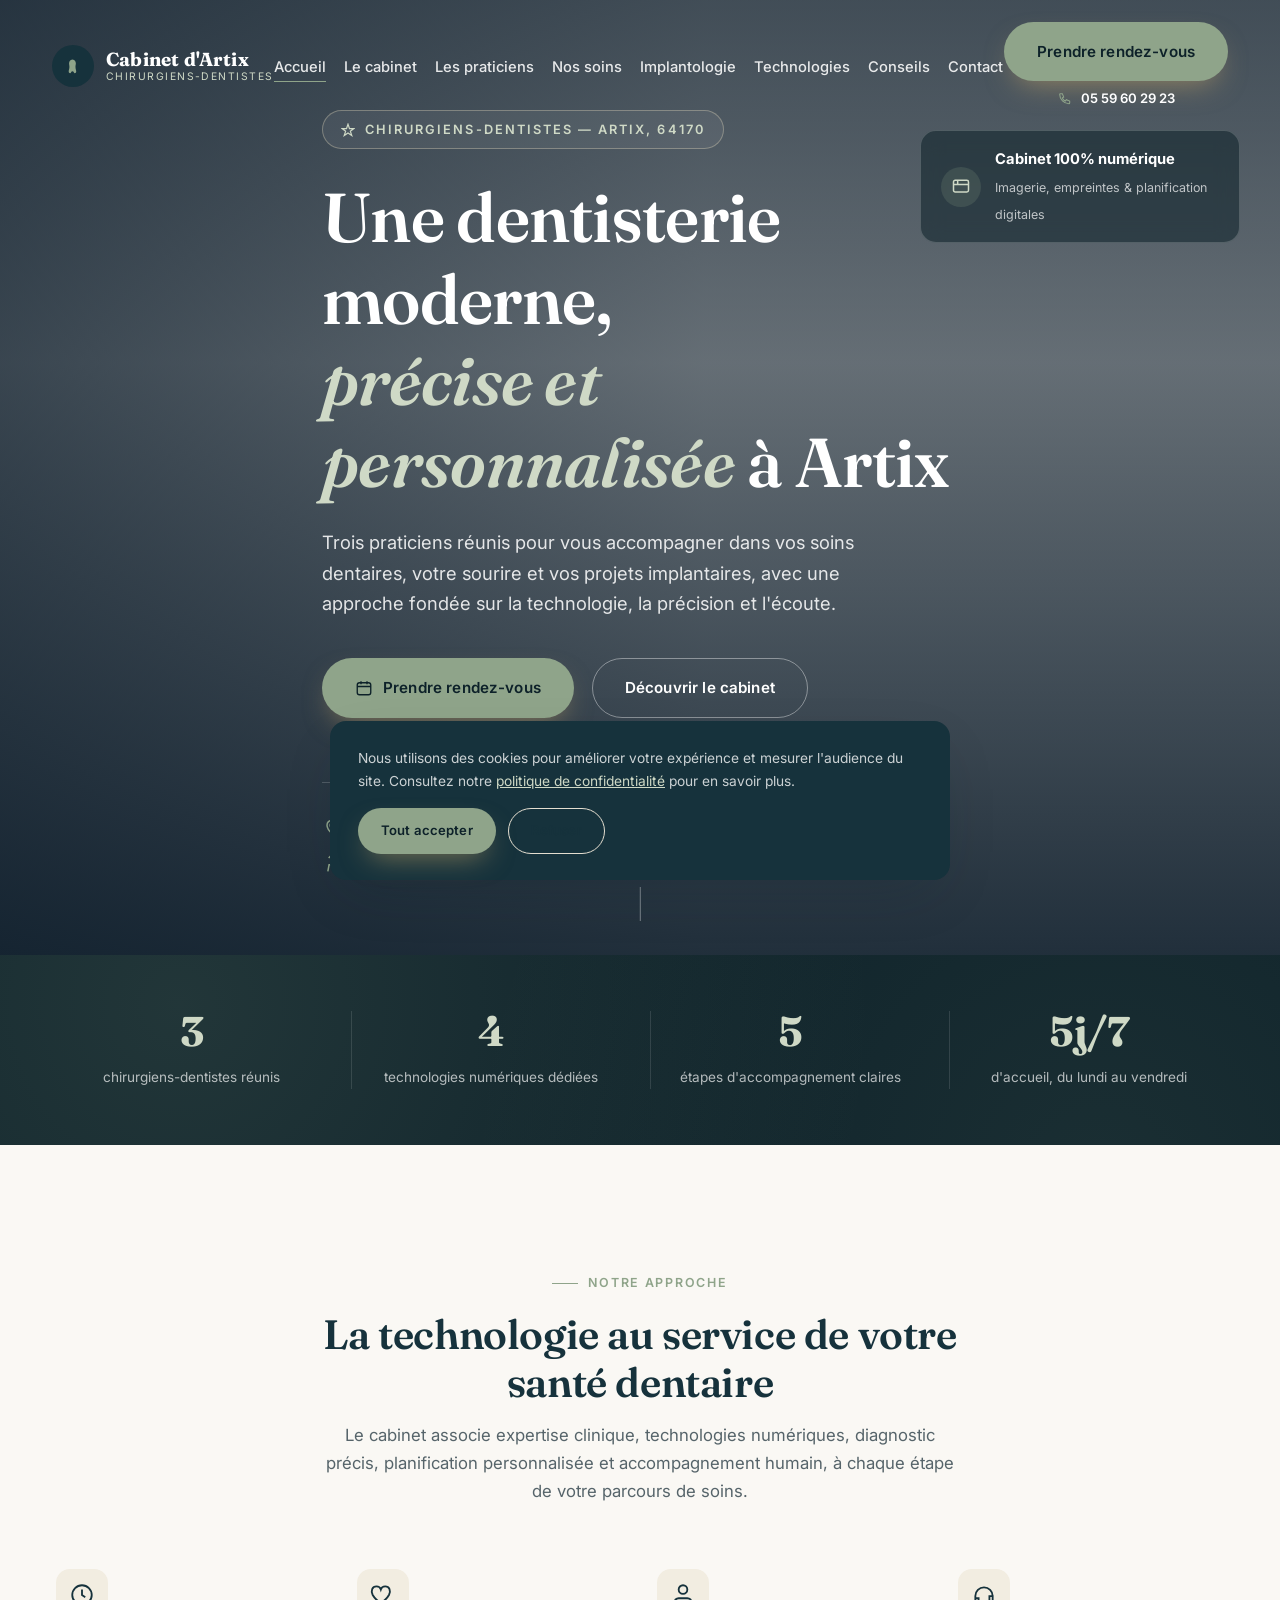
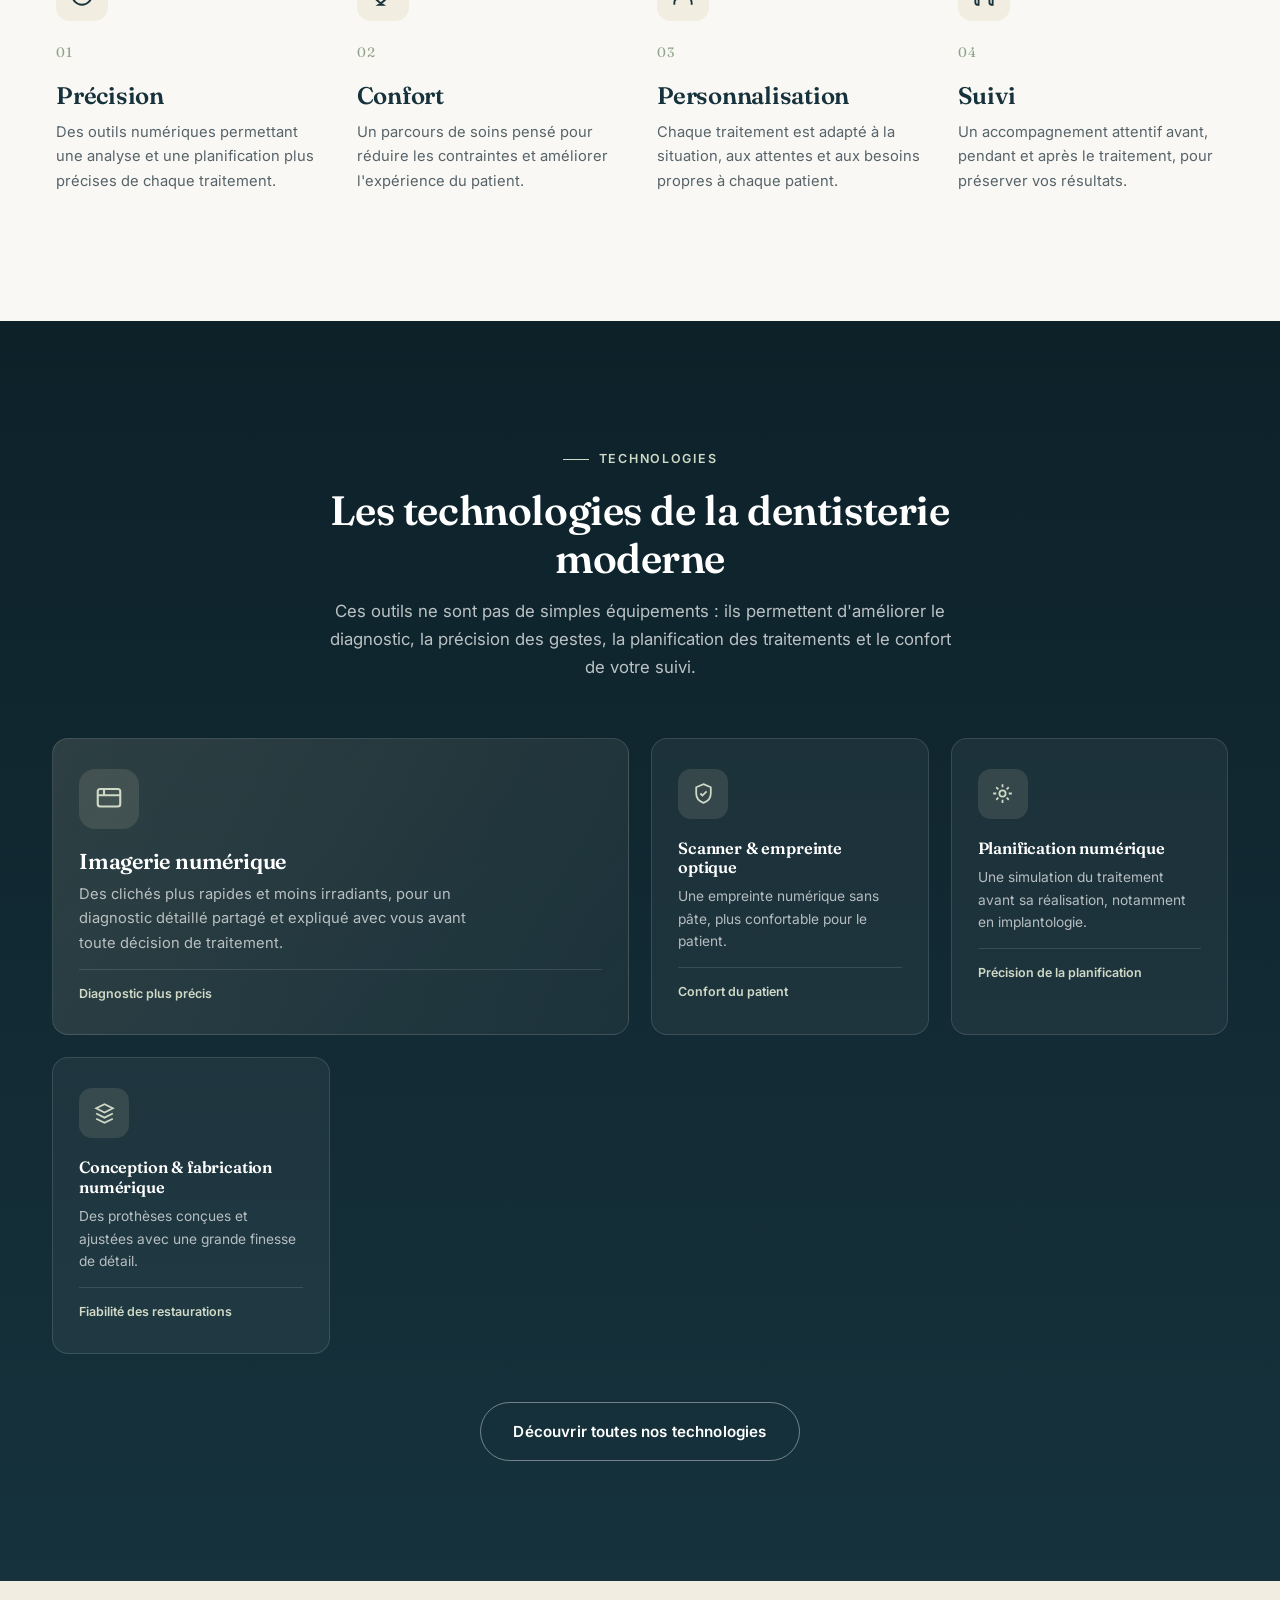
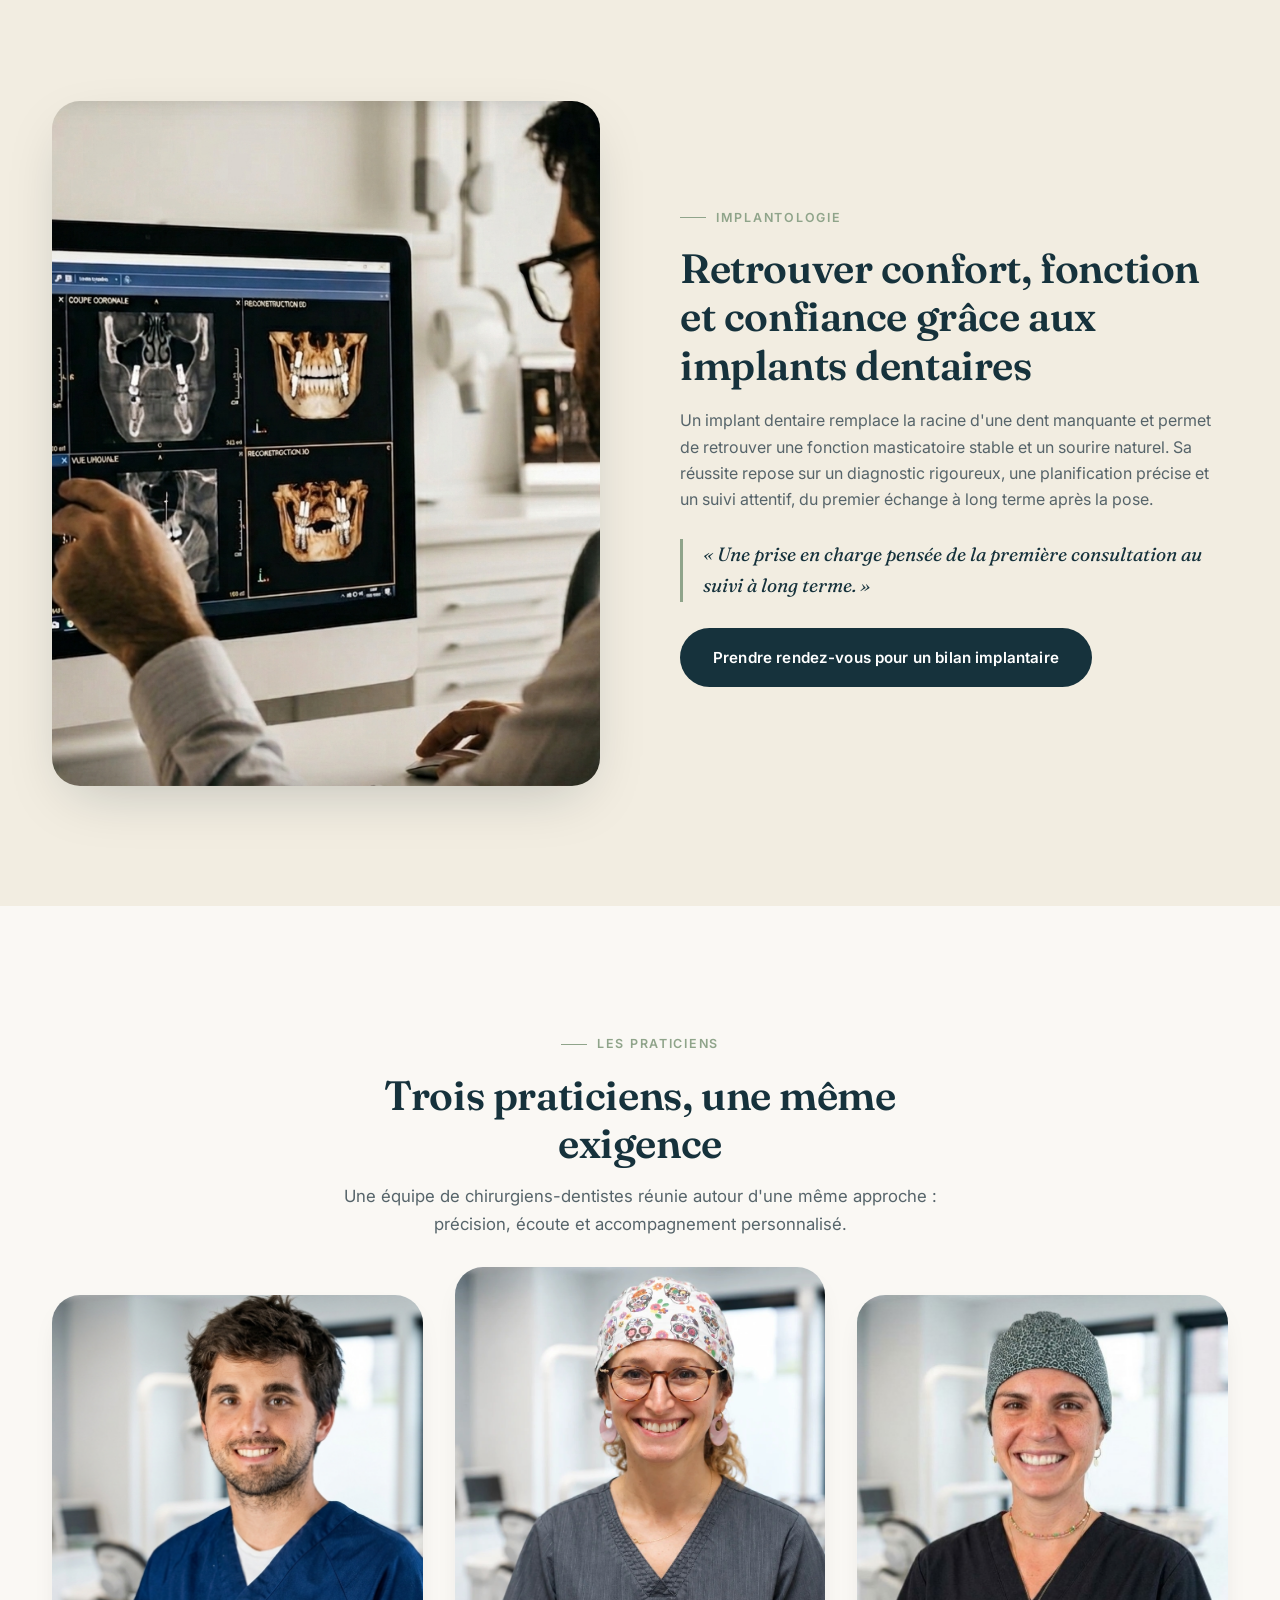
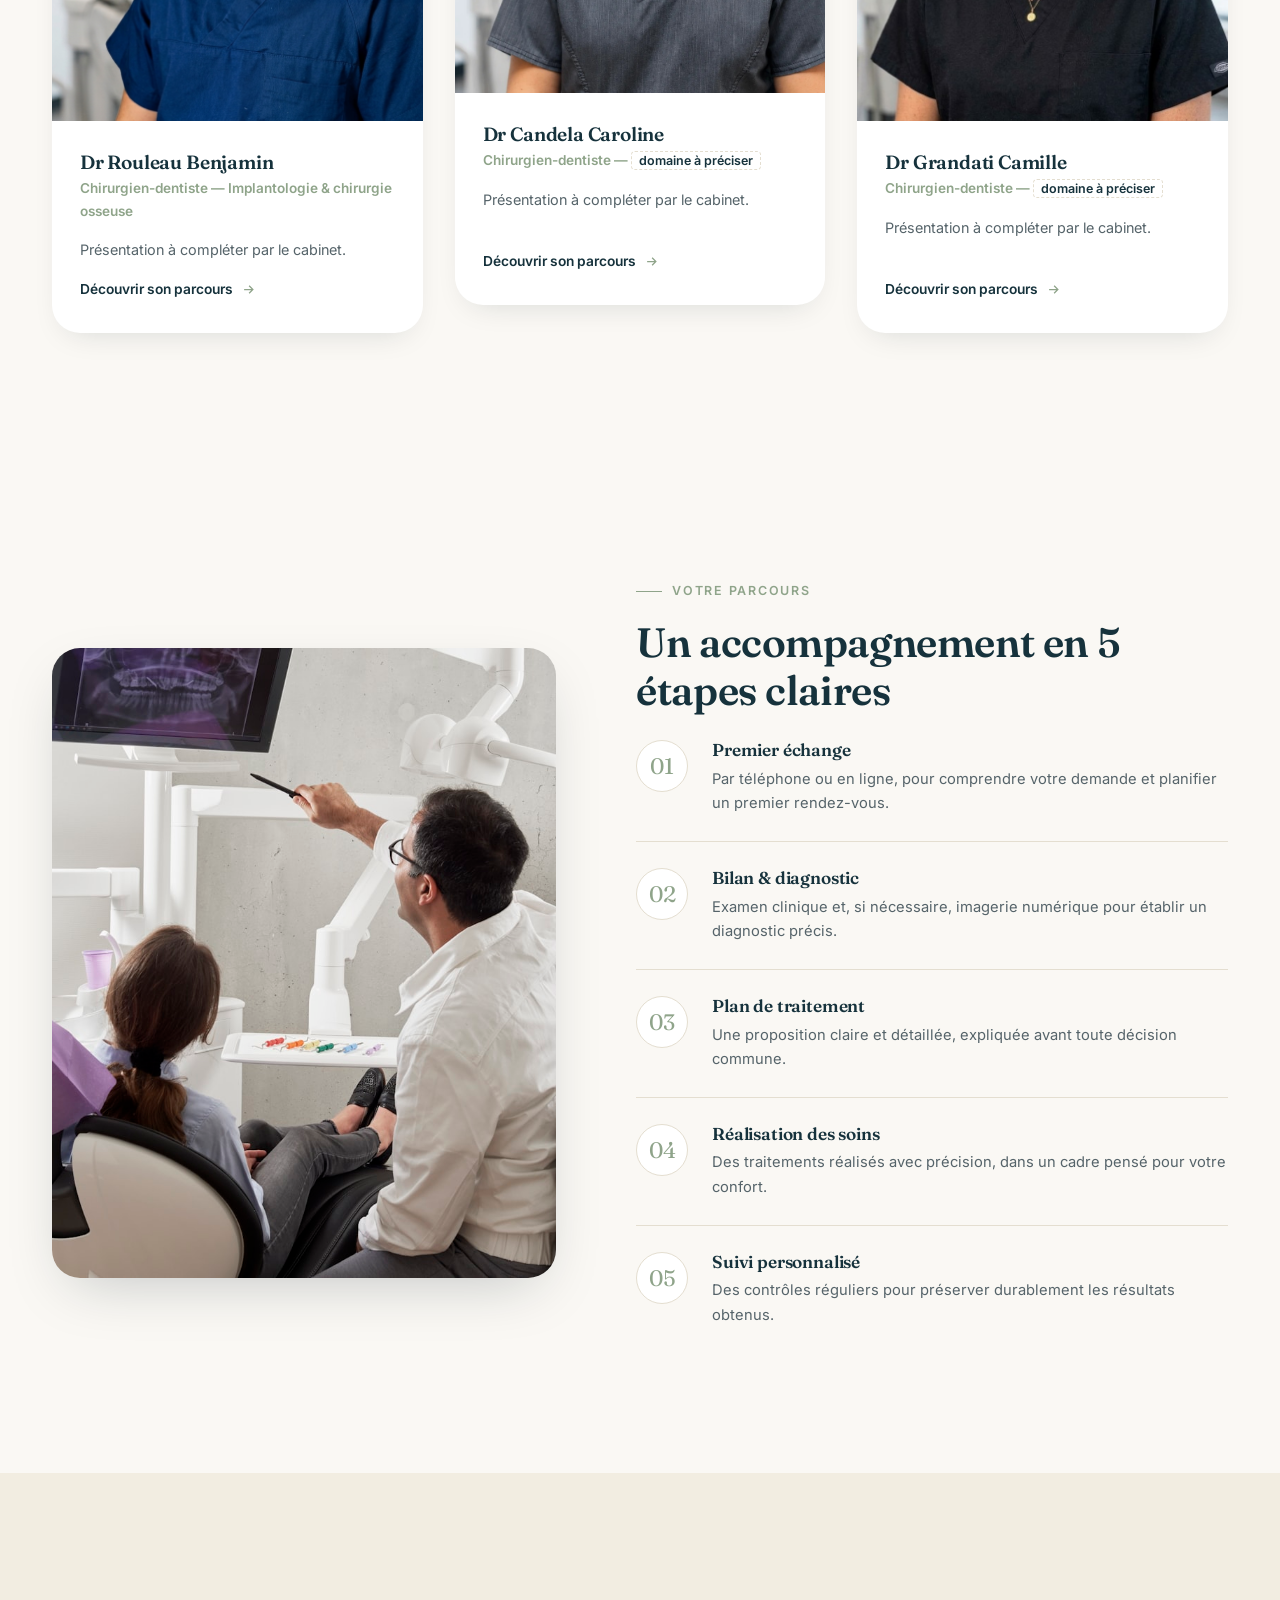
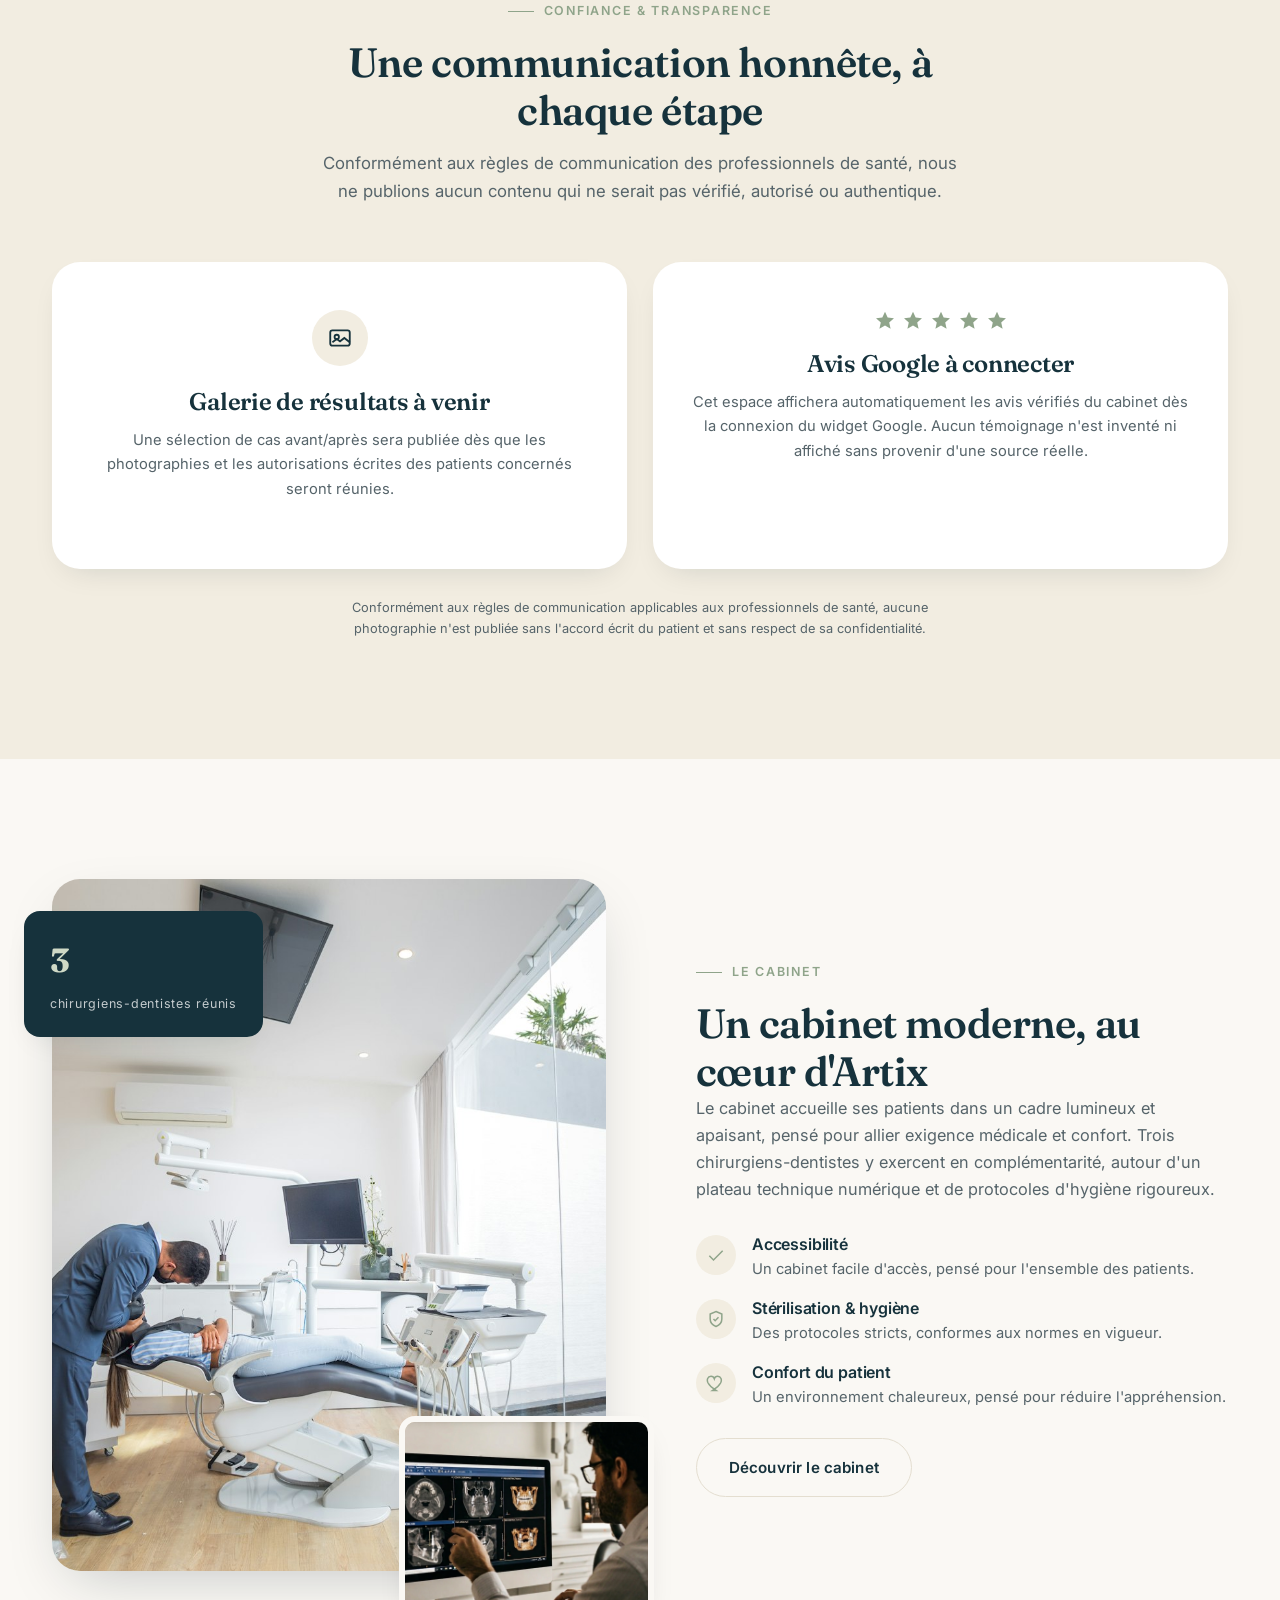
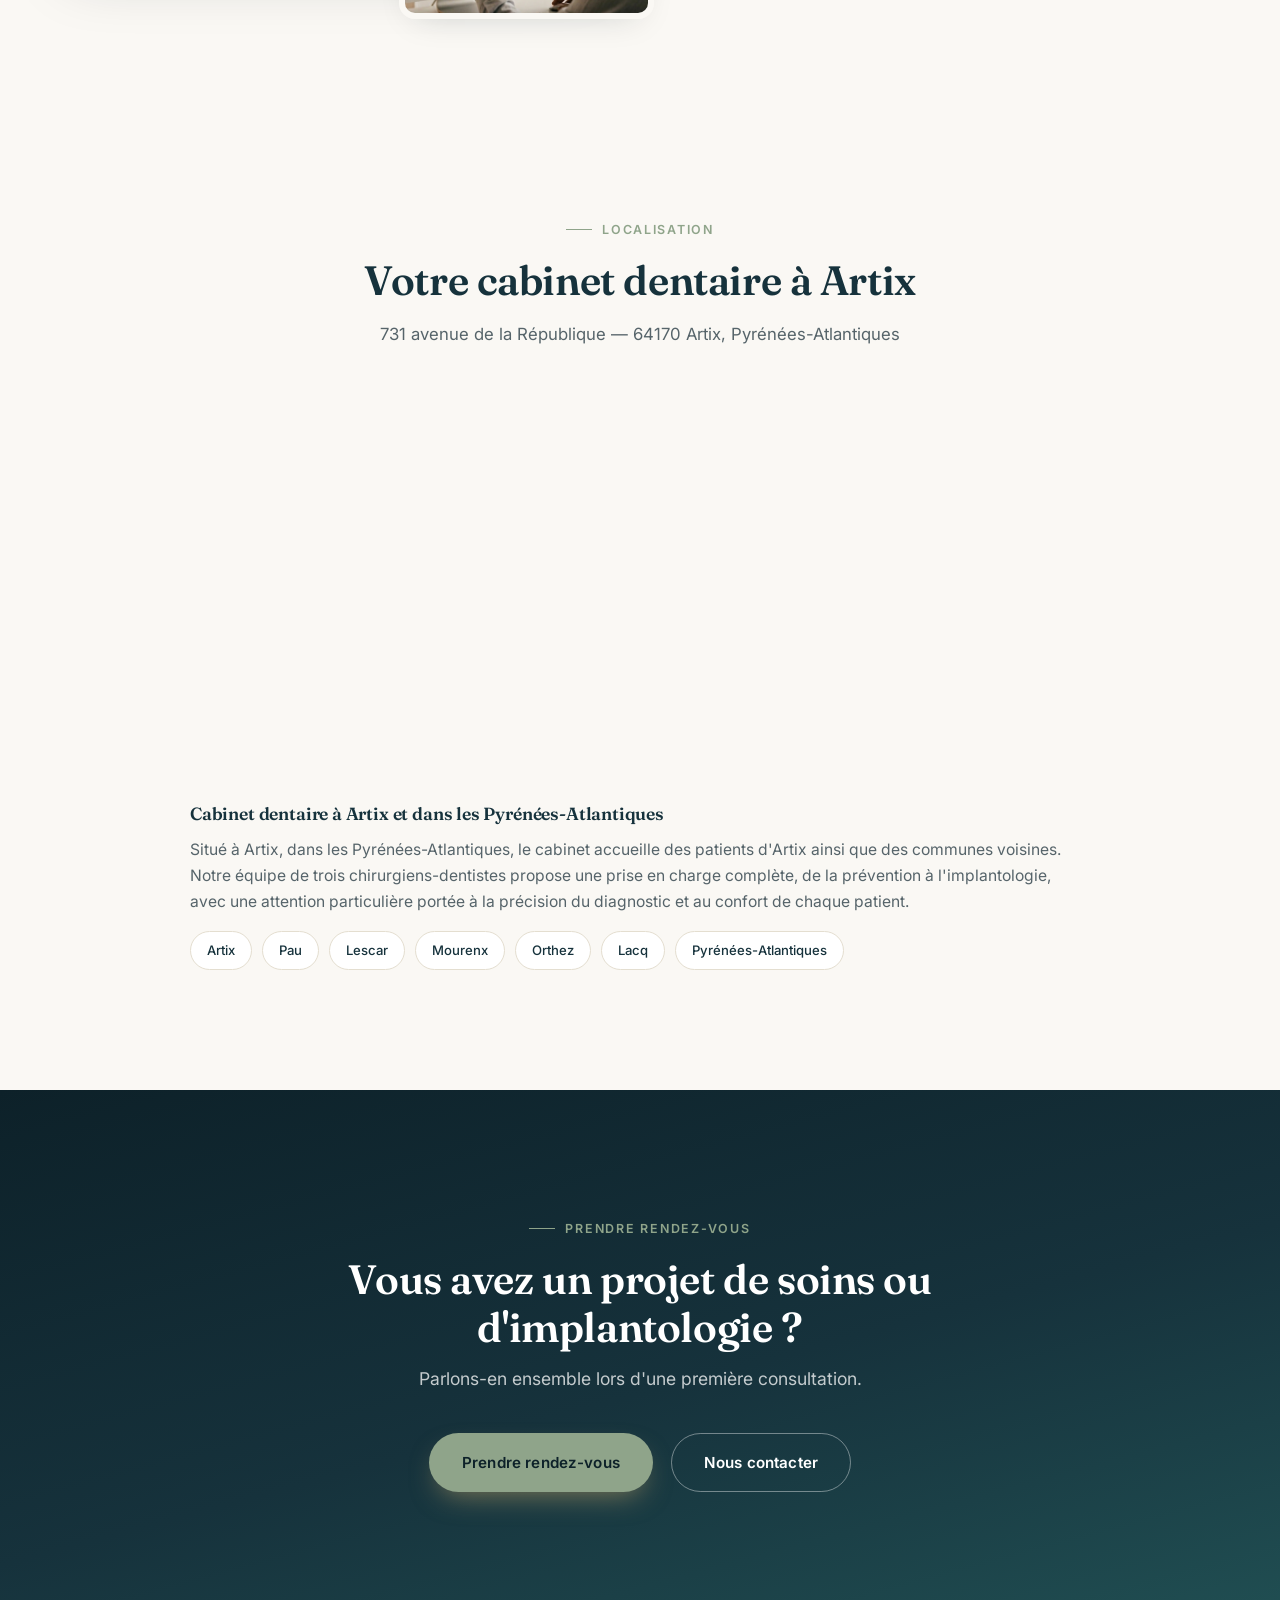
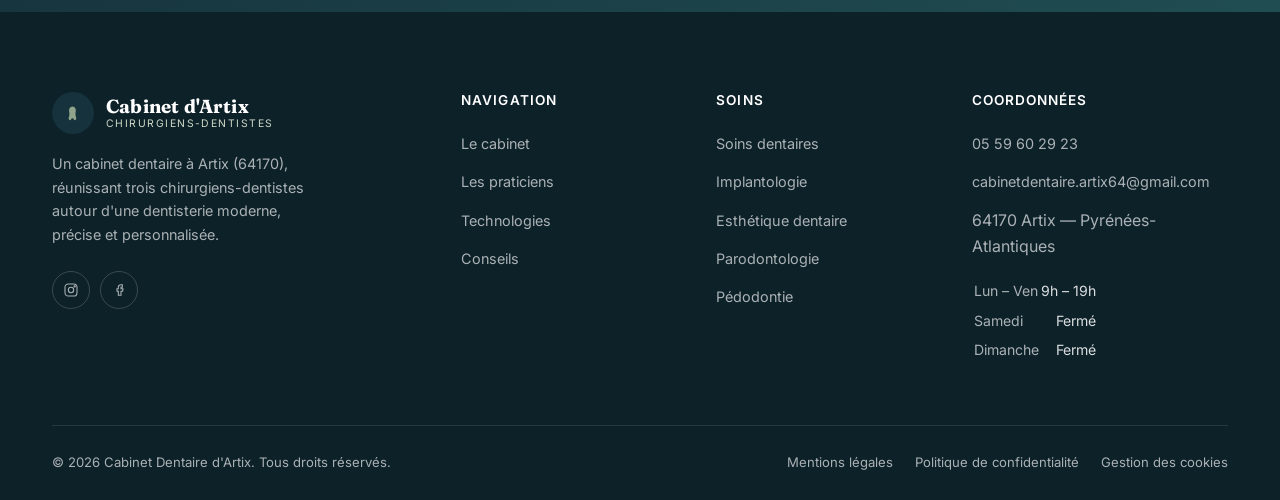
<file: index.html>
<!DOCTYPE html>
<html lang="fr">
<head>
<meta charset="UTF-8">
<meta name="viewport" content="width=device-width, initial-scale=1.0">
<title>Cabinet Dentaire d'Artix — Chirurgiens-dentistes à Artix (64170)</title>
<meta name="description" content="Cabinet dentaire à Artix (64170), Pyrénées-Atlantiques. Trois chirurgiens-dentistes réunis autour de l'implantologie, l'esthétique du sourire et les technologies numériques. Prise en charge personnalisée.">
<meta name="keywords" content="dentiste Artix, cabinet dentaire Artix, chirurgien dentiste Artix 64170, implant dentaire Artix, implantologie Artix, implants dentaires Pyrénées-Atlantiques, dentiste Pyrénées-Atlantiques, cabinet dentaire 64170">
<link rel="canonical" href="https://www.cabinet-dentaire-artix.fr/">
<meta property="og:title" content="Cabinet Dentaire d'Artix — Une dentisterie moderne, précise et personnalisée">
<meta property="og:description" content="Trois chirurgiens-dentistes à Artix (64170), au service de votre sourire, avec une approche fondée sur la technologie, la précision et l'écoute.">
<meta property="og:type" content="website">
<link rel="icon" href="data:image/svg+xml,%3Csvg xmlns='http://www.w3.org/2000/svg' viewBox='0 0 24 24'%3E%3Crect width='24' height='24' rx='6' fill='%2316323c'/%3E%3Cpath fill='%238fa48a' d='M12 5c-2.5 0-4.3 1.7-4.3 4 0 1.6.4 2.4.4 4 0 2.3-.8 3.1-.8 5 0 1.1.7 1.9 1.5 1.9 1.1 0 1.1-2.3 2.6-2.3s1.5 2.3 2.6 2.3c.8 0 1.5-.8 1.5-1.9 0-1.9-.8-2.7-.8-5 0-1.6.4-2.4.4-4 0-2.3-1.8-4-4.3-4z'/%3E%3C/svg%3E">
<link rel="preconnect" href="https://fonts.googleapis.com">
<link rel="preconnect" href="https://fonts.gstatic.com" crossorigin>
<link href="https://fonts.googleapis.com/css2?family=Fraunces:ital,opsz,wght@0,9..144,500;0,9..144,600;1,9..144,500&family=Inter:wght@400;500;600;700&display=swap" rel="stylesheet">
<link rel="stylesheet" href="css/style.css">

<!-- JSON-LD SEO local — coordonnées à confirmer par le cabinet avant mise en ligne -->
<script type="application/ld+json">
{
  "@context": "https://schema.org",
  "@type": "Dentist",
  "name": "Cabinet Dentaire d'Artix",
  "image": "assets/img/cabinet-benjamin.jpg",
  "telephone": "+33559602923",
  "email": "cabinetdentaire.artix64@gmail.com",
  "priceRange": "€€",
  "address": {
    "@type": "PostalAddress",
    "streetAddress": "731 avenue de la République",
    "addressLocality": "Artix",
    "postalCode": "64170",
    "addressRegion": "Pyrénées-Atlantiques",
    "addressCountry": "FR"
  },
  "geo": { "@type": "GeoCoordinates", "latitude": 43.3667, "longitude": -0.3833 },
  "areaServed": ["Artix", "Pau", "Lescar", "Mourenx", "Orthez", "Pyrénées-Atlantiques"],
  "medicalSpecialty": ["Dentistry", "Implantology", "Periodontics"],
  "openingHours": ["Mo-Fr 09:00-19:00"],
  "employee": [
    { "@type": "Dentist", "name": "Dr Rouleau Benjamin" },
    { "@type": "Dentist", "name": "Dr Candela Caroline" },
    { "@type": "Dentist", "name": "Dr Grandati Camille" }
  ]
}
</script>
</head>
<body>

<!-- ============ HEADER ============ -->
<header class="site-header" id="siteHeader">
  <div class="container">
    <a href="index.html" class="logo">
      <span class="logo-mark">
        <svg viewBox="0 0 24 24" fill="none"><path d="M12 5c-2.5 0-4.3 1.7-4.3 4 0 1.6.4 2.4.4 4 0 2.3-.8 3.1-.8 5 0 1.1.7 1.9 1.5 1.9 1.1 0 1.1-2.3 2.6-2.3s1.5 2.3 2.6 2.3c.8 0 1.5-.8 1.5-1.9 0-1.9-.8-2.7-.8-5 0-1.6.4-2.4.4-4 0-2.3-1.8-4-4.3-4z" fill="currentColor"/></svg>
      </span>
      <span class="logo-text">
        <strong>Cabinet d'Artix</strong>
        <span>Chirurgiens-dentistes</span>
      </span>
    </a>

    <nav class="main-nav">
      <ul>
        <li><a href="index.html" class="active">Accueil</a></li>
        <li><a href="le-cabinet.html">Le cabinet</a></li>
        <li><a href="les-praticiens.html">Les praticiens</a></li>
        <li><a href="soins-dentaires.html">Nos soins</a></li>
        <li><a href="implantologie.html">Implantologie</a></li>
        <li><a href="technologies.html">Technologies</a></li>
        <li><a href="conseils.html">Conseils</a></li>
        <li><a href="contact.html">Contact</a></li>
      </ul>
    </nav>

    <div class="header-actions">
      <div class="header-cta">
        <a href="contact.html" class="btn btn-primary">Prendre rendez-vous</a>
        <a href="tel:+33559602923" class="header-call">
          <svg viewBox="0 0 24 24" fill="none" stroke="currentColor" stroke-width="1.6"><path d="M4 5c0-.6.4-1 1-1h3l2 5-2 1.5c.9 2 2.5 3.6 4.5 4.5L14 13l5 2v3c0 .6-.4 1-1 1C10.6 19 4 12.4 4 5z"/></svg>
          <span>05 59 60 29 23</span>
        </a>
      </div>
      <button class="nav-toggle" id="navToggle" aria-label="Ouvrir le menu">
        <span></span><span></span><span></span>
      </button>
    </div>
  </div>
</header>

<div class="mobile-nav-panel" id="mobileNav">
  <ul>
    <li><a href="index.html">Accueil</a></li>
    <li><a href="le-cabinet.html">Le cabinet</a></li>
    <li><a href="les-praticiens.html">Les praticiens</a></li>
    <li><a href="soins-dentaires.html">Nos soins</a></li>
    <li><a href="implantologie.html">Implantologie</a></li>
    <li><a href="technologies.html">Technologies</a></li>
    <li><a href="conseils.html">Conseils</a></li>
    <li><a href="contact.html">Contact</a></li>
  </ul>
  <a href="contact.html" class="btn btn-primary">Prendre rendez-vous</a>
  <a href="tel:+33559602923" class="header-call">
    <svg viewBox="0 0 24 24" fill="none" stroke="currentColor" stroke-width="1.6" style="width:18px;height:18px"><path d="M4 5c0-.6.4-1 1-1h3l2 5-2 1.5c.9 2 2.5 3.6 4.5 4.5L14 13l5 2v3c0 .6-.4 1-1 1C10.6 19 4 12.4 4 5z"/></svg>
    05 59 60 29 23
  </a>
</div>

<main>

<!-- ============ HERO ============ -->
<section class="hero" id="accueil">
  <div class="hero-media">
    <img class="hero-media-img is-a" src="assets/img/cabinet-benjamin.jpg" alt="Salle de soins du Dr Rouleau Benjamin, au Cabinet Dentaire d'Artix" loading="eager">
    <img class="hero-media-img is-b" src="assets/img/cabinet-camille.jpg" alt="Salle de soins du Dr Grandati Camille, au Cabinet Dentaire d'Artix" loading="eager">
  </div>
  <div class="hero-floating-badge">
    <span class="ico"><svg viewBox="0 0 24 24" fill="none" stroke="currentColor" stroke-width="1.8"><rect x="3" y="4" width="18" height="14" rx="2"/><path d="M3 9h18M8 4v5"/></svg></span>
    <div><strong>Cabinet 100% numérique</strong><span>Imagerie, empreintes &amp; planification digitales</span></div>
  </div>
  <div class="container hero-content">
    <div class="hero-eyebrow">
      <svg width="14" height="14" viewBox="0 0 24 24" fill="none" stroke="currentColor" stroke-width="2"><path d="M12 2l2.5 7.5H22l-6 4.5 2.5 7.5L12 17l-6.5 4.5L8 14l-6-4.5h7.5z"/></svg>
      Chirurgiens-dentistes — Artix, 64170
    </div>
    <h1 data-reveal>Une dentisterie moderne,<br><em>précise et personnalisée</em> à Artix</h1>
    <p class="hero-lead" data-reveal>
      Trois praticiens réunis pour vous accompagner dans vos soins dentaires, votre sourire et vos
      projets implantaires, avec une approche fondée sur la technologie, la précision et l'écoute.
    </p>
    <div class="hero-actions" data-reveal>
      <a href="contact.html" class="btn btn-primary">
        <svg viewBox="0 0 24 24" fill="none" stroke="currentColor" stroke-width="1.8"><rect x="3" y="5" width="18" height="16" rx="3"/><path d="M8 3v4M16 3v4M3 10h18"/></svg>
        Prendre rendez-vous
      </a>
      <a href="le-cabinet.html" class="btn btn-ghost-light">Découvrir le cabinet</a>
    </div>
    <div class="hero-badges" data-reveal>
      <div class="hero-badge">
        <svg viewBox="0 0 24 24" fill="none" stroke="currentColor" stroke-width="1.8"><path d="M12 21s-6-5.5-6-10a6 6 0 1112 0c0 4.5-6 10-6 10z"/><circle cx="12" cy="11" r="2.2"/></svg>
        Artix — 64170
      </div>
      <div class="hero-badge">
        <svg viewBox="0 0 24 24" fill="none" stroke="currentColor" stroke-width="1.8"><circle cx="12" cy="8" r="3.4"/><path d="M5 20c0-3.5 3-6 7-6s7 2.5 7 6"/></svg>
        3 chirurgiens-dentistes
      </div>
      <div class="hero-badge">
        <svg viewBox="0 0 24 24" fill="none" stroke="currentColor" stroke-width="1.8"><rect x="4" y="3" width="16" height="18" rx="2"/><path d="M8 8h8M8 12h8M8 16h5"/></svg>
        Technologies numériques
      </div>
      <div class="hero-badge">
        <svg viewBox="0 0 24 24" fill="none" stroke="currentColor" stroke-width="1.8"><path d="M12 2v13M8 6l4-4 4 4"/><path d="M7 22l1.5-8h7L17 22"/></svg>
        Implantologie &amp; esthétique
      </div>
    </div>
  </div>
  <div class="scroll-cue"><span>Défiler</span><span class="line"></span></div>
</section>

<!-- ============ CHIFFRES CLÉS ============ -->
<section class="stats-band">
  <div class="container stats-band-grid" data-reveal-group>
    <div class="stat-item" data-reveal style="--i:0">
      <strong>3</strong>
      <span>chirurgiens-dentistes réunis</span>
    </div>
    <div class="stat-item" data-reveal style="--i:1">
      <strong>4</strong>
      <span>technologies numériques dédiées</span>
    </div>
    <div class="stat-item" data-reveal style="--i:2">
      <strong>5</strong>
      <span>étapes d'accompagnement claires</span>
    </div>
    <div class="stat-item" data-reveal style="--i:3">
      <strong>5j/7</strong>
      <span>d'accueil, du lundi au vendredi</span>
    </div>
  </div>
</section>

<!-- ============ NOTRE APPROCHE ============ -->
<section class="pillars section-pad" id="approche">
  <div class="container">
    <div class="section-head center" data-reveal>
      <div class="eyebrow">Notre approche</div>
      <h2>La technologie au service de votre santé dentaire</h2>
      <p>Le cabinet associe expertise clinique, technologies numériques, diagnostic précis, planification personnalisée et accompagnement humain, à chaque étape de votre parcours de soins.</p>
    </div>

    <div class="pillars-grid" data-reveal-group>
      <div class="pillar-card" data-reveal style="--i:0">
        <div class="ico"><svg viewBox="0 0 24 24" fill="none" stroke="currentColor" stroke-width="1.7"><circle cx="12" cy="12" r="9"/><path d="M12 7v5l3 2"/></svg></div>
        <span class="pillar-num">01</span>
        <h3>Précision</h3>
        <p>Des outils numériques permettant une analyse et une planification plus précises de chaque traitement.</p>
      </div>
      <div class="pillar-card" data-reveal style="--i:1">
        <div class="ico"><svg viewBox="0 0 24 24" fill="none" stroke="currentColor" stroke-width="1.7"><path d="M12 21s-7-4.5-9.5-9C.5 8 2 4 6 4c2 0 3.5 1.2 4 2.8C10.5 5.2 12 4 14 4c4 0 5.5 4 3.5 8-2.5 4.5-9.5 9-9.5 9z"/></svg></div>
        <span class="pillar-num">02</span>
        <h3>Confort</h3>
        <p>Un parcours de soins pensé pour réduire les contraintes et améliorer l'expérience du patient.</p>
      </div>
      <div class="pillar-card" data-reveal style="--i:2">
        <div class="ico"><svg viewBox="0 0 24 24" fill="none" stroke="currentColor" stroke-width="1.7"><path d="M20 21v-2a4 4 0 00-4-4H8a4 4 0 00-4 4v2"/><circle cx="12" cy="7" r="4"/></svg></div>
        <span class="pillar-num">03</span>
        <h3>Personnalisation</h3>
        <p>Chaque traitement est adapté à la situation, aux attentes et aux besoins propres à chaque patient.</p>
      </div>
      <div class="pillar-card" data-reveal style="--i:3">
        <div class="ico"><svg viewBox="0 0 24 24" fill="none" stroke="currentColor" stroke-width="1.7"><path d="M4 13a8 8 0 0116 0M4 13v6a2 2 0 002 2h1v-6H4zm14 0h2v8h-1a2 2 0 01-2-2v-6z"/></svg></div>
        <span class="pillar-num">04</span>
        <h3>Suivi</h3>
        <p>Un accompagnement attentif avant, pendant et après le traitement, pour préserver vos résultats.</p>
      </div>
    </div>
  </div>
</section>

<!-- ============ TECHNOLOGIES (teaser) ============ -->
<section class="tech section-pad" id="technologies">
  <div class="container">
    <div class="section-head center" data-reveal>
      <div class="eyebrow">Technologies</div>
      <h2>Les technologies de la dentisterie moderne</h2>
      <p>Ces outils ne sont pas de simples équipements : ils permettent d'améliorer le diagnostic, la précision des gestes, la planification des traitements et le confort de votre suivi.</p>
    </div>

    <div class="tech-grid tech-grid--bento" data-reveal-group>
      <div class="tech-card" data-reveal style="--i:0">
        <div class="ico"><svg viewBox="0 0 24 24" fill="none" stroke="currentColor" stroke-width="1.7"><rect x="3" y="4" width="18" height="14" rx="2"/><path d="M3 9h18M8 4v5"/></svg></div>
        <h3>Imagerie numérique</h3>
        <p>Des clichés plus rapides et moins irradiants, pour un diagnostic détaillé partagé et expliqué avec vous avant toute décision de traitement.</p>
        <div class="tech-benefit">Diagnostic plus précis</div>
      </div>
      <div class="tech-card" data-reveal style="--i:1">
        <div class="ico"><svg viewBox="0 0 24 24" fill="none" stroke="currentColor" stroke-width="1.7"><path d="M12 3l7 3v6c0 4.5-3 7.5-7 9-4-1.5-7-4.5-7-9V6l7-3z"/><path d="M9 12l2 2 4-4"/></svg></div>
        <h3>Scanner &amp; empreinte optique</h3>
        <p>Une empreinte numérique sans pâte, plus confortable pour le patient.</p>
        <div class="tech-benefit">Confort du patient</div>
      </div>
      <div class="tech-card" data-reveal style="--i:2">
        <div class="ico"><svg viewBox="0 0 24 24" fill="none" stroke="currentColor" stroke-width="1.7"><circle cx="12" cy="12" r="3"/><path d="M3 12h3M18 12h3M12 3v3M12 18v3M6 6l2 2M16 16l2 2M6 18l2-2M16 8l2-2"/></svg></div>
        <h3>Planification numérique</h3>
        <p>Une simulation du traitement avant sa réalisation, notamment en implantologie.</p>
        <div class="tech-benefit">Précision de la planification</div>
      </div>
      <div class="tech-card" data-reveal style="--i:3">
        <div class="ico"><svg viewBox="0 0 24 24" fill="none" stroke="currentColor" stroke-width="1.7"><path d="M4 7l8-4 8 4-8 4-8-4z"/><path d="M4 12l8 4 8-4M4 17l8 4 8-4"/></svg></div>
        <h3>Conception &amp; fabrication numérique</h3>
        <p>Des prothèses conçues et ajustées avec une grande finesse de détail.</p>
        <div class="tech-benefit">Fiabilité des restaurations</div>
      </div>
    </div>

    <div style="text-align:center; margin-top:48px;" data-reveal>
      <a href="technologies.html" class="btn btn-ghost-light">Découvrir toutes nos technologies</a>
    </div>
  </div>
</section>

<!-- ============ IMPLANTOLOGIE ============ -->
<section class="implant-cta section-pad" id="implantologie">
  <div class="container implant-cta-grid">
    <div class="implant-cta-media" data-reveal>
      <img src="assets/img/scanner-intraoral.jpg" alt="Praticien étudiant une planification implantaire numérique" loading="lazy">
    </div>
    <div data-reveal>
      <div class="eyebrow">Implantologie</div>
      <h2>Retrouver confort, fonction et confiance grâce aux implants dentaires</h2>
      <p style="color:var(--ink-soft); margin-top:18px;">
        Un implant dentaire remplace la racine d'une dent manquante et permet de retrouver une fonction
        masticatoire stable et un sourire naturel. Sa réussite repose sur un diagnostic rigoureux, une
        planification précise et un suivi attentif, du premier échange à long terme après la pose.
      </p>
      <blockquote class="implant-tagline">« Une prise en charge pensée de la première consultation au suivi à long terme. »</blockquote>
      <a href="contact.html?tab=rdv&amp;motif=implant" class="btn btn-dark">Prendre rendez-vous pour un bilan implantaire</a>
    </div>
  </div>
</section>

<!-- ============ 3 PRATICIENS ============ -->
<section class="team section-pad" id="praticiens">
  <div class="container">
    <div class="section-head center" data-reveal>
      <div class="eyebrow">Les praticiens</div>
      <h2>Trois praticiens, une même exigence</h2>
      <p>Une équipe de chirurgiens-dentistes réunie autour d'une même approche&nbsp;: précision, écoute et accompagnement personnalisé.</p>
    </div>

    <div class="practitioners-grid" data-reveal-group>
      <div class="practitioner-card" data-reveal style="--i:0">
        <div class="practitioner-photo"><img src="assets/img/team-benjamin.jpg" alt="Portrait du Dr Rouleau Benjamin, chirurgien-dentiste du Cabinet Dentaire d'Artix" loading="lazy"></div>
        <div class="practitioner-body">
          <h3>Dr Rouleau Benjamin</h3>
          <div class="practitioner-role">Chirurgien-dentiste — Implantologie &amp; chirurgie osseuse</div>
          <p>Présentation à compléter par le cabinet.</p>
          <a href="les-praticiens.html" class="practitioner-cta">Découvrir son parcours <svg viewBox="0 0 24 24" fill="none" stroke="currentColor" stroke-width="2"><path d="M5 12h14M13 6l6 6-6 6"/></svg></a>
        </div>
      </div>
      <div class="practitioner-card" data-reveal style="--i:1">
        <div class="practitioner-photo"><img src="assets/img/team-candela.jpg" alt="Portrait du Dr Candela Caroline, chirurgien-dentiste du Cabinet Dentaire d'Artix" loading="lazy"></div>
        <div class="practitioner-body">
          <h3>Dr Candela Caroline</h3>
          <div class="practitioner-role">Chirurgien-dentiste — <span class="placeholder">domaine à préciser</span></div>
          <p>Présentation à compléter par le cabinet.</p>
          <a href="les-praticiens.html" class="practitioner-cta">Découvrir son parcours <svg viewBox="0 0 24 24" fill="none" stroke="currentColor" stroke-width="2"><path d="M5 12h14M13 6l6 6-6 6"/></svg></a>
        </div>
      </div>
      <div class="practitioner-card" data-reveal style="--i:2">
        <div class="practitioner-photo"><img src="assets/img/team-grandati.jpg" alt="Portrait du Dr Grandati Camille, chirurgien-dentiste du Cabinet Dentaire d'Artix" loading="lazy"></div>
        <div class="practitioner-body">
          <h3>Dr Grandati Camille</h3>
          <div class="practitioner-role">Chirurgien-dentiste — <span class="placeholder">domaine à préciser</span></div>
          <p>Présentation à compléter par le cabinet.</p>
          <a href="les-praticiens.html" class="practitioner-cta">Découvrir son parcours <svg viewBox="0 0 24 24" fill="none" stroke="currentColor" stroke-width="2"><path d="M5 12h14M13 6l6 6-6 6"/></svg></a>
        </div>
      </div>
    </div>
  </div>
</section>

<!-- ============ VOTRE PARCOURS ============ -->
<section class="journey section-pad" id="parcours">
  <div class="container journey-grid">
    <div class="journey-media" data-reveal>
      <img src="assets/img/consultation.jpg" alt="Chirurgien-dentiste expliquant un diagnostic à une patiente" loading="lazy">
    </div>
    <div data-reveal>
      <div class="eyebrow">Votre parcours</div>
      <h2>Un accompagnement en 5 étapes claires</h2>
      <div class="steps">
        <div class="step">
          <div class="step-num">01</div>
          <div>
            <h3>Premier échange</h3>
            <p>Par téléphone ou en ligne, pour comprendre votre demande et planifier un premier rendez-vous.</p>
          </div>
        </div>
        <div class="step">
          <div class="step-num">02</div>
          <div>
            <h3>Bilan &amp; diagnostic</h3>
            <p>Examen clinique et, si nécessaire, imagerie numérique pour établir un diagnostic précis.</p>
          </div>
        </div>
        <div class="step">
          <div class="step-num">03</div>
          <div>
            <h3>Plan de traitement</h3>
            <p>Une proposition claire et détaillée, expliquée avant toute décision commune.</p>
          </div>
        </div>
        <div class="step">
          <div class="step-num">04</div>
          <div>
            <h3>Réalisation des soins</h3>
            <p>Des traitements réalisés avec précision, dans un cadre pensé pour votre confort.</p>
          </div>
        </div>
        <div class="step">
          <div class="step-num">05</div>
          <div>
            <h3>Suivi personnalisé</h3>
            <p>Des contrôles réguliers pour préserver durablement les résultats obtenus.</p>
          </div>
        </div>
      </div>
    </div>
  </div>
</section>

<!-- ============ CONFIANCE & TRANSPARENCE (résultats + avis) ============ -->
<section class="section-pad" id="confiance" style="background:var(--beige);">
  <div class="container">
    <div class="section-head center" data-reveal>
      <div class="eyebrow">Confiance &amp; transparence</div>
      <h2>Une communication honnête, à chaque étape</h2>
      <p>Conformément aux règles de communication des professionnels de santé, nous ne publions aucun contenu qui ne serait pas vérifié, autorisé ou authentique.</p>
    </div>

    <div class="trust-split-grid" data-reveal-group>
      <div class="trust-split-card" data-reveal style="--i:0">
        <div class="ico"><svg viewBox="0 0 24 24" fill="none" stroke="currentColor" stroke-width="1.7"><rect x="3" y="5" width="18" height="14" rx="2"/><circle cx="9" cy="11" r="2"/><path d="M21 16l-5-4-4 3-3-2-4 3"/></svg></div>
        <h3>Galerie de résultats à venir</h3>
        <p>Une sélection de cas avant/après sera publiée dès que les photographies et les autorisations écrites des patients concernés seront réunies.</p>
      </div>
      <div class="trust-split-card" data-reveal style="--i:1">
        <div class="stars">
          <svg viewBox="0 0 24 24" fill="currentColor"><path d="M12 2l2.9 6.3 6.9.7-5.2 4.7 1.5 6.8L12 17l-6.1 3.5 1.5-6.8-5.2-4.7 6.9-.7z"/></svg>
          <svg viewBox="0 0 24 24" fill="currentColor"><path d="M12 2l2.9 6.3 6.9.7-5.2 4.7 1.5 6.8L12 17l-6.1 3.5 1.5-6.8-5.2-4.7 6.9-.7z"/></svg>
          <svg viewBox="0 0 24 24" fill="currentColor"><path d="M12 2l2.9 6.3 6.9.7-5.2 4.7 1.5 6.8L12 17l-6.1 3.5 1.5-6.8-5.2-4.7 6.9-.7z"/></svg>
          <svg viewBox="0 0 24 24" fill="currentColor"><path d="M12 2l2.9 6.3 6.9.7-5.2 4.7 1.5 6.8L12 17l-6.1 3.5 1.5-6.8-5.2-4.7 6.9-.7z"/></svg>
          <svg viewBox="0 0 24 24" fill="currentColor"><path d="M12 2l2.9 6.3 6.9.7-5.2 4.7 1.5 6.8L12 17l-6.1 3.5 1.5-6.8-5.2-4.7 6.9-.7z"/></svg>
        </div>
        <h3>Avis Google à connecter</h3>
        <p>Cet espace affichera automatiquement les avis vérifiés du cabinet dès la connexion du widget Google. Aucun témoignage n'est inventé ni affiché sans provenir d'une source réelle.</p>
      </div>
    </div>

    <p class="confidentiality-note">Conformément aux règles de communication applicables aux professionnels de santé, aucune photographie n'est publiée sans l'accord écrit du patient et sans respect de sa confidentialité.</p>
  </div>
</section>

<!-- ============ LE CABINET (teaser) ============ -->
<section class="about section-pad" id="cabinet">
  <div class="container about-grid">
    <div class="about-media" data-reveal>
      <div class="about-stat">
        <strong>3</strong>
        <span>chirurgiens-dentistes réunis</span>
      </div>
      <div class="frame-main">
        <img src="assets/img/cabinet-vue.jpg" alt="Salle de soins du Cabinet Dentaire d'Artix" loading="lazy">
      </div>
      <div class="frame-float">
        <img src="assets/img/scanner-intraoral.jpg" alt="Équipement d'imagerie numérique du cabinet" loading="lazy">
      </div>
    </div>
    <div class="about-body" data-reveal>
      <div class="eyebrow">Le cabinet</div>
      <h2>Un cabinet moderne, au cœur d'Artix</h2>
      <p>
        Le cabinet accueille ses patients dans un cadre lumineux et apaisant, pensé pour allier exigence
        médicale et confort. Trois chirurgiens-dentistes y exercent en complémentarité, autour d'un plateau
        technique numérique et de protocoles d'hygiène rigoureux.
      </p>
      <div class="about-points">
        <div class="about-point">
          <span class="ico"><svg viewBox="0 0 24 24" fill="none" stroke="currentColor" stroke-width="1.8"><path d="M20 7L9 18l-5-5"/></svg></span>
          <div><h4>Accessibilité</h4><p>Un cabinet facile d'accès, pensé pour l'ensemble des patients.</p></div>
        </div>
        <div class="about-point">
          <span class="ico"><svg viewBox="0 0 24 24" fill="none" stroke="currentColor" stroke-width="1.8"><path d="M12 3l7 3v6c0 4.5-3 7.5-7 9-4-1.5-7-4.5-7-9V6l7-3z"/><path d="M9 12l2 2 4-4"/></svg></span>
          <div><h4>Stérilisation &amp; hygiène</h4><p>Des protocoles stricts, conformes aux normes en vigueur.</p></div>
        </div>
        <div class="about-point">
          <span class="ico"><svg viewBox="0 0 24 24" fill="none" stroke="currentColor" stroke-width="1.8"><path d="M12 21s-7-4.5-9.5-9C.5 8 2 4 6 4c2 0 3.5 1.2 4 2.8C10.5 5.2 12 4 14 4c4 0 5.5 4 3.5 8-2.5 4.5-9.5 9-9.5 9z"/></svg></span>
          <div><h4>Confort du patient</h4><p>Un environnement chaleureux, pensé pour réduire l'appréhension.</p></div>
        </div>
      </div>
      <a href="le-cabinet.html" class="btn btn-outline" style="margin-top:28px;">Découvrir le cabinet</a>
    </div>
  </div>
</section>

<!-- ============ LOCALISATION ============ -->
<section class="local-seo section-pad" id="localisation">
  <div class="container">
    <div class="section-head center" data-reveal>
      <div class="eyebrow">Localisation</div>
      <h2>Votre cabinet dentaire à Artix</h2>
      <p>731 avenue de la République — 64170 Artix, Pyrénées-Atlantiques</p>
    </div>

    <div class="map-embed" data-reveal style="max-width:960px; margin:0 auto 60px;">
      <iframe src="https://www.google.com/maps?q=731+avenue+de+la+R%C3%A9publique,64170+Artix&output=embed" loading="lazy" referrerpolicy="no-referrer-when-downgrade" title="Localisation du Cabinet Dentaire d'Artix" style="height:340px;"></iframe>
    </div>

    <div class="local-seo-body" data-reveal>
      <h3>Cabinet dentaire à Artix et dans les Pyrénées-Atlantiques</h3>
      <p>
        Situé à Artix, dans les Pyrénées-Atlantiques, le cabinet accueille des patients d'Artix ainsi que
        des communes voisines. Notre équipe de trois chirurgiens-dentistes propose une prise en charge
        complète, de la prévention à l'implantologie, avec une attention particulière portée à la précision
        du diagnostic et au confort de chaque patient.
      </p>
      <div class="commune-tags">
        <span>Artix</span><span>Pau</span><span>Lescar</span><span>Mourenx</span><span>Orthez</span><span>Lacq</span><span>Pyrénées-Atlantiques</span>
      </div>
    </div>
  </div>
</section>

<!-- ============ CTA FINAL ============ -->
<section class="cta-final section-pad" id="rdv">
  <div class="container">
    <div data-reveal>
      <div class="eyebrow" style="justify-content:center;">Prendre rendez-vous</div>
      <h2>Vous avez un projet de soins ou d'implantologie ?</h2>
      <p class="lead">Parlons-en ensemble lors d'une première consultation.</p>
      <div class="cta-final-actions">
        <a href="contact.html" class="btn btn-primary">Prendre rendez-vous</a>
        <a href="contact.html?tab=msg" class="btn btn-ghost-light">Nous contacter</a>
      </div>
    </div>
  </div>
</section>

</main>

<!-- ============ FOOTER ============ -->
<footer class="site-footer">
  <div class="container">
    <div class="footer-top">
      <div class="footer-brand">
        <a href="index.html" class="logo">
          <span class="logo-mark">
            <svg viewBox="0 0 24 24" fill="none"><path d="M12 5c-2.5 0-4.3 1.7-4.3 4 0 1.6.4 2.4.4 4 0 2.3-.8 3.1-.8 5 0 1.1.7 1.9 1.5 1.9 1.1 0 1.1-2.3 2.6-2.3s1.5 2.3 2.6 2.3c.8 0 1.5-.8 1.5-1.9 0-1.9-.8-2.7-.8-5 0-1.6.4-2.4.4-4 0-2.3-1.8-4-4.3-4z" fill="currentColor"/></svg>
          </span>
          <span class="logo-text"><strong>Cabinet d'Artix</strong><span>Chirurgiens-dentistes</span></span>
        </a>
        <p>Un cabinet dentaire à Artix (64170), réunissant trois chirurgiens-dentistes autour d'une dentisterie moderne, précise et personnalisée.</p>
        <div class="footer-social">
          <a href="#" aria-label="Instagram"><svg viewBox="0 0 24 24" fill="none" stroke="currentColor" stroke-width="1.6"><rect x="3" y="3" width="18" height="18" rx="5"/><circle cx="12" cy="12" r="4"/><circle cx="17.5" cy="6.5" r="1"/></svg></a>
          <a href="#" aria-label="Facebook"><svg viewBox="0 0 24 24" fill="none" stroke="currentColor" stroke-width="1.6"><path d="M15 8h2V4h-2a4 4 0 00-4 4v2H9v4h2v6h4v-6h2.5l.5-4H15V8z"/></svg></a>
        </div>
      </div>

      <div class="footer-col">
        <h4>Navigation</h4>
        <ul>
          <li><a href="le-cabinet.html">Le cabinet</a></li>
          <li><a href="les-praticiens.html">Les praticiens</a></li>
          <li><a href="technologies.html">Technologies</a></li>
          <li><a href="conseils.html">Conseils</a></li>
        </ul>
      </div>

      <div class="footer-col">
        <h4>Soins</h4>
        <ul>
          <li><a href="soins-dentaires.html">Soins dentaires</a></li>
          <li><a href="implantologie.html">Implantologie</a></li>
          <li><a href="esthetique-dentaire.html">Esthétique dentaire</a></li>
          <li><a href="parodontologie.html">Parodontologie</a></li>
          <li><a href="pedodontie.html">Pédodontie</a></li>
        </ul>
      </div>

      <div class="footer-col">
        <h4>Coordonnées</h4>
        <ul>
          <li><a href="tel:+33559602923">05 59 60 29 23</a></li>
          <li><a href="mailto:cabinetdentaire.artix64@gmail.com">cabinetdentaire.artix64@gmail.com</a></li>
          <li><span>64170 Artix — Pyrénées-Atlantiques</span></li>
        </ul>
        <table class="footer-hours" style="margin-top:16px;">
          <tr><td>Lun – Ven</td><td>9h – 19h</td></tr>
          <tr><td>Samedi</td><td>Fermé</td></tr>
          <tr><td>Dimanche</td><td>Fermé</td></tr>
        </table>
      </div>
    </div>

    <div class="footer-bottom">
      <span>© 2026 Cabinet Dentaire d'Artix. Tous droits réservés.</span>
      <div class="footer-legal">
        <a href="mentions-legales.html">Mentions légales</a>
        <a href="politique-confidentialite.html">Politique de confidentialité</a>
        <a href="gestion-cookies.html">Gestion des cookies</a>
      </div>
    </div>
  </div>
</footer>

<!-- Sticky mobile action bar -->
<div class="mobile-bar">
  <a href="tel:+33559602923" class="btn btn-outline">
    <svg viewBox="0 0 24 24" fill="none" stroke="currentColor" stroke-width="1.8" style="width:16px;height:16px"><path d="M4 5c0-.6.4-1 1-1h3l2 5-2 1.5c.9 2 2.5 3.6 4.5 4.5L14 13l5 2v3c0 .6-.4 1-1 1C10.6 19 4 12.4 4 5z"/></svg>
    Appeler
  </a>
  <a href="contact.html" class="btn btn-primary">
    <svg viewBox="0 0 24 24" fill="none" stroke="currentColor" stroke-width="1.8" style="width:16px;height:16px"><rect x="3" y="5" width="18" height="16" rx="3"/><path d="M8 3v4M16 3v4M3 10h18"/></svg>
    Rendez-vous
  </a>
</div>

<button class="to-top" id="toTop" aria-label="Retour en haut">
  <svg viewBox="0 0 24 24" fill="none" stroke="currentColor" stroke-width="2"><path d="M12 19V5M5 12l7-7 7 7"/></svg>
</button>

<div class="cookie-banner" id="cookieBanner">
  <p>Nous utilisons des cookies pour améliorer votre expérience et mesurer l'audience du site. Consultez notre <a href="politique-confidentialite.html">politique de confidentialité</a> pour en savoir plus.</p>
  <div class="cookie-actions">
    <button class="btn btn-primary" id="cookieAccept">Tout accepter</button>
    <button class="btn btn-outline" id="cookieDecline">Refuser</button>
  </div>
</div>

<script src="js/main.js"></script>
</body>
</html>
</file>
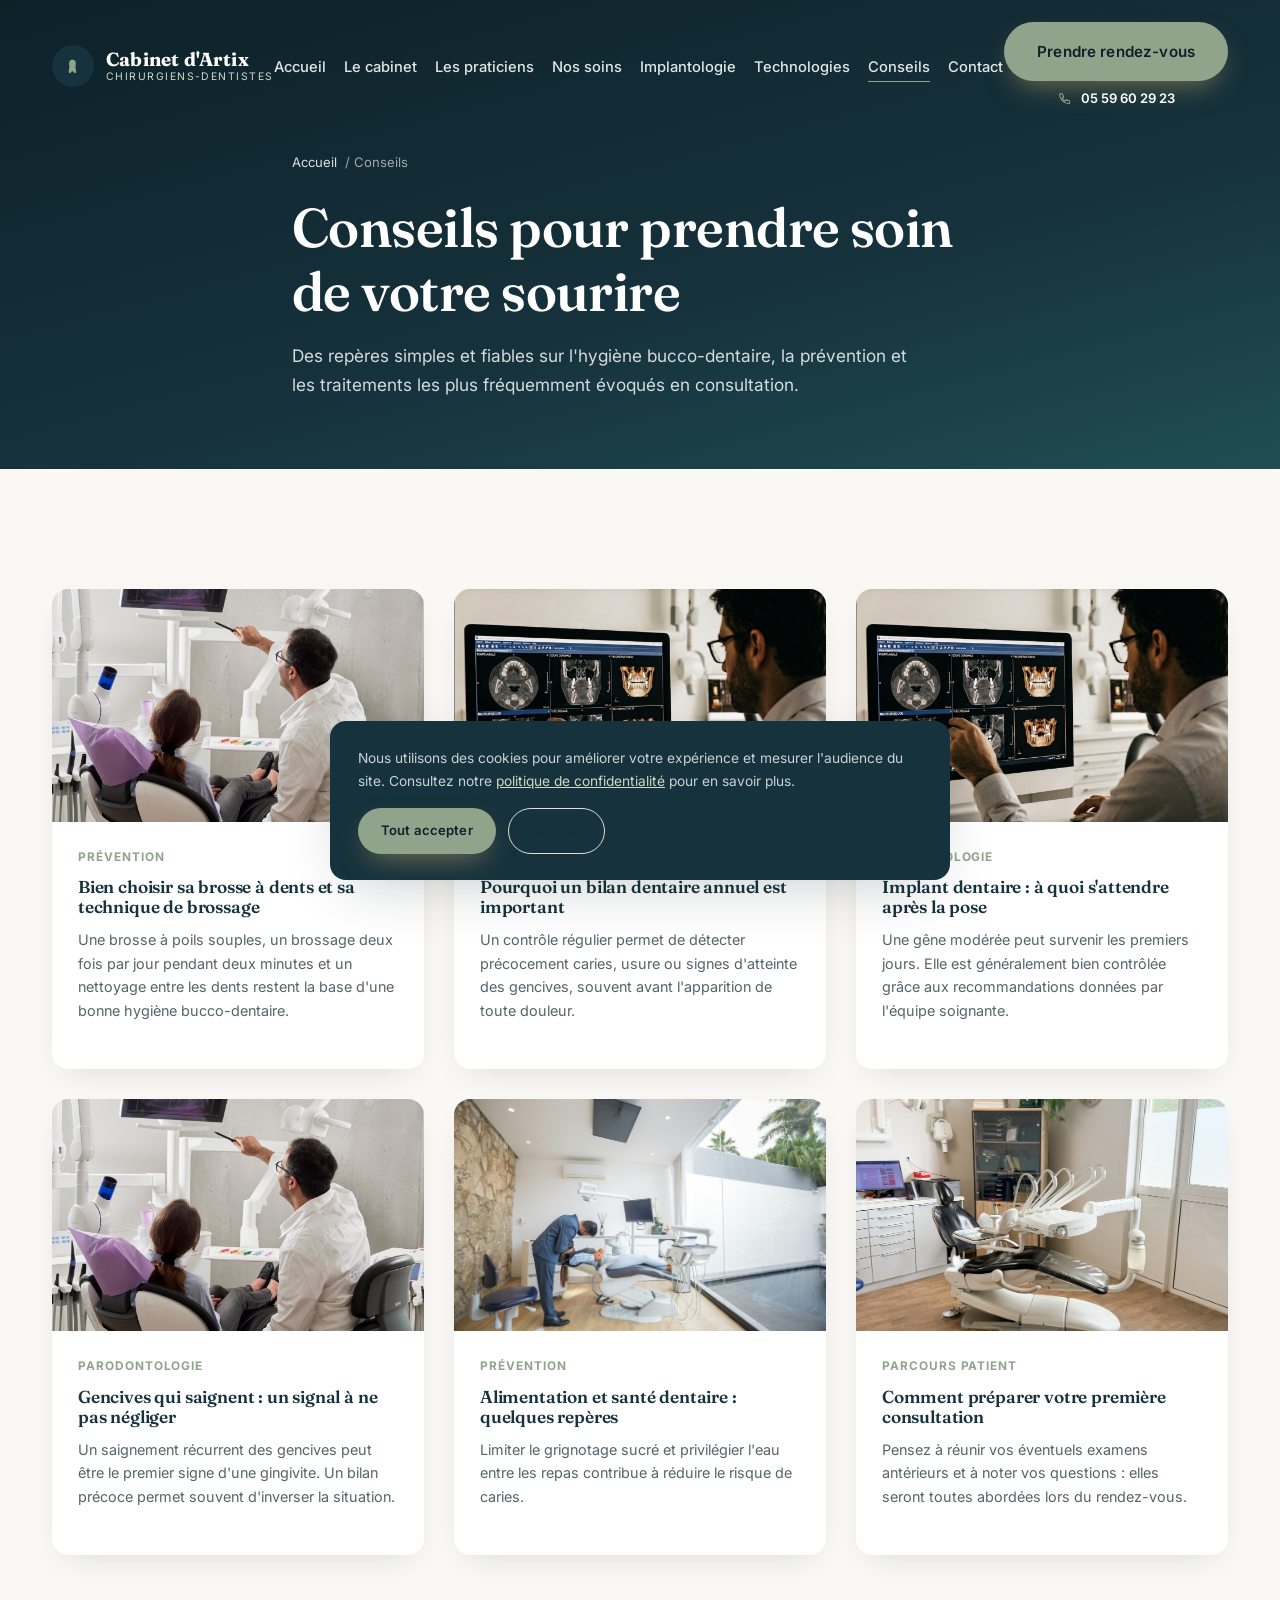
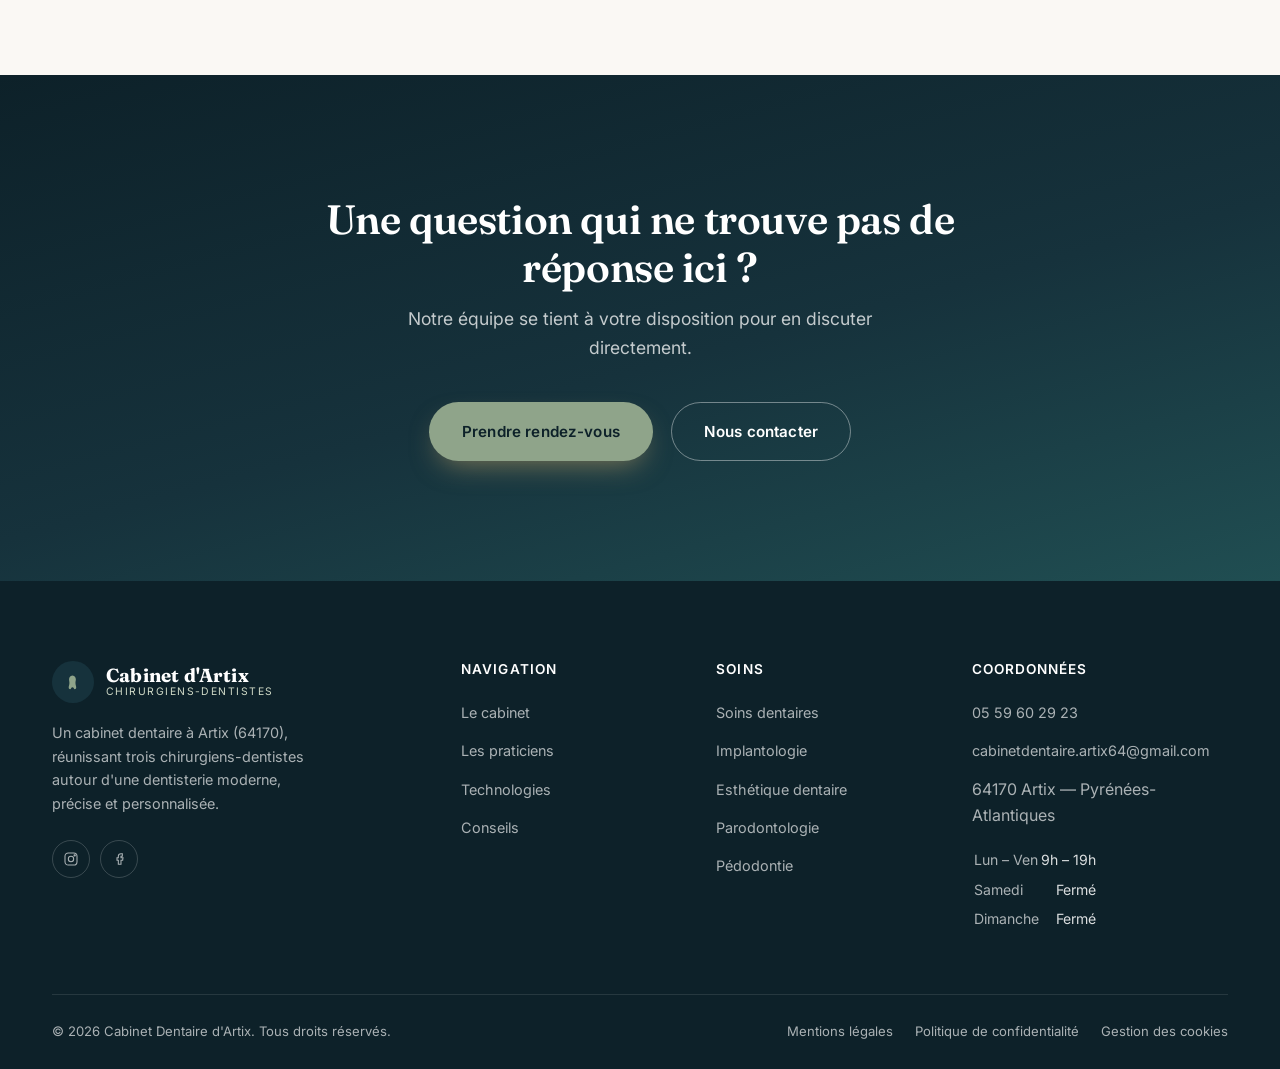
<file: conseils.html>
<!DOCTYPE html>
<html lang="fr">
<head>
<meta charset="UTF-8">
<meta name="viewport" content="width=device-width, initial-scale=1.0">
<title>Conseils dentaires — Cabinet Dentaire d'Artix (64170)</title>
<meta name="description" content="Conseils pratiques sur l'hygiène bucco-dentaire, la prévention et les implants dentaires, par l'équipe du Cabinet Dentaire d'Artix.">
<link rel="canonical" href="https://www.cabinet-dentaire-artix.fr/conseils.html">
<link rel="icon" href="data:image/svg+xml,%3Csvg xmlns='http://www.w3.org/2000/svg' viewBox='0 0 24 24'%3E%3Crect width='24' height='24' rx='6' fill='%2316323c'/%3E%3Cpath fill='%238fa48a' d='M12 5c-2.5 0-4.3 1.7-4.3 4 0 1.6.4 2.4.4 4 0 2.3-.8 3.1-.8 5 0 1.1.7 1.9 1.5 1.9 1.1 0 1.1-2.3 2.6-2.3s1.5 2.3 2.6 2.3c.8 0 1.5-.8 1.5-1.9 0-1.9-.8-2.7-.8-5 0-1.6.4-2.4.4-4 0-2.3-1.8-4-4.3-4z'/%3E%3C/svg%3E">
<link rel="preconnect" href="https://fonts.googleapis.com">
<link rel="preconnect" href="https://fonts.gstatic.com" crossorigin>
<link href="https://fonts.googleapis.com/css2?family=Fraunces:ital,opsz,wght@0,9..144,500;0,9..144,600;1,9..144,500&family=Inter:wght@400;500;600;700&display=swap" rel="stylesheet">
<link rel="stylesheet" href="css/style.css">
</head>
<body>

<header class="site-header" id="siteHeader">
  <div class="container">
    <a href="index.html" class="logo">
      <span class="logo-mark"><svg viewBox="0 0 24 24" fill="none"><path d="M12 5c-2.5 0-4.3 1.7-4.3 4 0 1.6.4 2.4.4 4 0 2.3-.8 3.1-.8 5 0 1.1.7 1.9 1.5 1.9 1.1 0 1.1-2.3 2.6-2.3s1.5 2.3 2.6 2.3c.8 0 1.5-.8 1.5-1.9 0-1.9-.8-2.7-.8-5 0-1.6.4-2.4.4-4 0-2.3-1.8-4-4.3-4z" fill="currentColor"/></svg></span>
      <span class="logo-text"><strong>Cabinet d'Artix</strong><span>Chirurgiens-dentistes</span></span>
    </a>
    <nav class="main-nav">
      <ul>
        <li><a href="index.html">Accueil</a></li>
        <li><a href="le-cabinet.html">Le cabinet</a></li>
        <li><a href="les-praticiens.html">Les praticiens</a></li>
        <li><a href="soins-dentaires.html">Nos soins</a></li>
        <li><a href="implantologie.html">Implantologie</a></li>
        <li><a href="technologies.html">Technologies</a></li>
        <li><a href="conseils.html" class="active">Conseils</a></li>
        <li><a href="contact.html">Contact</a></li>
      </ul>
    </nav>
    <div class="header-actions">
      <div class="header-cta">
        <a href="contact.html" class="btn btn-primary">Prendre rendez-vous</a>
        <a href="tel:+33559602923" class="header-call">
          <svg viewBox="0 0 24 24" fill="none" stroke="currentColor" stroke-width="1.6"><path d="M4 5c0-.6.4-1 1-1h3l2 5-2 1.5c.9 2 2.5 3.6 4.5 4.5L14 13l5 2v3c0 .6-.4 1-1 1C10.6 19 4 12.4 4 5z"/></svg>
          <span>05 59 60 29 23</span>
        </a>
      </div>
      <button class="nav-toggle" id="navToggle" aria-label="Ouvrir le menu"><span></span><span></span><span></span></button>
    </div>
  </div>
</header>

<div class="mobile-nav-panel" id="mobileNav">
  <ul>
    <li><a href="index.html">Accueil</a></li>
    <li><a href="le-cabinet.html">Le cabinet</a></li>
    <li><a href="les-praticiens.html">Les praticiens</a></li>
    <li><a href="soins-dentaires.html">Nos soins</a></li>
    <li><a href="implantologie.html">Implantologie</a></li>
    <li><a href="technologies.html">Technologies</a></li>
    <li><a href="conseils.html">Conseils</a></li>
    <li><a href="contact.html">Contact</a></li>
  </ul>
  <a href="contact.html" class="btn btn-primary">Prendre rendez-vous</a>
  <a href="tel:+33559602923" class="header-call">05 59 60 29 23</a>
</div>

<main>

<section class="page-hero no-media">
  <div class="container page-hero-content">
    <div class="breadcrumb"><a href="index.html">Accueil</a> / Conseils</div>
    <h1>Conseils pour prendre soin de votre sourire</h1>
    <p class="page-hero-lead">Des repères simples et fiables sur l'hygiène bucco-dentaire, la prévention et les traitements les plus fréquemment évoqués en consultation.</p>
  </div>
</section>

<section class="section-pad">
  <div class="container">
    <div class="articles-grid" data-reveal-group>
      <article class="article-card" data-reveal style="--i:0">
        <div class="article-media"><img src="assets/img/consultation.jpg" alt="Bonnes pratiques d'hygiène bucco-dentaire au quotidien" loading="lazy"></div>
        <div class="article-body">
          <div class="article-tag">Prévention</div>
          <h3>Bien choisir sa brosse à dents et sa technique de brossage</h3>
          <p>Une brosse à poils souples, un brossage deux fois par jour pendant deux minutes et un nettoyage entre les dents restent la base d'une bonne hygiène bucco-dentaire.</p>
        </div>
      </article>
      <article class="article-card" data-reveal style="--i:1">
        <div class="article-media"><img src="assets/img/scanner-intraoral.jpg" alt="Fréquence recommandée des bilans dentaires" loading="lazy"></div>
        <div class="article-body">
          <div class="article-tag">Prévention</div>
          <h3>Pourquoi un bilan dentaire annuel est important</h3>
          <p>Un contrôle régulier permet de détecter précocement caries, usure ou signes d'atteinte des gencives, souvent avant l'apparition de toute douleur.</p>
        </div>
      </article>
      <article class="article-card" data-reveal style="--i:2">
        <div class="article-media"><img src="assets/img/scanner-intraoral.jpg" alt="Explication du déroulement d'un traitement implantaire" loading="lazy"></div>
        <div class="article-body">
          <div class="article-tag">Implantologie</div>
          <h3>Implant dentaire&nbsp;: à quoi s'attendre après la pose</h3>
          <p>Une gêne modérée peut survenir les premiers jours. Elle est généralement bien contrôlée grâce aux recommandations données par l'équipe soignante.</p>
        </div>
      </article>
      <article class="article-card" data-reveal style="--i:3">
        <div class="article-media"><img src="assets/img/consultation.jpg" alt="Prévention des maladies des gencives" loading="lazy"></div>
        <div class="article-body">
          <div class="article-tag">Parodontologie</div>
          <h3>Gencives qui saignent&nbsp;: un signal à ne pas négliger</h3>
          <p>Un saignement récurrent des gencives peut être le premier signe d'une gingivite. Un bilan précoce permet souvent d'inverser la situation.</p>
        </div>
      </article>
      <article class="article-card" data-reveal style="--i:4">
        <div class="article-media"><img src="assets/img/cabinet-vue.jpg" alt="Alimentation et santé dentaire" loading="lazy"></div>
        <div class="article-body">
          <div class="article-tag">Prévention</div>
          <h3>Alimentation et santé dentaire&nbsp;: quelques repères</h3>
          <p>Limiter le grignotage sucré et privilégier l'eau entre les repas contribue à réduire le risque de caries.</p>
        </div>
      </article>
      <article class="article-card" data-reveal style="--i:5">
        <div class="article-media"><img src="assets/img/cabinet-benjamin.jpg" alt="Bonne préparation avant un rendez-vous dentaire" loading="lazy"></div>
        <div class="article-body">
          <div class="article-tag">Parcours patient</div>
          <h3>Comment préparer votre première consultation</h3>
          <p>Pensez à réunir vos éventuels examens antérieurs et à noter vos questions&nbsp;: elles seront toutes abordées lors du rendez-vous.</p>
        </div>
      </article>
    </div>
  </div>
</section>

<section class="cta-final section-pad">
  <div class="container">
    <div data-reveal>
      <h2>Une question qui ne trouve pas de réponse ici ?</h2>
      <p class="lead">Notre équipe se tient à votre disposition pour en discuter directement.</p>
      <div class="cta-final-actions">
        <a href="contact.html" class="btn btn-primary">Prendre rendez-vous</a>
        <a href="contact.html?tab=msg" class="btn btn-ghost-light">Nous contacter</a>
      </div>
    </div>
  </div>
</section>

</main>

<footer class="site-footer">
  <div class="container">
    <div class="footer-top">
      <div class="footer-brand">
        <a href="index.html" class="logo">
          <span class="logo-mark"><svg viewBox="0 0 24 24" fill="none"><path d="M12 5c-2.5 0-4.3 1.7-4.3 4 0 1.6.4 2.4.4 4 0 2.3-.8 3.1-.8 5 0 1.1.7 1.9 1.5 1.9 1.1 0 1.1-2.3 2.6-2.3s1.5 2.3 2.6 2.3c.8 0 1.5-.8 1.5-1.9 0-1.9-.8-2.7-.8-5 0-1.6.4-2.4.4-4 0-2.3-1.8-4-4.3-4z" fill="currentColor"/></svg></span>
          <span class="logo-text"><strong>Cabinet d'Artix</strong><span>Chirurgiens-dentistes</span></span>
        </a>
        <p>Un cabinet dentaire à Artix (64170), réunissant trois chirurgiens-dentistes autour d'une dentisterie moderne, précise et personnalisée.</p>
        <div class="footer-social">
          <a href="#" aria-label="Instagram"><svg viewBox="0 0 24 24" fill="none" stroke="currentColor" stroke-width="1.6"><rect x="3" y="3" width="18" height="18" rx="5"/><circle cx="12" cy="12" r="4"/><circle cx="17.5" cy="6.5" r="1"/></svg></a>
          <a href="#" aria-label="Facebook"><svg viewBox="0 0 24 24" fill="none" stroke="currentColor" stroke-width="1.6"><path d="M15 8h2V4h-2a4 4 0 00-4 4v2H9v4h2v6h4v-6h2.5l.5-4H15V8z"/></svg></a>
        </div>
      </div>
      <div class="footer-col">
        <h4>Navigation</h4>
        <ul>
          <li><a href="le-cabinet.html">Le cabinet</a></li>
          <li><a href="les-praticiens.html">Les praticiens</a></li>
          <li><a href="technologies.html">Technologies</a></li>
          <li><a href="conseils.html">Conseils</a></li>
        </ul>
      </div>
      <div class="footer-col">
        <h4>Soins</h4>
        <ul>
          <li><a href="soins-dentaires.html">Soins dentaires</a></li>
          <li><a href="implantologie.html">Implantologie</a></li>
          <li><a href="esthetique-dentaire.html">Esthétique dentaire</a></li>
          <li><a href="parodontologie.html">Parodontologie</a></li>
          <li><a href="pedodontie.html">Pédodontie</a></li>
        </ul>
      </div>
      <div class="footer-col">
        <h4>Coordonnées</h4>
        <ul>
          <li><a href="tel:+33559602923">05 59 60 29 23</a></li>
          <li><a href="mailto:cabinetdentaire.artix64@gmail.com">cabinetdentaire.artix64@gmail.com</a></li>
          <li><span>64170 Artix — Pyrénées-Atlantiques</span></li>
        </ul>
        <table class="footer-hours" style="margin-top:16px;">
          <tr><td>Lun – Ven</td><td>9h – 19h</td></tr>
          <tr><td>Samedi</td><td>Fermé</td></tr>
          <tr><td>Dimanche</td><td>Fermé</td></tr>
        </table>
      </div>
    </div>
    <div class="footer-bottom">
      <span>© 2026 Cabinet Dentaire d'Artix. Tous droits réservés.</span>
      <div class="footer-legal">
        <a href="mentions-legales.html">Mentions légales</a>
        <a href="politique-confidentialite.html">Politique de confidentialité</a>
        <a href="gestion-cookies.html">Gestion des cookies</a>
      </div>
    </div>
  </div>
</footer>

<div class="mobile-bar">
  <a href="tel:+33559602923" class="btn btn-outline">Appeler</a>
  <a href="contact.html" class="btn btn-primary">Rendez-vous</a>
</div>

<button class="to-top" id="toTop" aria-label="Retour en haut"><svg viewBox="0 0 24 24" fill="none" stroke="currentColor" stroke-width="2"><path d="M12 19V5M5 12l7-7 7 7"/></svg></button>

<div class="cookie-banner" id="cookieBanner">
  <p>Nous utilisons des cookies pour améliorer votre expérience et mesurer l'audience du site. Consultez notre <a href="politique-confidentialite.html">politique de confidentialité</a> pour en savoir plus.</p>
  <div class="cookie-actions">
    <button class="btn btn-primary" id="cookieAccept">Tout accepter</button>
    <button class="btn btn-outline" id="cookieDecline">Refuser</button>
  </div>
</div>

<script src="js/main.js"></script>
</body>
</html>
</file>
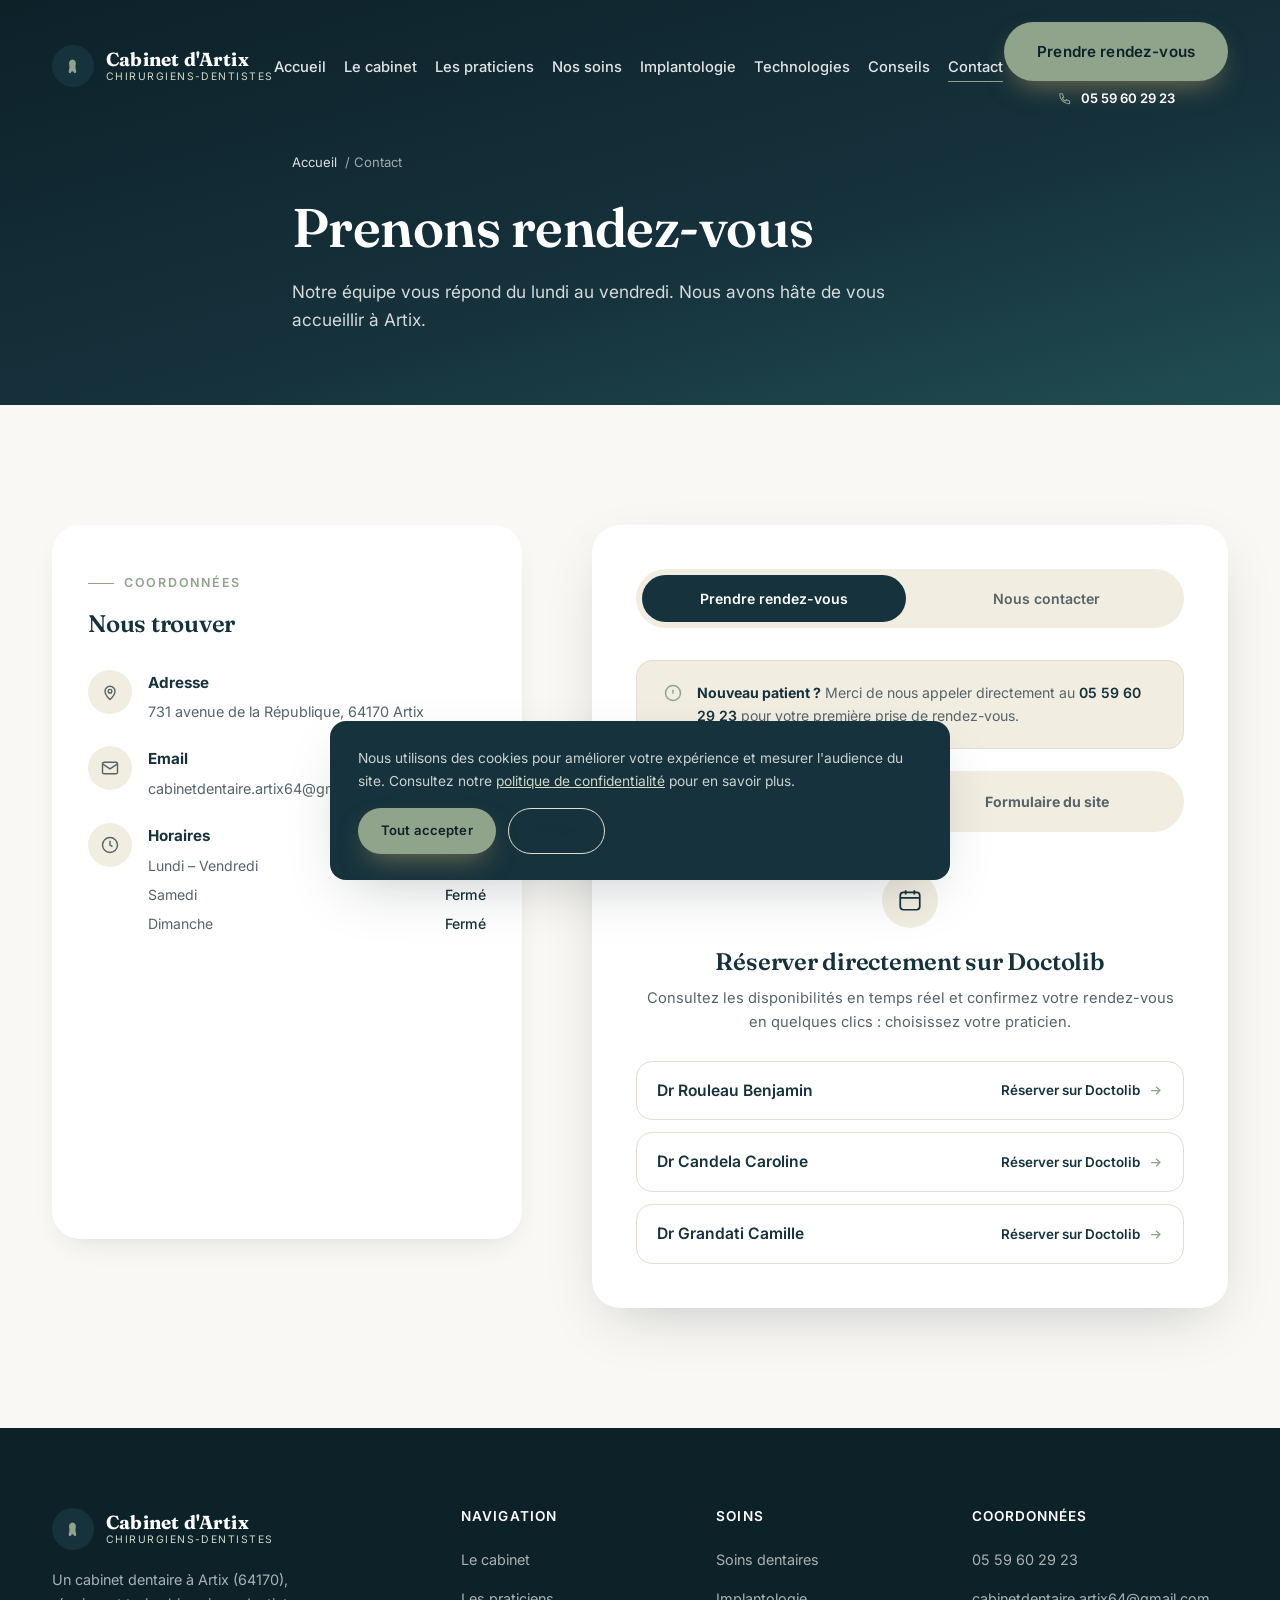
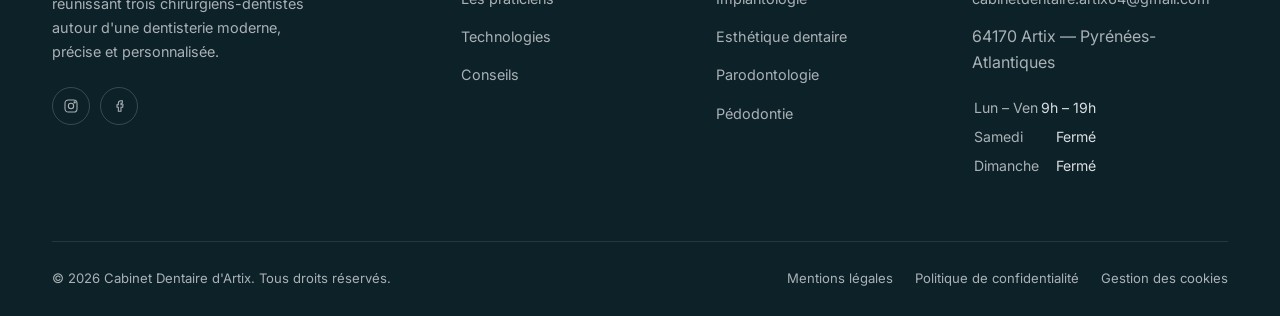
<file: contact.html>
<!DOCTYPE html>
<html lang="fr">
<head>
<meta charset="UTF-8">
<meta name="viewport" content="width=device-width, initial-scale=1.0">
<title>Contact &amp; rendez-vous — Cabinet Dentaire d'Artix (64170)</title>
<meta name="description" content="Prenez rendez-vous ou contactez le Cabinet Dentaire d'Artix, à Artix (64170), Pyrénées-Atlantiques. Formulaire en ligne, téléphone et plan d'accès.">
<link rel="canonical" href="https://www.cabinet-dentaire-artix.fr/contact.html">
<link rel="icon" href="data:image/svg+xml,%3Csvg xmlns='http://www.w3.org/2000/svg' viewBox='0 0 24 24'%3E%3Crect width='24' height='24' rx='6' fill='%2316323c'/%3E%3Cpath fill='%238fa48a' d='M12 5c-2.5 0-4.3 1.7-4.3 4 0 1.6.4 2.4.4 4 0 2.3-.8 3.1-.8 5 0 1.1.7 1.9 1.5 1.9 1.1 0 1.1-2.3 2.6-2.3s1.5 2.3 2.6 2.3c.8 0 1.5-.8 1.5-1.9 0-1.9-.8-2.7-.8-5 0-1.6.4-2.4.4-4 0-2.3-1.8-4-4.3-4z'/%3E%3C/svg%3E">
<link rel="preconnect" href="https://fonts.googleapis.com">
<link rel="preconnect" href="https://fonts.gstatic.com" crossorigin>
<link href="https://fonts.googleapis.com/css2?family=Fraunces:ital,opsz,wght@0,9..144,500;0,9..144,600;1,9..144,500&family=Inter:wght@400;500;600;700&display=swap" rel="stylesheet">
<link rel="stylesheet" href="css/style.css">
</head>
<body>

<header class="site-header" id="siteHeader">
  <div class="container">
    <a href="index.html" class="logo">
      <span class="logo-mark"><svg viewBox="0 0 24 24" fill="none"><path d="M12 5c-2.5 0-4.3 1.7-4.3 4 0 1.6.4 2.4.4 4 0 2.3-.8 3.1-.8 5 0 1.1.7 1.9 1.5 1.9 1.1 0 1.1-2.3 2.6-2.3s1.5 2.3 2.6 2.3c.8 0 1.5-.8 1.5-1.9 0-1.9-.8-2.7-.8-5 0-1.6.4-2.4.4-4 0-2.3-1.8-4-4.3-4z" fill="currentColor"/></svg></span>
      <span class="logo-text"><strong>Cabinet d'Artix</strong><span>Chirurgiens-dentistes</span></span>
    </a>
    <nav class="main-nav">
      <ul>
        <li><a href="index.html">Accueil</a></li>
        <li><a href="le-cabinet.html">Le cabinet</a></li>
        <li><a href="les-praticiens.html">Les praticiens</a></li>
        <li><a href="soins-dentaires.html">Nos soins</a></li>
        <li><a href="implantologie.html">Implantologie</a></li>
        <li><a href="technologies.html">Technologies</a></li>
        <li><a href="conseils.html">Conseils</a></li>
        <li><a href="contact.html" class="active">Contact</a></li>
      </ul>
    </nav>
    <div class="header-actions">
      <div class="header-cta">
        <a href="contact.html" class="btn btn-primary">Prendre rendez-vous</a>
        <a href="tel:+33559602923" class="header-call">
          <svg viewBox="0 0 24 24" fill="none" stroke="currentColor" stroke-width="1.6"><path d="M4 5c0-.6.4-1 1-1h3l2 5-2 1.5c.9 2 2.5 3.6 4.5 4.5L14 13l5 2v3c0 .6-.4 1-1 1C10.6 19 4 12.4 4 5z"/></svg>
          <span>05 59 60 29 23</span>
        </a>
      </div>
      <button class="nav-toggle" id="navToggle" aria-label="Ouvrir le menu"><span></span><span></span><span></span></button>
    </div>
  </div>
</header>

<div class="mobile-nav-panel" id="mobileNav">
  <ul>
    <li><a href="index.html">Accueil</a></li>
    <li><a href="le-cabinet.html">Le cabinet</a></li>
    <li><a href="les-praticiens.html">Les praticiens</a></li>
    <li><a href="soins-dentaires.html">Nos soins</a></li>
    <li><a href="implantologie.html">Implantologie</a></li>
    <li><a href="technologies.html">Technologies</a></li>
    <li><a href="conseils.html">Conseils</a></li>
    <li><a href="contact.html">Contact</a></li>
  </ul>
  <a href="contact.html" class="btn btn-primary">Prendre rendez-vous</a>
  <a href="tel:+33559602923" class="header-call">05 59 60 29 23</a>
</div>

<main>

<section class="page-hero no-media">
  <div class="container page-hero-content">
    <div class="breadcrumb"><a href="index.html">Accueil</a> / Contact</div>
    <h1>Prenons rendez-vous</h1>
    <p class="page-hero-lead">Notre équipe vous répond du lundi au vendredi. Nous avons hâte de vous accueillir à Artix.</p>
  </div>
</section>

<section class="contact-simple section-pad">
  <div class="container contact-simple-grid">
    <div data-reveal>
      <div class="contact-simple-info">
        <div class="eyebrow">Coordonnées</div>
        <h2 style="font-size:1.5rem; margin-bottom:24px;">Nous trouver</h2>
        <div class="contact-info-list">
          <div class="contact-info-item">
            <span class="ico"><svg viewBox="0 0 24 24" fill="none" stroke="currentColor" stroke-width="1.7"><path d="M12 21s-6-5.5-6-10a6 6 0 1112 0c0 4.5-6 10-6 10z"/><circle cx="12" cy="11" r="2.2"/></svg></span>
            <div><strong>Adresse</strong><span>731 avenue de la République, 64170 Artix</span></div>
          </div>
          <div class="contact-info-item">
            <span class="ico"><svg viewBox="0 0 24 24" fill="none" stroke="currentColor" stroke-width="1.7"><rect x="3" y="5" width="18" height="14" rx="2"/><path d="M3 7l9 6 9-6"/></svg></span>
            <div><strong>Email</strong><a href="mailto:cabinetdentaire.artix64@gmail.com">cabinetdentaire.artix64@gmail.com</a></div>
          </div>
          <div class="contact-info-item">
            <span class="ico"><svg viewBox="0 0 24 24" fill="none" stroke="currentColor" stroke-width="1.7"><circle cx="12" cy="12" r="9"/><path d="M12 7v5l3 2"/></svg></span>
            <div style="width:100%">
              <strong>Horaires</strong>
              <table class="hours-table">
                <tr><td>Lundi – Vendredi</td><td>9h – 19h</td></tr>
                <tr><td>Samedi</td><td>Fermé</td></tr>
                <tr><td>Dimanche</td><td>Fermé</td></tr>
              </table>
            </div>
          </div>
        </div>

        <div class="map-embed" style="margin-top:24px;">
          <iframe src="https://www.google.com/maps?q=731+avenue+de+la+R%C3%A9publique,64170+Artix&output=embed" loading="lazy" referrerpolicy="no-referrer-when-downgrade" title="Localisation du Cabinet Dentaire d'Artix"></iframe>
        </div>
      </div>
    </div>

    <div class="contact-panel" data-reveal>
      <div class="tabs">
        <button class="tab-btn active" data-tab="rdv">Prendre rendez-vous</button>
        <button class="tab-btn" data-tab="msg">Nous contacter</button>
      </div>

      <div class="form-panel active" data-panel="rdv">
        <div class="notice-box" style="margin-bottom:22px;">
          <svg viewBox="0 0 24 24" fill="none" stroke="currentColor" stroke-width="1.8"><circle cx="12" cy="12" r="9"/><path d="M12 8v5M12 16h.01"/></svg>
          <div><strong>Nouveau patient&nbsp;?</strong> Merci de nous appeler directement au <a href="tel:+33559602923" style="color:var(--navy); font-weight:600;">05 59 60 29 23</a> pour votre première prise de rendez-vous.</div>
        </div>
        <div class="rdv-mode-switch">
          <button type="button" class="rdv-mode-btn active" data-rdvmode="doctolib">Doctolib</button>
          <button type="button" class="rdv-mode-btn" data-rdvmode="site">Formulaire du site</button>
        </div>

        <div class="rdv-mode-content" data-rdvmode-panel="site">
        <p style="display:flex; align-items:center; gap:10px; margin:0 0 22px; font-size:0.92rem; color:var(--ink-soft);">
          <svg viewBox="0 0 24 24" fill="none" stroke="currentColor" stroke-width="1.7" style="width:18px;height:18px;color:var(--gold);flex-shrink:0;"><path d="M4 5c0-.6.4-1 1-1h3l2 5-2 1.5c.9 2 2.5 3.6 4.5 4.5L14 13l5 2v3c0 .6-.4 1-1 1C10.6 19 4 12.4 4 5z"/></svg>
          Vous préférez nous appeler&nbsp;? <a href="tel:+33559602923" style="color:var(--navy); font-weight:600;">05 59 60 29 23</a>
        </p>
        <form id="rdvForm" novalidate>
          <div class="form-grid">
            <div class="form-field"><label for="rdvNom">Nom complet</label><input type="text" id="rdvNom" name="nom" required placeholder="Jean Dupont"></div>
            <div class="form-field"><label for="rdvTel">Téléphone</label><input type="tel" id="rdvTel" name="tel" required placeholder="06 12 34 56 78"></div>
            <div class="form-field"><label for="rdvEmail">Email</label><input type="email" id="rdvEmail" name="email" required placeholder="vous@email.com"></div>
            <div class="form-field">
              <label for="rdvSoin">Motif de consultation</label>
              <select id="rdvSoin" name="soin">
                <option>Consultation générale</option>
                <option>Détartrage &amp; prévention</option>
                <option>Soins conservateurs</option>
                <option>Bilan implantaire</option>
                <option>Prothèses dentaires</option>
                <option>Esthétique du sourire</option>
                <option>Parodontologie</option>
                <option>Pédodontie</option>
                <option>Urgence dentaire</option>
              </select>
            </div>
            <div class="form-field"><label for="rdvDate">Date souhaitée</label><input type="date" id="rdvDate" name="date"></div>
            <div class="form-field"><label for="rdvHeure">Créneau préféré</label>
              <select id="rdvHeure" name="heure">
                <option>Matin</option>
                <option>Après-midi</option>
                <option>Peu importe</option>
              </select>
            </div>
            <div class="form-field full"><label for="rdvMsg">Message (facultatif)</label><textarea id="rdvMsg" name="message" placeholder="Précisez votre demande si besoin…"></textarea></div>
          </div>
          <label class="form-consent">
            <input type="checkbox" id="rdvConsent" name="consent" required>
            <span>J'accepte que les données de ce formulaire soient utilisées par le cabinet pour traiter ma demande de rendez-vous, conformément à la <a href="politique-confidentialite.html">politique de confidentialité</a>.</span>
          </label>
          <button type="submit" class="btn btn-primary btn-block">Envoyer ma demande de rendez-vous</button>
          <p class="form-note">Votre demande sera confirmée par notre équipe sous 48h ouvrées.</p>
        </form>
        <div class="form-success" id="rdvSuccess">
          <div class="check"><svg viewBox="0 0 24 24" fill="none" stroke="currentColor" stroke-width="2"><path d="M20 7L9 18l-5-5"/></svg></div>
          <h3>Demande envoyée !</h3>
          <p>Merci, votre demande de rendez-vous a bien été transmise. Notre équipe vous recontacte sous 48h ouvrées.</p>
        </div>
        </div>

        <div class="rdv-mode-content active" data-rdvmode-panel="doctolib">
          <div class="doctolib-cta">
            <div class="ico"><svg viewBox="0 0 24 24" fill="none" stroke="currentColor" stroke-width="1.6"><rect x="3" y="5" width="18" height="16" rx="3"/><path d="M8 3v4M16 3v4M3 10h18"/></svg></div>
            <h3>Réserver directement sur Doctolib</h3>
            <p>Consultez les disponibilités en temps réel et confirmez votre rendez-vous en quelques clics&nbsp;: choisissez votre praticien.</p>
          </div>
          <div class="doctolib-practitioners">
            <a href="https://www.doctolib.fr/dentiste/artix/benjamin-rouleau" target="_blank" rel="noopener" class="doctolib-practitioner-card">
              <span class="name">Dr Rouleau Benjamin</span>
              <span class="cta">Réserver sur Doctolib <svg viewBox="0 0 24 24" fill="none" stroke="currentColor" stroke-width="2"><path d="M5 12h14M13 6l6 6-6 6"/></svg></span>
            </a>
            <a href="https://www.doctolib.fr/dentiste/artix/caroline-candela?pid=practice-302631&amp;phs=true&amp;page=1" target="_blank" rel="noopener" class="doctolib-practitioner-card">
              <span class="name">Dr Candela Caroline</span>
              <span class="cta">Réserver sur Doctolib <svg viewBox="0 0 24 24" fill="none" stroke="currentColor" stroke-width="2"><path d="M5 12h14M13 6l6 6-6 6"/></svg></span>
            </a>
            <a href="https://www.doctolib.fr/dentiste/artix/camille-grandati?pid=practice-302631&amp;phs=true&amp;page=1&amp;index=1" target="_blank" rel="noopener" class="doctolib-practitioner-card">
              <span class="name">Dr Grandati Camille</span>
              <span class="cta">Réserver sur Doctolib <svg viewBox="0 0 24 24" fill="none" stroke="currentColor" stroke-width="2"><path d="M5 12h14M13 6l6 6-6 6"/></svg></span>
            </a>
          </div>
        </div>
      </div>

      <div class="form-panel" data-panel="msg">
        <form id="msgForm" novalidate>
          <div class="form-grid">
            <div class="form-field"><label for="msgNom">Nom complet</label><input type="text" id="msgNom" name="nom" required placeholder="Jean Dupont"></div>
            <div class="form-field"><label for="msgEmail">Email</label><input type="email" id="msgEmail" name="email" required placeholder="vous@email.com"></div>
            <div class="form-field full"><label for="msgSujet">Sujet</label><input type="text" id="msgSujet" name="sujet" placeholder="Objet de votre message"></div>
            <div class="form-field full"><label for="msgMsg">Votre message</label><textarea id="msgMsg" name="message" required placeholder="Comment pouvons-nous vous aider ?"></textarea></div>
          </div>
          <label class="form-consent">
            <input type="checkbox" id="msgConsent" name="consent" required>
            <span>J'accepte que les données de ce formulaire soient utilisées par le cabinet pour traiter ma demande, conformément à la <a href="politique-confidentialite.html">politique de confidentialité</a>.</span>
          </label>
          <button type="submit" class="btn btn-primary btn-block">Envoyer le message</button>
          <p class="form-note">Nous vous répondons généralement sous 24h ouvrées.</p>
        </form>
        <div class="form-success" id="msgSuccess">
          <div class="check"><svg viewBox="0 0 24 24" fill="none" stroke="currentColor" stroke-width="2"><path d="M20 7L9 18l-5-5"/></svg></div>
          <h3>Message envoyé !</h3>
          <p>Merci pour votre message, notre équipe vous répond dans les meilleurs délais.</p>
        </div>
      </div>
    </div>
  </div>
</section>

</main>

<footer class="site-footer">
  <div class="container">
    <div class="footer-top">
      <div class="footer-brand">
        <a href="index.html" class="logo">
          <span class="logo-mark"><svg viewBox="0 0 24 24" fill="none"><path d="M12 5c-2.5 0-4.3 1.7-4.3 4 0 1.6.4 2.4.4 4 0 2.3-.8 3.1-.8 5 0 1.1.7 1.9 1.5 1.9 1.1 0 1.1-2.3 2.6-2.3s1.5 2.3 2.6 2.3c.8 0 1.5-.8 1.5-1.9 0-1.9-.8-2.7-.8-5 0-1.6.4-2.4.4-4 0-2.3-1.8-4-4.3-4z" fill="currentColor"/></svg></span>
          <span class="logo-text"><strong>Cabinet d'Artix</strong><span>Chirurgiens-dentistes</span></span>
        </a>
        <p>Un cabinet dentaire à Artix (64170), réunissant trois chirurgiens-dentistes autour d'une dentisterie moderne, précise et personnalisée.</p>
        <div class="footer-social">
          <a href="#" aria-label="Instagram"><svg viewBox="0 0 24 24" fill="none" stroke="currentColor" stroke-width="1.6"><rect x="3" y="3" width="18" height="18" rx="5"/><circle cx="12" cy="12" r="4"/><circle cx="17.5" cy="6.5" r="1"/></svg></a>
          <a href="#" aria-label="Facebook"><svg viewBox="0 0 24 24" fill="none" stroke="currentColor" stroke-width="1.6"><path d="M15 8h2V4h-2a4 4 0 00-4 4v2H9v4h2v6h4v-6h2.5l.5-4H15V8z"/></svg></a>
        </div>
      </div>
      <div class="footer-col">
        <h4>Navigation</h4>
        <ul>
          <li><a href="le-cabinet.html">Le cabinet</a></li>
          <li><a href="les-praticiens.html">Les praticiens</a></li>
          <li><a href="technologies.html">Technologies</a></li>
          <li><a href="conseils.html">Conseils</a></li>
        </ul>
      </div>
      <div class="footer-col">
        <h4>Soins</h4>
        <ul>
          <li><a href="soins-dentaires.html">Soins dentaires</a></li>
          <li><a href="implantologie.html">Implantologie</a></li>
          <li><a href="esthetique-dentaire.html">Esthétique dentaire</a></li>
          <li><a href="parodontologie.html">Parodontologie</a></li>
          <li><a href="pedodontie.html">Pédodontie</a></li>
        </ul>
      </div>
      <div class="footer-col">
        <h4>Coordonnées</h4>
        <ul>
          <li><a href="tel:+33559602923">05 59 60 29 23</a></li>
          <li><a href="mailto:cabinetdentaire.artix64@gmail.com">cabinetdentaire.artix64@gmail.com</a></li>
          <li><span>64170 Artix — Pyrénées-Atlantiques</span></li>
        </ul>
        <table class="footer-hours" style="margin-top:16px;">
          <tr><td>Lun – Ven</td><td>9h – 19h</td></tr>
          <tr><td>Samedi</td><td>Fermé</td></tr>
          <tr><td>Dimanche</td><td>Fermé</td></tr>
        </table>
      </div>
    </div>
    <div class="footer-bottom">
      <span>© 2026 Cabinet Dentaire d'Artix. Tous droits réservés.</span>
      <div class="footer-legal">
        <a href="mentions-legales.html">Mentions légales</a>
        <a href="politique-confidentialite.html">Politique de confidentialité</a>
        <a href="gestion-cookies.html">Gestion des cookies</a>
      </div>
    </div>
  </div>
</footer>

<div class="mobile-bar">
  <a href="tel:+33559602923" class="btn btn-outline">Appeler</a>
  <a href="contact.html" class="btn btn-primary">Rendez-vous</a>
</div>

<button class="to-top" id="toTop" aria-label="Retour en haut"><svg viewBox="0 0 24 24" fill="none" stroke="currentColor" stroke-width="2"><path d="M12 19V5M5 12l7-7 7 7"/></svg></button>

<div class="cookie-banner" id="cookieBanner">
  <p>Nous utilisons des cookies pour améliorer votre expérience et mesurer l'audience du site. Consultez notre <a href="politique-confidentialite.html">politique de confidentialité</a> pour en savoir plus.</p>
  <div class="cookie-actions">
    <button class="btn btn-primary" id="cookieAccept">Tout accepter</button>
    <button class="btn btn-outline" id="cookieDecline">Refuser</button>
  </div>
</div>

<script src="js/main.js"></script>
</body>
</html>
</file>
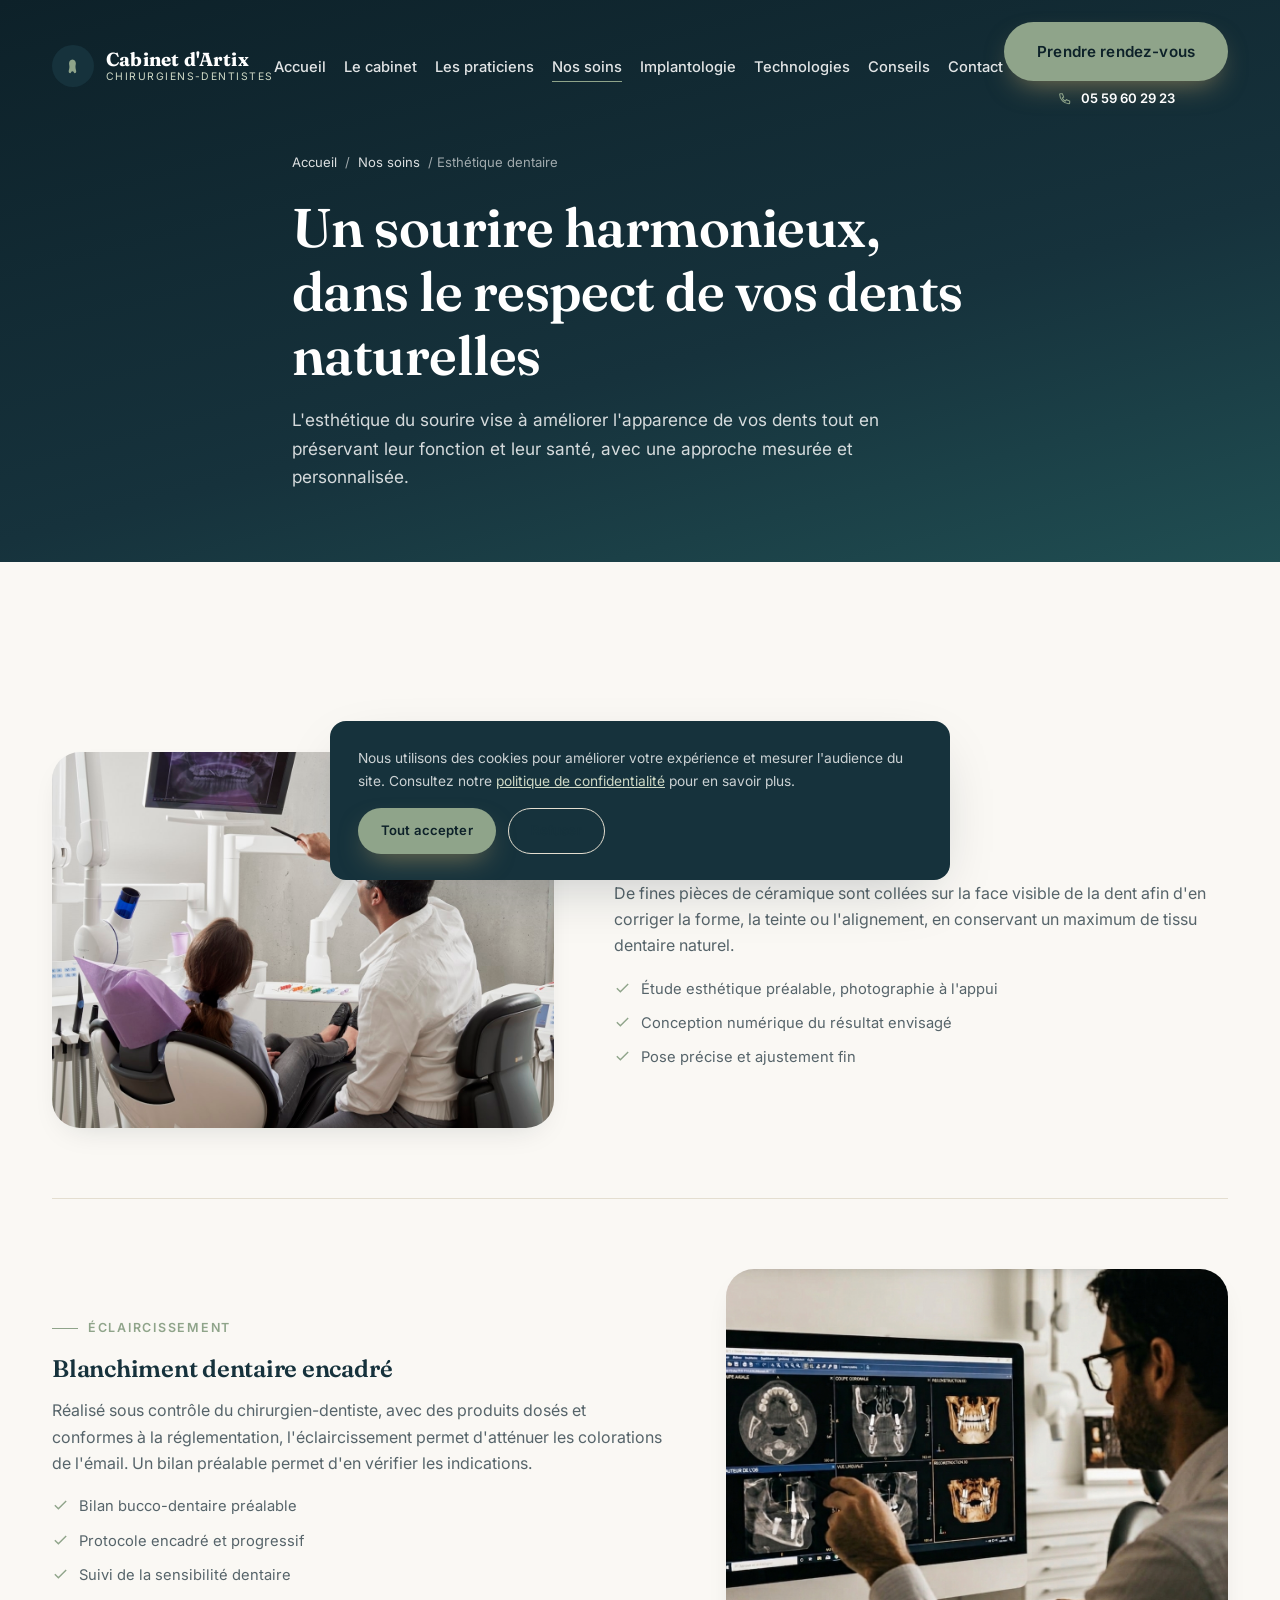
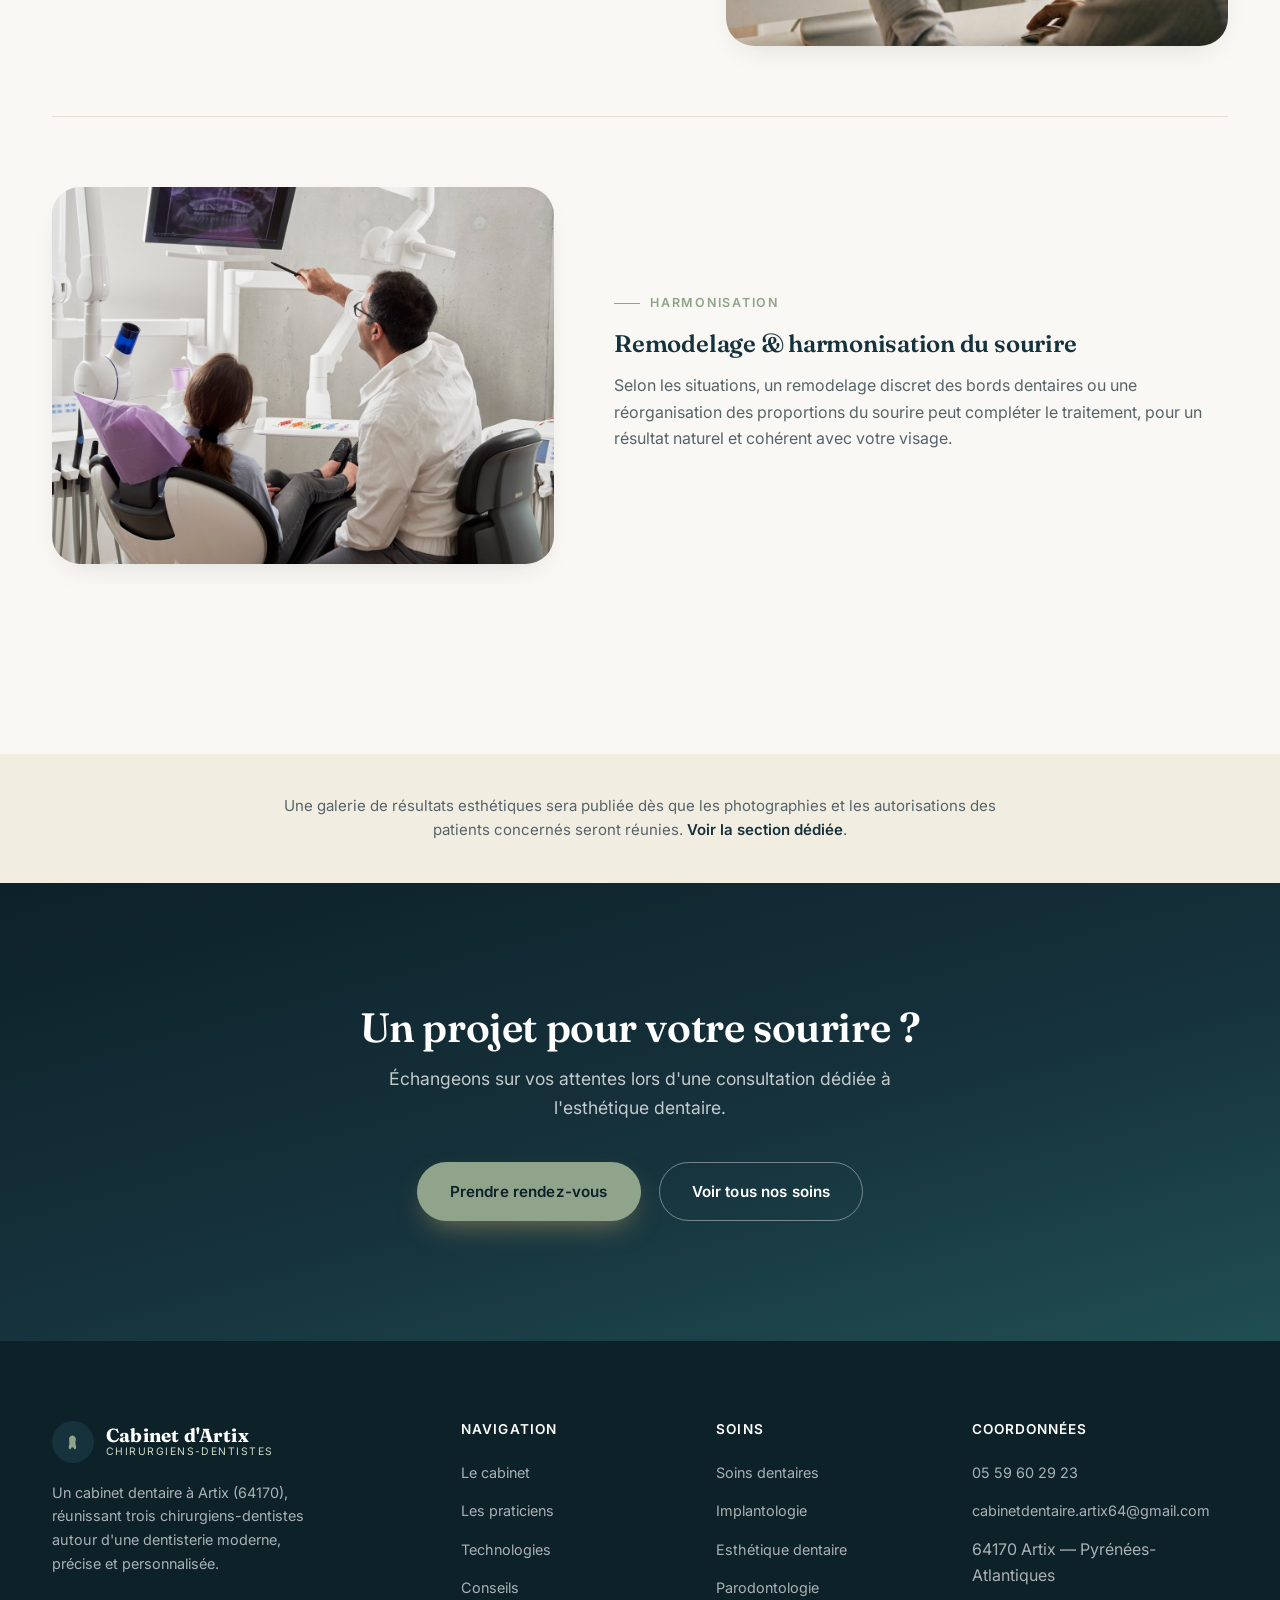
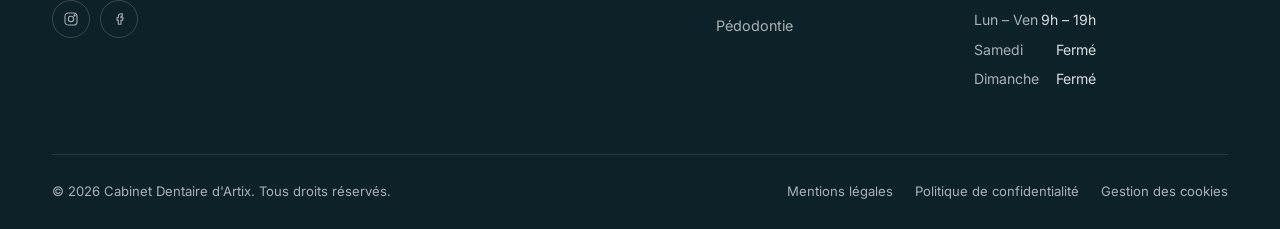
<file: esthetique-dentaire.html>
<!DOCTYPE html>
<html lang="fr">
<head>
<meta charset="UTF-8">
<meta name="viewport" content="width=device-width, initial-scale=1.0">
<title>Esthétique dentaire à Artix — Cabinet Dentaire d'Artix (64170)</title>
<meta name="description" content="Facettes, blanchiment encadré, harmonisation du sourire : découvrez l'esthétique dentaire au Cabinet Dentaire d'Artix, avec une approche naturelle et personnalisée.">
<link rel="canonical" href="https://www.cabinet-dentaire-artix.fr/esthetique-dentaire.html">
<link rel="icon" href="data:image/svg+xml,%3Csvg xmlns='http://www.w3.org/2000/svg' viewBox='0 0 24 24'%3E%3Crect width='24' height='24' rx='6' fill='%2316323c'/%3E%3Cpath fill='%238fa48a' d='M12 5c-2.5 0-4.3 1.7-4.3 4 0 1.6.4 2.4.4 4 0 2.3-.8 3.1-.8 5 0 1.1.7 1.9 1.5 1.9 1.1 0 1.1-2.3 2.6-2.3s1.5 2.3 2.6 2.3c.8 0 1.5-.8 1.5-1.9 0-1.9-.8-2.7-.8-5 0-1.6.4-2.4.4-4 0-2.3-1.8-4-4.3-4z'/%3E%3C/svg%3E">
<link rel="preconnect" href="https://fonts.googleapis.com">
<link rel="preconnect" href="https://fonts.gstatic.com" crossorigin>
<link href="https://fonts.googleapis.com/css2?family=Fraunces:ital,opsz,wght@0,9..144,500;0,9..144,600;1,9..144,500&family=Inter:wght@400;500;600;700&display=swap" rel="stylesheet">
<link rel="stylesheet" href="css/style.css">
</head>
<body>

<header class="site-header" id="siteHeader">
  <div class="container">
    <a href="index.html" class="logo">
      <span class="logo-mark"><svg viewBox="0 0 24 24" fill="none"><path d="M12 5c-2.5 0-4.3 1.7-4.3 4 0 1.6.4 2.4.4 4 0 2.3-.8 3.1-.8 5 0 1.1.7 1.9 1.5 1.9 1.1 0 1.1-2.3 2.6-2.3s1.5 2.3 2.6 2.3c.8 0 1.5-.8 1.5-1.9 0-1.9-.8-2.7-.8-5 0-1.6.4-2.4.4-4 0-2.3-1.8-4-4.3-4z" fill="currentColor"/></svg></span>
      <span class="logo-text"><strong>Cabinet d'Artix</strong><span>Chirurgiens-dentistes</span></span>
    </a>
    <nav class="main-nav">
      <ul>
        <li><a href="index.html">Accueil</a></li>
        <li><a href="le-cabinet.html">Le cabinet</a></li>
        <li><a href="les-praticiens.html">Les praticiens</a></li>
        <li><a href="soins-dentaires.html" class="active">Nos soins</a></li>
        <li><a href="implantologie.html">Implantologie</a></li>
        <li><a href="technologies.html">Technologies</a></li>
        <li><a href="conseils.html">Conseils</a></li>
        <li><a href="contact.html">Contact</a></li>
      </ul>
    </nav>
    <div class="header-actions">
      <div class="header-cta">
        <a href="contact.html" class="btn btn-primary">Prendre rendez-vous</a>
        <a href="tel:+33559602923" class="header-call">
          <svg viewBox="0 0 24 24" fill="none" stroke="currentColor" stroke-width="1.6"><path d="M4 5c0-.6.4-1 1-1h3l2 5-2 1.5c.9 2 2.5 3.6 4.5 4.5L14 13l5 2v3c0 .6-.4 1-1 1C10.6 19 4 12.4 4 5z"/></svg>
          <span>05 59 60 29 23</span>
        </a>
      </div>
      <button class="nav-toggle" id="navToggle" aria-label="Ouvrir le menu"><span></span><span></span><span></span></button>
    </div>
  </div>
</header>

<div class="mobile-nav-panel" id="mobileNav">
  <ul>
    <li><a href="index.html">Accueil</a></li>
    <li><a href="le-cabinet.html">Le cabinet</a></li>
    <li><a href="les-praticiens.html">Les praticiens</a></li>
    <li><a href="soins-dentaires.html">Nos soins</a></li>
    <li><a href="implantologie.html">Implantologie</a></li>
    <li><a href="technologies.html">Technologies</a></li>
    <li><a href="conseils.html">Conseils</a></li>
    <li><a href="contact.html">Contact</a></li>
  </ul>
  <a href="contact.html" class="btn btn-primary">Prendre rendez-vous</a>
  <a href="tel:+33559602923" class="header-call">05 59 60 29 23</a>
</div>

<main>

<section class="page-hero no-media">
  <div class="container page-hero-content">
    <div class="breadcrumb"><a href="index.html">Accueil</a> / <a href="soins-dentaires.html">Nos soins</a> / Esthétique dentaire</div>
    <h1>Un sourire harmonieux, dans le respect de vos dents naturelles</h1>
    <p class="page-hero-lead">L'esthétique du sourire vise à améliorer l'apparence de vos dents tout en préservant leur fonction et leur santé, avec une approche mesurée et personnalisée.</p>
  </div>
</section>

<section class="section-pad">
  <div class="container">
    <div class="soin-block" data-reveal>
      <div class="soin-block-media"><img src="assets/img/consultation.jpg" alt="Consultation dédiée à l'esthétique du sourire" loading="lazy"></div>
      <div>
        <div class="eyebrow">Facettes dentaires</div>
        <h3>Facettes en céramique</h3>
        <p>De fines pièces de céramique sont collées sur la face visible de la dent afin d'en corriger la forme, la teinte ou l'alignement, en conservant un maximum de tissu dentaire naturel.</p>
        <ul>
          <li><svg viewBox="0 0 24 24" fill="none" stroke="currentColor" stroke-width="2"><path d="M20 7L9 18l-5-5"/></svg>Étude esthétique préalable, photographie à l'appui</li>
          <li><svg viewBox="0 0 24 24" fill="none" stroke="currentColor" stroke-width="2"><path d="M20 7L9 18l-5-5"/></svg>Conception numérique du résultat envisagé</li>
          <li><svg viewBox="0 0 24 24" fill="none" stroke="currentColor" stroke-width="2"><path d="M20 7L9 18l-5-5"/></svg>Pose précise et ajustement fin</li>
        </ul>
      </div>
    </div>

    <div class="soin-block" data-reveal>
      <div class="soin-block-media"><img src="assets/img/scanner-intraoral.jpg" alt="Éclaircissement dentaire encadré au cabinet" loading="lazy"></div>
      <div>
        <div class="eyebrow">Éclaircissement</div>
        <h3>Blanchiment dentaire encadré</h3>
        <p>Réalisé sous contrôle du chirurgien-dentiste, avec des produits dosés et conformes à la réglementation, l'éclaircissement permet d'atténuer les colorations de l'émail. Un bilan préalable permet d'en vérifier les indications.</p>
        <ul>
          <li><svg viewBox="0 0 24 24" fill="none" stroke="currentColor" stroke-width="2"><path d="M20 7L9 18l-5-5"/></svg>Bilan bucco-dentaire préalable</li>
          <li><svg viewBox="0 0 24 24" fill="none" stroke="currentColor" stroke-width="2"><path d="M20 7L9 18l-5-5"/></svg>Protocole encadré et progressif</li>
          <li><svg viewBox="0 0 24 24" fill="none" stroke="currentColor" stroke-width="2"><path d="M20 7L9 18l-5-5"/></svg>Suivi de la sensibilité dentaire</li>
        </ul>
      </div>
    </div>

    <div class="soin-block" data-reveal>
      <div class="soin-block-media"><img src="assets/img/consultation.jpg" alt="Remodelage et harmonisation du sourire" loading="lazy"></div>
      <div>
        <div class="eyebrow">Harmonisation</div>
        <h3>Remodelage &amp; harmonisation du sourire</h3>
        <p>Selon les situations, un remodelage discret des bords dentaires ou une réorganisation des proportions du sourire peut compléter le traitement, pour un résultat naturel et cohérent avec votre visage.</p>
      </div>
    </div>
  </div>
</section>

<section class="section-pad" style="background:var(--beige); padding-top:40px; padding-bottom:40px;">
  <div class="container" style="max-width:820px; text-align:center;" data-reveal>
    <p style="color:var(--ink-soft); font-size:0.94rem;">Une galerie de résultats esthétiques sera publiée dès que les photographies et les autorisations des patients concernés seront réunies. <a href="index.html#confiance" style="color:var(--navy); font-weight:600;">Voir la section dédiée</a>.</p>
  </div>
</section>

<section class="cta-final section-pad">
  <div class="container">
    <div data-reveal>
      <h2>Un projet pour votre sourire ?</h2>
      <p class="lead">Échangeons sur vos attentes lors d'une consultation dédiée à l'esthétique dentaire.</p>
      <div class="cta-final-actions">
        <a href="contact.html?tab=rdv&amp;motif=esthetique" class="btn btn-primary">Prendre rendez-vous</a>
        <a href="soins-dentaires.html" class="btn btn-ghost-light">Voir tous nos soins</a>
      </div>
    </div>
  </div>
</section>

</main>

<footer class="site-footer">
  <div class="container">
    <div class="footer-top">
      <div class="footer-brand">
        <a href="index.html" class="logo">
          <span class="logo-mark"><svg viewBox="0 0 24 24" fill="none"><path d="M12 5c-2.5 0-4.3 1.7-4.3 4 0 1.6.4 2.4.4 4 0 2.3-.8 3.1-.8 5 0 1.1.7 1.9 1.5 1.9 1.1 0 1.1-2.3 2.6-2.3s1.5 2.3 2.6 2.3c.8 0 1.5-.8 1.5-1.9 0-1.9-.8-2.7-.8-5 0-1.6.4-2.4.4-4 0-2.3-1.8-4-4.3-4z" fill="currentColor"/></svg></span>
          <span class="logo-text"><strong>Cabinet d'Artix</strong><span>Chirurgiens-dentistes</span></span>
        </a>
        <p>Un cabinet dentaire à Artix (64170), réunissant trois chirurgiens-dentistes autour d'une dentisterie moderne, précise et personnalisée.</p>
        <div class="footer-social">
          <a href="#" aria-label="Instagram"><svg viewBox="0 0 24 24" fill="none" stroke="currentColor" stroke-width="1.6"><rect x="3" y="3" width="18" height="18" rx="5"/><circle cx="12" cy="12" r="4"/><circle cx="17.5" cy="6.5" r="1"/></svg></a>
          <a href="#" aria-label="Facebook"><svg viewBox="0 0 24 24" fill="none" stroke="currentColor" stroke-width="1.6"><path d="M15 8h2V4h-2a4 4 0 00-4 4v2H9v4h2v6h4v-6h2.5l.5-4H15V8z"/></svg></a>
        </div>
      </div>
      <div class="footer-col">
        <h4>Navigation</h4>
        <ul>
          <li><a href="le-cabinet.html">Le cabinet</a></li>
          <li><a href="les-praticiens.html">Les praticiens</a></li>
          <li><a href="technologies.html">Technologies</a></li>
          <li><a href="conseils.html">Conseils</a></li>
        </ul>
      </div>
      <div class="footer-col">
        <h4>Soins</h4>
        <ul>
          <li><a href="soins-dentaires.html">Soins dentaires</a></li>
          <li><a href="implantologie.html">Implantologie</a></li>
          <li><a href="esthetique-dentaire.html">Esthétique dentaire</a></li>
          <li><a href="parodontologie.html">Parodontologie</a></li>
          <li><a href="pedodontie.html">Pédodontie</a></li>
        </ul>
      </div>
      <div class="footer-col">
        <h4>Coordonnées</h4>
        <ul>
          <li><a href="tel:+33559602923">05 59 60 29 23</a></li>
          <li><a href="mailto:cabinetdentaire.artix64@gmail.com">cabinetdentaire.artix64@gmail.com</a></li>
          <li><span>64170 Artix — Pyrénées-Atlantiques</span></li>
        </ul>
        <table class="footer-hours" style="margin-top:16px;">
          <tr><td>Lun – Ven</td><td>9h – 19h</td></tr>
          <tr><td>Samedi</td><td>Fermé</td></tr>
          <tr><td>Dimanche</td><td>Fermé</td></tr>
        </table>
      </div>
    </div>
    <div class="footer-bottom">
      <span>© 2026 Cabinet Dentaire d'Artix. Tous droits réservés.</span>
      <div class="footer-legal">
        <a href="mentions-legales.html">Mentions légales</a>
        <a href="politique-confidentialite.html">Politique de confidentialité</a>
        <a href="gestion-cookies.html">Gestion des cookies</a>
      </div>
    </div>
  </div>
</footer>

<div class="mobile-bar">
  <a href="tel:+33559602923" class="btn btn-outline">Appeler</a>
  <a href="contact.html" class="btn btn-primary">Rendez-vous</a>
</div>

<button class="to-top" id="toTop" aria-label="Retour en haut"><svg viewBox="0 0 24 24" fill="none" stroke="currentColor" stroke-width="2"><path d="M12 19V5M5 12l7-7 7 7"/></svg></button>

<div class="cookie-banner" id="cookieBanner">
  <p>Nous utilisons des cookies pour améliorer votre expérience et mesurer l'audience du site. Consultez notre <a href="politique-confidentialite.html">politique de confidentialité</a> pour en savoir plus.</p>
  <div class="cookie-actions">
    <button class="btn btn-primary" id="cookieAccept">Tout accepter</button>
    <button class="btn btn-outline" id="cookieDecline">Refuser</button>
  </div>
</div>

<script src="js/main.js"></script>
</body>
</html>
</file>
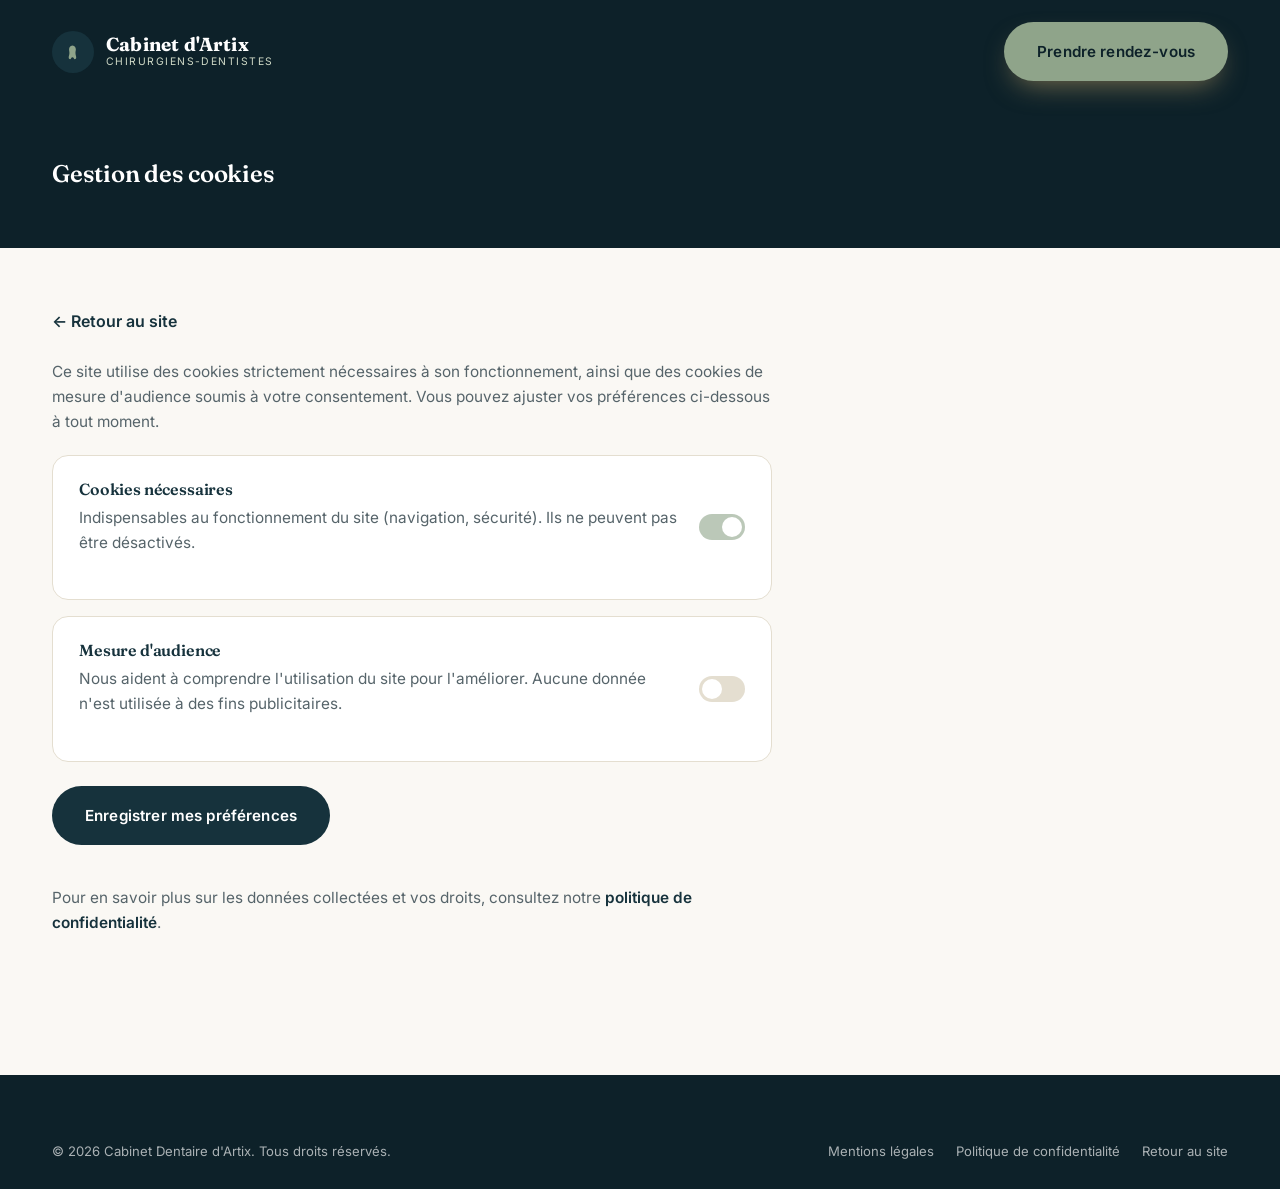
<file: gestion-cookies.html>
<!DOCTYPE html>
<html lang="fr">
<head>
<meta charset="UTF-8">
<meta name="viewport" content="width=device-width, initial-scale=1.0">
<title>Gestion des cookies — Cabinet Dentaire d'Artix</title>
<meta name="robots" content="noindex, follow">
<link rel="preconnect" href="https://fonts.googleapis.com">
<link rel="preconnect" href="https://fonts.gstatic.com" crossorigin>
<link href="https://fonts.googleapis.com/css2?family=Fraunces:ital,opsz,wght@0,9..144,500;0,9..144,600;1,9..144,500&family=Inter:wght@400;500;600;700&display=swap" rel="stylesheet">
<link rel="stylesheet" href="css/style.css">
<style>
  .legal-hero { background: var(--navy-deep); color: var(--white); padding: 160px 0 60px; }
  .legal-hero h1 { color: var(--white); }
  .legal-body { max-width: 720px; }
  .legal-body p { color: var(--ink-soft); font-size: 0.96rem; margin-bottom: 20px; }
  .back-link { display: inline-flex; align-items: center; gap: 8px; margin-bottom: 24px; font-weight: 600; color: var(--navy); }
  .saved-confirm { display:none; background:var(--beige); color:var(--navy); border-radius: var(--radius-sm); padding:14px 18px; margin-top:18px; font-size:0.88rem; font-weight:600; }
  .saved-confirm.show { display:block; }
</style>
</head>
<body>

<header class="site-header scrolled" id="siteHeader">
  <div class="container">
    <a href="index.html" class="logo">
      <span class="logo-mark"><svg viewBox="0 0 24 24" fill="none"><path d="M12 5c-2.5 0-4.3 1.7-4.3 4 0 1.6.4 2.4.4 4 0 2.3-.8 3.1-.8 5 0 1.1.7 1.9 1.5 1.9 1.1 0 1.1-2.3 2.6-2.3s1.5 2.3 2.6 2.3c.8 0 1.5-.8 1.5-1.9 0-1.9-.8-2.7-.8-5 0-1.6.4-2.4.4-4 0-2.3-1.8-4-4.3-4z" fill="currentColor"/></svg></span>
      <span class="logo-text"><strong>Cabinet d'Artix</strong><span>Chirurgiens-dentistes</span></span>
    </a>
    <div class="header-actions">
      <a href="contact.html" class="btn btn-primary">Prendre rendez-vous</a>
    </div>
  </div>
</header>

<main>
<section class="legal-hero">
  <div class="container">
    <h1>Gestion des cookies</h1>
  </div>
</section>

<section class="section-pad" style="padding-top:60px;">
  <div class="container">
    <a href="index.html" class="back-link">← Retour au site</a>

    <div class="legal-body">
      <p>Ce site utilise des cookies strictement nécessaires à son fonctionnement, ainsi que des cookies de mesure d'audience soumis à votre consentement. Vous pouvez ajuster vos préférences ci-dessous à tout moment.</p>

      <div class="cookie-pref-card">
        <div>
          <h4>Cookies nécessaires</h4>
          <p>Indispensables au fonctionnement du site (navigation, sécurité). Ils ne peuvent pas être désactivés.</p>
        </div>
        <label class="switch">
          <input type="checkbox" checked disabled>
          <span class="slider"></span>
        </label>
      </div>

      <div class="cookie-pref-card">
        <div>
          <h4>Mesure d'audience</h4>
          <p>Nous aident à comprendre l'utilisation du site pour l'améliorer. Aucune donnée n'est utilisée à des fins publicitaires.</p>
        </div>
        <label class="switch">
          <input type="checkbox" id="analyticsToggle">
          <span class="slider"></span>
        </label>
      </div>

      <button class="btn btn-dark" id="saveCookiePrefs" style="margin-top:8px;">Enregistrer mes préférences</button>
      <div class="saved-confirm" id="cookiePrefsSaved">Vos préférences ont bien été enregistrées.</div>

      <p style="margin-top:40px;">Pour en savoir plus sur les données collectées et vos droits, consultez notre <a href="politique-confidentialite.html" style="color:var(--navy); font-weight:600;">politique de confidentialité</a>.</p>
    </div>
  </div>
</section>
</main>

<footer class="site-footer" style="padding-top:40px;">
  <div class="container">
    <div class="footer-bottom" style="border-top:none;">
      <span>© 2026 Cabinet Dentaire d'Artix. Tous droits réservés.</span>
      <div class="footer-legal">
        <a href="mentions-legales.html">Mentions légales</a>
        <a href="politique-confidentialite.html">Politique de confidentialité</a>
        <a href="index.html">Retour au site</a>
      </div>
    </div>
  </div>
</footer>

<script src="js/main.js"></script>
</body>
</html>
</file>
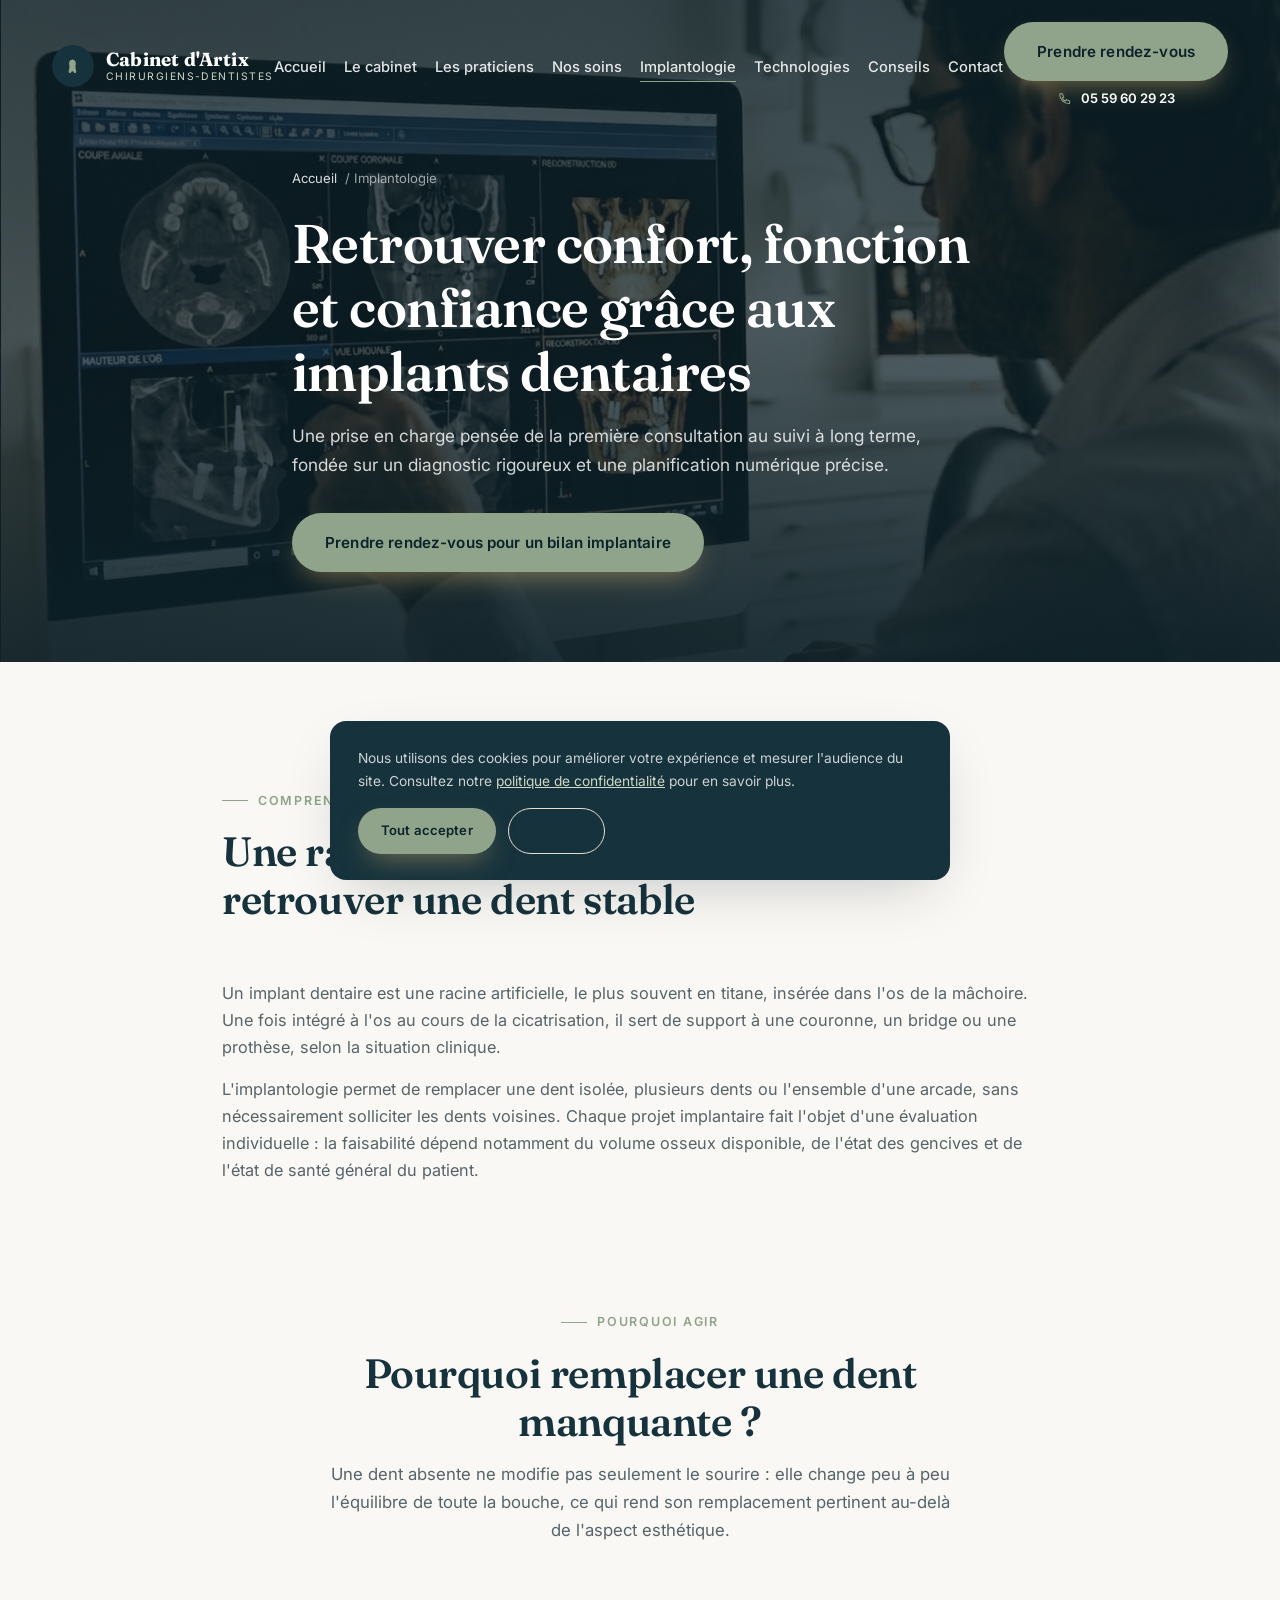
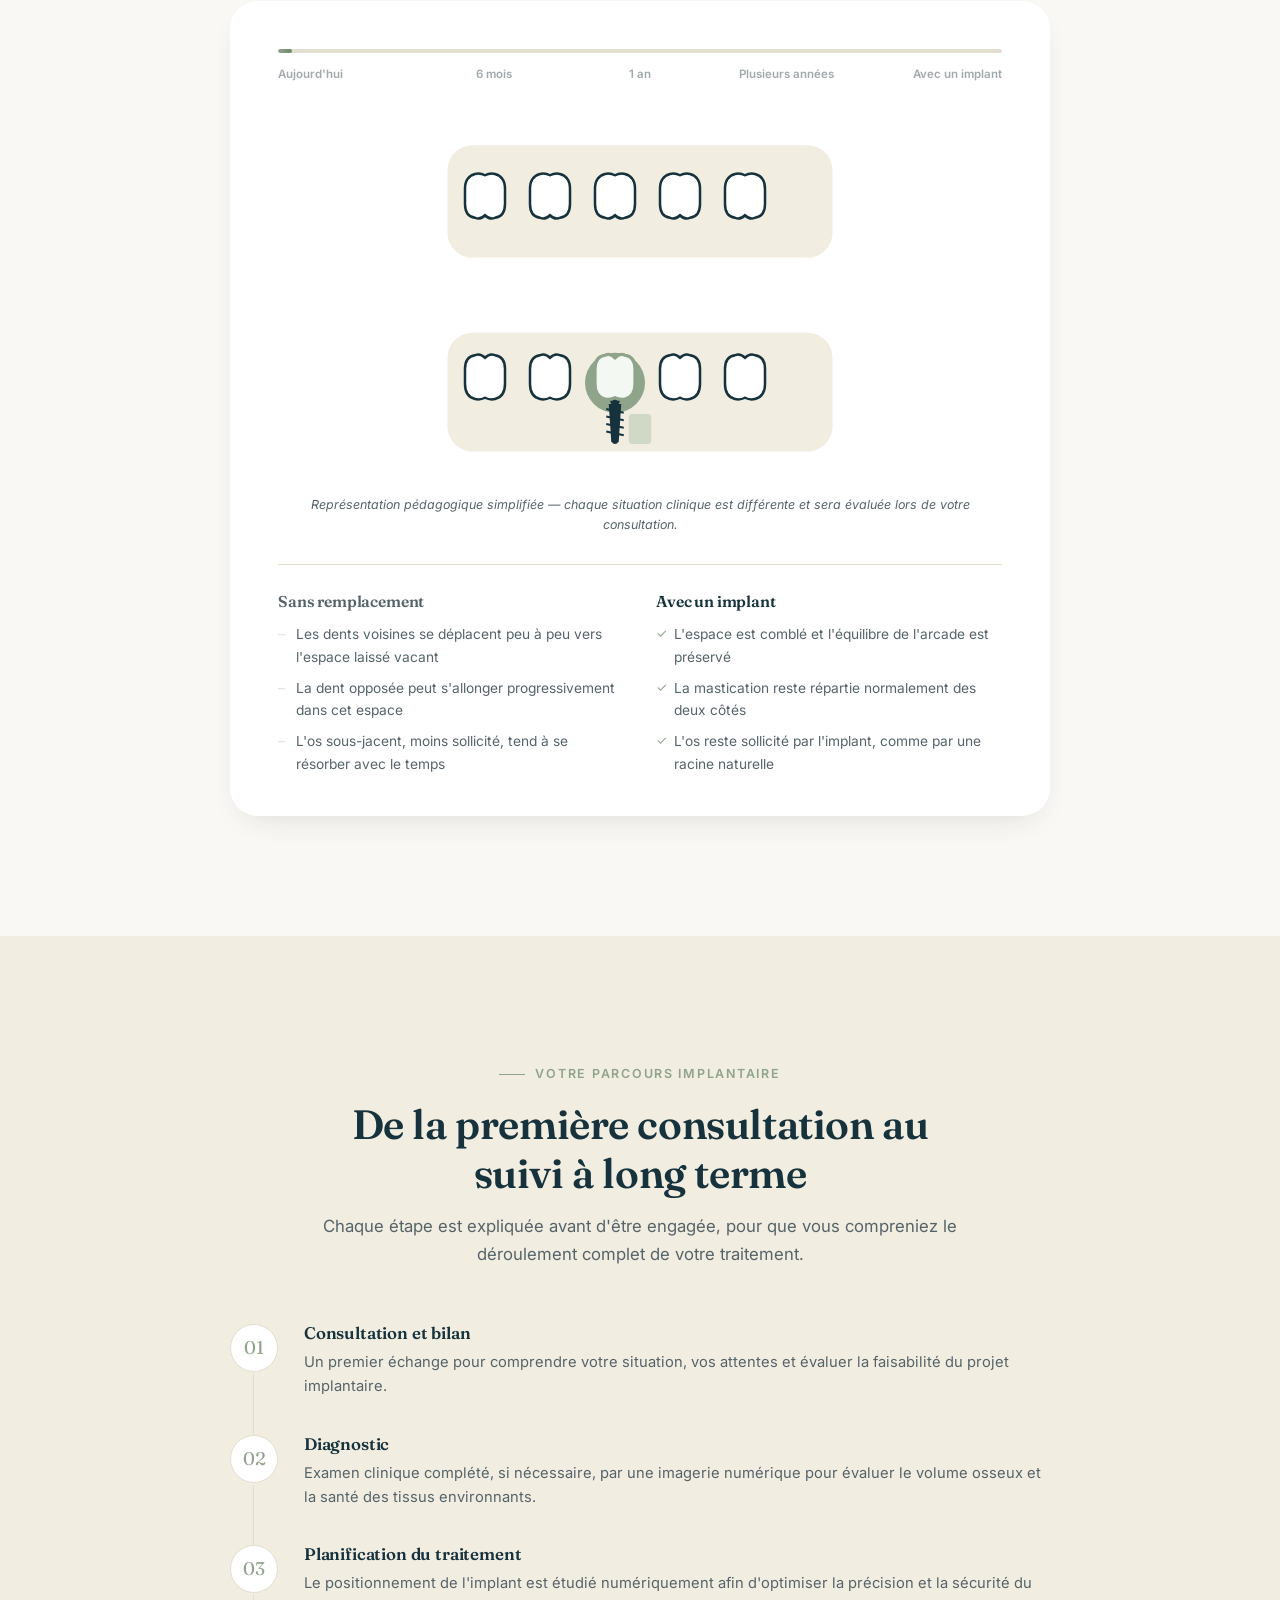
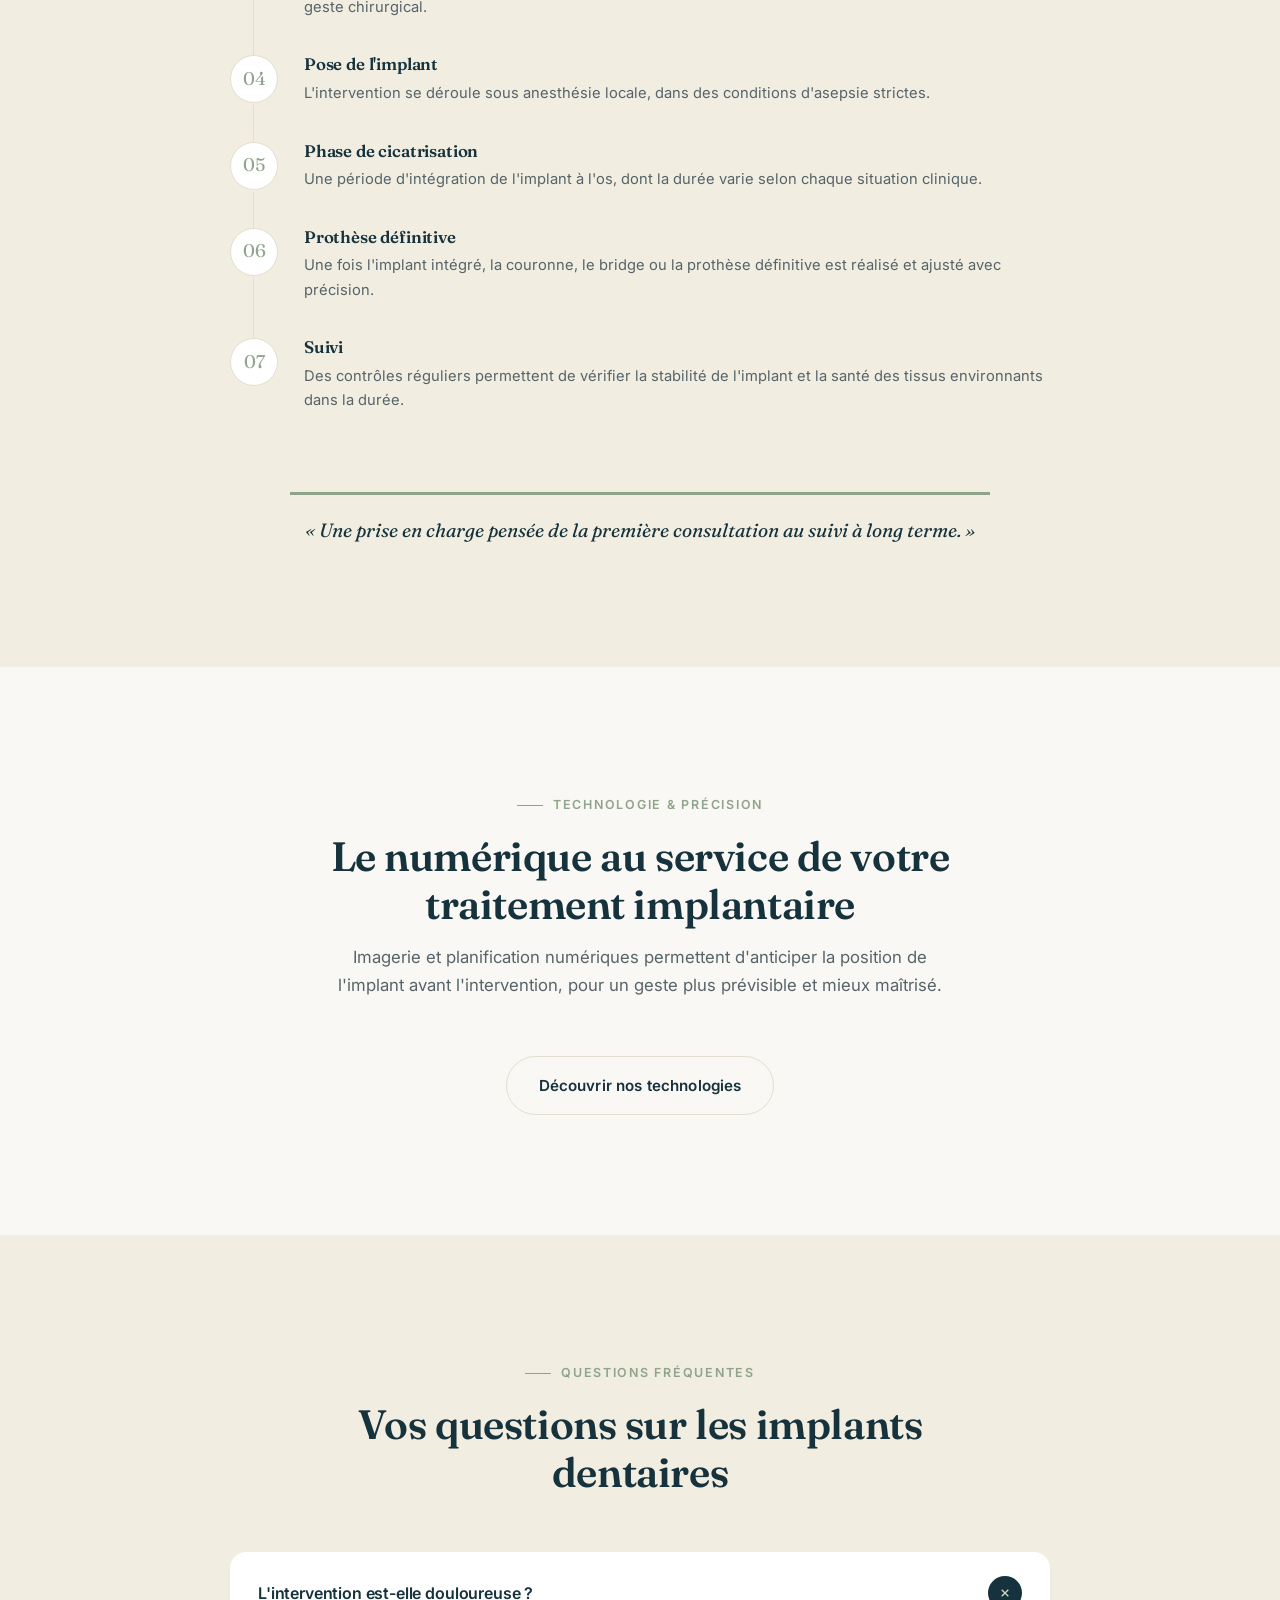
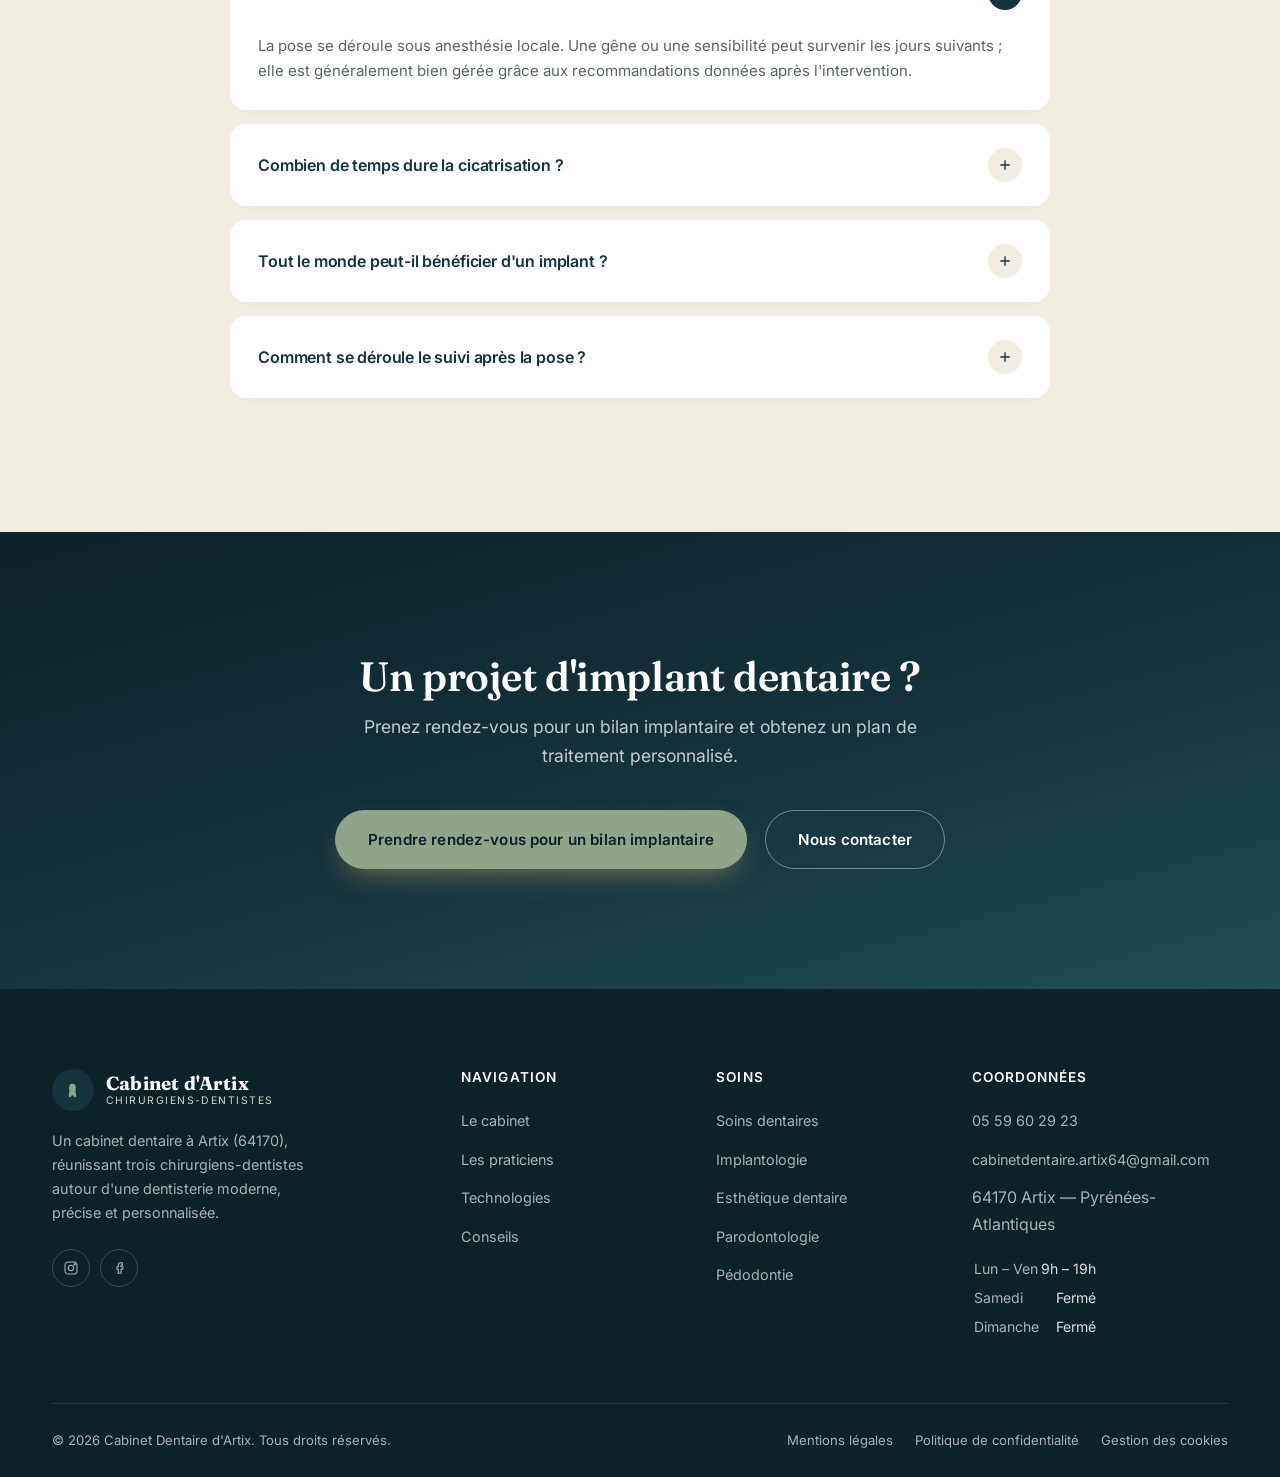
<file: implantologie.html>
<!DOCTYPE html>
<html lang="fr">
<head>
<meta charset="UTF-8">
<meta name="viewport" content="width=device-width, initial-scale=1.0">
<title>Implantologie à Artix — Implants dentaires — Cabinet d'Artix (64170)</title>
<meta name="description" content="Implantologie dentaire à Artix : consultation, diagnostic, planification numérique, pose de l'implant et suivi. Une prise en charge complète pour retrouver confort et confiance.">
<meta name="keywords" content="implant dentaire Artix, implantologie Artix, implants dentaires Pyrénées-Atlantiques, chirurgien dentiste Artix 64170">
<link rel="canonical" href="https://www.cabinet-dentaire-artix.fr/implantologie.html">
<link rel="icon" href="data:image/svg+xml,%3Csvg xmlns='http://www.w3.org/2000/svg' viewBox='0 0 24 24'%3E%3Crect width='24' height='24' rx='6' fill='%2316323c'/%3E%3Cpath fill='%238fa48a' d='M12 5c-2.5 0-4.3 1.7-4.3 4 0 1.6.4 2.4.4 4 0 2.3-.8 3.1-.8 5 0 1.1.7 1.9 1.5 1.9 1.1 0 1.1-2.3 2.6-2.3s1.5 2.3 2.6 2.3c.8 0 1.5-.8 1.5-1.9 0-1.9-.8-2.7-.8-5 0-1.6.4-2.4.4-4 0-2.3-1.8-4-4.3-4z'/%3E%3C/svg%3E">
<link rel="preconnect" href="https://fonts.googleapis.com">
<link rel="preconnect" href="https://fonts.gstatic.com" crossorigin>
<link href="https://fonts.googleapis.com/css2?family=Fraunces:ital,opsz,wght@0,9..144,500;0,9..144,600;1,9..144,500&family=Inter:wght@400;500;600;700&display=swap" rel="stylesheet">
<link rel="stylesheet" href="css/style.css">
<script type="application/ld+json">
{
  "@context": "https://schema.org",
  "@type": "MedicalProcedure",
  "name": "Pose d'implant dentaire",
  "procedureType": "http://schema.org/SurgicalProcedure",
  "bodyLocation": "Mâchoire",
  "provider": { "@type": "Dentist", "name": "Cabinet Dentaire d'Artix", "areaServed": "Artix, Pyrénées-Atlantiques" }
}
</script>
</head>
<body>

<header class="site-header" id="siteHeader">
  <div class="container">
    <a href="index.html" class="logo">
      <span class="logo-mark"><svg viewBox="0 0 24 24" fill="none"><path d="M12 5c-2.5 0-4.3 1.7-4.3 4 0 1.6.4 2.4.4 4 0 2.3-.8 3.1-.8 5 0 1.1.7 1.9 1.5 1.9 1.1 0 1.1-2.3 2.6-2.3s1.5 2.3 2.6 2.3c.8 0 1.5-.8 1.5-1.9 0-1.9-.8-2.7-.8-5 0-1.6.4-2.4.4-4 0-2.3-1.8-4-4.3-4z" fill="currentColor"/></svg></span>
      <span class="logo-text"><strong>Cabinet d'Artix</strong><span>Chirurgiens-dentistes</span></span>
    </a>
    <nav class="main-nav">
      <ul>
        <li><a href="index.html">Accueil</a></li>
        <li><a href="le-cabinet.html">Le cabinet</a></li>
        <li><a href="les-praticiens.html">Les praticiens</a></li>
        <li><a href="soins-dentaires.html">Nos soins</a></li>
        <li><a href="implantologie.html" class="active">Implantologie</a></li>
        <li><a href="technologies.html">Technologies</a></li>
        <li><a href="conseils.html">Conseils</a></li>
        <li><a href="contact.html">Contact</a></li>
      </ul>
    </nav>
    <div class="header-actions">
      <div class="header-cta">
        <a href="contact.html" class="btn btn-primary">Prendre rendez-vous</a>
        <a href="tel:+33559602923" class="header-call">
          <svg viewBox="0 0 24 24" fill="none" stroke="currentColor" stroke-width="1.6"><path d="M4 5c0-.6.4-1 1-1h3l2 5-2 1.5c.9 2 2.5 3.6 4.5 4.5L14 13l5 2v3c0 .6-.4 1-1 1C10.6 19 4 12.4 4 5z"/></svg>
          <span>05 59 60 29 23</span>
        </a>
      </div>
      <button class="nav-toggle" id="navToggle" aria-label="Ouvrir le menu"><span></span><span></span><span></span></button>
    </div>
  </div>
</header>

<div class="mobile-nav-panel" id="mobileNav">
  <ul>
    <li><a href="index.html">Accueil</a></li>
    <li><a href="le-cabinet.html">Le cabinet</a></li>
    <li><a href="les-praticiens.html">Les praticiens</a></li>
    <li><a href="soins-dentaires.html">Nos soins</a></li>
    <li><a href="implantologie.html">Implantologie</a></li>
    <li><a href="technologies.html">Technologies</a></li>
    <li><a href="conseils.html">Conseils</a></li>
    <li><a href="contact.html">Contact</a></li>
  </ul>
  <a href="contact.html" class="btn btn-primary">Prendre rendez-vous</a>
  <a href="tel:+33559602923" class="header-call">05 59 60 29 23</a>
</div>

<main>

<section class="page-hero">
  <div class="page-hero-media"><img src="assets/img/scanner-intraoral.jpg" alt="Planification numérique d'un traitement implantaire" loading="eager"></div>
  <div class="container page-hero-content">
    <div class="breadcrumb"><a href="index.html">Accueil</a> / Implantologie</div>
    <h1>Retrouver confort, fonction et confiance grâce aux implants dentaires</h1>
    <p class="page-hero-lead">Une prise en charge pensée de la première consultation au suivi à long terme, fondée sur un diagnostic rigoureux et une planification numérique précise.</p>
    <div class="page-hero-actions">
      <a href="contact.html?tab=rdv&amp;motif=implant" class="btn btn-primary">Prendre rendez-vous pour un bilan implantaire</a>
    </div>
  </div>
</section>

<section class="section-pad">
  <div class="container" style="max-width:900px;">
    <div class="section-head" data-reveal>
      <div class="eyebrow">Comprendre l'implant dentaire</div>
      <h2>Une racine artificielle pour retrouver une dent stable</h2>
    </div>
    <p style="color:var(--ink-soft); font-size:1.02rem; margin-bottom:16px;" data-reveal>
      Un implant dentaire est une racine artificielle, le plus souvent en titane, insérée dans l'os de la
      mâchoire. Une fois intégré à l'os au cours de la cicatrisation, il sert de support à une couronne,
      un bridge ou une prothèse, selon la situation clinique.
    </p>
    <p style="color:var(--ink-soft); font-size:1.02rem;" data-reveal>
      L'implantologie permet de remplacer une dent isolée, plusieurs dents ou l'ensemble d'une arcade,
      sans nécessairement solliciter les dents voisines. Chaque projet implantaire fait l'objet d'une
      évaluation individuelle&nbsp;: la faisabilité dépend notamment du volume osseux disponible, de l'état
      des gencives et de l'état de santé général du patient.
    </p>
  </div>
</section>

<section class="section-pad" style="background:var(--off-white); padding-top:0;">
  <div class="container">
    <div class="section-head center" data-reveal>
      <div class="eyebrow">Pourquoi agir</div>
      <h2>Pourquoi remplacer une dent manquante ?</h2>
      <p>Une dent absente ne modifie pas seulement le sourire&nbsp;: elle change peu à peu l'équilibre de toute la bouche, ce qui rend son remplacement pertinent au-delà de l'aspect esthétique.</p>
    </div>

    <div class="tooth-loss-diagram" data-reveal>
      <div class="tld-track"><div class="tld-fill"></div></div>
      <div class="tld-ticks">
        <span>Aujourd'hui</span>
        <span>6 mois</span>
        <span>1 an</span>
        <span>Plusieurs années</span>
        <span>Avec un implant</span>
      </div>

      <svg viewBox="0 0 480 300" xmlns="http://www.w3.org/2000/svg" role="img" aria-label="Illustration animée en 5 étapes montrant l'évolution d'une arcade dentaire sans remplacement d'une dent manquante, puis la stabilisation obtenue avec un implant">
        <rect x="86" y="25" width="308" height="90" rx="20" fill="#f2ede1"/>
        <rect x="86" y="175" width="308" height="95" rx="20" fill="#f2ede1"/>

        <rect x="231" y="240" width="18" height="24" rx="3" fill="#cfd9c6" class="tld2-bone"/>

        <!-- Arcade du haut (dents pointées vers le bas) -->
        <g transform="translate(96,47) scale(1,-1) translate(0,-39)"><path d="M4,14 Q4,4 12,3 Q16,1 20,5 Q24,1 28,3 Q36,4 36,14 L36,26 Q36,36 28,38 Q24,39 20,37 Q16,39 12,38 Q4,36 4,26 Z" fill="#ffffff" stroke="#16323c" stroke-width="2"/></g>
        <g transform="translate(148,47) scale(1,-1) translate(0,-39)"><path d="M4,14 Q4,4 12,3 Q16,1 20,5 Q24,1 28,3 Q36,4 36,14 L36,26 Q36,36 28,38 Q24,39 20,37 Q16,39 12,38 Q4,36 4,26 Z" fill="#ffffff" stroke="#16323c" stroke-width="2"/></g>
        <g transform="translate(200,47) scale(1,-1) translate(0,-39)"><path class="tld2-opposing" d="M4,14 Q4,4 12,3 Q16,1 20,5 Q24,1 28,3 Q36,4 36,14 L36,26 Q36,36 28,38 Q24,39 20,37 Q16,39 12,38 Q4,36 4,26 Z" fill="#ffffff" stroke="#16323c" stroke-width="2"/></g>
        <g transform="translate(252,47) scale(1,-1) translate(0,-39)"><path d="M4,14 Q4,4 12,3 Q16,1 20,5 Q24,1 28,3 Q36,4 36,14 L36,26 Q36,36 28,38 Q24,39 20,37 Q16,39 12,38 Q4,36 4,26 Z" fill="#ffffff" stroke="#16323c" stroke-width="2"/></g>
        <g transform="translate(304,47) scale(1,-1) translate(0,-39)"><path d="M4,14 Q4,4 12,3 Q16,1 20,5 Q24,1 28,3 Q36,4 36,14 L36,26 Q36,36 28,38 Q24,39 20,37 Q16,39 12,38 Q4,36 4,26 Z" fill="#ffffff" stroke="#16323c" stroke-width="2"/></g>

        <!-- Arcade du bas (dents pointées vers le haut) -->
        <g transform="translate(96,190)"><path d="M4,14 Q4,4 12,3 Q16,1 20,5 Q24,1 28,3 Q36,4 36,14 L36,26 Q36,36 28,38 Q24,39 20,37 Q16,39 12,38 Q4,36 4,26 Z" fill="#ffffff" stroke="#16323c" stroke-width="2"/></g>
        <g transform="translate(148,190)"><path class="tld2-neighbor-left" d="M4,14 Q4,4 12,3 Q16,1 20,5 Q24,1 28,3 Q36,4 36,14 L36,26 Q36,36 28,38 Q24,39 20,37 Q16,39 12,38 Q4,36 4,26 Z" fill="#ffffff" stroke="#16323c" stroke-width="2"/></g>
        <g transform="translate(252,190)"><path class="tld2-neighbor-right" d="M4,14 Q4,4 12,3 Q16,1 20,5 Q24,1 28,3 Q36,4 36,14 L36,26 Q36,36 28,38 Q24,39 20,37 Q16,39 12,38 Q4,36 4,26 Z" fill="#ffffff" stroke="#16323c" stroke-width="2"/></g>
        <g transform="translate(304,190)"><path d="M4,14 Q4,4 12,3 Q16,1 20,5 Q24,1 28,3 Q36,4 36,14 L36,26 Q36,36 28,38 Q24,39 20,37 Q16,39 12,38 Q4,36 4,26 Z" fill="#ffffff" stroke="#16323c" stroke-width="2"/></g>

        <!-- Dent manquante (étapes 1 à 4) : silhouette en pointillés -->
        <g transform="translate(200,190)"><path class="tld2-socket" d="M4,14 Q4,4 12,3 Q16,1 20,5 Q24,1 28,3 Q36,4 36,14 L36,26 Q36,36 28,38 Q24,39 20,37 Q16,39 12,38 Q4,36 4,26 Z" fill="none" stroke="#16323c" stroke-opacity="0.35" stroke-width="2" stroke-dasharray="4 4"/></g>

        <!-- Implant (étape 5) : vis filetée, pilier et couronne -->
        <g class="tld2-implant" transform="translate(200,190)">
          <circle cx="20" cy="25" r="24" fill="#8fa48a" class="tld2-implant-glow"/>
          <path d="M15,42 L25,42 L23,72 Q20,76 17,72 Z" fill="#16323c"/>
          <line x1="13" y1="46" x2="27" y2="49" stroke="#16323c" stroke-width="1.6"/>
          <line x1="13" y1="52" x2="27" y2="55" stroke="#16323c" stroke-width="1.6"/>
          <line x1="13" y1="58" x2="27" y2="61" stroke="#16323c" stroke-width="1.6"/>
          <line x1="13" y1="64" x2="27" y2="67" stroke="#16323c" stroke-width="1.6"/>
          <path d="M14,34 L26,34 L23,42 L17,42 Z" fill="#16323c"/>
          <path d="M4,14 Q4,4 12,3 Q16,1 20,5 Q24,1 28,3 Q36,4 36,14 L36,26 Q36,36 28,38 Q24,39 20,37 Q16,39 12,38 Q4,36 4,26 Z" fill="#f4f8f2" stroke="#8fa48a" stroke-width="2.6"/>
        </g>
      </svg>
      <p class="tld-caption">Représentation pédagogique simplifiée — chaque situation clinique est différente et sera évaluée lors de votre consultation.</p>

      <div class="tooth-loss-legend">
        <div class="tld-col">
          <h4>Sans remplacement</h4>
          <ul>
            <li>Les dents voisines se déplacent peu à peu vers l'espace laissé vacant</li>
            <li>La dent opposée peut s'allonger progressivement dans cet espace</li>
            <li>L'os sous-jacent, moins sollicité, tend à se résorber avec le temps</li>
          </ul>
        </div>
        <div class="tld-col">
          <h4>Avec un implant</h4>
          <ul>
            <li>L'espace est comblé et l'équilibre de l'arcade est préservé</li>
            <li>La mastication reste répartie normalement des deux côtés</li>
            <li>L'os reste sollicité par l'implant, comme par une racine naturelle</li>
          </ul>
        </div>
      </div>
    </div>
  </div>
</section>

<section class="implant-cta section-pad">
  <div class="container">
    <div class="section-head center" data-reveal>
      <div class="eyebrow">Votre parcours implantaire</div>
      <h2>De la première consultation au suivi à long terme</h2>
      <p>Chaque étape est expliquée avant d'être engagée, pour que vous compreniez le déroulement complet de votre traitement.</p>
    </div>

    <div class="timeline" data-reveal style="max-width:820px; margin:0 auto;">
      <div class="timeline-item">
        <div class="timeline-num">01</div>
        <div><h3>Consultation et bilan</h3><p>Un premier échange pour comprendre votre situation, vos attentes et évaluer la faisabilité du projet implantaire.</p></div>
      </div>
      <div class="timeline-item">
        <div class="timeline-num">02</div>
        <div><h3>Diagnostic</h3><p>Examen clinique complété, si nécessaire, par une imagerie numérique pour évaluer le volume osseux et la santé des tissus environnants.</p></div>
      </div>
      <div class="timeline-item">
        <div class="timeline-num">03</div>
        <div><h3>Planification du traitement</h3><p>Le positionnement de l'implant est étudié numériquement afin d'optimiser la précision et la sécurité du geste chirurgical.</p></div>
      </div>
      <div class="timeline-item">
        <div class="timeline-num">04</div>
        <div><h3>Pose de l'implant</h3><p>L'intervention se déroule sous anesthésie locale, dans des conditions d'asepsie strictes.</p></div>
      </div>
      <div class="timeline-item">
        <div class="timeline-num">05</div>
        <div><h3>Phase de cicatrisation</h3><p>Une période d'intégration de l'implant à l'os, dont la durée varie selon chaque situation clinique.</p></div>
      </div>
      <div class="timeline-item">
        <div class="timeline-num">06</div>
        <div><h3>Prothèse définitive</h3><p>Une fois l'implant intégré, la couronne, le bridge ou la prothèse définitive est réalisé et ajusté avec précision.</p></div>
      </div>
      <div class="timeline-item">
        <div class="timeline-num">07</div>
        <div><h3>Suivi</h3><p>Des contrôles réguliers permettent de vérifier la stabilité de l'implant et la santé des tissus environnants dans la durée.</p></div>
      </div>
    </div>

    <blockquote class="implant-tagline" style="max-width:700px; margin:44px auto 0; text-align:center; border-left:none; border-top:3px solid var(--gold); padding-left:0; padding-top:20px;">
      « Une prise en charge pensée de la première consultation au suivi à long terme. »
    </blockquote>
  </div>
</section>

<section class="section-pad" style="background:var(--off-white);">
  <div class="container">
    <div class="section-head center" data-reveal>
      <div class="eyebrow">Technologie &amp; précision</div>
      <h2>Le numérique au service de votre traitement implantaire</h2>
      <p>Imagerie et planification numériques permettent d'anticiper la position de l'implant avant l'intervention, pour un geste plus prévisible et mieux maîtrisé.</p>
    </div>
    <div style="text-align:center;" data-reveal>
      <a href="technologies.html" class="btn btn-outline">Découvrir nos technologies</a>
    </div>
  </div>
</section>

<section class="faq section-pad">
  <div class="container">
    <div class="section-head center" data-reveal>
      <div class="eyebrow">Questions fréquentes</div>
      <h2>Vos questions sur les implants dentaires</h2>
    </div>
    <div class="faq-wrap" data-reveal>
      <div class="faq-item open">
        <button class="faq-q"><h3>L'intervention est-elle douloureuse ?</h3><span class="plus"><svg viewBox="0 0 24 24" fill="none" stroke="currentColor" stroke-width="2"><path d="M12 5v14M5 12h14"/></svg></span></button>
        <div class="faq-a"><div class="faq-a-inner">La pose se déroule sous anesthésie locale. Une gêne ou une sensibilité peut survenir les jours suivants ; elle est généralement bien gérée grâce aux recommandations données après l'intervention.</div></div>
      </div>
      <div class="faq-item">
        <button class="faq-q"><h3>Combien de temps dure la cicatrisation ?</h3><span class="plus"><svg viewBox="0 0 24 24" fill="none" stroke="currentColor" stroke-width="2"><path d="M12 5v14M5 12h14"/></svg></span></button>
        <div class="faq-a"><div class="faq-a-inner">La durée d'intégration de l'implant à l'os varie selon chaque situation clinique. Elle est précisée lors de la consultation, en fonction de votre diagnostic.</div></div>
      </div>
      <div class="faq-item">
        <button class="faq-q"><h3>Tout le monde peut-il bénéficier d'un implant ?</h3><span class="plus"><svg viewBox="0 0 24 24" fill="none" stroke="currentColor" stroke-width="2"><path d="M12 5v14M5 12h14"/></svg></span></button>
        <div class="faq-a"><div class="faq-a-inner">La faisabilité dépend du volume osseux disponible, de la santé des gencives et de l'état de santé général. Un bilan complet permet de le déterminer avec précision.</div></div>
      </div>
      <div class="faq-item">
        <button class="faq-q"><h3>Comment se déroule le suivi après la pose ?</h3><span class="plus"><svg viewBox="0 0 24 24" fill="none" stroke="currentColor" stroke-width="2"><path d="M12 5v14M5 12h14"/></svg></span></button>
        <div class="faq-a"><div class="faq-a-inner">Des rendez-vous de contrôle sont programmés pour vérifier la cicatrisation, puis la stabilité de l'implant et la santé des tissus environnants sur le long terme.</div></div>
      </div>
    </div>
  </div>
</section>

<section class="cta-final section-pad">
  <div class="container">
    <div data-reveal>
      <h2>Un projet d'implant dentaire ?</h2>
      <p class="lead">Prenez rendez-vous pour un bilan implantaire et obtenez un plan de traitement personnalisé.</p>
      <div class="cta-final-actions">
        <a href="contact.html?tab=rdv&amp;motif=implant" class="btn btn-primary">Prendre rendez-vous pour un bilan implantaire</a>
        <a href="contact.html" class="btn btn-ghost-light">Nous contacter</a>
      </div>
    </div>
  </div>
</section>

</main>

<footer class="site-footer">
  <div class="container">
    <div class="footer-top">
      <div class="footer-brand">
        <a href="index.html" class="logo">
          <span class="logo-mark"><svg viewBox="0 0 24 24" fill="none"><path d="M12 5c-2.5 0-4.3 1.7-4.3 4 0 1.6.4 2.4.4 4 0 2.3-.8 3.1-.8 5 0 1.1.7 1.9 1.5 1.9 1.1 0 1.1-2.3 2.6-2.3s1.5 2.3 2.6 2.3c.8 0 1.5-.8 1.5-1.9 0-1.9-.8-2.7-.8-5 0-1.6.4-2.4.4-4 0-2.3-1.8-4-4.3-4z" fill="currentColor"/></svg></span>
          <span class="logo-text"><strong>Cabinet d'Artix</strong><span>Chirurgiens-dentistes</span></span>
        </a>
        <p>Un cabinet dentaire à Artix (64170), réunissant trois chirurgiens-dentistes autour d'une dentisterie moderne, précise et personnalisée.</p>
        <div class="footer-social">
          <a href="#" aria-label="Instagram"><svg viewBox="0 0 24 24" fill="none" stroke="currentColor" stroke-width="1.6"><rect x="3" y="3" width="18" height="18" rx="5"/><circle cx="12" cy="12" r="4"/><circle cx="17.5" cy="6.5" r="1"/></svg></a>
          <a href="#" aria-label="Facebook"><svg viewBox="0 0 24 24" fill="none" stroke="currentColor" stroke-width="1.6"><path d="M15 8h2V4h-2a4 4 0 00-4 4v2H9v4h2v6h4v-6h2.5l.5-4H15V8z"/></svg></a>
        </div>
      </div>
      <div class="footer-col">
        <h4>Navigation</h4>
        <ul>
          <li><a href="le-cabinet.html">Le cabinet</a></li>
          <li><a href="les-praticiens.html">Les praticiens</a></li>
          <li><a href="technologies.html">Technologies</a></li>
          <li><a href="conseils.html">Conseils</a></li>
        </ul>
      </div>
      <div class="footer-col">
        <h4>Soins</h4>
        <ul>
          <li><a href="soins-dentaires.html">Soins dentaires</a></li>
          <li><a href="implantologie.html">Implantologie</a></li>
          <li><a href="esthetique-dentaire.html">Esthétique dentaire</a></li>
          <li><a href="parodontologie.html">Parodontologie</a></li>
          <li><a href="pedodontie.html">Pédodontie</a></li>
        </ul>
      </div>
      <div class="footer-col">
        <h4>Coordonnées</h4>
        <ul>
          <li><a href="tel:+33559602923">05 59 60 29 23</a></li>
          <li><a href="mailto:cabinetdentaire.artix64@gmail.com">cabinetdentaire.artix64@gmail.com</a></li>
          <li><span>64170 Artix — Pyrénées-Atlantiques</span></li>
        </ul>
        <table class="footer-hours" style="margin-top:16px;">
          <tr><td>Lun – Ven</td><td>9h – 19h</td></tr>
          <tr><td>Samedi</td><td>Fermé</td></tr>
          <tr><td>Dimanche</td><td>Fermé</td></tr>
        </table>
      </div>
    </div>
    <div class="footer-bottom">
      <span>© 2026 Cabinet Dentaire d'Artix. Tous droits réservés.</span>
      <div class="footer-legal">
        <a href="mentions-legales.html">Mentions légales</a>
        <a href="politique-confidentialite.html">Politique de confidentialité</a>
        <a href="gestion-cookies.html">Gestion des cookies</a>
      </div>
    </div>
  </div>
</footer>

<div class="mobile-bar">
  <a href="tel:+33559602923" class="btn btn-outline">Appeler</a>
  <a href="contact.html" class="btn btn-primary">Rendez-vous</a>
</div>

<button class="to-top" id="toTop" aria-label="Retour en haut"><svg viewBox="0 0 24 24" fill="none" stroke="currentColor" stroke-width="2"><path d="M12 19V5M5 12l7-7 7 7"/></svg></button>

<div class="cookie-banner" id="cookieBanner">
  <p>Nous utilisons des cookies pour améliorer votre expérience et mesurer l'audience du site. Consultez notre <a href="politique-confidentialite.html">politique de confidentialité</a> pour en savoir plus.</p>
  <div class="cookie-actions">
    <button class="btn btn-primary" id="cookieAccept">Tout accepter</button>
    <button class="btn btn-outline" id="cookieDecline">Refuser</button>
  </div>
</div>

<script src="js/main.js"></script>
</body>
</html>
</file>
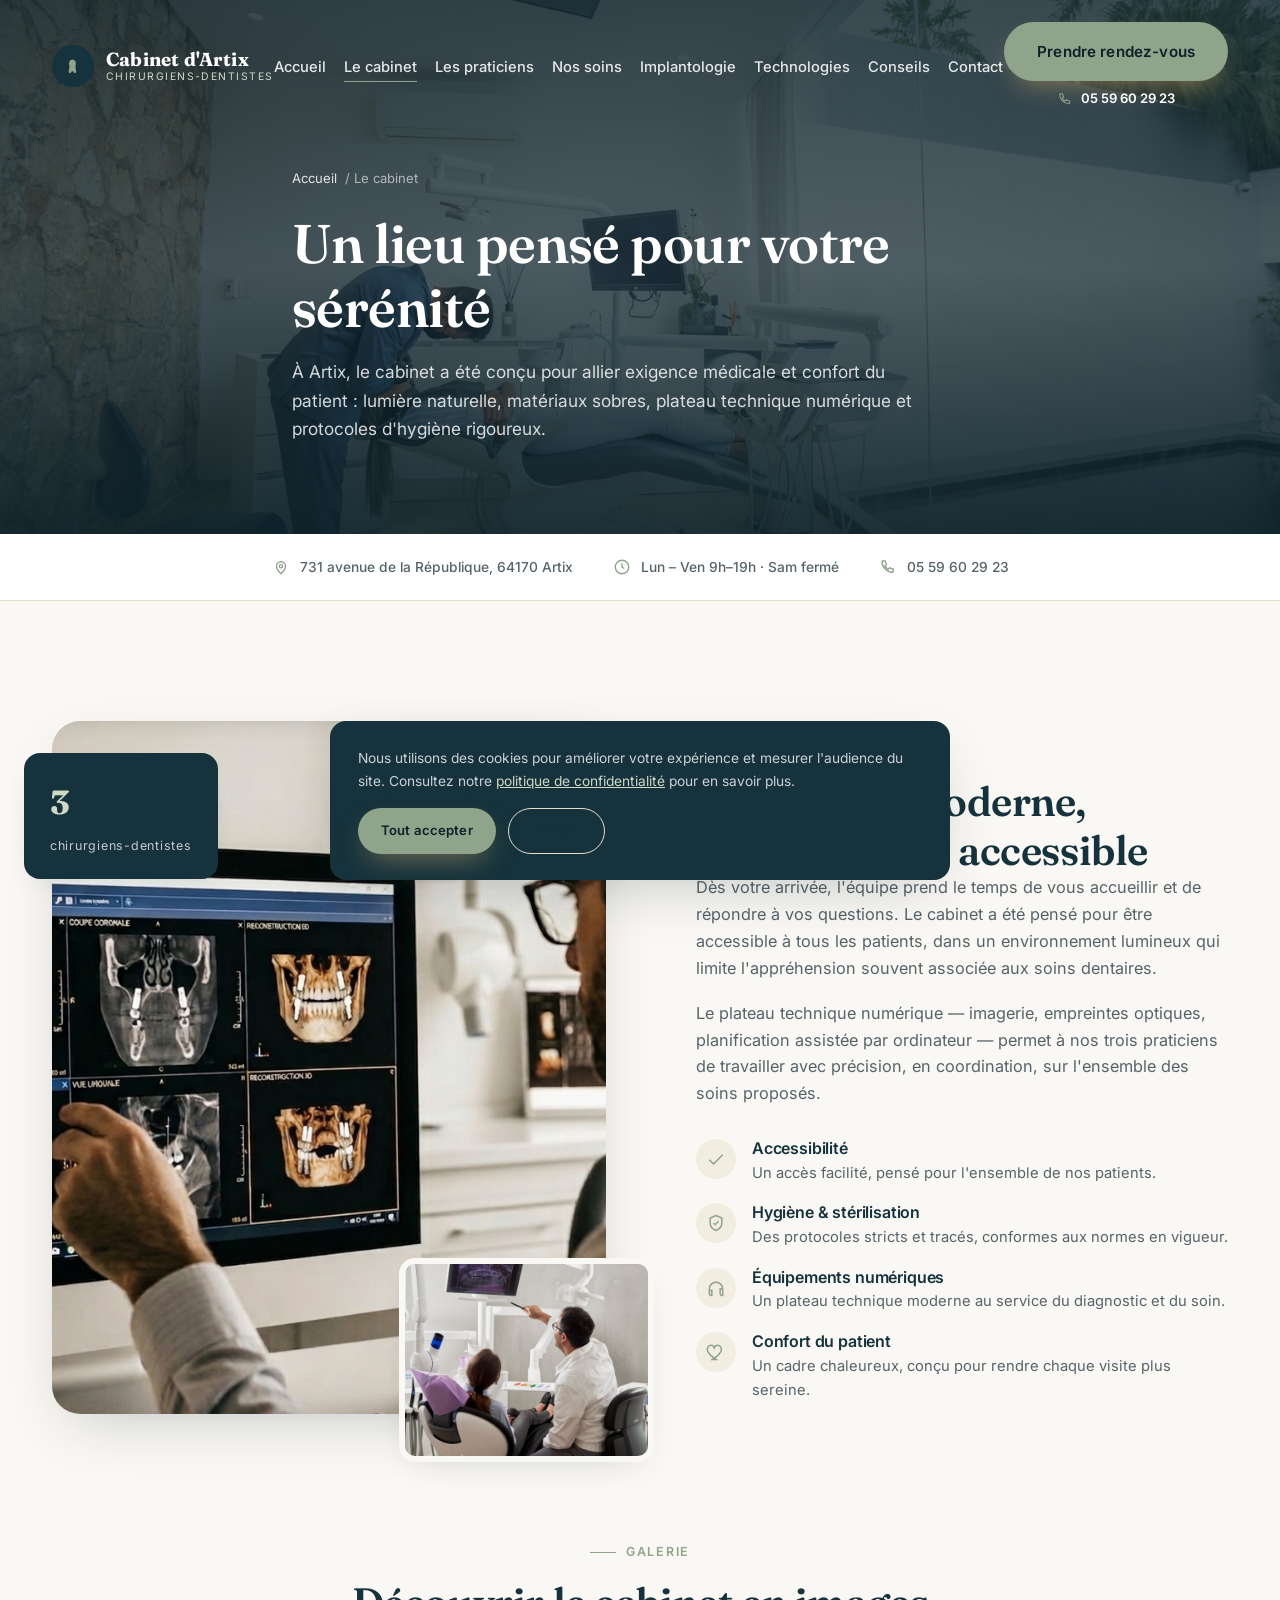
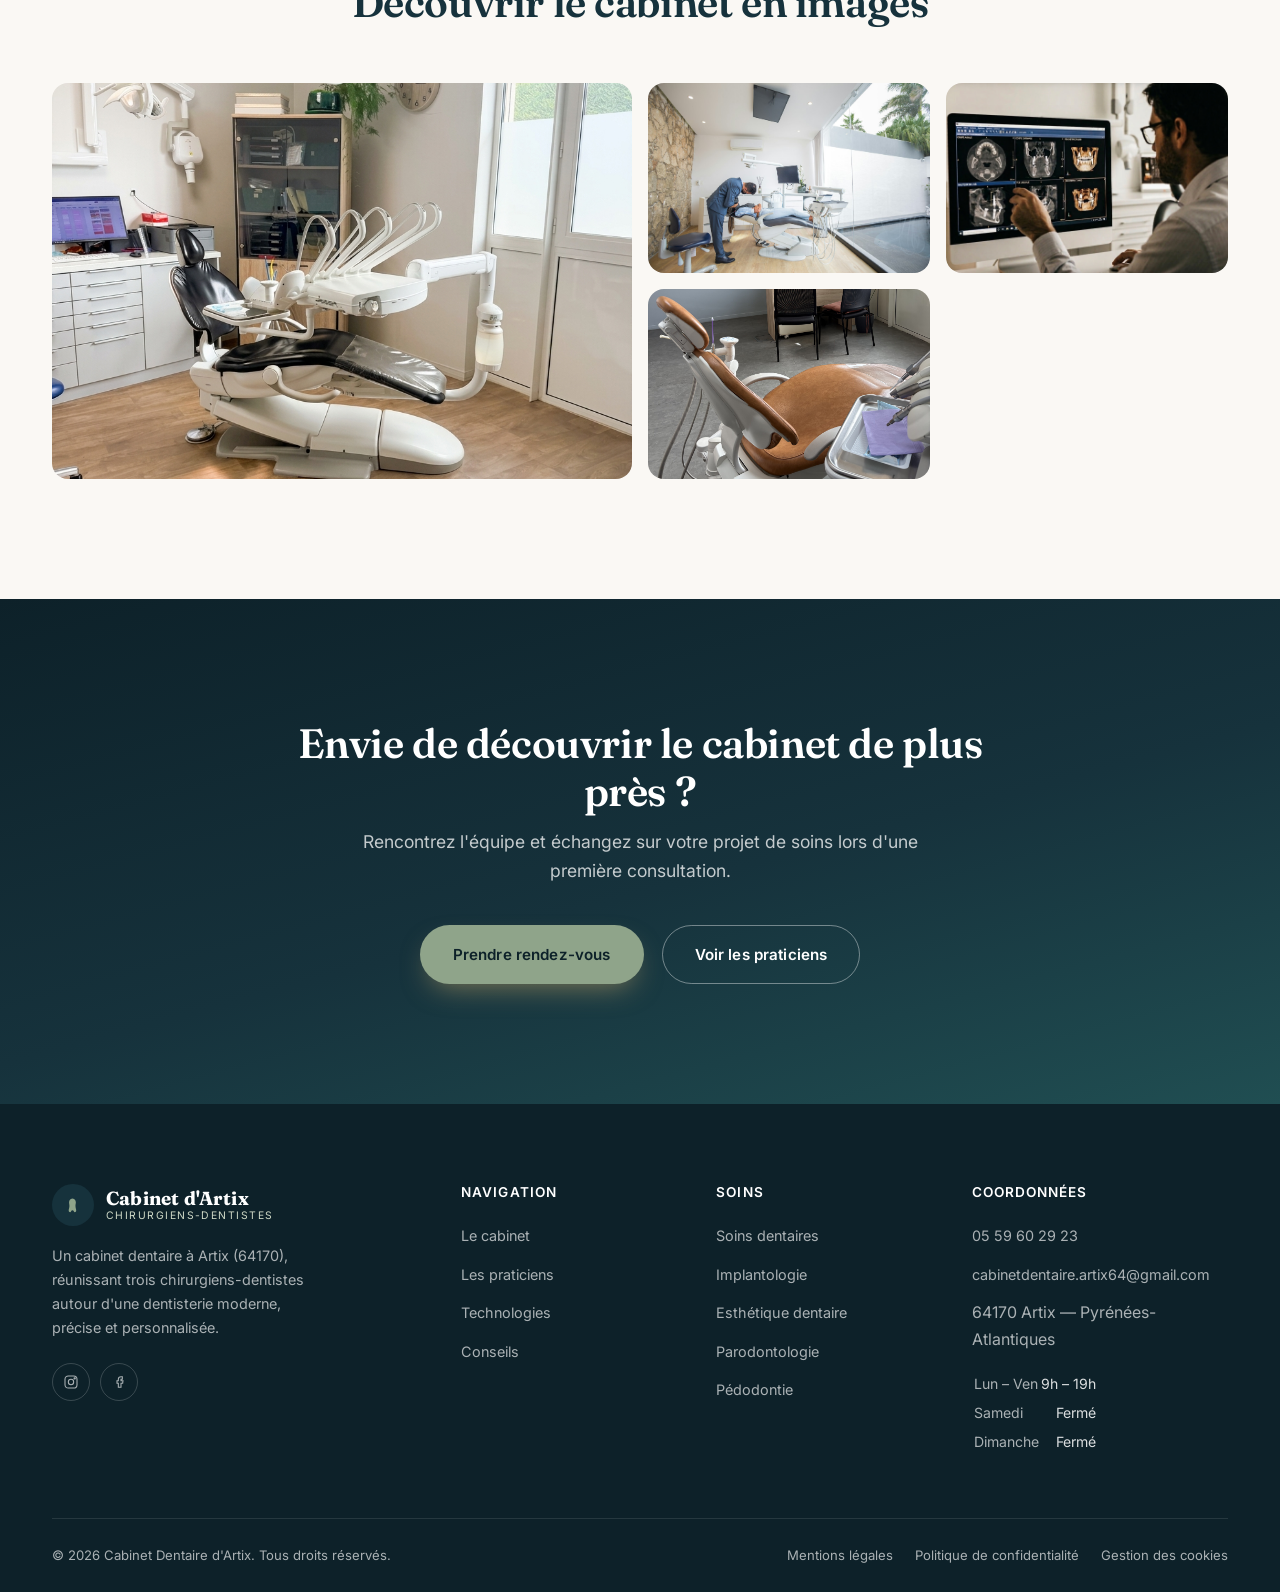
<file: le-cabinet.html>
<!DOCTYPE html>
<html lang="fr">
<head>
<meta charset="UTF-8">
<meta name="viewport" content="width=device-width, initial-scale=1.0">
<title>Le cabinet — Cabinet Dentaire d'Artix (64170)</title>
<meta name="description" content="Découvrez le Cabinet Dentaire d'Artix : un cabinet moderne et lumineux, accessible, équipé de technologies numériques, avec des protocoles d'hygiène et de stérilisation rigoureux.">
<link rel="canonical" href="https://www.cabinet-dentaire-artix.fr/le-cabinet.html">
<link rel="icon" href="data:image/svg+xml,%3Csvg xmlns='http://www.w3.org/2000/svg' viewBox='0 0 24 24'%3E%3Crect width='24' height='24' rx='6' fill='%2316323c'/%3E%3Cpath fill='%238fa48a' d='M12 5c-2.5 0-4.3 1.7-4.3 4 0 1.6.4 2.4.4 4 0 2.3-.8 3.1-.8 5 0 1.1.7 1.9 1.5 1.9 1.1 0 1.1-2.3 2.6-2.3s1.5 2.3 2.6 2.3c.8 0 1.5-.8 1.5-1.9 0-1.9-.8-2.7-.8-5 0-1.6.4-2.4.4-4 0-2.3-1.8-4-4.3-4z'/%3E%3C/svg%3E">
<link rel="preconnect" href="https://fonts.googleapis.com">
<link rel="preconnect" href="https://fonts.gstatic.com" crossorigin>
<link href="https://fonts.googleapis.com/css2?family=Fraunces:ital,opsz,wght@0,9..144,500;0,9..144,600;1,9..144,500&family=Inter:wght@400;500;600;700&display=swap" rel="stylesheet">
<link rel="stylesheet" href="css/style.css">
</head>
<body>

<header class="site-header" id="siteHeader">
  <div class="container">
    <a href="index.html" class="logo">
      <span class="logo-mark"><svg viewBox="0 0 24 24" fill="none"><path d="M12 5c-2.5 0-4.3 1.7-4.3 4 0 1.6.4 2.4.4 4 0 2.3-.8 3.1-.8 5 0 1.1.7 1.9 1.5 1.9 1.1 0 1.1-2.3 2.6-2.3s1.5 2.3 2.6 2.3c.8 0 1.5-.8 1.5-1.9 0-1.9-.8-2.7-.8-5 0-1.6.4-2.4.4-4 0-2.3-1.8-4-4.3-4z" fill="currentColor"/></svg></span>
      <span class="logo-text"><strong>Cabinet d'Artix</strong><span>Chirurgiens-dentistes</span></span>
    </a>
    <nav class="main-nav">
      <ul>
        <li><a href="index.html">Accueil</a></li>
        <li><a href="le-cabinet.html" class="active">Le cabinet</a></li>
        <li><a href="les-praticiens.html">Les praticiens</a></li>
        <li><a href="soins-dentaires.html">Nos soins</a></li>
        <li><a href="implantologie.html">Implantologie</a></li>
        <li><a href="technologies.html">Technologies</a></li>
        <li><a href="conseils.html">Conseils</a></li>
        <li><a href="contact.html">Contact</a></li>
      </ul>
    </nav>
    <div class="header-actions">
      <div class="header-cta">
        <a href="contact.html" class="btn btn-primary">Prendre rendez-vous</a>
        <a href="tel:+33559602923" class="header-call">
          <svg viewBox="0 0 24 24" fill="none" stroke="currentColor" stroke-width="1.6"><path d="M4 5c0-.6.4-1 1-1h3l2 5-2 1.5c.9 2 2.5 3.6 4.5 4.5L14 13l5 2v3c0 .6-.4 1-1 1C10.6 19 4 12.4 4 5z"/></svg>
          <span>05 59 60 29 23</span>
        </a>
      </div>
      <button class="nav-toggle" id="navToggle" aria-label="Ouvrir le menu"><span></span><span></span><span></span></button>
    </div>
  </div>
</header>

<div class="mobile-nav-panel" id="mobileNav">
  <ul>
    <li><a href="index.html">Accueil</a></li>
    <li><a href="le-cabinet.html">Le cabinet</a></li>
    <li><a href="les-praticiens.html">Les praticiens</a></li>
    <li><a href="soins-dentaires.html">Nos soins</a></li>
    <li><a href="implantologie.html">Implantologie</a></li>
    <li><a href="technologies.html">Technologies</a></li>
    <li><a href="conseils.html">Conseils</a></li>
    <li><a href="contact.html">Contact</a></li>
  </ul>
  <a href="contact.html" class="btn btn-primary">Prendre rendez-vous</a>
  <a href="tel:+33559602923" class="header-call">05 59 60 29 23</a>
</div>

<main>

<section class="page-hero">
  <div class="page-hero-media"><img src="assets/img/cabinet-vue.jpg" alt="Salle de soins du Cabinet Dentaire d'Artix, lumineuse et moderne" loading="eager"></div>
  <div class="container page-hero-content">
    <div class="breadcrumb"><a href="index.html">Accueil</a> / Le cabinet</div>
    <h1>Un lieu pensé pour votre sérénité</h1>
    <p class="page-hero-lead">À Artix, le cabinet a été conçu pour allier exigence médicale et confort du patient : lumière naturelle, matériaux sobres, plateau technique numérique et protocoles d'hygiène rigoureux.</p>
  </div>
</section>

<div class="quick-facts">
  <div class="container">
    <div class="quick-fact"><svg viewBox="0 0 24 24" fill="none" stroke="currentColor" stroke-width="1.8"><path d="M12 21s-6-5.5-6-10a6 6 0 1112 0c0 4.5-6 10-6 10z"/><circle cx="12" cy="11" r="2.2"/></svg>731 avenue de la République, 64170 Artix</div>
    <div class="quick-fact"><svg viewBox="0 0 24 24" fill="none" stroke="currentColor" stroke-width="1.8"><circle cx="12" cy="12" r="9"/><path d="M12 7v5l3 2"/></svg>Lun – Ven 9h–19h · Sam fermé</div>
    <div class="quick-fact"><svg viewBox="0 0 24 24" fill="none" stroke="currentColor" stroke-width="1.8"><path d="M4 5c0-.6.4-1 1-1h3l2 5-2 1.5c.9 2 2.5 3.6 4.5 4.5L14 13l5 2v3c0 .6-.4 1-1 1C10.6 19 4 12.4 4 5z"/></svg>05 59 60 29 23</div>
  </div>
</div>

<section class="about section-pad">
  <div class="container about-grid">
    <div class="about-media" data-reveal>
      <div class="about-stat"><strong>3</strong><span>chirurgiens-dentistes</span></div>
      <div class="frame-main"><img src="assets/img/scanner-intraoral.jpg" alt="Équipement d'imagerie numérique au cabinet" loading="lazy"></div>
      <div class="frame-float"><img src="assets/img/consultation.jpg" alt="Praticien en consultation avec un patient" loading="lazy"></div>
    </div>
    <div class="about-body" data-reveal>
      <div class="eyebrow">Notre lieu d'accueil</div>
      <h2>Un cabinet moderne, chaleureux et accessible</h2>
      <p>Dès votre arrivée, l'équipe prend le temps de vous accueillir et de répondre à vos questions. Le cabinet a été pensé pour être accessible à tous les patients, dans un environnement lumineux qui limite l'appréhension souvent associée aux soins dentaires.</p>
      <p>Le plateau technique numérique — imagerie, empreintes optiques, planification assistée par ordinateur — permet à nos trois praticiens de travailler avec précision, en coordination, sur l'ensemble des soins proposés.</p>
      <div class="about-points">
        <div class="about-point">
          <span class="ico"><svg viewBox="0 0 24 24" fill="none" stroke="currentColor" stroke-width="1.8"><path d="M20 7L9 18l-5-5"/></svg></span>
          <div><h4>Accessibilité</h4><p>Un accès facilité, pensé pour l'ensemble de nos patients.</p></div>
        </div>
        <div class="about-point">
          <span class="ico"><svg viewBox="0 0 24 24" fill="none" stroke="currentColor" stroke-width="1.8"><path d="M12 3l7 3v6c0 4.5-3 7.5-7 9-4-1.5-7-4.5-7-9V6l7-3z"/><path d="M9 12l2 2 4-4"/></svg></span>
          <div><h4>Hygiène &amp; stérilisation</h4><p>Des protocoles stricts et tracés, conformes aux normes en vigueur.</p></div>
        </div>
        <div class="about-point">
          <span class="ico"><svg viewBox="0 0 24 24" fill="none" stroke="currentColor" stroke-width="1.8"><path d="M4 13a8 8 0 0116 0M4 13v6a2 2 0 002 2h1v-6H4zm14 0h2v8h-1a2 2 0 01-2-2v-6z"/></svg></span>
          <div><h4>Équipements numériques</h4><p>Un plateau technique moderne au service du diagnostic et du soin.</p></div>
        </div>
        <div class="about-point">
          <span class="ico"><svg viewBox="0 0 24 24" fill="none" stroke="currentColor" stroke-width="1.8"><path d="M12 21s-7-4.5-9.5-9C.5 8 2 4 6 4c2 0 3.5 1.2 4 2.8C10.5 5.2 12 4 14 4c4 0 5.5 4 3.5 8-2.5 4.5-9.5 9-9.5 9z"/></svg></span>
          <div><h4>Confort du patient</h4><p>Un cadre chaleureux, conçu pour rendre chaque visite plus sereine.</p></div>
        </div>
      </div>
    </div>
  </div>
</section>

<section class="section-pad" style="background:var(--off-white); padding-top:0;">
  <div class="container">
    <div class="section-head center" data-reveal>
      <div class="eyebrow">Galerie</div>
      <h2>Découvrir le cabinet en images</h2>
    </div>
    <div class="gallery-grid" data-reveal>
      <div class="g-item g-wide g-tall"><img src="assets/img/cabinet-benjamin.jpg" alt="Vue d'ensemble d'une salle de soins" loading="lazy"></div>
      <div class="g-item"><img src="assets/img/cabinet-vue.jpg" alt="Salle de soins avec lumière naturelle" loading="lazy"></div>
      <div class="g-item"><img src="assets/img/scanner-intraoral.jpg" alt="Poste d'imagerie numérique" loading="lazy"></div>
      <div class="g-item"><img src="assets/img/cabinet-camille.jpg" alt="Salle de soins du Dr Grandati Camille" loading="lazy"></div>
    </div>
  </div>
</section>

<section class="cta-final section-pad">
  <div class="container">
    <div data-reveal>
      <h2>Envie de découvrir le cabinet de plus près ?</h2>
      <p class="lead">Rencontrez l'équipe et échangez sur votre projet de soins lors d'une première consultation.</p>
      <div class="cta-final-actions">
        <a href="contact.html" class="btn btn-primary">Prendre rendez-vous</a>
        <a href="les-praticiens.html" class="btn btn-ghost-light">Voir les praticiens</a>
      </div>
    </div>
  </div>
</section>

</main>

<footer class="site-footer">
  <div class="container">
    <div class="footer-top">
      <div class="footer-brand">
        <a href="index.html" class="logo">
          <span class="logo-mark"><svg viewBox="0 0 24 24" fill="none"><path d="M12 5c-2.5 0-4.3 1.7-4.3 4 0 1.6.4 2.4.4 4 0 2.3-.8 3.1-.8 5 0 1.1.7 1.9 1.5 1.9 1.1 0 1.1-2.3 2.6-2.3s1.5 2.3 2.6 2.3c.8 0 1.5-.8 1.5-1.9 0-1.9-.8-2.7-.8-5 0-1.6.4-2.4.4-4 0-2.3-1.8-4-4.3-4z" fill="currentColor"/></svg></span>
          <span class="logo-text"><strong>Cabinet d'Artix</strong><span>Chirurgiens-dentistes</span></span>
        </a>
        <p>Un cabinet dentaire à Artix (64170), réunissant trois chirurgiens-dentistes autour d'une dentisterie moderne, précise et personnalisée.</p>
        <div class="footer-social">
          <a href="#" aria-label="Instagram"><svg viewBox="0 0 24 24" fill="none" stroke="currentColor" stroke-width="1.6"><rect x="3" y="3" width="18" height="18" rx="5"/><circle cx="12" cy="12" r="4"/><circle cx="17.5" cy="6.5" r="1"/></svg></a>
          <a href="#" aria-label="Facebook"><svg viewBox="0 0 24 24" fill="none" stroke="currentColor" stroke-width="1.6"><path d="M15 8h2V4h-2a4 4 0 00-4 4v2H9v4h2v6h4v-6h2.5l.5-4H15V8z"/></svg></a>
        </div>
      </div>
      <div class="footer-col">
        <h4>Navigation</h4>
        <ul>
          <li><a href="le-cabinet.html">Le cabinet</a></li>
          <li><a href="les-praticiens.html">Les praticiens</a></li>
          <li><a href="technologies.html">Technologies</a></li>
          <li><a href="conseils.html">Conseils</a></li>
        </ul>
      </div>
      <div class="footer-col">
        <h4>Soins</h4>
        <ul>
          <li><a href="soins-dentaires.html">Soins dentaires</a></li>
          <li><a href="implantologie.html">Implantologie</a></li>
          <li><a href="esthetique-dentaire.html">Esthétique dentaire</a></li>
          <li><a href="parodontologie.html">Parodontologie</a></li>
          <li><a href="pedodontie.html">Pédodontie</a></li>
        </ul>
      </div>
      <div class="footer-col">
        <h4>Coordonnées</h4>
        <ul>
          <li><a href="tel:+33559602923">05 59 60 29 23</a></li>
          <li><a href="mailto:cabinetdentaire.artix64@gmail.com">cabinetdentaire.artix64@gmail.com</a></li>
          <li><span>64170 Artix — Pyrénées-Atlantiques</span></li>
        </ul>
        <table class="footer-hours" style="margin-top:16px;">
          <tr><td>Lun – Ven</td><td>9h – 19h</td></tr>
          <tr><td>Samedi</td><td>Fermé</td></tr>
          <tr><td>Dimanche</td><td>Fermé</td></tr>
        </table>
      </div>
    </div>
    <div class="footer-bottom">
      <span>© 2026 Cabinet Dentaire d'Artix. Tous droits réservés.</span>
      <div class="footer-legal">
        <a href="mentions-legales.html">Mentions légales</a>
        <a href="politique-confidentialite.html">Politique de confidentialité</a>
        <a href="gestion-cookies.html">Gestion des cookies</a>
      </div>
    </div>
  </div>
</footer>

<div class="mobile-bar">
  <a href="tel:+33559602923" class="btn btn-outline">Appeler</a>
  <a href="contact.html" class="btn btn-primary">Rendez-vous</a>
</div>

<button class="to-top" id="toTop" aria-label="Retour en haut"><svg viewBox="0 0 24 24" fill="none" stroke="currentColor" stroke-width="2"><path d="M12 19V5M5 12l7-7 7 7"/></svg></button>

<div class="cookie-banner" id="cookieBanner">
  <p>Nous utilisons des cookies pour améliorer votre expérience et mesurer l'audience du site. Consultez notre <a href="politique-confidentialite.html">politique de confidentialité</a> pour en savoir plus.</p>
  <div class="cookie-actions">
    <button class="btn btn-primary" id="cookieAccept">Tout accepter</button>
    <button class="btn btn-outline" id="cookieDecline">Refuser</button>
  </div>
</div>

<script src="js/main.js"></script>
</body>
</html>
</file>
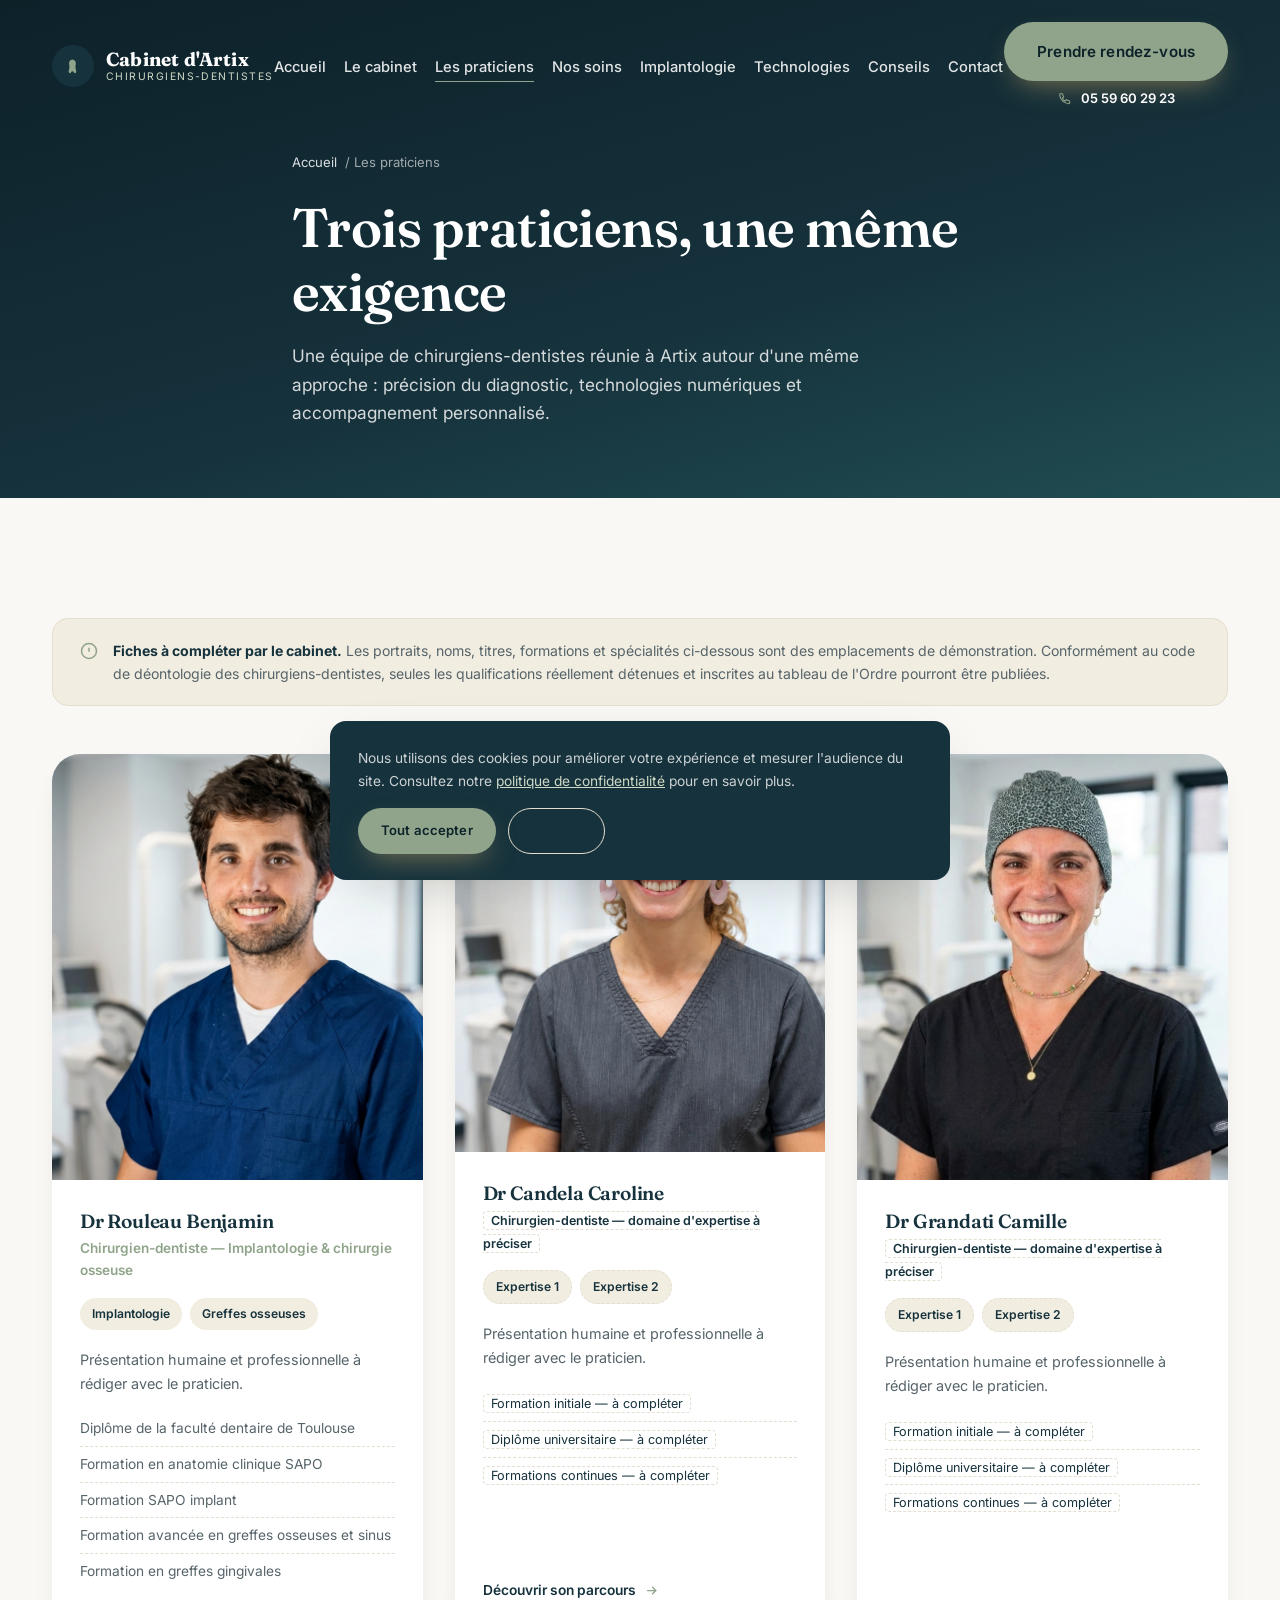
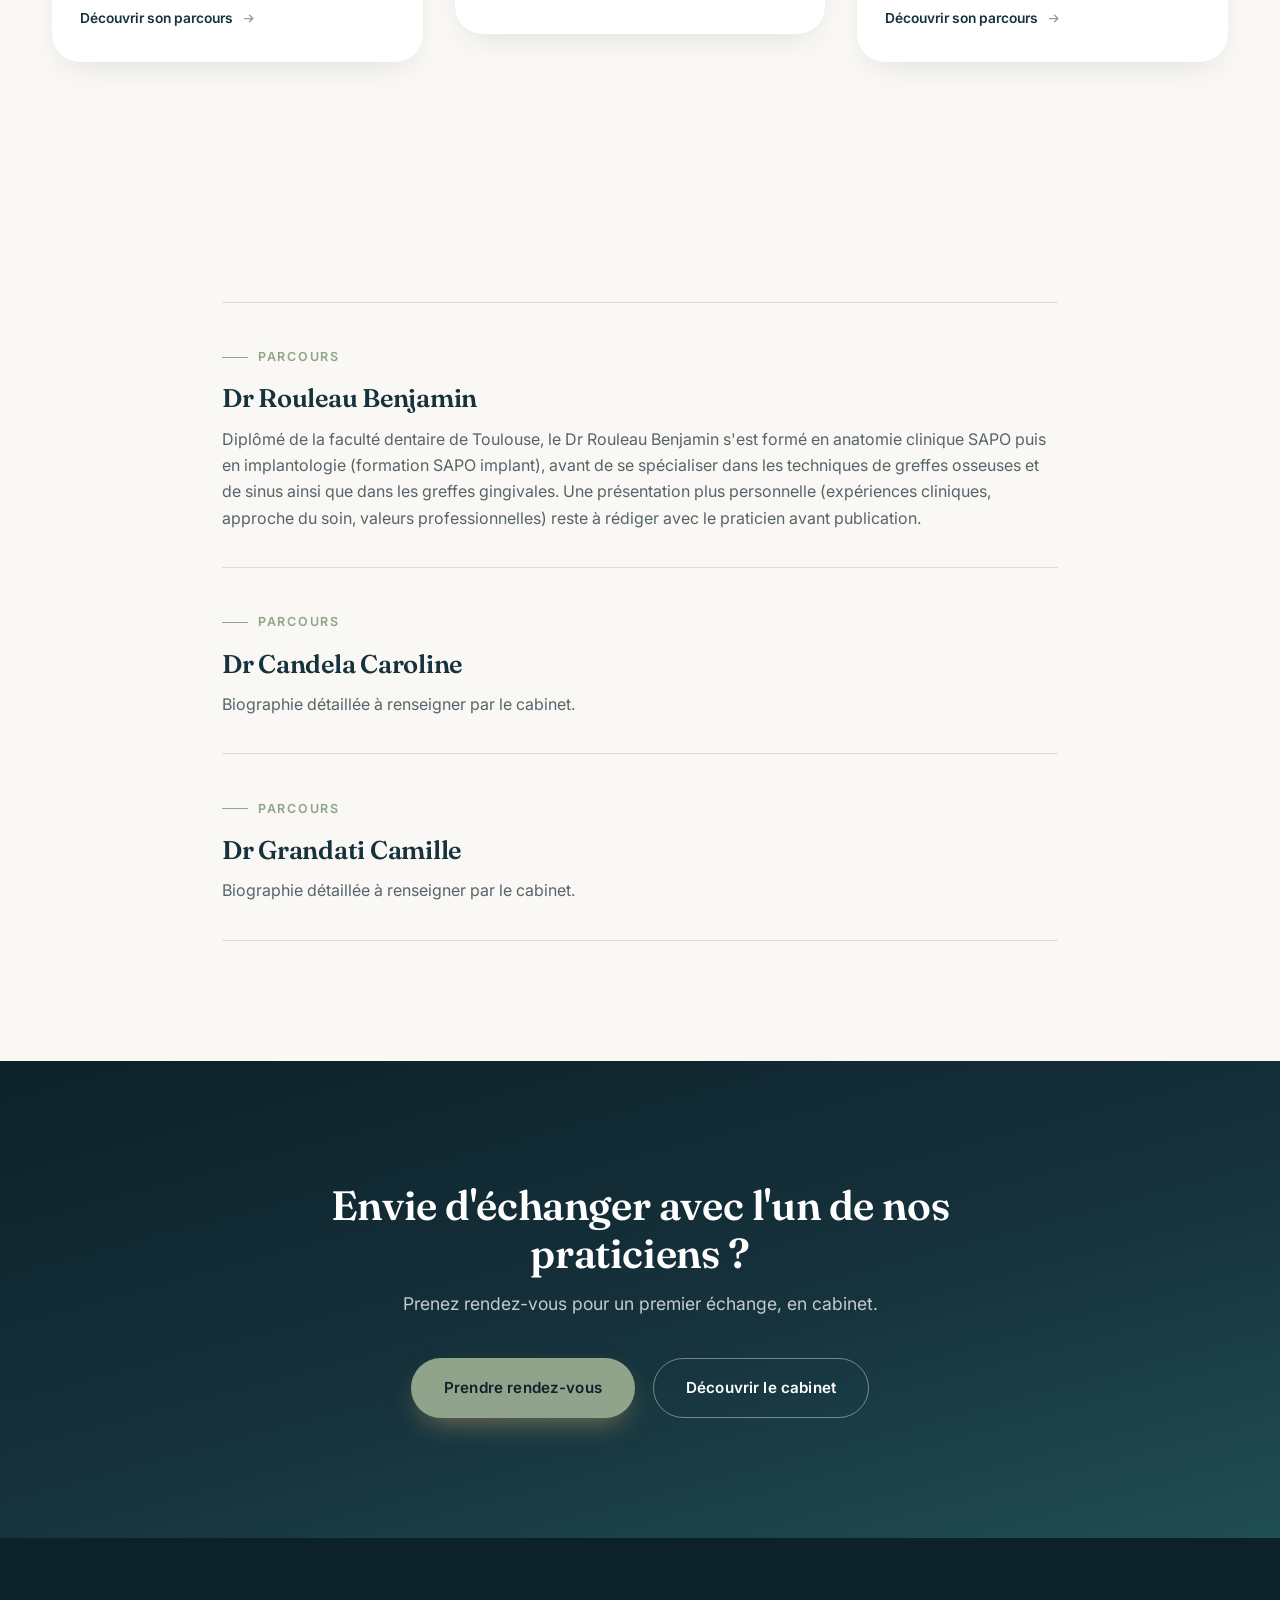
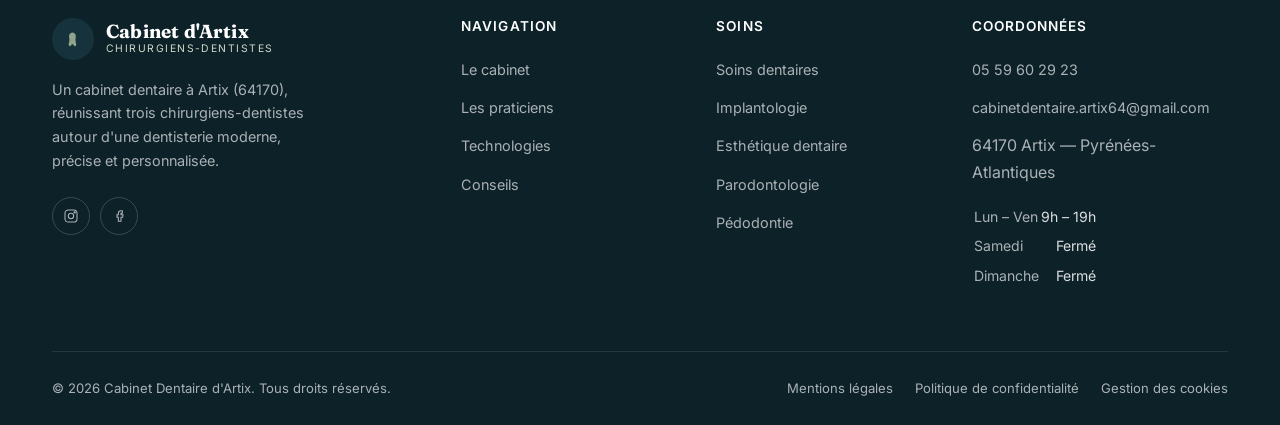
<file: les-praticiens.html>
<!DOCTYPE html>
<html lang="fr">
<head>
<meta charset="UTF-8">
<meta name="viewport" content="width=device-width, initial-scale=1.0">
<title>Les praticiens — Cabinet Dentaire d'Artix (64170)</title>
<meta name="description" content="Trois chirurgiens-dentistes exercent au Cabinet Dentaire d'Artix. Découvrez leur parcours, leurs domaines d'expertise et leur approche du soin.">
<link rel="canonical" href="https://www.cabinet-dentaire-artix.fr/les-praticiens.html">
<link rel="icon" href="data:image/svg+xml,%3Csvg xmlns='http://www.w3.org/2000/svg' viewBox='0 0 24 24'%3E%3Crect width='24' height='24' rx='6' fill='%2316323c'/%3E%3Cpath fill='%238fa48a' d='M12 5c-2.5 0-4.3 1.7-4.3 4 0 1.6.4 2.4.4 4 0 2.3-.8 3.1-.8 5 0 1.1.7 1.9 1.5 1.9 1.1 0 1.1-2.3 2.6-2.3s1.5 2.3 2.6 2.3c.8 0 1.5-.8 1.5-1.9 0-1.9-.8-2.7-.8-5 0-1.6.4-2.4.4-4 0-2.3-1.8-4-4.3-4z'/%3E%3C/svg%3E">
<link rel="preconnect" href="https://fonts.googleapis.com">
<link rel="preconnect" href="https://fonts.gstatic.com" crossorigin>
<link href="https://fonts.googleapis.com/css2?family=Fraunces:ital,opsz,wght@0,9..144,500;0,9..144,600;1,9..144,500&family=Inter:wght@400;500;600;700&display=swap" rel="stylesheet">
<link rel="stylesheet" href="css/style.css">
<script type="application/ld+json">
{
  "@context": "https://schema.org",
  "@type": "BreadcrumbList",
  "itemListElement": [
    {"@type":"ListItem","position":1,"name":"Accueil","item":"https://www.cabinet-dentaire-artix.fr/index.html"},
    {"@type":"ListItem","position":2,"name":"Les praticiens","item":"https://www.cabinet-dentaire-artix.fr/les-praticiens.html"}
  ]
}
</script>
</head>
<body>

<header class="site-header" id="siteHeader">
  <div class="container">
    <a href="index.html" class="logo">
      <span class="logo-mark"><svg viewBox="0 0 24 24" fill="none"><path d="M12 5c-2.5 0-4.3 1.7-4.3 4 0 1.6.4 2.4.4 4 0 2.3-.8 3.1-.8 5 0 1.1.7 1.9 1.5 1.9 1.1 0 1.1-2.3 2.6-2.3s1.5 2.3 2.6 2.3c.8 0 1.5-.8 1.5-1.9 0-1.9-.8-2.7-.8-5 0-1.6.4-2.4.4-4 0-2.3-1.8-4-4.3-4z" fill="currentColor"/></svg></span>
      <span class="logo-text"><strong>Cabinet d'Artix</strong><span>Chirurgiens-dentistes</span></span>
    </a>
    <nav class="main-nav">
      <ul>
        <li><a href="index.html">Accueil</a></li>
        <li><a href="le-cabinet.html">Le cabinet</a></li>
        <li><a href="les-praticiens.html" class="active">Les praticiens</a></li>
        <li><a href="soins-dentaires.html">Nos soins</a></li>
        <li><a href="implantologie.html">Implantologie</a></li>
        <li><a href="technologies.html">Technologies</a></li>
        <li><a href="conseils.html">Conseils</a></li>
        <li><a href="contact.html">Contact</a></li>
      </ul>
    </nav>
    <div class="header-actions">
      <div class="header-cta">
        <a href="contact.html" class="btn btn-primary">Prendre rendez-vous</a>
        <a href="tel:+33559602923" class="header-call">
          <svg viewBox="0 0 24 24" fill="none" stroke="currentColor" stroke-width="1.6"><path d="M4 5c0-.6.4-1 1-1h3l2 5-2 1.5c.9 2 2.5 3.6 4.5 4.5L14 13l5 2v3c0 .6-.4 1-1 1C10.6 19 4 12.4 4 5z"/></svg>
          <span>05 59 60 29 23</span>
        </a>
      </div>
      <button class="nav-toggle" id="navToggle" aria-label="Ouvrir le menu"><span></span><span></span><span></span></button>
    </div>
  </div>
</header>

<div class="mobile-nav-panel" id="mobileNav">
  <ul>
    <li><a href="index.html">Accueil</a></li>
    <li><a href="le-cabinet.html">Le cabinet</a></li>
    <li><a href="les-praticiens.html">Les praticiens</a></li>
    <li><a href="soins-dentaires.html">Nos soins</a></li>
    <li><a href="implantologie.html">Implantologie</a></li>
    <li><a href="technologies.html">Technologies</a></li>
    <li><a href="conseils.html">Conseils</a></li>
    <li><a href="contact.html">Contact</a></li>
  </ul>
  <a href="contact.html" class="btn btn-primary">Prendre rendez-vous</a>
  <a href="tel:+33559602923" class="header-call">05 59 60 29 23</a>
</div>

<main>

<section class="page-hero no-media">
  <div class="container page-hero-content">
    <div class="breadcrumb"><a href="index.html">Accueil</a> / Les praticiens</div>
    <h1>Trois praticiens, une même exigence</h1>
    <p class="page-hero-lead">Une équipe de chirurgiens-dentistes réunie à Artix autour d'une même approche : précision du diagnostic, technologies numériques et accompagnement personnalisé.</p>
  </div>
</section>

<section class="section-pad">
  <div class="container">
    <div class="notice-box" data-reveal>
      <svg viewBox="0 0 24 24" fill="none" stroke="currentColor" stroke-width="1.8"><circle cx="12" cy="12" r="9"/><path d="M12 8v5M12 16h.01"/></svg>
      <div><strong>Fiches à compléter par le cabinet.</strong> Les portraits, noms, titres, formations et spécialités ci-dessous sont des emplacements de démonstration. Conformément au code de déontologie des chirurgiens-dentistes, seules les qualifications réellement détenues et inscrites au tableau de l'Ordre pourront être publiées.</div>
    </div>

    <div class="practitioners-grid" data-reveal-group>
      <div class="practitioner-card" data-reveal style="--i:0">
        <div class="practitioner-photo"><img src="assets/img/team-benjamin.jpg" alt="Portrait du Dr Rouleau Benjamin" loading="lazy"></div>
        <div class="practitioner-body">
          <h3>Dr Rouleau Benjamin</h3>
          <div class="practitioner-role">Chirurgien-dentiste — Implantologie &amp; chirurgie osseuse</div>
          <div class="practitioner-tags"><span>Implantologie</span><span>Greffes osseuses</span></div>
          <p>Présentation humaine et professionnelle à rédiger avec le praticien.</p>
          <ul class="practitioner-list">
            <li>Diplôme de la faculté dentaire de Toulouse</li>
            <li>Formation en anatomie clinique SAPO</li>
            <li>Formation SAPO implant</li>
            <li>Formation avancée en greffes osseuses et sinus</li>
            <li>Formation en greffes gingivales</li>
          </ul>
          <a href="#praticien-1" class="practitioner-cta">Découvrir son parcours <svg viewBox="0 0 24 24" fill="none" stroke="currentColor" stroke-width="2"><path d="M5 12h14M13 6l6 6-6 6"/></svg></a>
        </div>
      </div>

      <div class="practitioner-card" data-reveal style="--i:1">
        <div class="practitioner-photo"><img src="assets/img/team-candela.jpg" alt="Portrait du Dr Candela Caroline" loading="lazy"></div>
        <div class="practitioner-body">
          <h3>Dr Candela Caroline</h3>
          <div class="practitioner-role"><span class="placeholder">Chirurgien-dentiste — domaine d'expertise à préciser</span></div>
          <div class="practitioner-tags"><span class="placeholder">Expertise 1</span><span class="placeholder">Expertise 2</span></div>
          <p>Présentation humaine et professionnelle à rédiger avec le praticien.</p>
          <ul class="practitioner-list">
            <li><span class="placeholder">Formation initiale — à compléter</span></li>
            <li><span class="placeholder">Diplôme universitaire — à compléter</span></li>
            <li><span class="placeholder">Formations continues — à compléter</span></li>
          </ul>
          <a href="#praticien-2" class="practitioner-cta">Découvrir son parcours <svg viewBox="0 0 24 24" fill="none" stroke="currentColor" stroke-width="2"><path d="M5 12h14M13 6l6 6-6 6"/></svg></a>
        </div>
      </div>

      <div class="practitioner-card" data-reveal style="--i:2">
        <div class="practitioner-photo"><img src="assets/img/team-grandati.jpg" alt="Portrait du Dr Grandati Camille" loading="lazy"></div>
        <div class="practitioner-body">
          <h3>Dr Grandati Camille</h3>
          <div class="practitioner-role"><span class="placeholder">Chirurgien-dentiste — domaine d'expertise à préciser</span></div>
          <div class="practitioner-tags"><span class="placeholder">Expertise 1</span><span class="placeholder">Expertise 2</span></div>
          <p>Présentation humaine et professionnelle à rédiger avec le praticien.</p>
          <ul class="practitioner-list">
            <li><span class="placeholder">Formation initiale — à compléter</span></li>
            <li><span class="placeholder">Diplôme universitaire — à compléter</span></li>
            <li><span class="placeholder">Formations continues — à compléter</span></li>
          </ul>
          <a href="#praticien-3" class="practitioner-cta">Découvrir son parcours <svg viewBox="0 0 24 24" fill="none" stroke="currentColor" stroke-width="2"><path d="M5 12h14M13 6l6 6-6 6"/></svg></a>
        </div>
      </div>
    </div>
  </div>
</section>

<section class="section-pad" style="background:var(--off-white);">
  <div class="container" style="max-width:900px;">
    <div id="praticien-1" data-reveal style="padding:36px 0; border-top:1px solid var(--line);">
      <div class="eyebrow">Parcours</div>
      <h2 style="font-size:1.6rem;">Dr Rouleau Benjamin</h2>
      <p style="color:var(--ink-soft); margin-top:12px;">Diplômé de la faculté dentaire de Toulouse, le Dr Rouleau Benjamin s'est formé en anatomie clinique SAPO puis en implantologie (formation SAPO implant), avant de se spécialiser dans les techniques de greffes osseuses et de sinus ainsi que dans les greffes gingivales. Une présentation plus personnelle (expériences cliniques, approche du soin, valeurs professionnelles) reste à rédiger avec le praticien avant publication.</p>
    </div>
    <div id="praticien-2" data-reveal style="padding:36px 0; border-top:1px solid var(--line);">
      <div class="eyebrow">Parcours</div>
      <h2 style="font-size:1.6rem;">Dr Candela Caroline</h2>
      <p style="color:var(--ink-soft); margin-top:12px;">Biographie détaillée à renseigner par le cabinet.</p>
    </div>
    <div id="praticien-3" data-reveal style="padding:36px 0; border-top:1px solid var(--line); border-bottom:1px solid var(--line);">
      <div class="eyebrow">Parcours</div>
      <h2 style="font-size:1.6rem;">Dr Grandati Camille</h2>
      <p style="color:var(--ink-soft); margin-top:12px;">Biographie détaillée à renseigner par le cabinet.</p>
    </div>
  </div>
</section>

<section class="cta-final section-pad">
  <div class="container">
    <div data-reveal>
      <h2>Envie d'échanger avec l'un de nos praticiens ?</h2>
      <p class="lead">Prenez rendez-vous pour un premier échange, en cabinet.</p>
      <div class="cta-final-actions">
        <a href="contact.html" class="btn btn-primary">Prendre rendez-vous</a>
        <a href="le-cabinet.html" class="btn btn-ghost-light">Découvrir le cabinet</a>
      </div>
    </div>
  </div>
</section>

</main>

<footer class="site-footer">
  <div class="container">
    <div class="footer-top">
      <div class="footer-brand">
        <a href="index.html" class="logo">
          <span class="logo-mark"><svg viewBox="0 0 24 24" fill="none"><path d="M12 5c-2.5 0-4.3 1.7-4.3 4 0 1.6.4 2.4.4 4 0 2.3-.8 3.1-.8 5 0 1.1.7 1.9 1.5 1.9 1.1 0 1.1-2.3 2.6-2.3s1.5 2.3 2.6 2.3c.8 0 1.5-.8 1.5-1.9 0-1.9-.8-2.7-.8-5 0-1.6.4-2.4.4-4 0-2.3-1.8-4-4.3-4z" fill="currentColor"/></svg></span>
          <span class="logo-text"><strong>Cabinet d'Artix</strong><span>Chirurgiens-dentistes</span></span>
        </a>
        <p>Un cabinet dentaire à Artix (64170), réunissant trois chirurgiens-dentistes autour d'une dentisterie moderne, précise et personnalisée.</p>
        <div class="footer-social">
          <a href="#" aria-label="Instagram"><svg viewBox="0 0 24 24" fill="none" stroke="currentColor" stroke-width="1.6"><rect x="3" y="3" width="18" height="18" rx="5"/><circle cx="12" cy="12" r="4"/><circle cx="17.5" cy="6.5" r="1"/></svg></a>
          <a href="#" aria-label="Facebook"><svg viewBox="0 0 24 24" fill="none" stroke="currentColor" stroke-width="1.6"><path d="M15 8h2V4h-2a4 4 0 00-4 4v2H9v4h2v6h4v-6h2.5l.5-4H15V8z"/></svg></a>
        </div>
      </div>
      <div class="footer-col">
        <h4>Navigation</h4>
        <ul>
          <li><a href="le-cabinet.html">Le cabinet</a></li>
          <li><a href="les-praticiens.html">Les praticiens</a></li>
          <li><a href="technologies.html">Technologies</a></li>
          <li><a href="conseils.html">Conseils</a></li>
        </ul>
      </div>
      <div class="footer-col">
        <h4>Soins</h4>
        <ul>
          <li><a href="soins-dentaires.html">Soins dentaires</a></li>
          <li><a href="implantologie.html">Implantologie</a></li>
          <li><a href="esthetique-dentaire.html">Esthétique dentaire</a></li>
          <li><a href="parodontologie.html">Parodontologie</a></li>
          <li><a href="pedodontie.html">Pédodontie</a></li>
        </ul>
      </div>
      <div class="footer-col">
        <h4>Coordonnées</h4>
        <ul>
          <li><a href="tel:+33559602923">05 59 60 29 23</a></li>
          <li><a href="mailto:cabinetdentaire.artix64@gmail.com">cabinetdentaire.artix64@gmail.com</a></li>
          <li><span>64170 Artix — Pyrénées-Atlantiques</span></li>
        </ul>
        <table class="footer-hours" style="margin-top:16px;">
          <tr><td>Lun – Ven</td><td>9h – 19h</td></tr>
          <tr><td>Samedi</td><td>Fermé</td></tr>
          <tr><td>Dimanche</td><td>Fermé</td></tr>
        </table>
      </div>
    </div>
    <div class="footer-bottom">
      <span>© 2026 Cabinet Dentaire d'Artix. Tous droits réservés.</span>
      <div class="footer-legal">
        <a href="mentions-legales.html">Mentions légales</a>
        <a href="politique-confidentialite.html">Politique de confidentialité</a>
        <a href="gestion-cookies.html">Gestion des cookies</a>
      </div>
    </div>
  </div>
</footer>

<div class="mobile-bar">
  <a href="tel:+33559602923" class="btn btn-outline">Appeler</a>
  <a href="contact.html" class="btn btn-primary">Rendez-vous</a>
</div>

<button class="to-top" id="toTop" aria-label="Retour en haut"><svg viewBox="0 0 24 24" fill="none" stroke="currentColor" stroke-width="2"><path d="M12 19V5M5 12l7-7 7 7"/></svg></button>

<div class="cookie-banner" id="cookieBanner">
  <p>Nous utilisons des cookies pour améliorer votre expérience et mesurer l'audience du site. Consultez notre <a href="politique-confidentialite.html">politique de confidentialité</a> pour en savoir plus.</p>
  <div class="cookie-actions">
    <button class="btn btn-primary" id="cookieAccept">Tout accepter</button>
    <button class="btn btn-outline" id="cookieDecline">Refuser</button>
  </div>
</div>

<script src="js/main.js"></script>
</body>
</html>
</file>
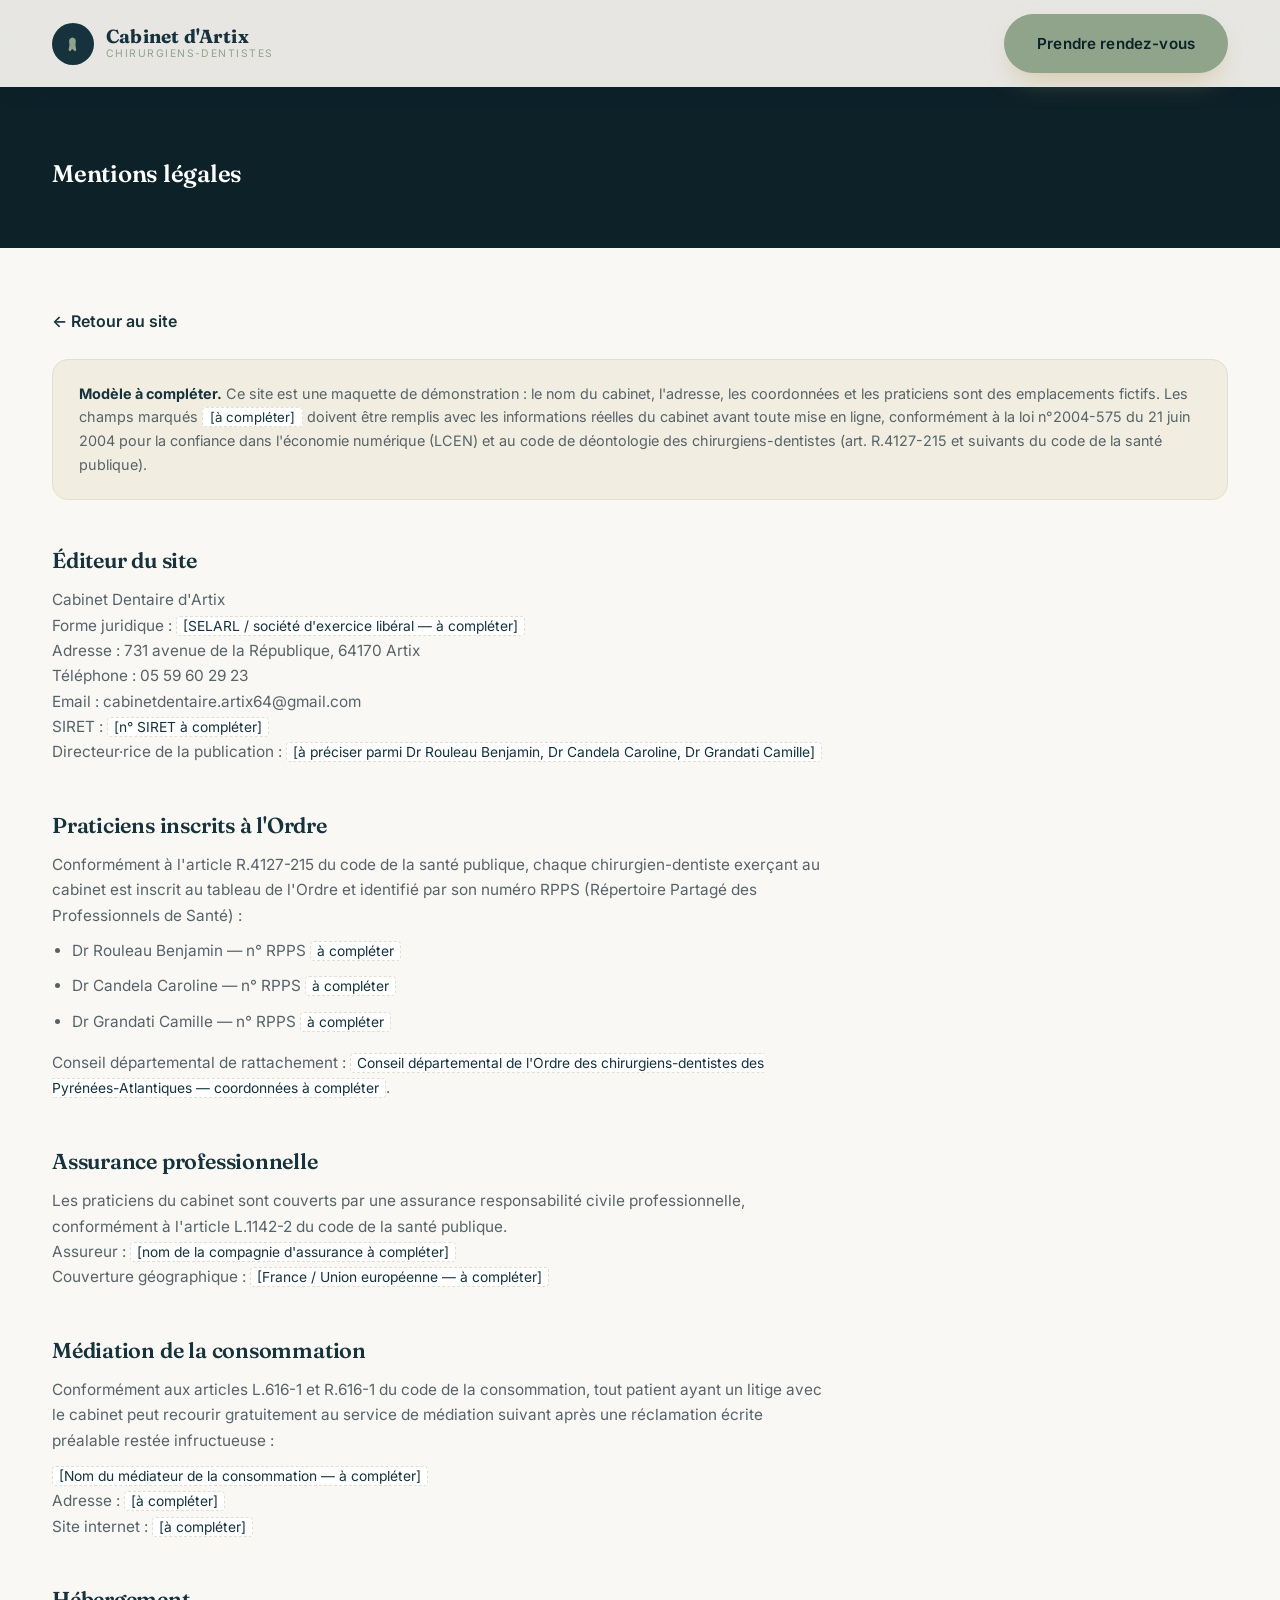
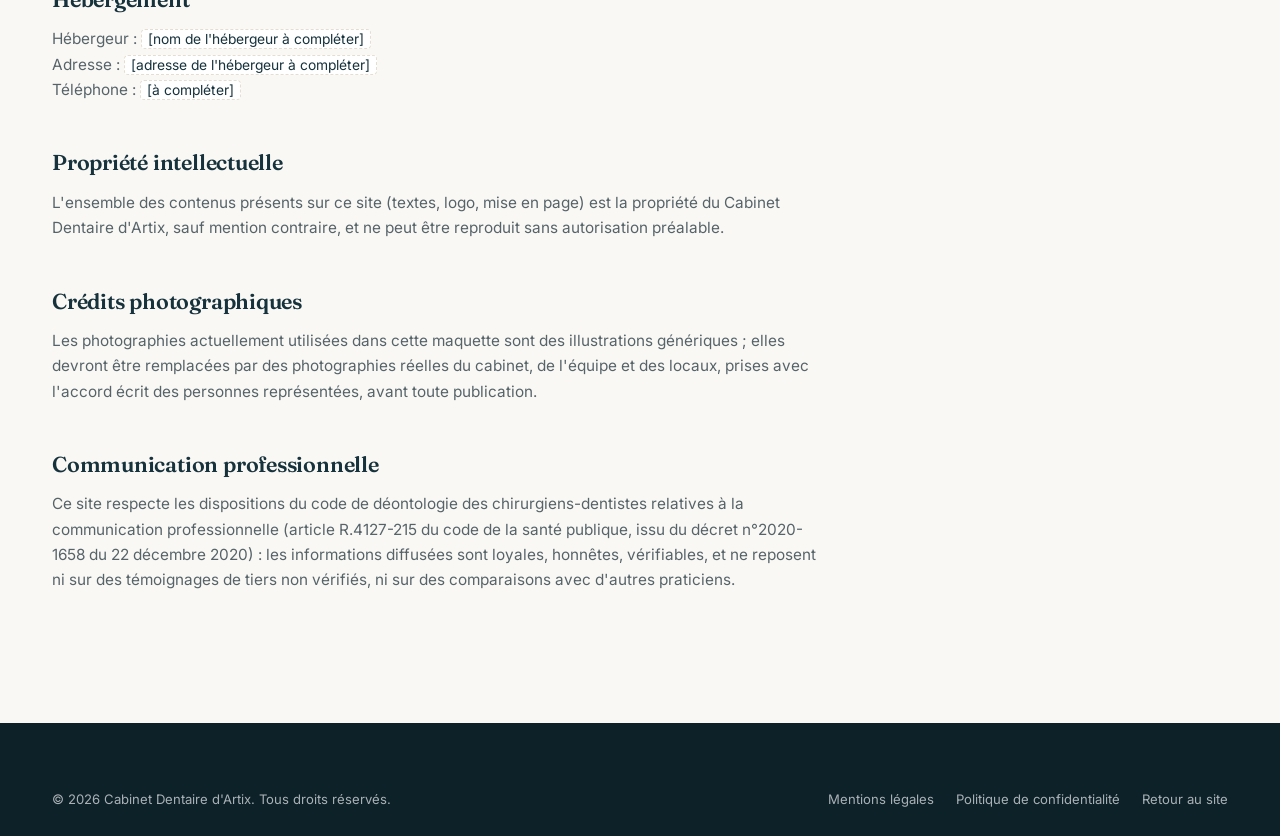
<file: mentions-legales.html>
<!DOCTYPE html>
<html lang="fr">
<head>
<meta charset="UTF-8">
<meta name="viewport" content="width=device-width, initial-scale=1.0">
<title>Mentions légales — Cabinet Dentaire d'Artix</title>
<meta name="robots" content="noindex, follow">
<link rel="preconnect" href="https://fonts.googleapis.com">
<link rel="preconnect" href="https://fonts.gstatic.com" crossorigin>
<link href="https://fonts.googleapis.com/css2?family=Fraunces:ital,opsz,wght@0,9..144,500;0,9..144,600;1,9..144,500&family=Inter:wght@400;500;600;700&display=swap" rel="stylesheet">
<link rel="stylesheet" href="css/style.css">
<style>
  .legal-hero { background: var(--navy-deep); color: var(--white); padding: 160px 0 60px; }
  .legal-hero h1 { color: var(--white); }
  .legal-notice {
    background: var(--beige); border: 1px solid var(--line); border-radius: var(--radius-md);
    padding: 22px 26px; margin: 0 0 48px; font-size: 0.9rem; color: var(--ink-soft);
  }
  .legal-notice strong { color: var(--navy); }
  .legal-body { max-width: 780px; }
  .legal-body h2 { margin-top: 48px; margin-bottom: 14px; font-size: 1.35rem; }
  .legal-body h2:first-child { margin-top: 0; }
  .legal-body p, .legal-body li { color: var(--ink-soft); font-size: 0.96rem; margin-bottom: 10px; }
  .legal-body ul { padding-left: 20px; list-style: disc; margin-bottom: 16px; }
  .legal-body .placeholder { color: var(--navy); background: var(--white); border: 1px dashed var(--line); padding: 1px 6px; border-radius: 4px; font-size: 0.9em; }
  .back-link { display: inline-flex; align-items: center; gap: 8px; margin-bottom: 24px; font-weight: 600; color: var(--navy); }
</style>
</head>
<body>

<header class="site-header scrolled" id="siteHeader">
  <div class="container">
    <a href="index.html" class="logo">
      <span class="logo-mark"><svg viewBox="0 0 24 24" fill="none"><path d="M12 5c-2.5 0-4.3 1.7-4.3 4 0 1.6.4 2.4.4 4 0 2.3-.8 3.1-.8 5 0 1.1.7 1.9 1.5 1.9 1.1 0 1.1-2.3 2.6-2.3s1.5 2.3 2.6 2.3c.8 0 1.5-.8 1.5-1.9 0-1.9-.8-2.7-.8-5 0-1.6.4-2.4.4-4 0-2.3-1.8-4-4.3-4z" fill="currentColor"/></svg></span>
      <span class="logo-text"><strong>Cabinet d'Artix</strong><span>Chirurgiens-dentistes</span></span>
    </a>
    <div class="header-actions">
      <a href="contact.html" class="btn btn-primary">Prendre rendez-vous</a>
    </div>
  </div>
</header>

<main>
<section class="legal-hero">
  <div class="container">
    <h1>Mentions légales</h1>
  </div>
</section>

<section class="section-pad" style="padding-top:60px;">
  <div class="container">
    <a href="index.html" class="back-link">← Retour au site</a>

    <div class="legal-notice">
      <strong>Modèle à compléter.</strong> Ce site est une maquette de démonstration&nbsp;: le nom du cabinet, l'adresse, les coordonnées et les praticiens sont des emplacements fictifs. Les champs marqués <span class="placeholder">[à compléter]</span> doivent être remplis avec les informations réelles du cabinet avant toute mise en ligne, conformément à la loi n°2004-575 du 21 juin 2004 pour la confiance dans l'économie numérique (LCEN) et au code de déontologie des chirurgiens-dentistes (art. R.4127-215 et suivants du code de la santé publique).
    </div>

    <div class="legal-body">
      <h2>Éditeur du site</h2>
      <p>
        Cabinet Dentaire d'Artix<br>
        Forme juridique&nbsp;: <span class="placeholder">[SELARL / société d'exercice libéral — à compléter]</span><br>
        Adresse&nbsp;: 731 avenue de la République, 64170 Artix<br>
        Téléphone&nbsp;: 05 59 60 29 23<br>
        Email&nbsp;: cabinetdentaire.artix64@gmail.com<br>
        SIRET&nbsp;: <span class="placeholder">[n° SIRET à compléter]</span><br>
        Directeur·rice de la publication&nbsp;: <span class="placeholder">[à préciser parmi Dr Rouleau Benjamin, Dr Candela Caroline, Dr Grandati Camille]</span>
      </p>

      <h2>Praticiens inscrits à l'Ordre</h2>
      <p>Conformément à l'article R.4127-215 du code de la santé publique, chaque chirurgien-dentiste exerçant au cabinet est inscrit au tableau de l'Ordre et identifié par son numéro RPPS (Répertoire Partagé des Professionnels de Santé)&nbsp;:</p>
      <ul>
        <li>Dr Rouleau Benjamin — n° RPPS <span class="placeholder">à compléter</span></li>
        <li>Dr Candela Caroline — n° RPPS <span class="placeholder">à compléter</span></li>
        <li>Dr Grandati Camille — n° RPPS <span class="placeholder">à compléter</span></li>
      </ul>
      <p>Conseil départemental de rattachement&nbsp;: <span class="placeholder">Conseil départemental de l'Ordre des chirurgiens-dentistes des Pyrénées-Atlantiques — coordonnées à compléter</span>.</p>

      <h2>Assurance professionnelle</h2>
      <p>Les praticiens du cabinet sont couverts par une assurance responsabilité civile professionnelle, conformément à l'article L.1142-2 du code de la santé publique.<br>
      Assureur&nbsp;: <span class="placeholder">[nom de la compagnie d'assurance à compléter]</span><br>
      Couverture géographique&nbsp;: <span class="placeholder">[France / Union européenne — à compléter]</span></p>

      <h2>Médiation de la consommation</h2>
      <p>Conformément aux articles L.616-1 et R.616-1 du code de la consommation, tout patient ayant un litige avec le cabinet peut recourir gratuitement au service de médiation suivant après une réclamation écrite préalable restée infructueuse&nbsp;:</p>
      <p><span class="placeholder">[Nom du médiateur de la consommation — à compléter]</span><br>
      Adresse&nbsp;: <span class="placeholder">[à compléter]</span><br>
      Site internet&nbsp;: <span class="placeholder">[à compléter]</span></p>

      <h2>Hébergement</h2>
      <p>
        Hébergeur&nbsp;: <span class="placeholder">[nom de l'hébergeur à compléter]</span><br>
        Adresse&nbsp;: <span class="placeholder">[adresse de l'hébergeur à compléter]</span><br>
        Téléphone&nbsp;: <span class="placeholder">[à compléter]</span>
      </p>

      <h2>Propriété intellectuelle</h2>
      <p>L'ensemble des contenus présents sur ce site (textes, logo, mise en page) est la propriété du Cabinet Dentaire d'Artix, sauf mention contraire, et ne peut être reproduit sans autorisation préalable.</p>

      <h2>Crédits photographiques</h2>
      <p>Les photographies actuellement utilisées dans cette maquette sont des illustrations génériques ; elles devront être remplacées par des photographies réelles du cabinet, de l'équipe et des locaux, prises avec l'accord écrit des personnes représentées, avant toute publication.</p>

      <h2>Communication professionnelle</h2>
      <p>Ce site respecte les dispositions du code de déontologie des chirurgiens-dentistes relatives à la communication professionnelle (article R.4127-215 du code de la santé publique, issu du décret n°2020-1658 du 22 décembre 2020)&nbsp;: les informations diffusées sont loyales, honnêtes, vérifiables, et ne reposent ni sur des témoignages de tiers non vérifiés, ni sur des comparaisons avec d'autres praticiens.</p>
    </div>
  </div>
</section>
</main>

<footer class="site-footer" style="padding-top:40px;">
  <div class="container">
    <div class="footer-bottom" style="border-top:none;">
      <span>© 2026 Cabinet Dentaire d'Artix. Tous droits réservés.</span>
      <div class="footer-legal">
        <a href="mentions-legales.html">Mentions légales</a>
        <a href="politique-confidentialite.html">Politique de confidentialité</a>
        <a href="index.html">Retour au site</a>
      </div>
    </div>
  </div>
</footer>

</body>
</html>
</file>
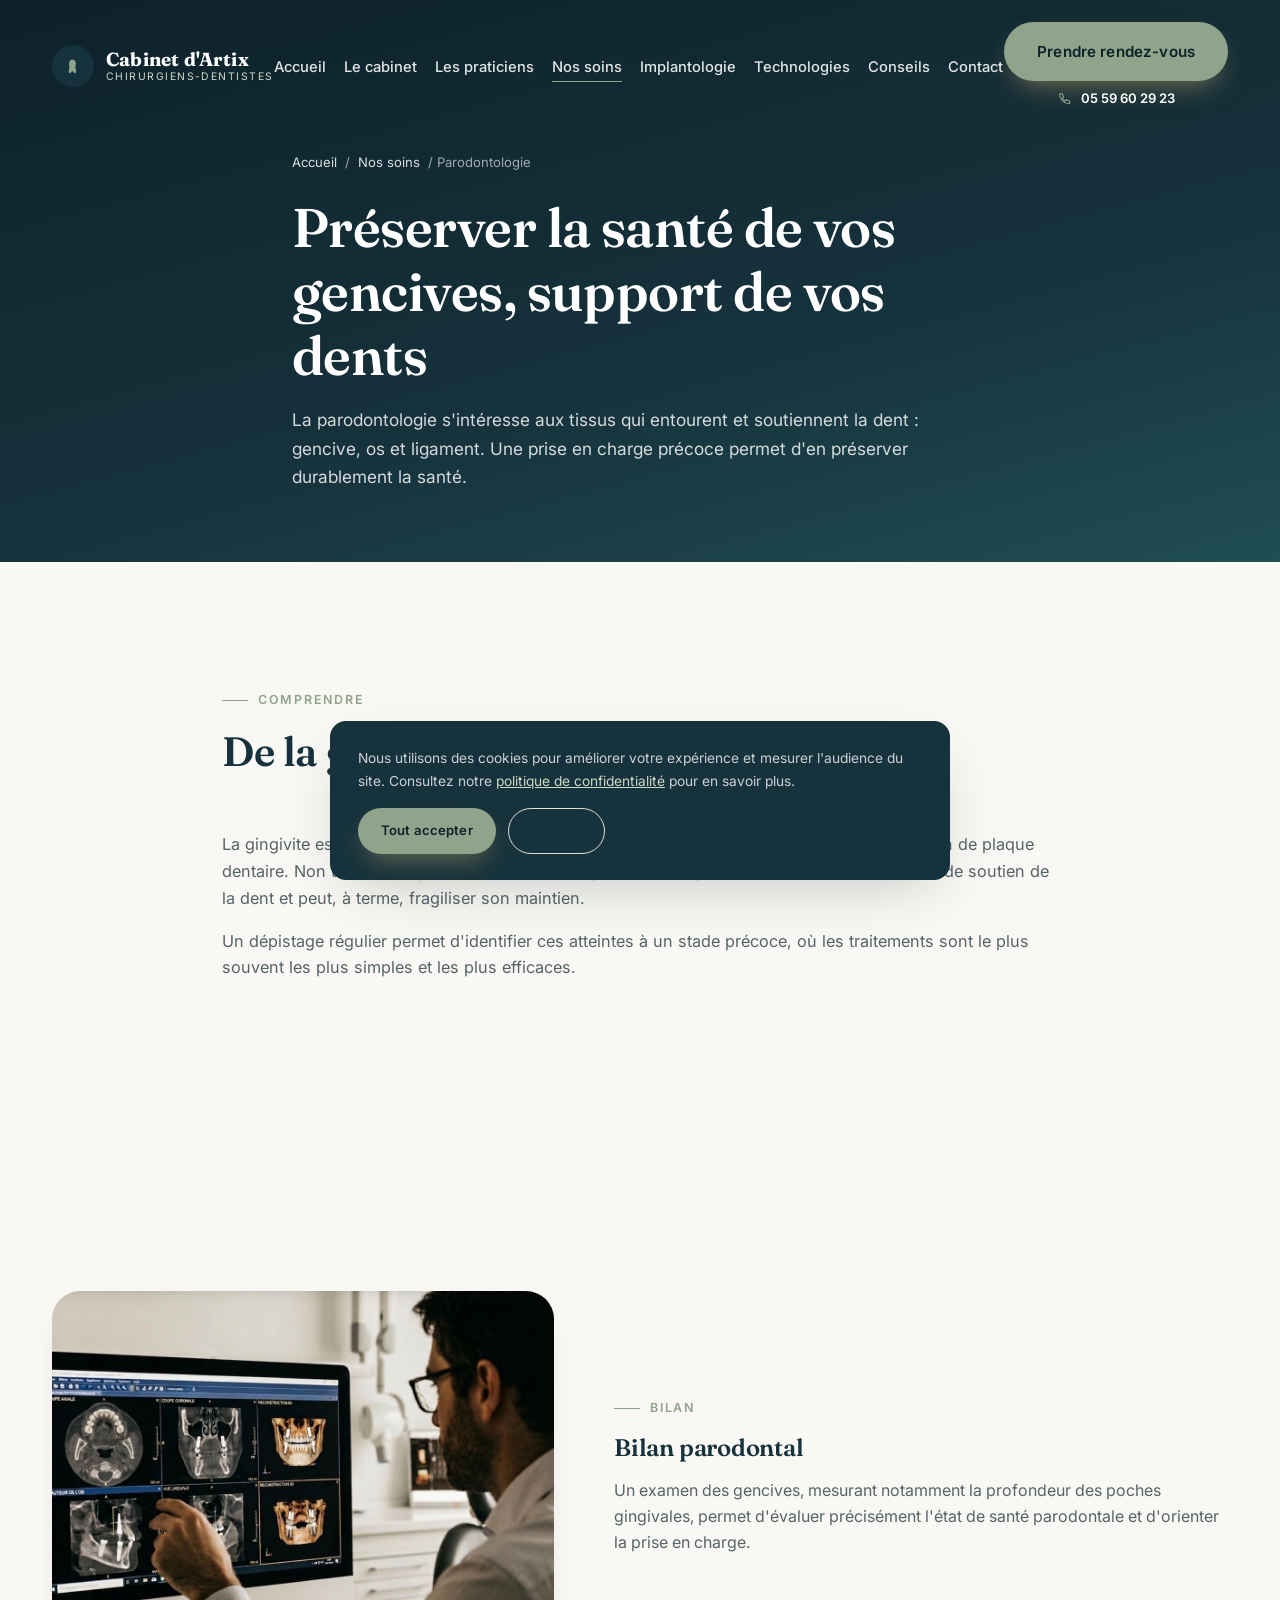
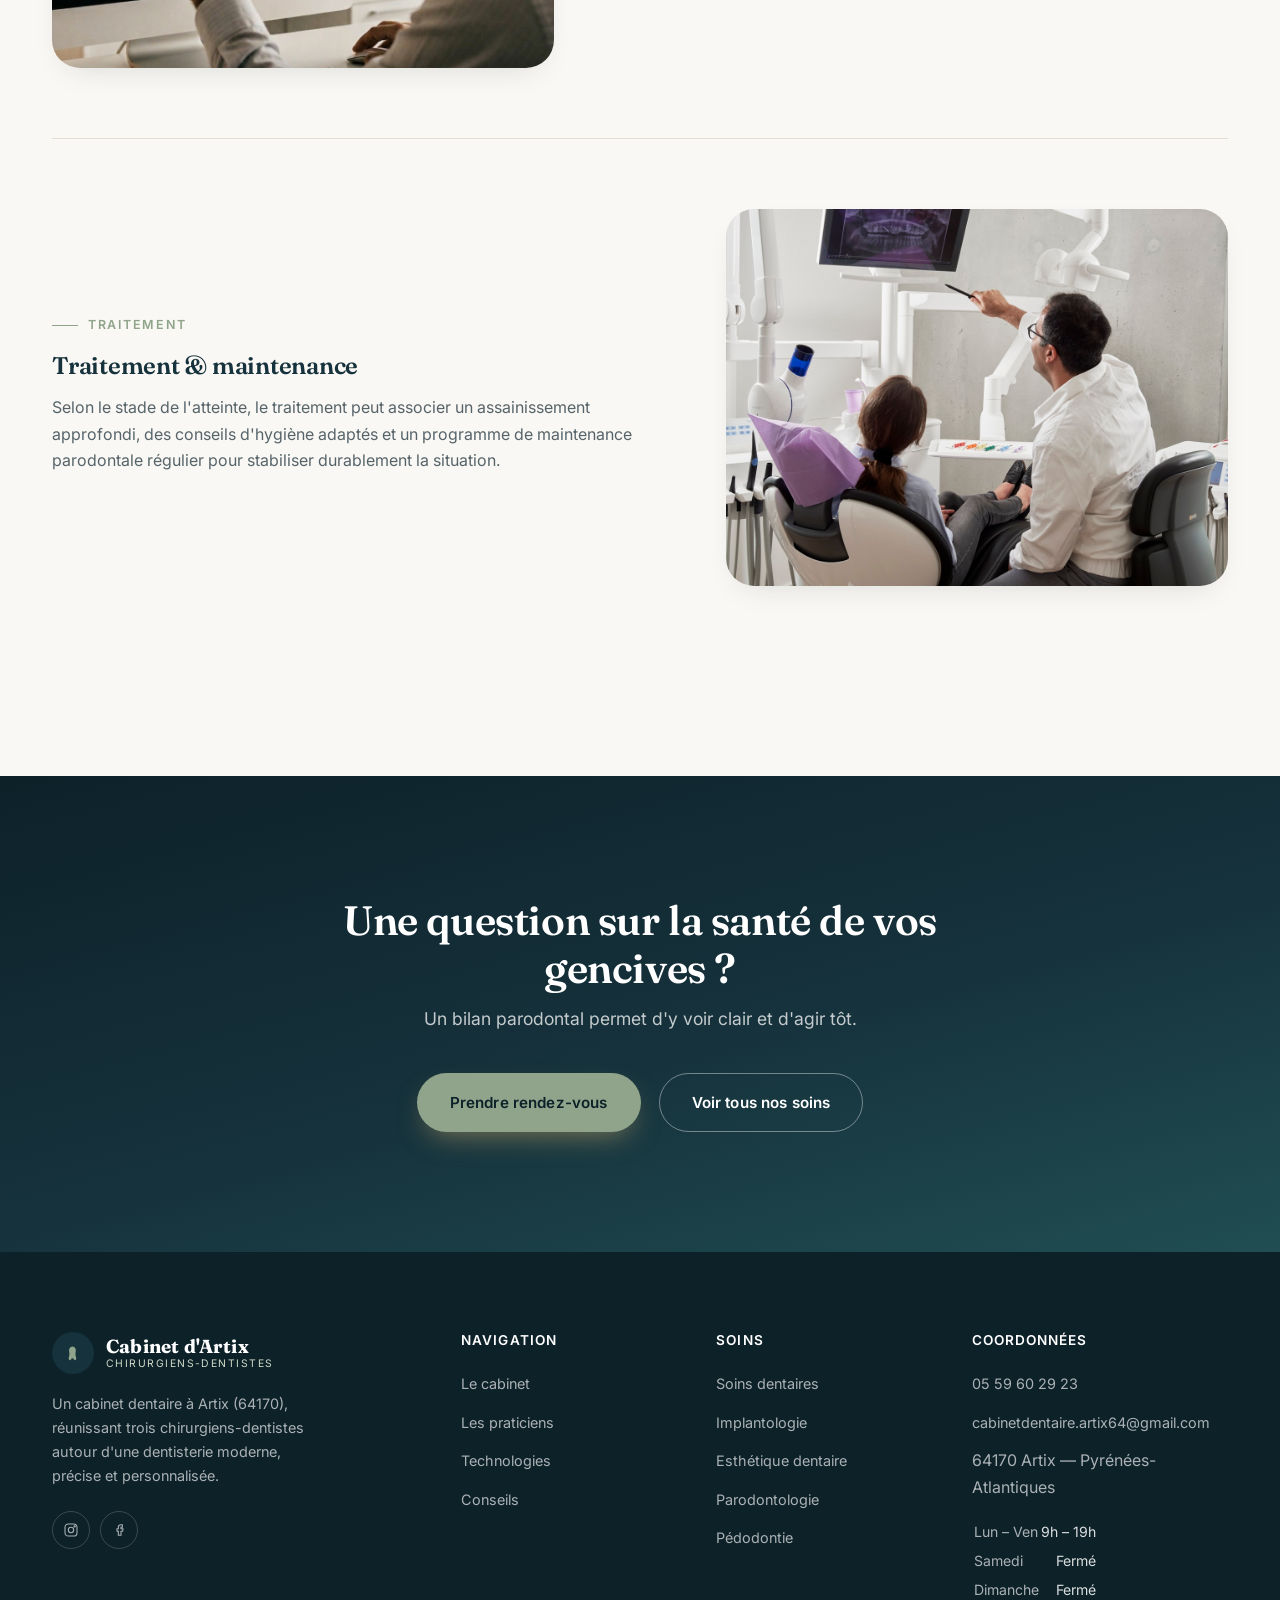
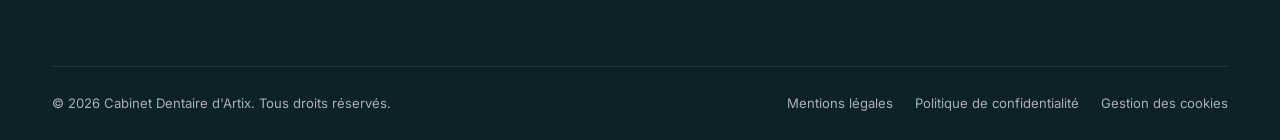
<file: parodontologie.html>
<!DOCTYPE html>
<html lang="fr">
<head>
<meta charset="UTF-8">
<meta name="viewport" content="width=device-width, initial-scale=1.0">
<title>Parodontologie à Artix — Santé des gencives — Cabinet d'Artix</title>
<meta name="description" content="Prévention et traitement des maladies des gencives (gingivite, parodontite) au Cabinet Dentaire d'Artix. Une prise en charge précoce pour préserver le support de vos dents.">
<link rel="canonical" href="https://www.cabinet-dentaire-artix.fr/parodontologie.html">
<link rel="icon" href="data:image/svg+xml,%3Csvg xmlns='http://www.w3.org/2000/svg' viewBox='0 0 24 24'%3E%3Crect width='24' height='24' rx='6' fill='%2316323c'/%3E%3Cpath fill='%238fa48a' d='M12 5c-2.5 0-4.3 1.7-4.3 4 0 1.6.4 2.4.4 4 0 2.3-.8 3.1-.8 5 0 1.1.7 1.9 1.5 1.9 1.1 0 1.1-2.3 2.6-2.3s1.5 2.3 2.6 2.3c.8 0 1.5-.8 1.5-1.9 0-1.9-.8-2.7-.8-5 0-1.6.4-2.4.4-4 0-2.3-1.8-4-4.3-4z'/%3E%3C/svg%3E">
<link rel="preconnect" href="https://fonts.googleapis.com">
<link rel="preconnect" href="https://fonts.gstatic.com" crossorigin>
<link href="https://fonts.googleapis.com/css2?family=Fraunces:ital,opsz,wght@0,9..144,500;0,9..144,600;1,9..144,500&family=Inter:wght@400;500;600;700&display=swap" rel="stylesheet">
<link rel="stylesheet" href="css/style.css">
</head>
<body>

<header class="site-header" id="siteHeader">
  <div class="container">
    <a href="index.html" class="logo">
      <span class="logo-mark"><svg viewBox="0 0 24 24" fill="none"><path d="M12 5c-2.5 0-4.3 1.7-4.3 4 0 1.6.4 2.4.4 4 0 2.3-.8 3.1-.8 5 0 1.1.7 1.9 1.5 1.9 1.1 0 1.1-2.3 2.6-2.3s1.5 2.3 2.6 2.3c.8 0 1.5-.8 1.5-1.9 0-1.9-.8-2.7-.8-5 0-1.6.4-2.4.4-4 0-2.3-1.8-4-4.3-4z" fill="currentColor"/></svg></span>
      <span class="logo-text"><strong>Cabinet d'Artix</strong><span>Chirurgiens-dentistes</span></span>
    </a>
    <nav class="main-nav">
      <ul>
        <li><a href="index.html">Accueil</a></li>
        <li><a href="le-cabinet.html">Le cabinet</a></li>
        <li><a href="les-praticiens.html">Les praticiens</a></li>
        <li><a href="soins-dentaires.html" class="active">Nos soins</a></li>
        <li><a href="implantologie.html">Implantologie</a></li>
        <li><a href="technologies.html">Technologies</a></li>
        <li><a href="conseils.html">Conseils</a></li>
        <li><a href="contact.html">Contact</a></li>
      </ul>
    </nav>
    <div class="header-actions">
      <div class="header-cta">
        <a href="contact.html" class="btn btn-primary">Prendre rendez-vous</a>
        <a href="tel:+33559602923" class="header-call">
          <svg viewBox="0 0 24 24" fill="none" stroke="currentColor" stroke-width="1.6"><path d="M4 5c0-.6.4-1 1-1h3l2 5-2 1.5c.9 2 2.5 3.6 4.5 4.5L14 13l5 2v3c0 .6-.4 1-1 1C10.6 19 4 12.4 4 5z"/></svg>
          <span>05 59 60 29 23</span>
        </a>
      </div>
      <button class="nav-toggle" id="navToggle" aria-label="Ouvrir le menu"><span></span><span></span><span></span></button>
    </div>
  </div>
</header>

<div class="mobile-nav-panel" id="mobileNav">
  <ul>
    <li><a href="index.html">Accueil</a></li>
    <li><a href="le-cabinet.html">Le cabinet</a></li>
    <li><a href="les-praticiens.html">Les praticiens</a></li>
    <li><a href="soins-dentaires.html">Nos soins</a></li>
    <li><a href="implantologie.html">Implantologie</a></li>
    <li><a href="technologies.html">Technologies</a></li>
    <li><a href="conseils.html">Conseils</a></li>
    <li><a href="contact.html">Contact</a></li>
  </ul>
  <a href="contact.html" class="btn btn-primary">Prendre rendez-vous</a>
  <a href="tel:+33559602923" class="header-call">05 59 60 29 23</a>
</div>

<main>

<section class="page-hero no-media">
  <div class="container page-hero-content">
    <div class="breadcrumb"><a href="index.html">Accueil</a> / <a href="soins-dentaires.html">Nos soins</a> / Parodontologie</div>
    <h1>Préserver la santé de vos gencives, support de vos dents</h1>
    <p class="page-hero-lead">La parodontologie s'intéresse aux tissus qui entourent et soutiennent la dent : gencive, os et ligament. Une prise en charge précoce permet d'en préserver durablement la santé.</p>
  </div>
</section>

<section class="section-pad">
  <div class="container" style="max-width:900px;">
    <div class="section-head" data-reveal>
      <div class="eyebrow">Comprendre</div>
      <h2>De la gingivite à la parodontite</h2>
    </div>
    <p style="color:var(--ink-soft); font-size:1.02rem; margin-bottom:16px;" data-reveal>
      La gingivite est une inflammation réversible de la gencive, le plus souvent liée à l'accumulation de
      plaque dentaire. Non traitée, elle peut évoluer vers une parodontite, qui atteint alors l'os et les
      tissus de soutien de la dent et peut, à terme, fragiliser son maintien.
    </p>
    <p style="color:var(--ink-soft); font-size:1.02rem;" data-reveal>
      Un dépistage régulier permet d'identifier ces atteintes à un stade précoce, où les traitements sont
      le plus souvent les plus simples et les plus efficaces.
    </p>
  </div>
</section>

<section class="section-pad" style="background:var(--off-white);">
  <div class="container">
    <div class="soin-block" data-reveal>
      <div class="soin-block-media"><img src="assets/img/scanner-intraoral.jpg" alt="Bilan parodontal au cabinet" loading="lazy"></div>
      <div>
        <div class="eyebrow">Bilan</div>
        <h3>Bilan parodontal</h3>
        <p>Un examen des gencives, mesurant notamment la profondeur des poches gingivales, permet d'évaluer précisément l'état de santé parodontale et d'orienter la prise en charge.</p>
      </div>
    </div>
    <div class="soin-block" data-reveal>
      <div class="soin-block-media"><img src="assets/img/consultation.jpg" alt="Traitement parodontal non chirurgical" loading="lazy"></div>
      <div>
        <div class="eyebrow">Traitement</div>
        <h3>Traitement &amp; maintenance</h3>
        <p>Selon le stade de l'atteinte, le traitement peut associer un assainissement approfondi, des conseils d'hygiène adaptés et un programme de maintenance parodontale régulier pour stabiliser durablement la situation.</p>
      </div>
    </div>
  </div>
</section>

<section class="cta-final section-pad">
  <div class="container">
    <div data-reveal>
      <h2>Une question sur la santé de vos gencives ?</h2>
      <p class="lead">Un bilan parodontal permet d'y voir clair et d'agir tôt.</p>
      <div class="cta-final-actions">
        <a href="contact.html?tab=rdv&amp;motif=parodontologie" class="btn btn-primary">Prendre rendez-vous</a>
        <a href="soins-dentaires.html" class="btn btn-ghost-light">Voir tous nos soins</a>
      </div>
    </div>
  </div>
</section>

</main>

<footer class="site-footer">
  <div class="container">
    <div class="footer-top">
      <div class="footer-brand">
        <a href="index.html" class="logo">
          <span class="logo-mark"><svg viewBox="0 0 24 24" fill="none"><path d="M12 5c-2.5 0-4.3 1.7-4.3 4 0 1.6.4 2.4.4 4 0 2.3-.8 3.1-.8 5 0 1.1.7 1.9 1.5 1.9 1.1 0 1.1-2.3 2.6-2.3s1.5 2.3 2.6 2.3c.8 0 1.5-.8 1.5-1.9 0-1.9-.8-2.7-.8-5 0-1.6.4-2.4.4-4 0-2.3-1.8-4-4.3-4z" fill="currentColor"/></svg></span>
          <span class="logo-text"><strong>Cabinet d'Artix</strong><span>Chirurgiens-dentistes</span></span>
        </a>
        <p>Un cabinet dentaire à Artix (64170), réunissant trois chirurgiens-dentistes autour d'une dentisterie moderne, précise et personnalisée.</p>
        <div class="footer-social">
          <a href="#" aria-label="Instagram"><svg viewBox="0 0 24 24" fill="none" stroke="currentColor" stroke-width="1.6"><rect x="3" y="3" width="18" height="18" rx="5"/><circle cx="12" cy="12" r="4"/><circle cx="17.5" cy="6.5" r="1"/></svg></a>
          <a href="#" aria-label="Facebook"><svg viewBox="0 0 24 24" fill="none" stroke="currentColor" stroke-width="1.6"><path d="M15 8h2V4h-2a4 4 0 00-4 4v2H9v4h2v6h4v-6h2.5l.5-4H15V8z"/></svg></a>
        </div>
      </div>
      <div class="footer-col">
        <h4>Navigation</h4>
        <ul>
          <li><a href="le-cabinet.html">Le cabinet</a></li>
          <li><a href="les-praticiens.html">Les praticiens</a></li>
          <li><a href="technologies.html">Technologies</a></li>
          <li><a href="conseils.html">Conseils</a></li>
        </ul>
      </div>
      <div class="footer-col">
        <h4>Soins</h4>
        <ul>
          <li><a href="soins-dentaires.html">Soins dentaires</a></li>
          <li><a href="implantologie.html">Implantologie</a></li>
          <li><a href="esthetique-dentaire.html">Esthétique dentaire</a></li>
          <li><a href="parodontologie.html">Parodontologie</a></li>
          <li><a href="pedodontie.html">Pédodontie</a></li>
        </ul>
      </div>
      <div class="footer-col">
        <h4>Coordonnées</h4>
        <ul>
          <li><a href="tel:+33559602923">05 59 60 29 23</a></li>
          <li><a href="mailto:cabinetdentaire.artix64@gmail.com">cabinetdentaire.artix64@gmail.com</a></li>
          <li><span>64170 Artix — Pyrénées-Atlantiques</span></li>
        </ul>
        <table class="footer-hours" style="margin-top:16px;">
          <tr><td>Lun – Ven</td><td>9h – 19h</td></tr>
          <tr><td>Samedi</td><td>Fermé</td></tr>
          <tr><td>Dimanche</td><td>Fermé</td></tr>
        </table>
      </div>
    </div>
    <div class="footer-bottom">
      <span>© 2026 Cabinet Dentaire d'Artix. Tous droits réservés.</span>
      <div class="footer-legal">
        <a href="mentions-legales.html">Mentions légales</a>
        <a href="politique-confidentialite.html">Politique de confidentialité</a>
        <a href="gestion-cookies.html">Gestion des cookies</a>
      </div>
    </div>
  </div>
</footer>

<div class="mobile-bar">
  <a href="tel:+33559602923" class="btn btn-outline">Appeler</a>
  <a href="contact.html" class="btn btn-primary">Rendez-vous</a>
</div>

<button class="to-top" id="toTop" aria-label="Retour en haut"><svg viewBox="0 0 24 24" fill="none" stroke="currentColor" stroke-width="2"><path d="M12 19V5M5 12l7-7 7 7"/></svg></button>

<div class="cookie-banner" id="cookieBanner">
  <p>Nous utilisons des cookies pour améliorer votre expérience et mesurer l'audience du site. Consultez notre <a href="politique-confidentialite.html">politique de confidentialité</a> pour en savoir plus.</p>
  <div class="cookie-actions">
    <button class="btn btn-primary" id="cookieAccept">Tout accepter</button>
    <button class="btn btn-outline" id="cookieDecline">Refuser</button>
  </div>
</div>

<script src="js/main.js"></script>
</body>
</html>
</file>
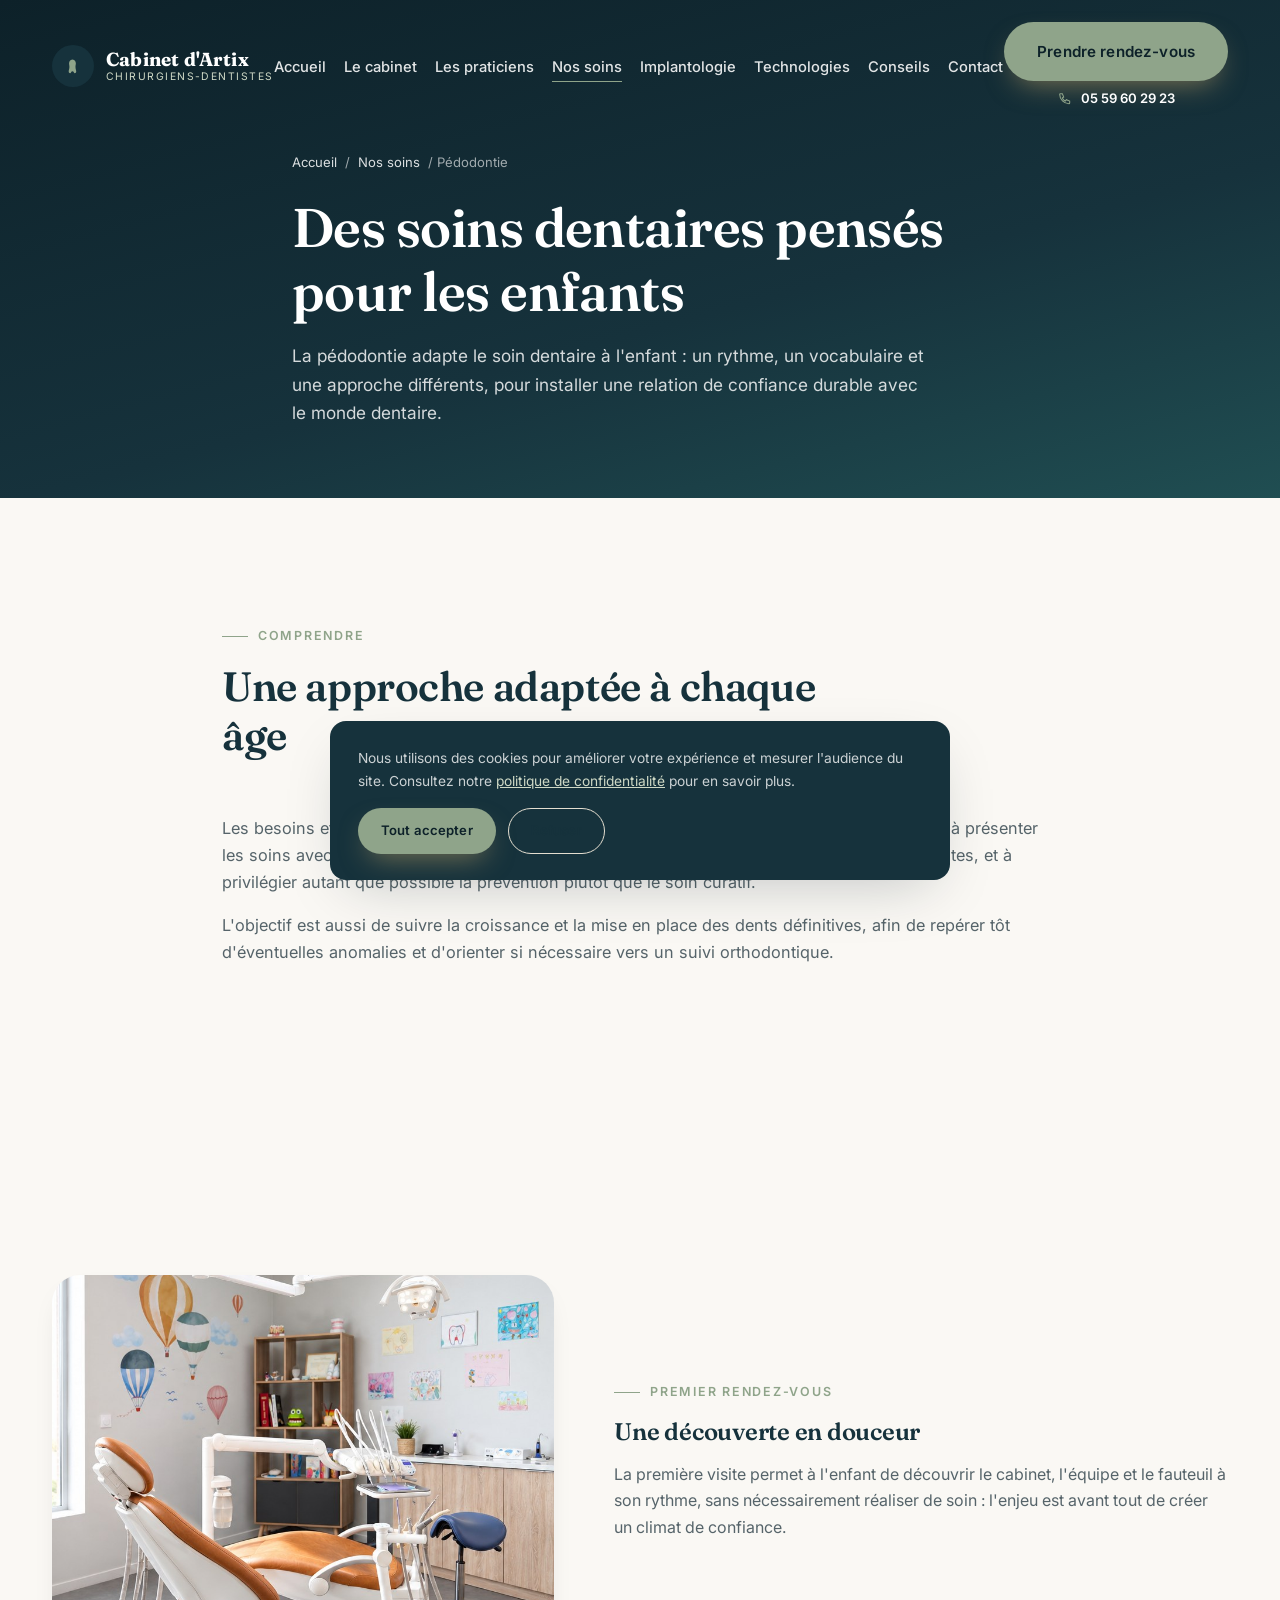
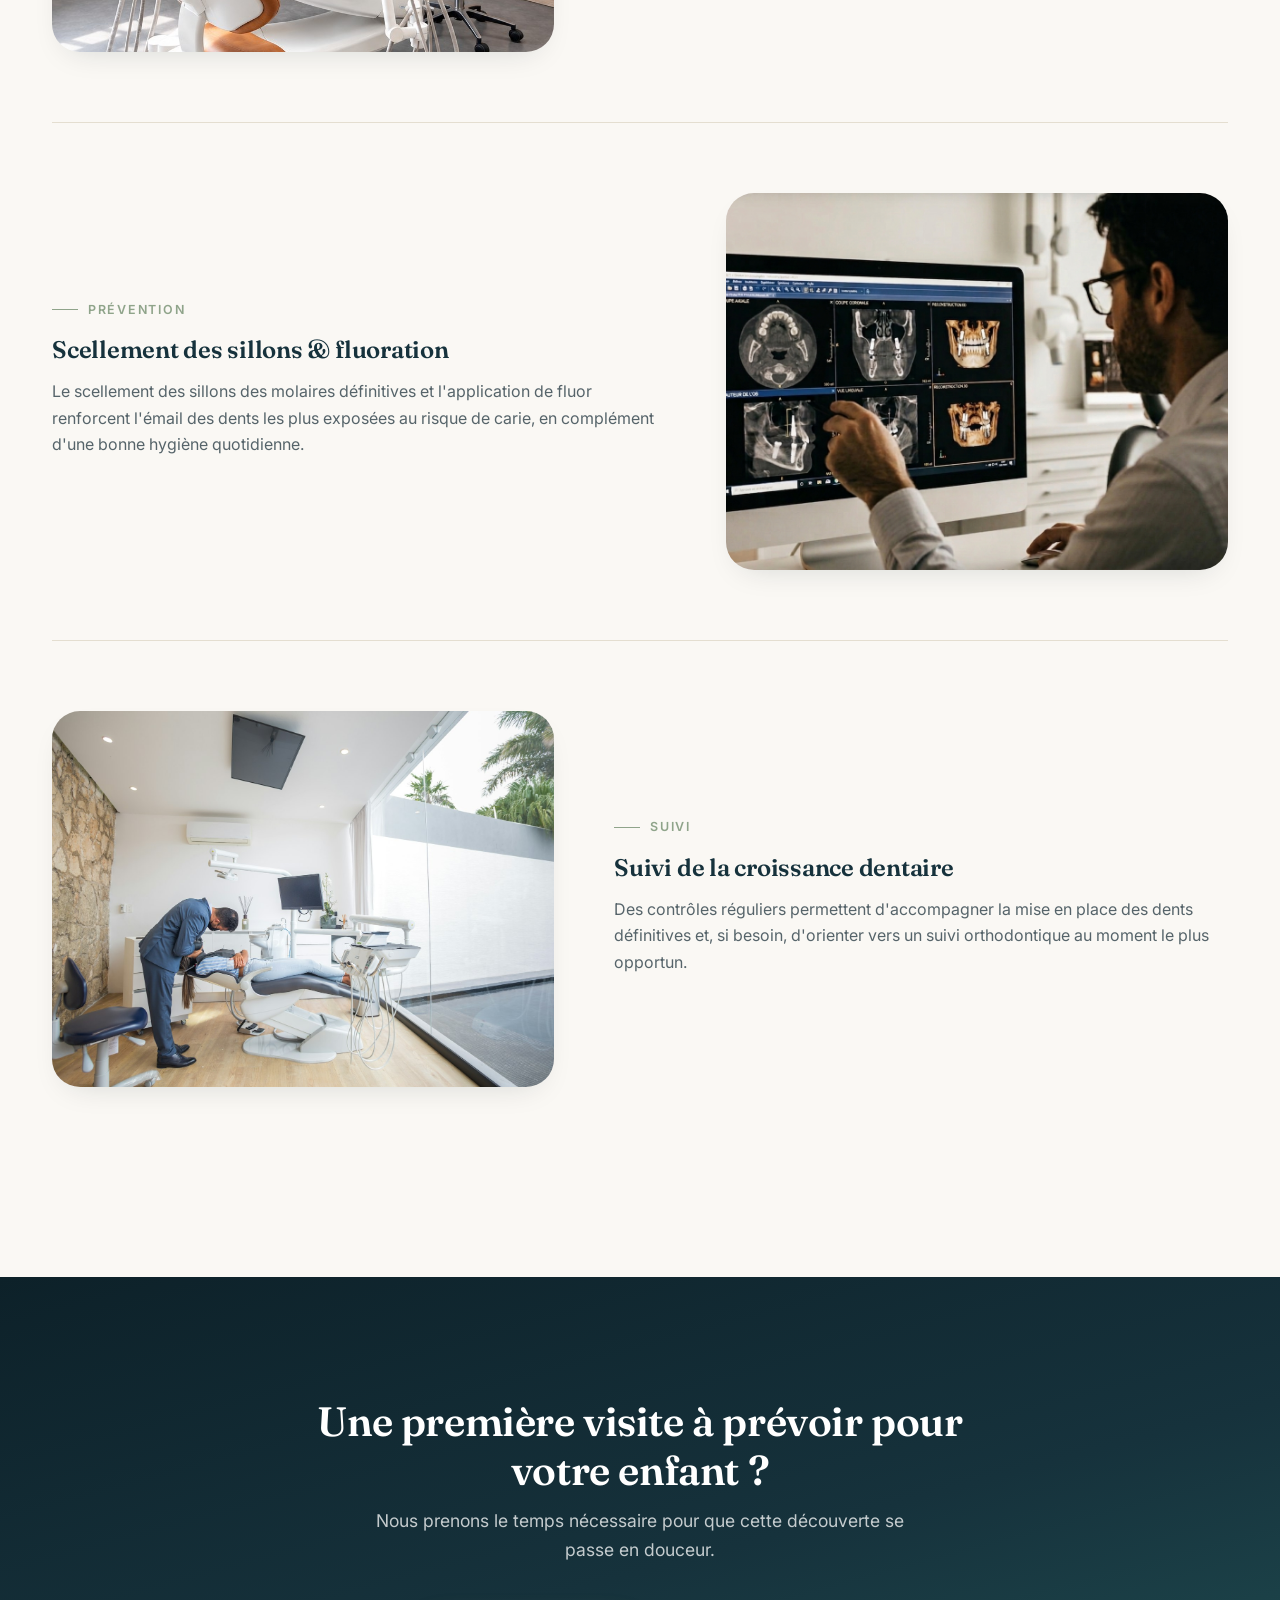
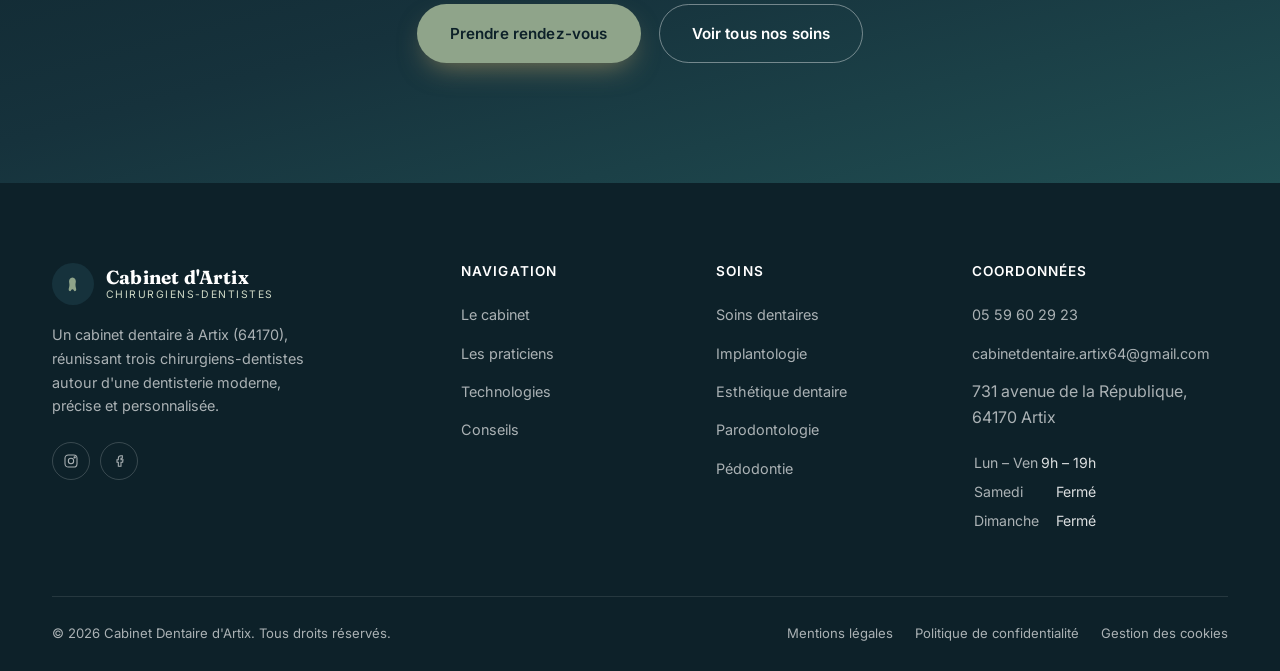
<file: pedodontie.html>
<!DOCTYPE html>
<html lang="fr">
<head>
<meta charset="UTF-8">
<meta name="viewport" content="width=device-width, initial-scale=1.0">
<title>Pédodontie à Artix — Dentisterie pour enfants — Cabinet d'Artix</title>
<meta name="description" content="Soins dentaires adaptés aux enfants au Cabinet Dentaire d'Artix : prévention, scellement des sillons, suivi de la croissance dentaire, dans un climat de confiance.">
<link rel="canonical" href="https://www.cabinet-dentaire-artix.fr/pedodontie.html">
<link rel="icon" href="data:image/svg+xml,%3Csvg xmlns='http://www.w3.org/2000/svg' viewBox='0 0 24 24'%3E%3Crect width='24' height='24' rx='6' fill='%2316323c'/%3E%3Cpath fill='%238fa48a' d='M12 5c-2.5 0-4.3 1.7-4.3 4 0 1.6.4 2.4.4 4 0 2.3-.8 3.1-.8 5 0 1.1.7 1.9 1.5 1.9 1.1 0 1.1-2.3 2.6-2.3s1.5 2.3 2.6 2.3c.8 0 1.5-.8 1.5-1.9 0-1.9-.8-2.7-.8-5 0-1.6.4-2.4.4-4 0-2.3-1.8-4-4.3-4z'/%3E%3C/svg%3E">
<link rel="preconnect" href="https://fonts.googleapis.com">
<link rel="preconnect" href="https://fonts.gstatic.com" crossorigin>
<link href="https://fonts.googleapis.com/css2?family=Fraunces:ital,opsz,wght@0,9..144,500;0,9..144,600;1,9..144,500&family=Inter:wght@400;500;600;700&display=swap" rel="stylesheet">
<link rel="stylesheet" href="css/style.css">
</head>
<body>

<header class="site-header" id="siteHeader">
  <div class="container">
    <a href="index.html" class="logo">
      <span class="logo-mark"><svg viewBox="0 0 24 24" fill="none"><path d="M12 5c-2.5 0-4.3 1.7-4.3 4 0 1.6.4 2.4.4 4 0 2.3-.8 3.1-.8 5 0 1.1.7 1.9 1.5 1.9 1.1 0 1.1-2.3 2.6-2.3s1.5 2.3 2.6 2.3c.8 0 1.5-.8 1.5-1.9 0-1.9-.8-2.7-.8-5 0-1.6.4-2.4.4-4 0-2.3-1.8-4-4.3-4z" fill="currentColor"/></svg></span>
      <span class="logo-text"><strong>Cabinet d'Artix</strong><span>Chirurgiens-dentistes</span></span>
    </a>
    <nav class="main-nav">
      <ul>
        <li><a href="index.html">Accueil</a></li>
        <li><a href="le-cabinet.html">Le cabinet</a></li>
        <li><a href="les-praticiens.html">Les praticiens</a></li>
        <li><a href="soins-dentaires.html" class="active">Nos soins</a></li>
        <li><a href="implantologie.html">Implantologie</a></li>
        <li><a href="technologies.html">Technologies</a></li>
        <li><a href="conseils.html">Conseils</a></li>
        <li><a href="contact.html">Contact</a></li>
      </ul>
    </nav>
    <div class="header-actions">
      <div class="header-cta">
        <a href="contact.html" class="btn btn-primary">Prendre rendez-vous</a>
        <a href="tel:+33559602923" class="header-call">
          <svg viewBox="0 0 24 24" fill="none" stroke="currentColor" stroke-width="1.6"><path d="M4 5c0-.6.4-1 1-1h3l2 5-2 1.5c.9 2 2.5 3.6 4.5 4.5L14 13l5 2v3c0 .6-.4 1-1 1C10.6 19 4 12.4 4 5z"/></svg>
          <span>05 59 60 29 23</span>
        </a>
      </div>
      <button class="nav-toggle" id="navToggle" aria-label="Ouvrir le menu"><span></span><span></span><span></span></button>
    </div>
  </div>
</header>

<div class="mobile-nav-panel" id="mobileNav">
  <ul>
    <li><a href="index.html">Accueil</a></li>
    <li><a href="le-cabinet.html">Le cabinet</a></li>
    <li><a href="les-praticiens.html">Les praticiens</a></li>
    <li><a href="soins-dentaires.html">Nos soins</a></li>
    <li><a href="implantologie.html">Implantologie</a></li>
    <li><a href="technologies.html">Technologies</a></li>
    <li><a href="conseils.html">Conseils</a></li>
    <li><a href="contact.html">Contact</a></li>
  </ul>
  <a href="contact.html" class="btn btn-primary">Prendre rendez-vous</a>
  <a href="tel:+33559602923" class="header-call">05 59 60 29 23</a>
</div>

<main>

<section class="page-hero no-media">
  <div class="container page-hero-content">
    <div class="breadcrumb"><a href="index.html">Accueil</a> / <a href="soins-dentaires.html">Nos soins</a> / Pédodontie</div>
    <h1>Des soins dentaires pensés pour les enfants</h1>
    <p class="page-hero-lead">La pédodontie adapte le soin dentaire à l'enfant&nbsp;: un rythme, un vocabulaire et une approche différents, pour installer une relation de confiance durable avec le monde dentaire.</p>
  </div>
</section>

<section class="section-pad">
  <div class="container" style="max-width:900px;">
    <div class="section-head" data-reveal>
      <div class="eyebrow">Comprendre</div>
      <h2>Une approche adaptée à chaque âge</h2>
    </div>
    <p style="color:var(--ink-soft); font-size:1.02rem; margin-bottom:16px;" data-reveal>
      Les besoins et les craintes d'un enfant ne sont pas ceux d'un adulte. La pédodontie s'attache à
      présenter les soins avec des mots simples, à laisser le temps de l'apprivoisement lors des premières
      visites, et à privilégier autant que possible la prévention plutôt que le soin curatif.
    </p>
    <p style="color:var(--ink-soft); font-size:1.02rem;" data-reveal>
      L'objectif est aussi de suivre la croissance et la mise en place des dents définitives, afin de
      repérer tôt d'éventuelles anomalies et d'orienter si nécessaire vers un suivi orthodontique.
    </p>
  </div>
</section>

<section class="section-pad" style="background:var(--off-white);">
  <div class="container">
    <div class="soin-block" data-reveal>
      <div class="soin-block-media"><img src="assets/img/salle-pedodontie.jpg" alt="Salle de soins pédiatrique du cabinet, décorée pour les enfants" loading="lazy"></div>
      <div>
        <div class="eyebrow">Premier rendez-vous</div>
        <h3>Une découverte en douceur</h3>
        <p>La première visite permet à l'enfant de découvrir le cabinet, l'équipe et le fauteuil à son rythme, sans nécessairement réaliser de soin&nbsp;: l'enjeu est avant tout de créer un climat de confiance.</p>
      </div>
    </div>
    <div class="soin-block" data-reveal>
      <div class="soin-block-media"><img src="assets/img/scanner-intraoral.jpg" alt="Prévention et scellement des sillons chez l'enfant" loading="lazy"></div>
      <div>
        <div class="eyebrow">Prévention</div>
        <h3>Scellement des sillons &amp; fluoration</h3>
        <p>Le scellement des sillons des molaires définitives et l'application de fluor renforcent l'émail des dents les plus exposées au risque de carie, en complément d'une bonne hygiène quotidienne.</p>
      </div>
    </div>
    <div class="soin-block" data-reveal>
      <div class="soin-block-media"><img src="assets/img/cabinet-vue.jpg" alt="Suivi de la croissance dentaire de l'enfant" loading="lazy"></div>
      <div>
        <div class="eyebrow">Suivi</div>
        <h3>Suivi de la croissance dentaire</h3>
        <p>Des contrôles réguliers permettent d'accompagner la mise en place des dents définitives et, si besoin, d'orienter vers un suivi orthodontique au moment le plus opportun.</p>
      </div>
    </div>
  </div>
</section>

<section class="cta-final section-pad">
  <div class="container">
    <div data-reveal>
      <h2>Une première visite à prévoir pour votre enfant ?</h2>
      <p class="lead">Nous prenons le temps nécessaire pour que cette découverte se passe en douceur.</p>
      <div class="cta-final-actions">
        <a href="contact.html?tab=rdv&amp;motif=pedodontie" class="btn btn-primary">Prendre rendez-vous</a>
        <a href="soins-dentaires.html" class="btn btn-ghost-light">Voir tous nos soins</a>
      </div>
    </div>
  </div>
</section>

</main>

<footer class="site-footer">
  <div class="container">
    <div class="footer-top">
      <div class="footer-brand">
        <a href="index.html" class="logo">
          <span class="logo-mark"><svg viewBox="0 0 24 24" fill="none"><path d="M12 5c-2.5 0-4.3 1.7-4.3 4 0 1.6.4 2.4.4 4 0 2.3-.8 3.1-.8 5 0 1.1.7 1.9 1.5 1.9 1.1 0 1.1-2.3 2.6-2.3s1.5 2.3 2.6 2.3c.8 0 1.5-.8 1.5-1.9 0-1.9-.8-2.7-.8-5 0-1.6.4-2.4.4-4 0-2.3-1.8-4-4.3-4z" fill="currentColor"/></svg></span>
          <span class="logo-text"><strong>Cabinet d'Artix</strong><span>Chirurgiens-dentistes</span></span>
        </a>
        <p>Un cabinet dentaire à Artix (64170), réunissant trois chirurgiens-dentistes autour d'une dentisterie moderne, précise et personnalisée.</p>
        <div class="footer-social">
          <a href="#" aria-label="Instagram"><svg viewBox="0 0 24 24" fill="none" stroke="currentColor" stroke-width="1.6"><rect x="3" y="3" width="18" height="18" rx="5"/><circle cx="12" cy="12" r="4"/><circle cx="17.5" cy="6.5" r="1"/></svg></a>
          <a href="#" aria-label="Facebook"><svg viewBox="0 0 24 24" fill="none" stroke="currentColor" stroke-width="1.6"><path d="M15 8h2V4h-2a4 4 0 00-4 4v2H9v4h2v6h4v-6h2.5l.5-4H15V8z"/></svg></a>
        </div>
      </div>
      <div class="footer-col">
        <h4>Navigation</h4>
        <ul>
          <li><a href="le-cabinet.html">Le cabinet</a></li>
          <li><a href="les-praticiens.html">Les praticiens</a></li>
          <li><a href="technologies.html">Technologies</a></li>
          <li><a href="conseils.html">Conseils</a></li>
        </ul>
      </div>
      <div class="footer-col">
        <h4>Soins</h4>
        <ul>
          <li><a href="soins-dentaires.html">Soins dentaires</a></li>
          <li><a href="implantologie.html">Implantologie</a></li>
          <li><a href="esthetique-dentaire.html">Esthétique dentaire</a></li>
          <li><a href="parodontologie.html">Parodontologie</a></li>
          <li><a href="pedodontie.html">Pédodontie</a></li>
        </ul>
      </div>
      <div class="footer-col">
        <h4>Coordonnées</h4>
        <ul>
          <li><a href="tel:+33559602923">05 59 60 29 23</a></li>
          <li><a href="mailto:cabinetdentaire.artix64@gmail.com">cabinetdentaire.artix64@gmail.com</a></li>
          <li><span>731 avenue de la République, 64170 Artix</span></li>
        </ul>
        <table class="footer-hours" style="margin-top:16px;">
          <tr><td>Lun – Ven</td><td>9h – 19h</td></tr>
          <tr><td>Samedi</td><td>Fermé</td></tr>
          <tr><td>Dimanche</td><td>Fermé</td></tr>
        </table>
      </div>
    </div>
    <div class="footer-bottom">
      <span>© 2026 Cabinet Dentaire d'Artix. Tous droits réservés.</span>
      <div class="footer-legal">
        <a href="mentions-legales.html">Mentions légales</a>
        <a href="politique-confidentialite.html">Politique de confidentialité</a>
        <a href="gestion-cookies.html">Gestion des cookies</a>
      </div>
    </div>
  </div>
</footer>

<div class="mobile-bar">
  <a href="tel:+33559602923" class="btn btn-outline">Appeler</a>
  <a href="contact.html" class="btn btn-primary">Rendez-vous</a>
</div>

<button class="to-top" id="toTop" aria-label="Retour en haut"><svg viewBox="0 0 24 24" fill="none" stroke="currentColor" stroke-width="2"><path d="M12 19V5M5 12l7-7 7 7"/></svg></button>

<div class="cookie-banner" id="cookieBanner">
  <p>Nous utilisons des cookies pour améliorer votre expérience et mesurer l'audience du site. Consultez notre <a href="politique-confidentialite.html">politique de confidentialité</a> pour en savoir plus.</p>
  <div class="cookie-actions">
    <button class="btn btn-primary" id="cookieAccept">Tout accepter</button>
    <button class="btn btn-outline" id="cookieDecline">Refuser</button>
  </div>
</div>

<script src="js/main.js"></script>
</body>
</html>
</file>
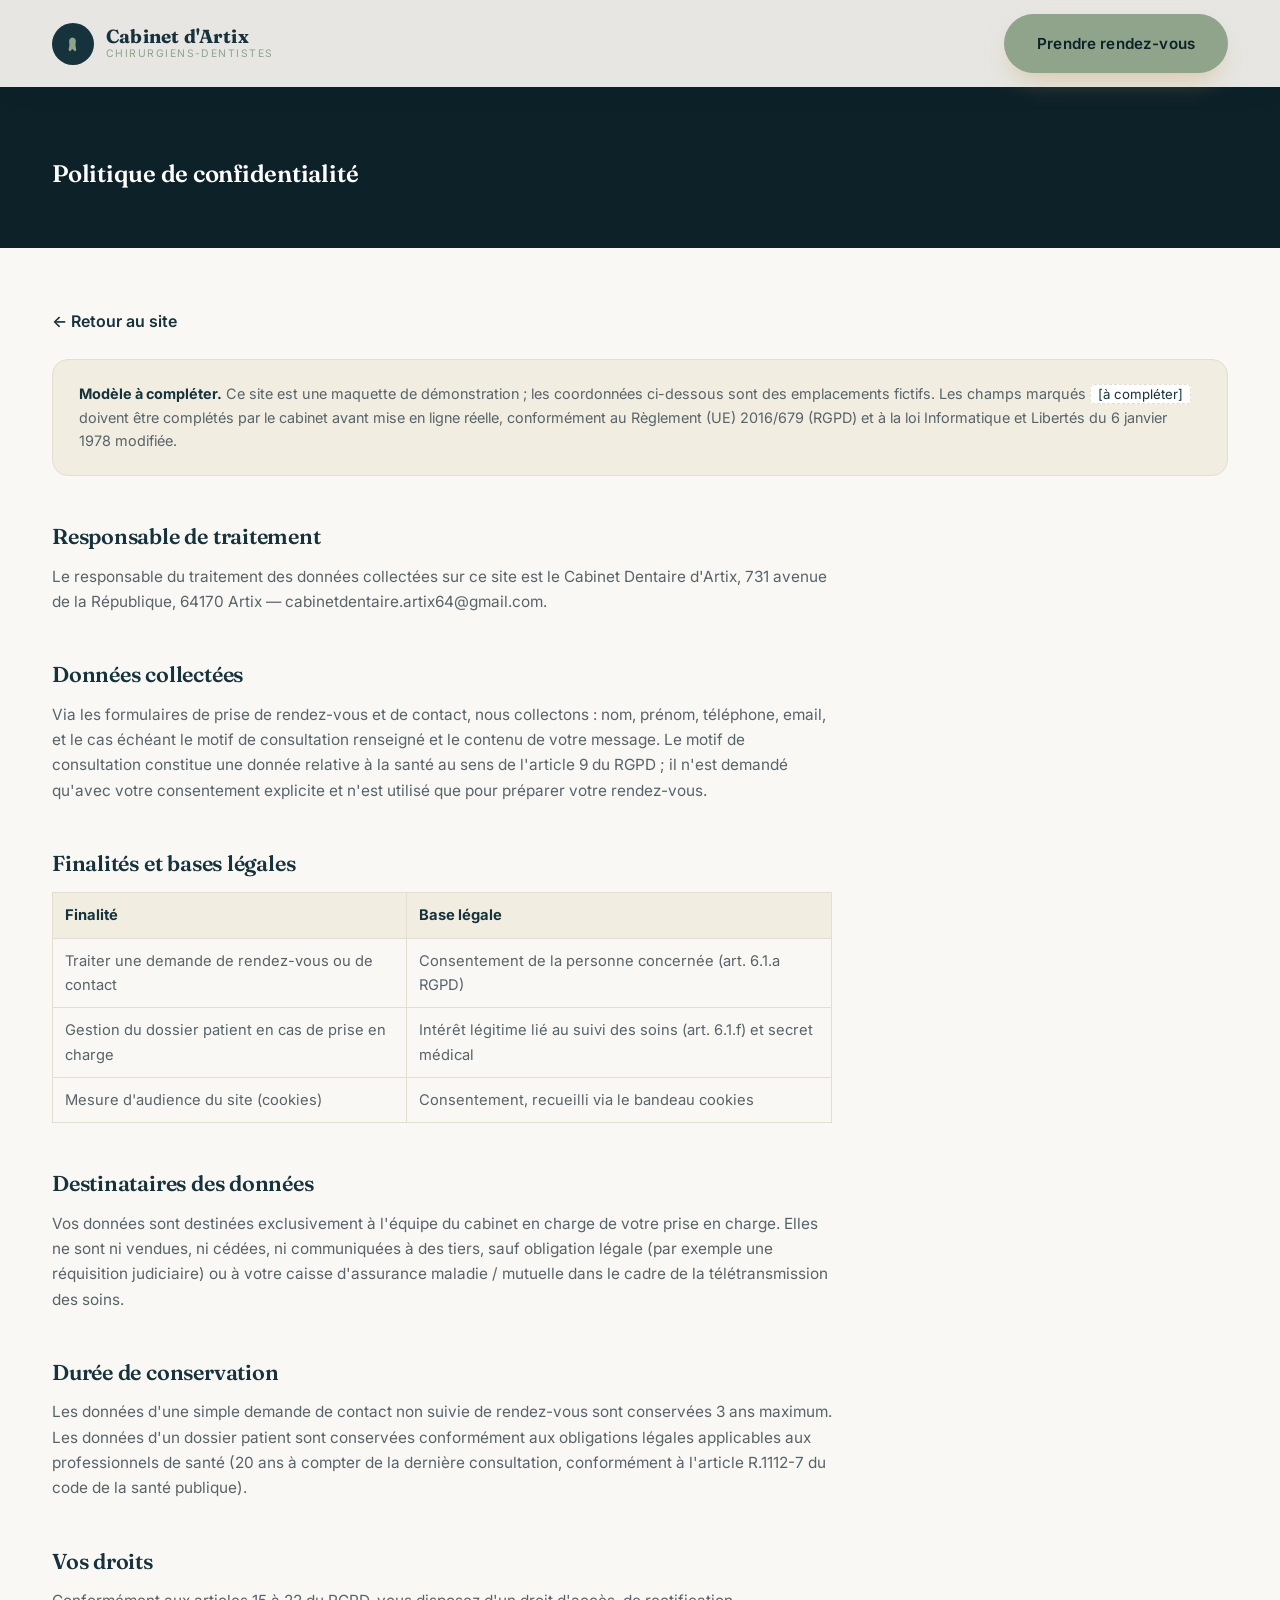
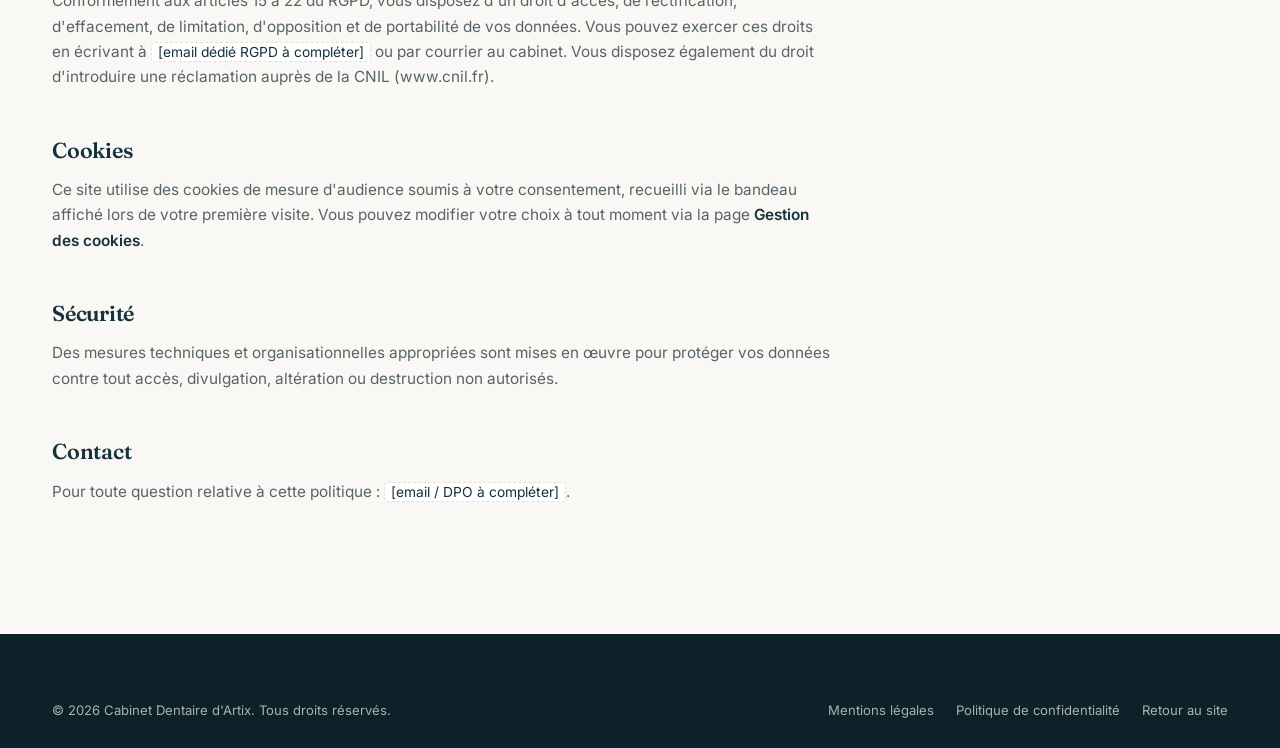
<file: politique-confidentialite.html>
<!DOCTYPE html>
<html lang="fr">
<head>
<meta charset="UTF-8">
<meta name="viewport" content="width=device-width, initial-scale=1.0">
<title>Politique de confidentialité — Cabinet Dentaire d'Artix</title>
<meta name="robots" content="noindex, follow">
<link rel="preconnect" href="https://fonts.googleapis.com">
<link rel="preconnect" href="https://fonts.gstatic.com" crossorigin>
<link href="https://fonts.googleapis.com/css2?family=Fraunces:ital,opsz,wght@0,9..144,500;0,9..144,600;1,9..144,500&family=Inter:wght@400;500;600;700&display=swap" rel="stylesheet">
<link rel="stylesheet" href="css/style.css">
<style>
  .legal-hero { background: var(--navy-deep); color: var(--white); padding: 160px 0 60px; }
  .legal-hero h1 { color: var(--white); }
  .legal-notice {
    background: var(--beige); border: 1px solid var(--line); border-radius: var(--radius-md);
    padding: 22px 26px; margin: 0 0 48px; font-size: 0.9rem; color: var(--ink-soft);
  }
  .legal-notice strong { color: var(--navy); }
  .legal-body { max-width: 780px; }
  .legal-body h2 { margin-top: 48px; margin-bottom: 14px; font-size: 1.35rem; }
  .legal-body h2:first-child { margin-top: 0; }
  .legal-body p, .legal-body li { color: var(--ink-soft); font-size: 0.96rem; margin-bottom: 10px; }
  .legal-body ul { padding-left: 20px; list-style: disc; margin-bottom: 16px; }
  .legal-body table { width: 100%; border-collapse: collapse; margin: 16px 0 24px; font-size: 0.92rem; }
  .legal-body th, .legal-body td { text-align: left; padding: 10px 12px; border: 1px solid var(--line); color: var(--ink-soft); }
  .legal-body th { color: var(--navy); background: var(--beige); }
  .legal-body .placeholder { color: var(--navy); background: var(--white); border: 1px dashed var(--line); padding: 1px 6px; border-radius: 4px; font-size: 0.9em; }
  .back-link { display: inline-flex; align-items: center; gap: 8px; margin-bottom: 24px; font-weight: 600; color: var(--navy); }
</style>
</head>
<body>

<header class="site-header scrolled" id="siteHeader">
  <div class="container">
    <a href="index.html" class="logo">
      <span class="logo-mark"><svg viewBox="0 0 24 24" fill="none"><path d="M12 5c-2.5 0-4.3 1.7-4.3 4 0 1.6.4 2.4.4 4 0 2.3-.8 3.1-.8 5 0 1.1.7 1.9 1.5 1.9 1.1 0 1.1-2.3 2.6-2.3s1.5 2.3 2.6 2.3c.8 0 1.5-.8 1.5-1.9 0-1.9-.8-2.7-.8-5 0-1.6.4-2.4.4-4 0-2.3-1.8-4-4.3-4z" fill="currentColor"/></svg></span>
      <span class="logo-text"><strong>Cabinet d'Artix</strong><span>Chirurgiens-dentistes</span></span>
    </a>
    <div class="header-actions">
      <a href="contact.html" class="btn btn-primary">Prendre rendez-vous</a>
    </div>
  </div>
</header>

<main>
<section class="legal-hero">
  <div class="container">
    <h1>Politique de confidentialité</h1>
  </div>
</section>

<section class="section-pad" style="padding-top:60px;">
  <div class="container">
    <a href="index.html" class="back-link">← Retour au site</a>

    <div class="legal-notice">
      <strong>Modèle à compléter.</strong> Ce site est une maquette de démonstration ; les coordonnées ci-dessous sont des emplacements fictifs. Les champs marqués <span class="placeholder">[à compléter]</span> doivent être complétés par le cabinet avant mise en ligne réelle, conformément au Règlement (UE) 2016/679 (RGPD) et à la loi Informatique et Libertés du 6 janvier 1978 modifiée.
    </div>

    <div class="legal-body">
      <h2>Responsable de traitement</h2>
      <p>Le responsable du traitement des données collectées sur ce site est le Cabinet Dentaire d'Artix, 731 avenue de la République, 64170 Artix — cabinetdentaire.artix64@gmail.com.</p>

      <h2>Données collectées</h2>
      <p>Via les formulaires de prise de rendez-vous et de contact, nous collectons&nbsp;: nom, prénom, téléphone, email, et le cas échéant le motif de consultation renseigné et le contenu de votre message. Le motif de consultation constitue une donnée relative à la santé au sens de l'article 9 du RGPD ; il n'est demandé qu'avec votre consentement explicite et n'est utilisé que pour préparer votre rendez-vous.</p>

      <h2>Finalités et bases légales</h2>
      <table>
        <tr><th>Finalité</th><th>Base légale</th></tr>
        <tr><td>Traiter une demande de rendez-vous ou de contact</td><td>Consentement de la personne concernée (art. 6.1.a RGPD)</td></tr>
        <tr><td>Gestion du dossier patient en cas de prise en charge</td><td>Intérêt légitime lié au suivi des soins (art. 6.1.f) et secret médical</td></tr>
        <tr><td>Mesure d'audience du site (cookies)</td><td>Consentement, recueilli via le bandeau cookies</td></tr>
      </table>

      <h2>Destinataires des données</h2>
      <p>Vos données sont destinées exclusivement à l'équipe du cabinet en charge de votre prise en charge. Elles ne sont ni vendues, ni cédées, ni communiquées à des tiers, sauf obligation légale (par exemple une réquisition judiciaire) ou à votre caisse d'assurance maladie / mutuelle dans le cadre de la télétransmission des soins.</p>

      <h2>Durée de conservation</h2>
      <p>Les données d'une simple demande de contact non suivie de rendez-vous sont conservées 3 ans maximum. Les données d'un dossier patient sont conservées conformément aux obligations légales applicables aux professionnels de santé (20 ans à compter de la dernière consultation, conformément à l'article R.1112-7 du code de la santé publique).</p>

      <h2>Vos droits</h2>
      <p>Conformément aux articles 15 à 22 du RGPD, vous disposez d'un droit d'accès, de rectification, d'effacement, de limitation, d'opposition et de portabilité de vos données. Vous pouvez exercer ces droits en écrivant à <span class="placeholder">[email dédié RGPD à compléter]</span> ou par courrier au cabinet. Vous disposez également du droit d'introduire une réclamation auprès de la CNIL (www.cnil.fr).</p>

      <h2>Cookies</h2>
      <p>Ce site utilise des cookies de mesure d'audience soumis à votre consentement, recueilli via le bandeau affiché lors de votre première visite. Vous pouvez modifier votre choix à tout moment via la page <a href="gestion-cookies.html" style="color:var(--navy); font-weight:600;">Gestion des cookies</a>.</p>

      <h2>Sécurité</h2>
      <p>Des mesures techniques et organisationnelles appropriées sont mises en œuvre pour protéger vos données contre tout accès, divulgation, altération ou destruction non autorisés.</p>

      <h2>Contact</h2>
      <p>Pour toute question relative à cette politique&nbsp;: <span class="placeholder">[email / DPO à compléter]</span>.</p>
    </div>
  </div>
</section>
</main>

<footer class="site-footer" style="padding-top:40px;">
  <div class="container">
    <div class="footer-bottom" style="border-top:none;">
      <span>© 2026 Cabinet Dentaire d'Artix. Tous droits réservés.</span>
      <div class="footer-legal">
        <a href="mentions-legales.html">Mentions légales</a>
        <a href="politique-confidentialite.html">Politique de confidentialité</a>
        <a href="index.html">Retour au site</a>
      </div>
    </div>
  </div>
</footer>

</body>
</html>
</file>
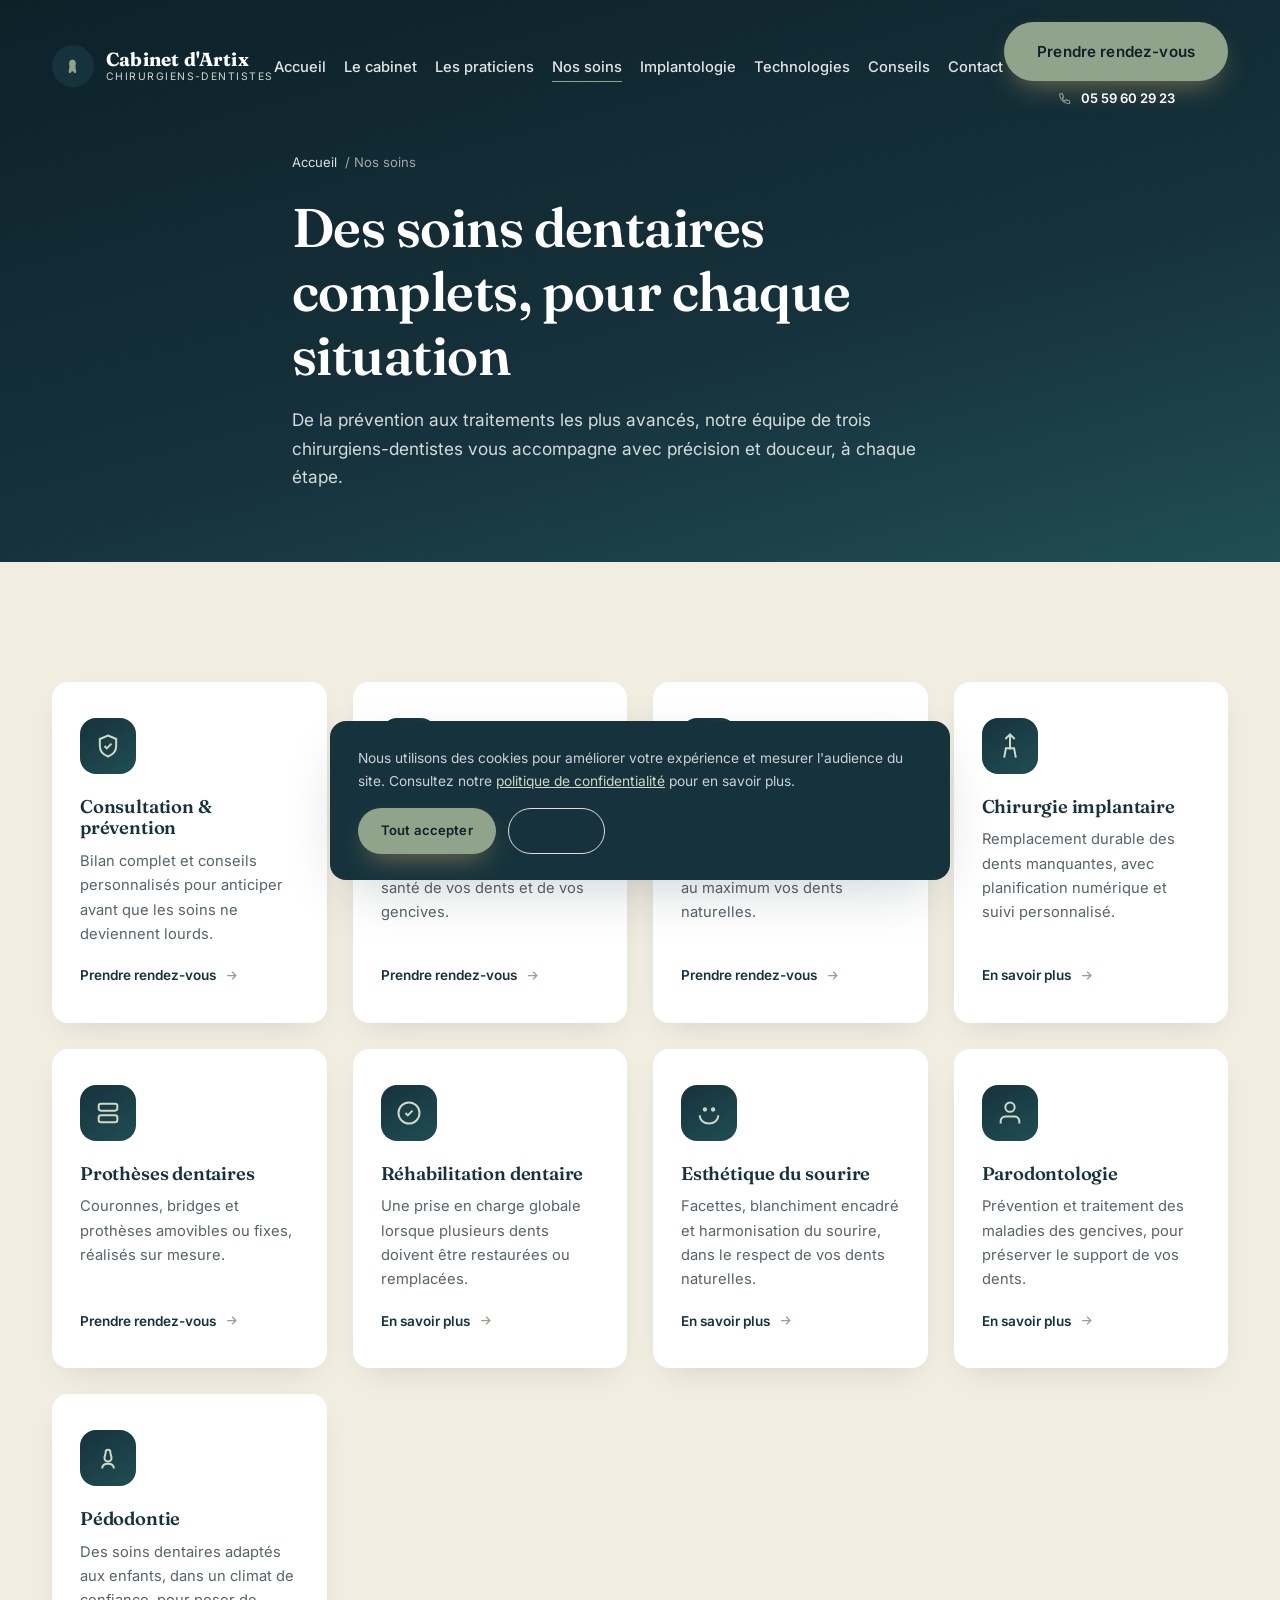
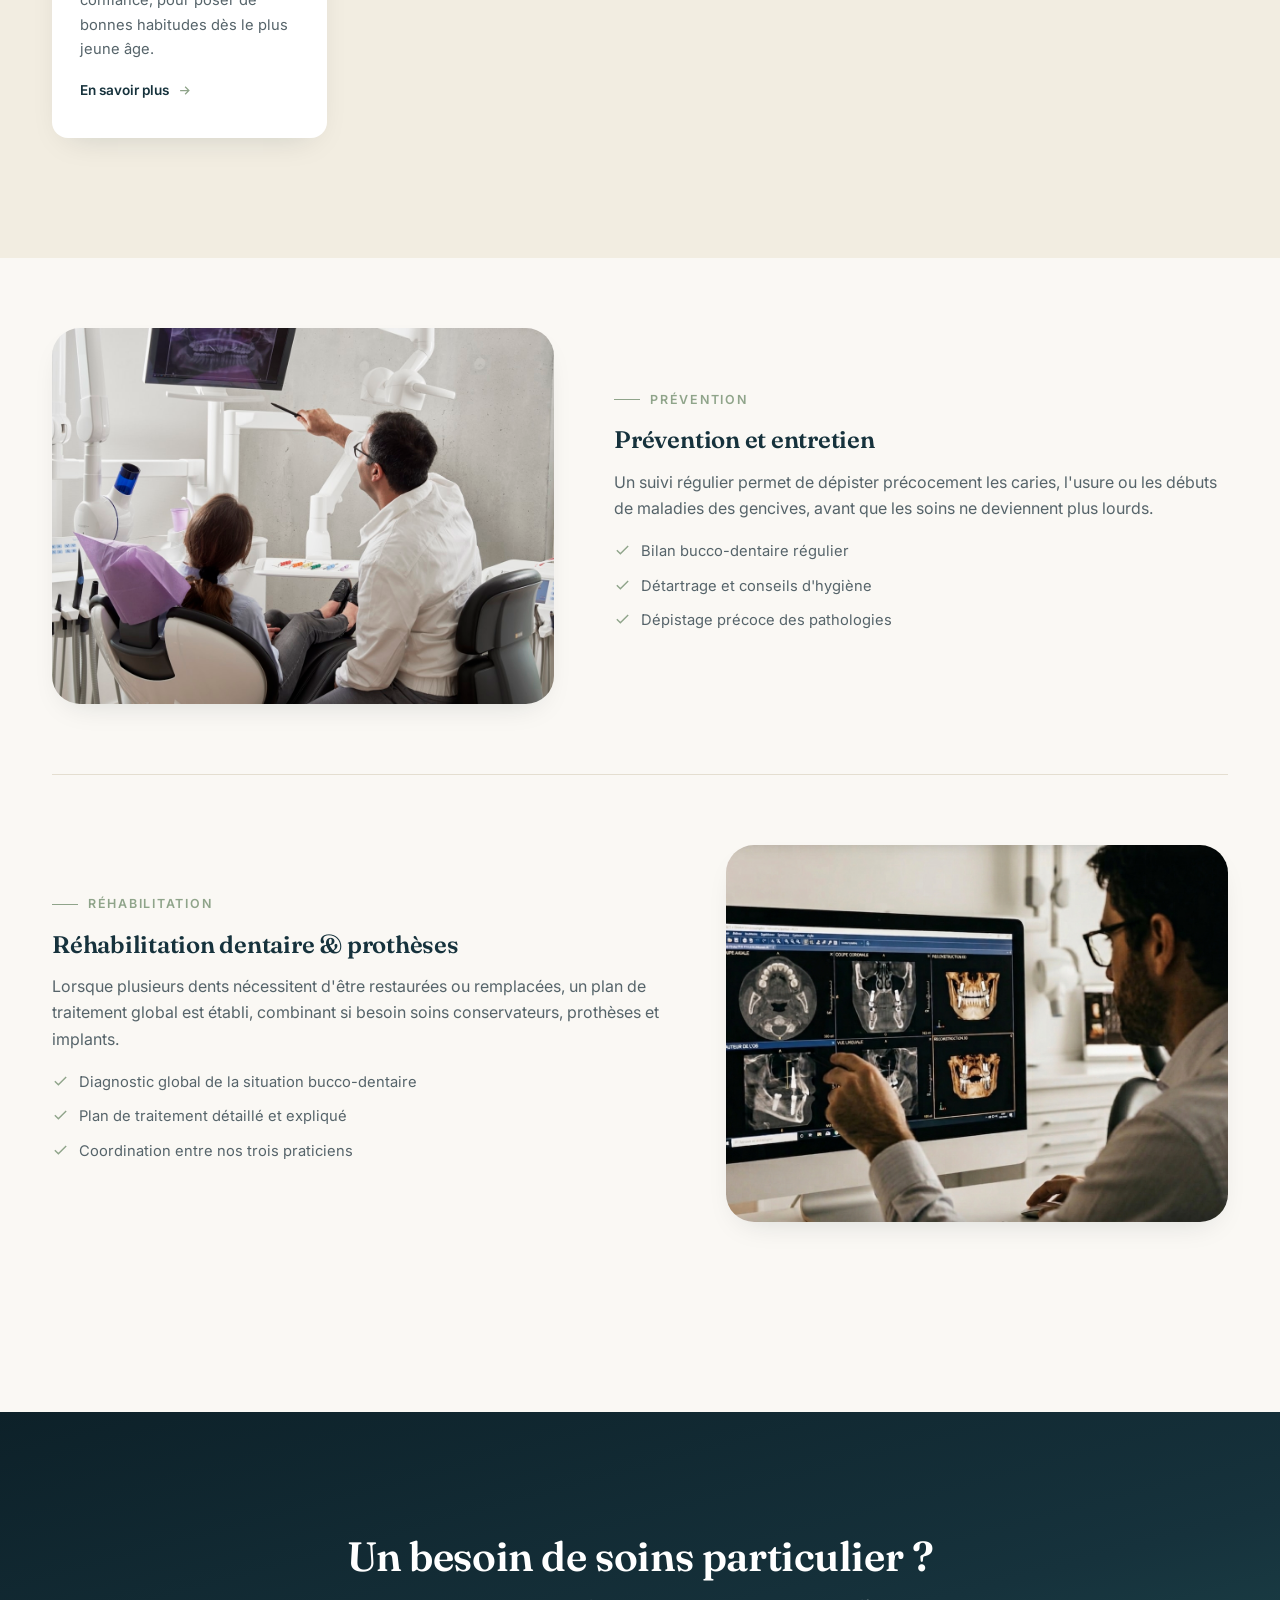
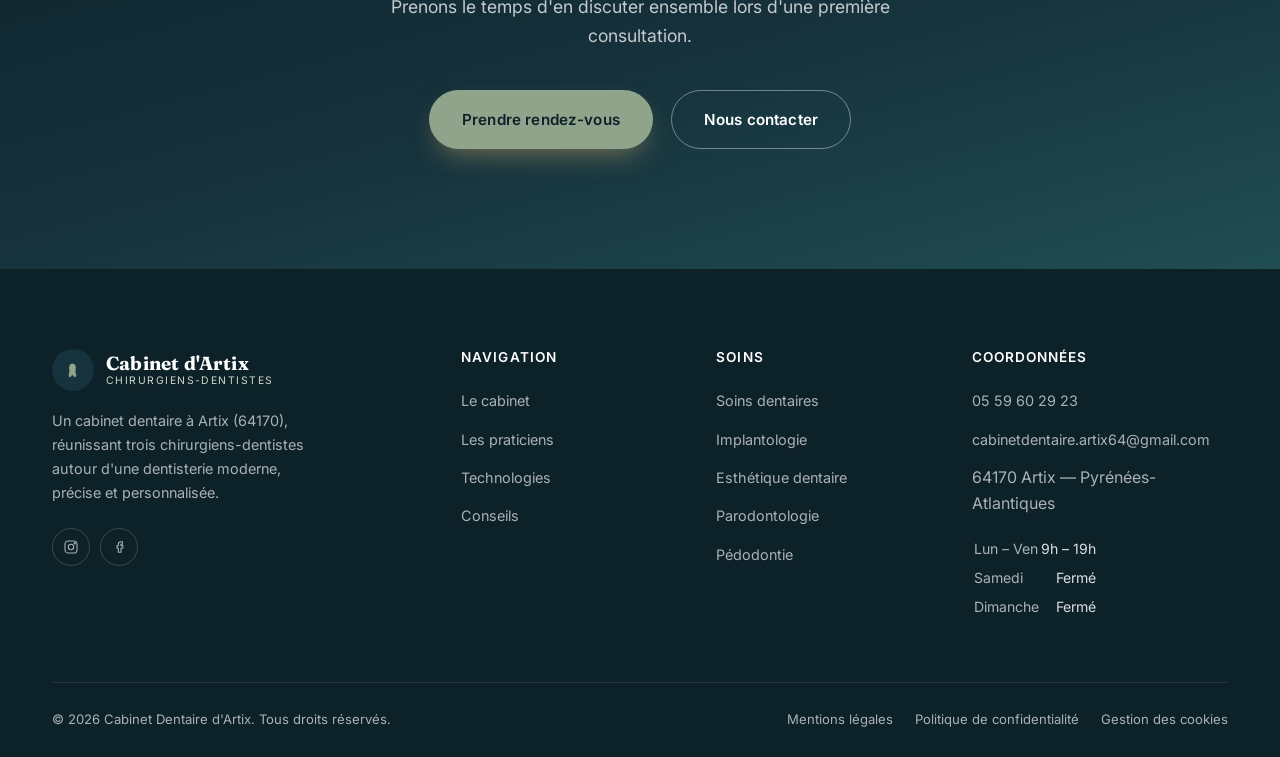
<file: soins-dentaires.html>
<!DOCTYPE html>
<html lang="fr">
<head>
<meta charset="UTF-8">
<meta name="viewport" content="width=device-width, initial-scale=1.0">
<title>Soins dentaires à Artix — Cabinet Dentaire d'Artix (64170)</title>
<meta name="description" content="Prévention, soins conservateurs, prothèses dentaires, réhabilitation : découvrez l'ensemble des soins dentaires proposés au Cabinet Dentaire d'Artix, dans les Pyrénées-Atlantiques.">
<link rel="canonical" href="https://www.cabinet-dentaire-artix.fr/soins-dentaires.html">
<link rel="icon" href="data:image/svg+xml,%3Csvg xmlns='http://www.w3.org/2000/svg' viewBox='0 0 24 24'%3E%3Crect width='24' height='24' rx='6' fill='%2316323c'/%3E%3Cpath fill='%238fa48a' d='M12 5c-2.5 0-4.3 1.7-4.3 4 0 1.6.4 2.4.4 4 0 2.3-.8 3.1-.8 5 0 1.1.7 1.9 1.5 1.9 1.1 0 1.1-2.3 2.6-2.3s1.5 2.3 2.6 2.3c.8 0 1.5-.8 1.5-1.9 0-1.9-.8-2.7-.8-5 0-1.6.4-2.4.4-4 0-2.3-1.8-4-4.3-4z'/%3E%3C/svg%3E">
<link rel="preconnect" href="https://fonts.googleapis.com">
<link rel="preconnect" href="https://fonts.gstatic.com" crossorigin>
<link href="https://fonts.googleapis.com/css2?family=Fraunces:ital,opsz,wght@0,9..144,500;0,9..144,600;1,9..144,500&family=Inter:wght@400;500;600;700&display=swap" rel="stylesheet">
<link rel="stylesheet" href="css/style.css">
</head>
<body>

<header class="site-header" id="siteHeader">
  <div class="container">
    <a href="index.html" class="logo">
      <span class="logo-mark"><svg viewBox="0 0 24 24" fill="none"><path d="M12 5c-2.5 0-4.3 1.7-4.3 4 0 1.6.4 2.4.4 4 0 2.3-.8 3.1-.8 5 0 1.1.7 1.9 1.5 1.9 1.1 0 1.1-2.3 2.6-2.3s1.5 2.3 2.6 2.3c.8 0 1.5-.8 1.5-1.9 0-1.9-.8-2.7-.8-5 0-1.6.4-2.4.4-4 0-2.3-1.8-4-4.3-4z" fill="currentColor"/></svg></span>
      <span class="logo-text"><strong>Cabinet d'Artix</strong><span>Chirurgiens-dentistes</span></span>
    </a>
    <nav class="main-nav">
      <ul>
        <li><a href="index.html">Accueil</a></li>
        <li><a href="le-cabinet.html">Le cabinet</a></li>
        <li><a href="les-praticiens.html">Les praticiens</a></li>
        <li><a href="soins-dentaires.html" class="active">Nos soins</a></li>
        <li><a href="implantologie.html">Implantologie</a></li>
        <li><a href="technologies.html">Technologies</a></li>
        <li><a href="conseils.html">Conseils</a></li>
        <li><a href="contact.html">Contact</a></li>
      </ul>
    </nav>
    <div class="header-actions">
      <div class="header-cta">
        <a href="contact.html" class="btn btn-primary">Prendre rendez-vous</a>
        <a href="tel:+33559602923" class="header-call">
          <svg viewBox="0 0 24 24" fill="none" stroke="currentColor" stroke-width="1.6"><path d="M4 5c0-.6.4-1 1-1h3l2 5-2 1.5c.9 2 2.5 3.6 4.5 4.5L14 13l5 2v3c0 .6-.4 1-1 1C10.6 19 4 12.4 4 5z"/></svg>
          <span>05 59 60 29 23</span>
        </a>
      </div>
      <button class="nav-toggle" id="navToggle" aria-label="Ouvrir le menu"><span></span><span></span><span></span></button>
    </div>
  </div>
</header>

<div class="mobile-nav-panel" id="mobileNav">
  <ul>
    <li><a href="index.html">Accueil</a></li>
    <li><a href="le-cabinet.html">Le cabinet</a></li>
    <li><a href="les-praticiens.html">Les praticiens</a></li>
    <li><a href="soins-dentaires.html">Nos soins</a></li>
    <li><a href="implantologie.html">Implantologie</a></li>
    <li><a href="technologies.html">Technologies</a></li>
    <li><a href="conseils.html">Conseils</a></li>
    <li><a href="contact.html">Contact</a></li>
  </ul>
  <a href="contact.html" class="btn btn-primary">Prendre rendez-vous</a>
  <a href="tel:+33559602923" class="header-call">05 59 60 29 23</a>
</div>

<main>

<section class="page-hero no-media">
  <div class="container page-hero-content">
    <div class="breadcrumb"><a href="index.html">Accueil</a> / Nos soins</div>
    <h1>Des soins dentaires complets, pour chaque situation</h1>
    <p class="page-hero-lead">De la prévention aux traitements les plus avancés, notre équipe de trois chirurgiens-dentistes vous accompagne avec précision et douceur, à chaque étape.</p>
  </div>
</section>

<section class="soins section-pad">
  <div class="container">
    <div class="soins-grid" data-reveal-group>
      <div class="soin-card" data-reveal style="--i:0">
        <div class="soin-ico"><svg viewBox="0 0 24 24" fill="none" stroke="currentColor" stroke-width="1.7"><path d="M12 3l7 3v6c0 4.5-3 7.5-7 9-4-1.5-7-4.5-7-9V6l7-3z"/><path d="M9 12l2 2 4-4"/></svg></div>
        <h3>Consultation &amp; prévention</h3>
        <p>Bilan complet et conseils personnalisés pour anticiper avant que les soins ne deviennent lourds.</p>
        <a href="contact.html" class="soin-link">Prendre rendez-vous <svg viewBox="0 0 24 24" fill="none" stroke="currentColor" stroke-width="2"><path d="M5 12h14M13 6l6 6-6 6"/></svg></a>
      </div>
      <div class="soin-card" data-reveal style="--i:1">
        <div class="soin-ico"><svg viewBox="0 0 24 24" fill="none" stroke="currentColor" stroke-width="1.7"><circle cx="12" cy="12" r="3"/><path d="M12 2v4M12 18v4M4.9 4.9l2.8 2.8M16.3 16.3l2.8 2.8M2 12h4M18 12h4M4.9 19.1l2.8-2.8M16.3 7.7l2.8-2.8"/></svg></div>
        <h3>Détartrage &amp; hygiène</h3>
        <p>Un nettoyage professionnel régulier pour préserver la santé de vos dents et de vos gencives.</p>
        <a href="contact.html" class="soin-link">Prendre rendez-vous <svg viewBox="0 0 24 24" fill="none" stroke="currentColor" stroke-width="2"><path d="M5 12h14M13 6l6 6-6 6"/></svg></a>
      </div>
      <div class="soin-card" data-reveal style="--i:2">
        <div class="soin-ico"><svg viewBox="0 0 24 24" fill="none" stroke="currentColor" stroke-width="1.7"><path d="M12 21s-7-4.5-9.5-9C.5 8 2 4 6 4c2 0 3.5 1.2 4 2.8C10.5 5.2 12 4 14 4c4 0 5.5 4 3.5 8-2.5 4.5-9.5 9-9.5 9z"/></svg></div>
        <h3>Soins conservateurs</h3>
        <p>Traitement des caries et restaurations pour préserver au maximum vos dents naturelles.</p>
        <a href="contact.html" class="soin-link">Prendre rendez-vous <svg viewBox="0 0 24 24" fill="none" stroke="currentColor" stroke-width="2"><path d="M5 12h14M13 6l6 6-6 6"/></svg></a>
      </div>
      <div class="soin-card" data-reveal style="--i:3">
        <div class="soin-ico"><svg viewBox="0 0 24 24" fill="none" stroke="currentColor" stroke-width="1.7"><path d="M12 2v13M8 6l4-4 4 4"/><path d="M7 22l1.5-8h7L17 22"/></svg></div>
        <h3>Chirurgie implantaire</h3>
        <p>Remplacement durable des dents manquantes, avec planification numérique et suivi personnalisé.</p>
        <a href="implantologie.html" class="soin-link">En savoir plus <svg viewBox="0 0 24 24" fill="none" stroke="currentColor" stroke-width="2"><path d="M5 12h14M13 6l6 6-6 6"/></svg></a>
      </div>
      <div class="soin-card" data-reveal style="--i:4">
        <div class="soin-ico"><svg viewBox="0 0 24 24" fill="none" stroke="currentColor" stroke-width="1.7"><rect x="4" y="4" width="16" height="6" rx="2"/><rect x="4" y="14" width="16" height="6" rx="2"/></svg></div>
        <h3>Prothèses dentaires</h3>
        <p>Couronnes, bridges et prothèses amovibles ou fixes, réalisés sur mesure.</p>
        <a href="contact.html" class="soin-link">Prendre rendez-vous <svg viewBox="0 0 24 24" fill="none" stroke="currentColor" stroke-width="2"><path d="M5 12h14M13 6l6 6-6 6"/></svg></a>
      </div>
      <div class="soin-card" data-reveal style="--i:5">
        <div class="soin-ico"><svg viewBox="0 0 24 24" fill="none" stroke="currentColor" stroke-width="1.7"><circle cx="12" cy="12" r="9"/><path d="M9 12l2 2 4-4"/></svg></div>
        <h3>Réhabilitation dentaire</h3>
        <p>Une prise en charge globale lorsque plusieurs dents doivent être restaurées ou remplacées.</p>
        <a href="implantologie.html" class="soin-link">En savoir plus <svg viewBox="0 0 24 24" fill="none" stroke="currentColor" stroke-width="2"><path d="M5 12h14M13 6l6 6-6 6"/></svg></a>
      </div>
      <div class="soin-card" data-reveal style="--i:6">
        <div class="soin-ico"><svg viewBox="0 0 24 24" fill="none" stroke="currentColor" stroke-width="1.7"><path d="M4 14c0 4 3.5 7 8 7s8-3 8-7"/><circle cx="8.5" cy="9" r="1"/><circle cx="15.5" cy="9" r="1"/></svg></div>
        <h3>Esthétique du sourire</h3>
        <p>Facettes, blanchiment encadré et harmonisation du sourire, dans le respect de vos dents naturelles.</p>
        <a href="esthetique-dentaire.html" class="soin-link">En savoir plus <svg viewBox="0 0 24 24" fill="none" stroke="currentColor" stroke-width="2"><path d="M5 12h14M13 6l6 6-6 6"/></svg></a>
      </div>
      <div class="soin-card" data-reveal style="--i:7">
        <div class="soin-ico"><svg viewBox="0 0 24 24" fill="none" stroke="currentColor" stroke-width="1.7"><path d="M20 21v-2a4 4 0 00-4-4H8a4 4 0 00-4 4v2"/><circle cx="12" cy="7" r="4"/></svg></div>
        <h3>Parodontologie</h3>
        <p>Prévention et traitement des maladies des gencives, pour préserver le support de vos dents.</p>
        <a href="parodontologie.html" class="soin-link">En savoir plus <svg viewBox="0 0 24 24" fill="none" stroke="currentColor" stroke-width="2"><path d="M5 12h14M13 6l6 6-6 6"/></svg></a>
      </div>
      <div class="soin-card" data-reveal style="--i:8">
        <div class="soin-ico"><svg viewBox="0 0 24 24" fill="none" stroke="currentColor" stroke-width="1.7"><path d="M9 12a3 3 0 106 0c0-2-1-3-1-5a2 2 0 10-4 0c0 2-1 3-1 5z"/><path d="M7 21c0-3 2-4 5-4s5 1 5 4"/></svg></div>
        <h3>Pédodontie</h3>
        <p>Des soins dentaires adaptés aux enfants, dans un climat de confiance, pour poser de bonnes habitudes dès le plus jeune âge.</p>
        <a href="pedodontie.html" class="soin-link">En savoir plus <svg viewBox="0 0 24 24" fill="none" stroke="currentColor" stroke-width="2"><path d="M5 12h14M13 6l6 6-6 6"/></svg></a>
      </div>
    </div>
  </div>
</section>

<section class="section-pad" style="background:var(--off-white); padding-top:0;">
  <div class="container">
    <div class="soin-block" data-reveal>
      <div class="soin-block-media"><img src="assets/img/consultation.jpg" alt="Consultation de prévention dentaire" loading="lazy"></div>
      <div>
        <div class="eyebrow">Prévention</div>
        <h3>Prévention et entretien</h3>
        <p>Un suivi régulier permet de dépister précocement les caries, l'usure ou les débuts de maladies des gencives, avant que les soins ne deviennent plus lourds.</p>
        <ul>
          <li><svg viewBox="0 0 24 24" fill="none" stroke="currentColor" stroke-width="2"><path d="M20 7L9 18l-5-5"/></svg>Bilan bucco-dentaire régulier</li>
          <li><svg viewBox="0 0 24 24" fill="none" stroke="currentColor" stroke-width="2"><path d="M20 7L9 18l-5-5"/></svg>Détartrage et conseils d'hygiène</li>
          <li><svg viewBox="0 0 24 24" fill="none" stroke="currentColor" stroke-width="2"><path d="M20 7L9 18l-5-5"/></svg>Dépistage précoce des pathologies</li>
        </ul>
      </div>
    </div>

    <div class="soin-block" data-reveal>
      <div class="soin-block-media"><img src="assets/img/scanner-intraoral.jpg" alt="Diagnostic numérique préalable à une réhabilitation dentaire" loading="lazy"></div>
      <div>
        <div class="eyebrow">Réhabilitation</div>
        <h3>Réhabilitation dentaire &amp; prothèses</h3>
        <p>Lorsque plusieurs dents nécessitent d'être restaurées ou remplacées, un plan de traitement global est établi, combinant si besoin soins conservateurs, prothèses et implants.</p>
        <ul>
          <li><svg viewBox="0 0 24 24" fill="none" stroke="currentColor" stroke-width="2"><path d="M20 7L9 18l-5-5"/></svg>Diagnostic global de la situation bucco-dentaire</li>
          <li><svg viewBox="0 0 24 24" fill="none" stroke="currentColor" stroke-width="2"><path d="M20 7L9 18l-5-5"/></svg>Plan de traitement détaillé et expliqué</li>
          <li><svg viewBox="0 0 24 24" fill="none" stroke="currentColor" stroke-width="2"><path d="M20 7L9 18l-5-5"/></svg>Coordination entre nos trois praticiens</li>
        </ul>
      </div>
    </div>
  </div>
</section>

<section class="cta-final section-pad">
  <div class="container">
    <div data-reveal>
      <h2>Un besoin de soins particulier ?</h2>
      <p class="lead">Prenons le temps d'en discuter ensemble lors d'une première consultation.</p>
      <div class="cta-final-actions">
        <a href="contact.html" class="btn btn-primary">Prendre rendez-vous</a>
        <a href="contact.html?tab=msg" class="btn btn-ghost-light">Nous contacter</a>
      </div>
    </div>
  </div>
</section>

</main>

<footer class="site-footer">
  <div class="container">
    <div class="footer-top">
      <div class="footer-brand">
        <a href="index.html" class="logo">
          <span class="logo-mark"><svg viewBox="0 0 24 24" fill="none"><path d="M12 5c-2.5 0-4.3 1.7-4.3 4 0 1.6.4 2.4.4 4 0 2.3-.8 3.1-.8 5 0 1.1.7 1.9 1.5 1.9 1.1 0 1.1-2.3 2.6-2.3s1.5 2.3 2.6 2.3c.8 0 1.5-.8 1.5-1.9 0-1.9-.8-2.7-.8-5 0-1.6.4-2.4.4-4 0-2.3-1.8-4-4.3-4z" fill="currentColor"/></svg></span>
          <span class="logo-text"><strong>Cabinet d'Artix</strong><span>Chirurgiens-dentistes</span></span>
        </a>
        <p>Un cabinet dentaire à Artix (64170), réunissant trois chirurgiens-dentistes autour d'une dentisterie moderne, précise et personnalisée.</p>
        <div class="footer-social">
          <a href="#" aria-label="Instagram"><svg viewBox="0 0 24 24" fill="none" stroke="currentColor" stroke-width="1.6"><rect x="3" y="3" width="18" height="18" rx="5"/><circle cx="12" cy="12" r="4"/><circle cx="17.5" cy="6.5" r="1"/></svg></a>
          <a href="#" aria-label="Facebook"><svg viewBox="0 0 24 24" fill="none" stroke="currentColor" stroke-width="1.6"><path d="M15 8h2V4h-2a4 4 0 00-4 4v2H9v4h2v6h4v-6h2.5l.5-4H15V8z"/></svg></a>
        </div>
      </div>
      <div class="footer-col">
        <h4>Navigation</h4>
        <ul>
          <li><a href="le-cabinet.html">Le cabinet</a></li>
          <li><a href="les-praticiens.html">Les praticiens</a></li>
          <li><a href="technologies.html">Technologies</a></li>
          <li><a href="conseils.html">Conseils</a></li>
        </ul>
      </div>
      <div class="footer-col">
        <h4>Soins</h4>
        <ul>
          <li><a href="soins-dentaires.html">Soins dentaires</a></li>
          <li><a href="implantologie.html">Implantologie</a></li>
          <li><a href="esthetique-dentaire.html">Esthétique dentaire</a></li>
          <li><a href="parodontologie.html">Parodontologie</a></li>
          <li><a href="pedodontie.html">Pédodontie</a></li>
        </ul>
      </div>
      <div class="footer-col">
        <h4>Coordonnées</h4>
        <ul>
          <li><a href="tel:+33559602923">05 59 60 29 23</a></li>
          <li><a href="mailto:cabinetdentaire.artix64@gmail.com">cabinetdentaire.artix64@gmail.com</a></li>
          <li><span>64170 Artix — Pyrénées-Atlantiques</span></li>
        </ul>
        <table class="footer-hours" style="margin-top:16px;">
          <tr><td>Lun – Ven</td><td>9h – 19h</td></tr>
          <tr><td>Samedi</td><td>Fermé</td></tr>
          <tr><td>Dimanche</td><td>Fermé</td></tr>
        </table>
      </div>
    </div>
    <div class="footer-bottom">
      <span>© 2026 Cabinet Dentaire d'Artix. Tous droits réservés.</span>
      <div class="footer-legal">
        <a href="mentions-legales.html">Mentions légales</a>
        <a href="politique-confidentialite.html">Politique de confidentialité</a>
        <a href="gestion-cookies.html">Gestion des cookies</a>
      </div>
    </div>
  </div>
</footer>

<div class="mobile-bar">
  <a href="tel:+33559602923" class="btn btn-outline">Appeler</a>
  <a href="contact.html" class="btn btn-primary">Rendez-vous</a>
</div>

<button class="to-top" id="toTop" aria-label="Retour en haut"><svg viewBox="0 0 24 24" fill="none" stroke="currentColor" stroke-width="2"><path d="M12 19V5M5 12l7-7 7 7"/></svg></button>

<div class="cookie-banner" id="cookieBanner">
  <p>Nous utilisons des cookies pour améliorer votre expérience et mesurer l'audience du site. Consultez notre <a href="politique-confidentialite.html">politique de confidentialité</a> pour en savoir plus.</p>
  <div class="cookie-actions">
    <button class="btn btn-primary" id="cookieAccept">Tout accepter</button>
    <button class="btn btn-outline" id="cookieDecline">Refuser</button>
  </div>
</div>

<script src="js/main.js"></script>
</body>
</html>
</file>
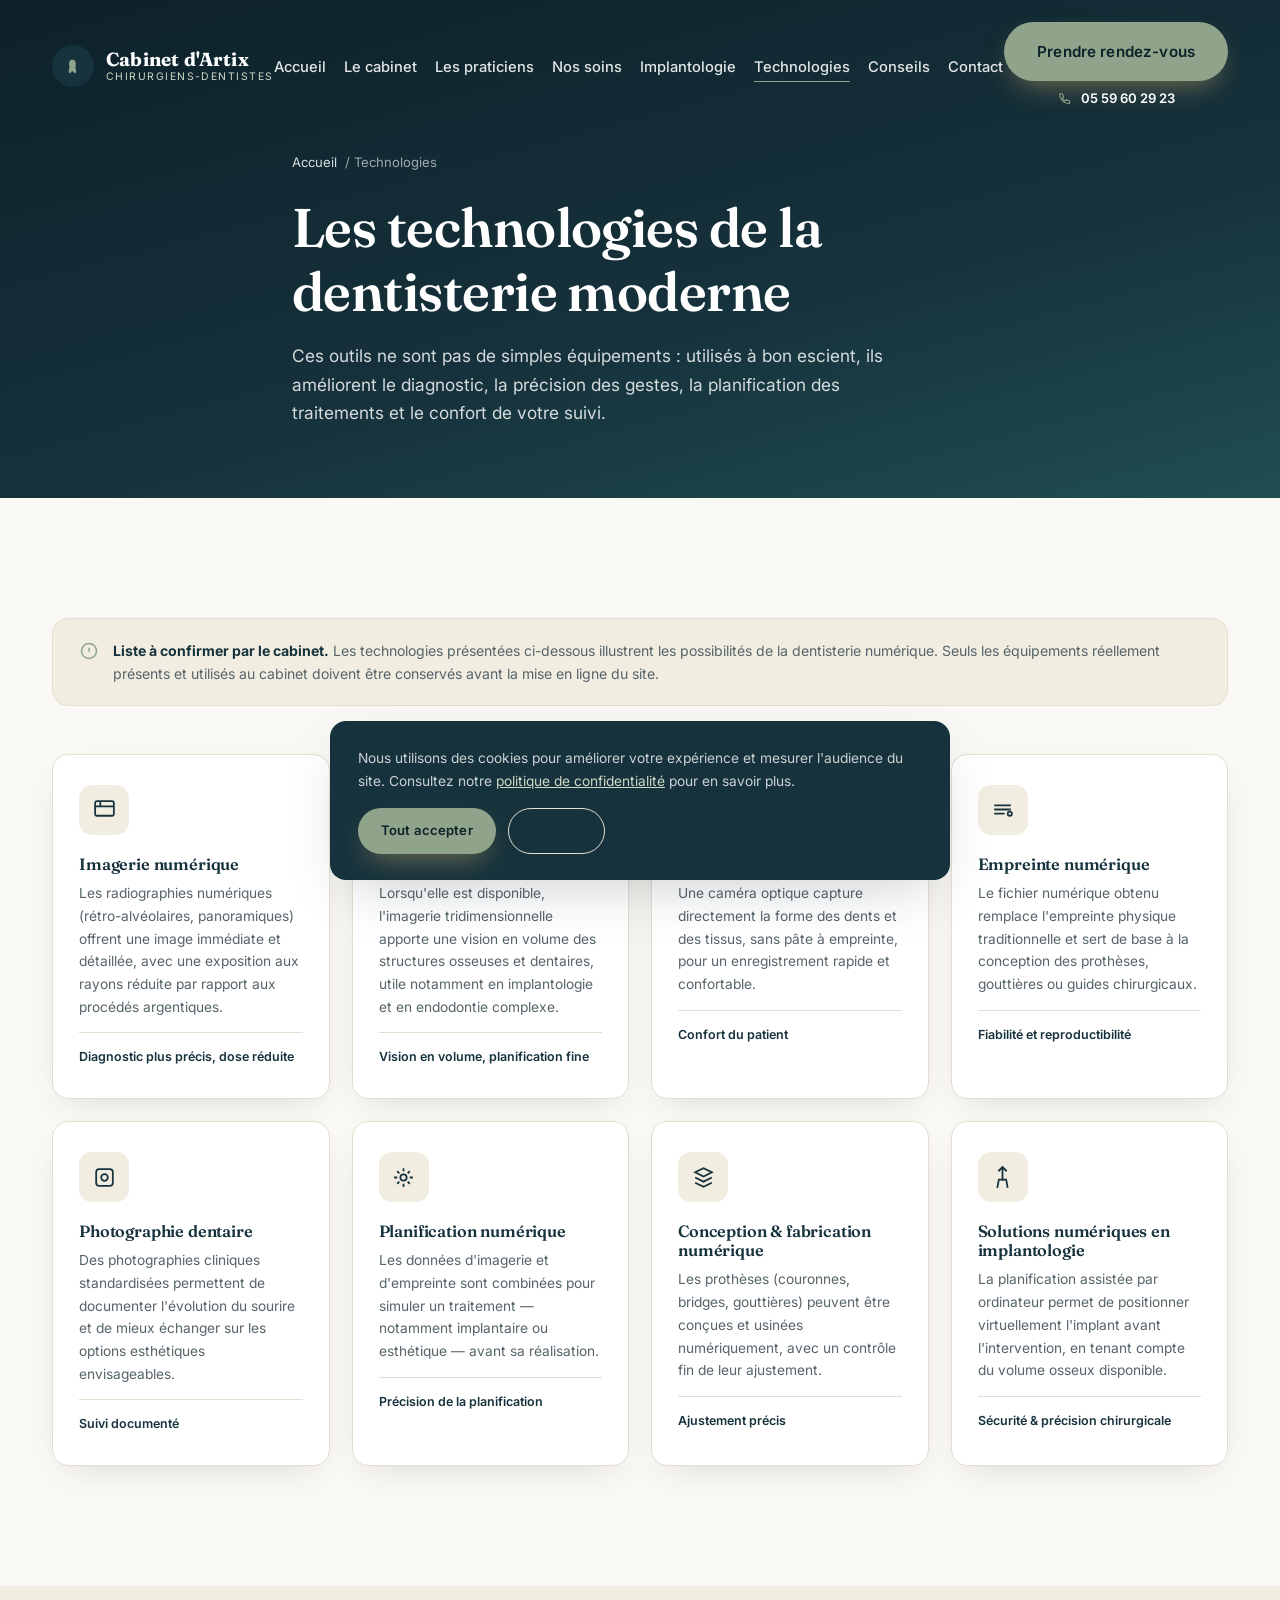
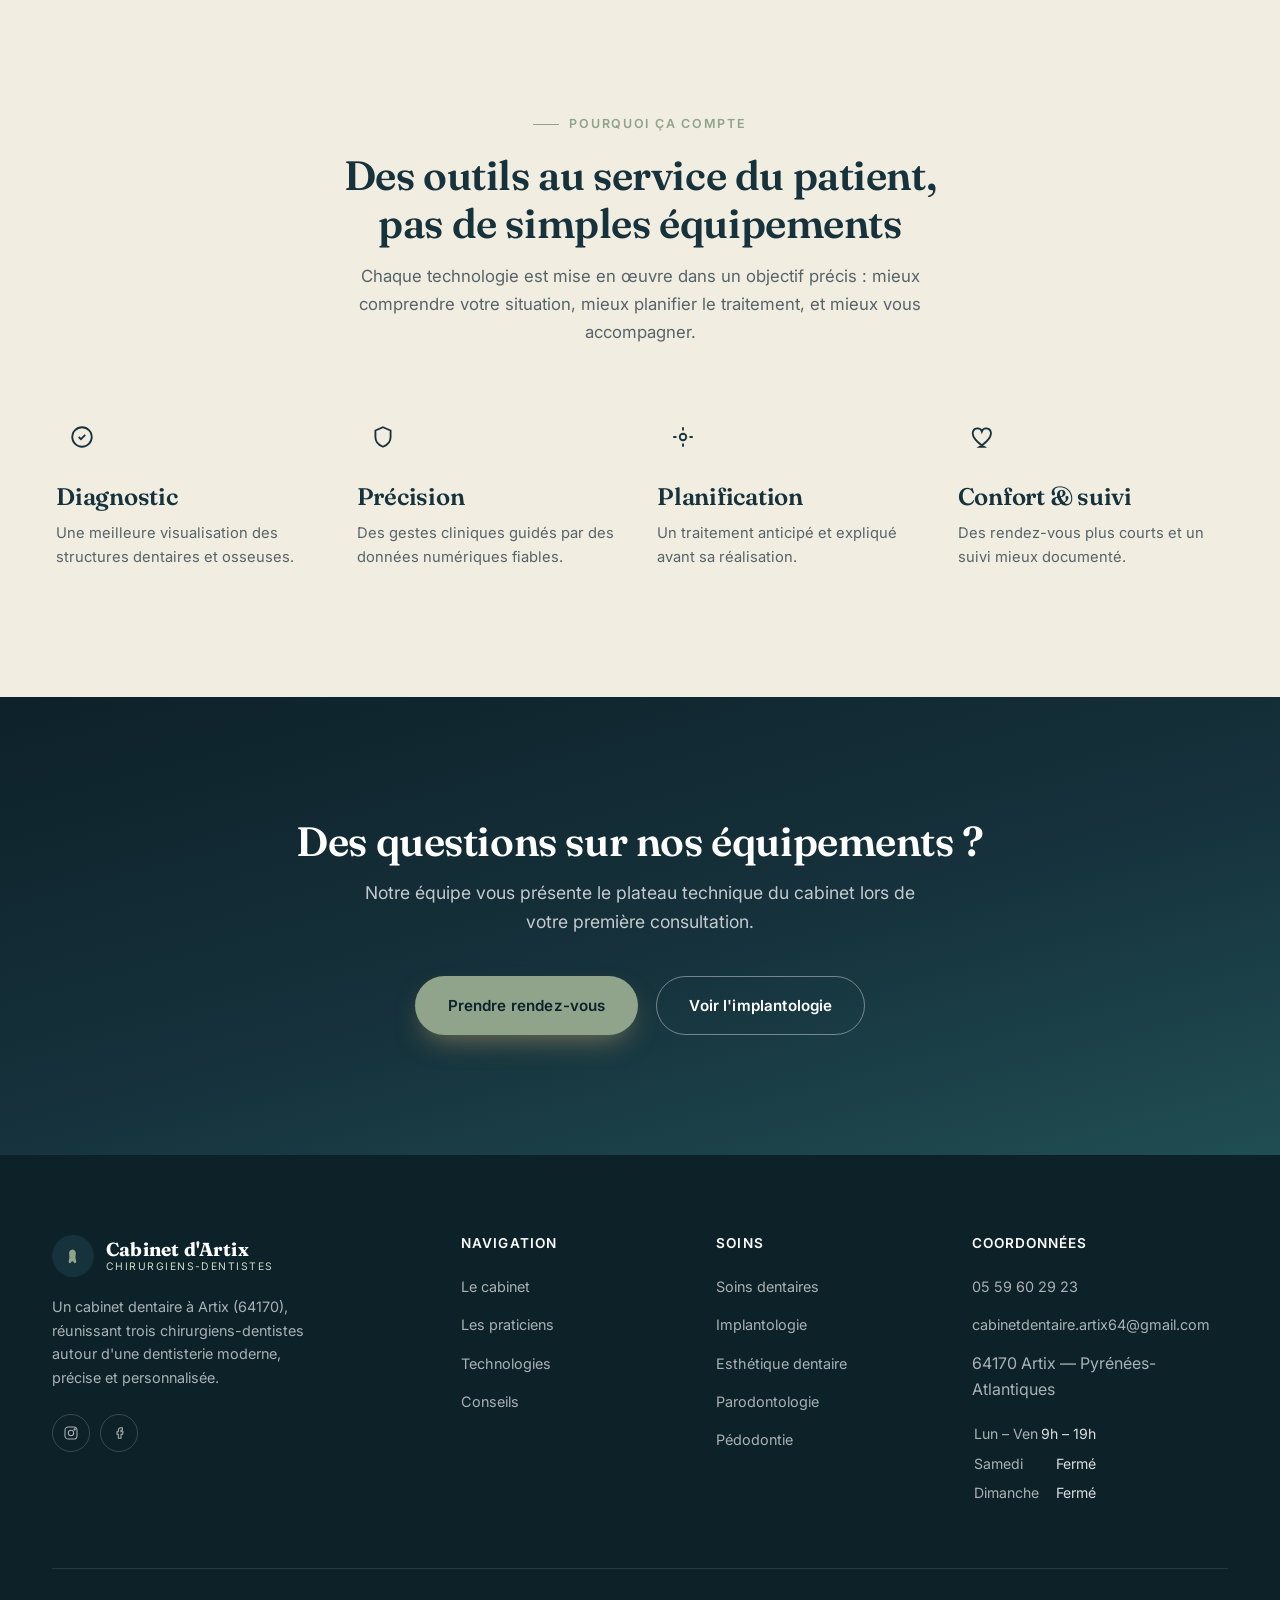
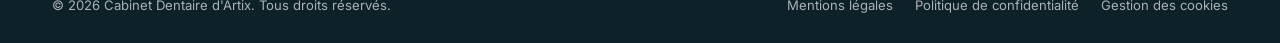
<file: technologies.html>
<!DOCTYPE html>
<html lang="fr">
<head>
<meta charset="UTF-8">
<meta name="viewport" content="width=device-width, initial-scale=1.0">
<title>Technologies — Imagerie, planification numérique — Cabinet d'Artix</title>
<meta name="description" content="Imagerie numérique, scanner intra-oral, empreinte optique, planification numérique : découvrez les technologies au service du diagnostic, de la précision et du confort au Cabinet Dentaire d'Artix.">
<link rel="canonical" href="https://www.cabinet-dentaire-artix.fr/technologies.html">
<link rel="icon" href="data:image/svg+xml,%3Csvg xmlns='http://www.w3.org/2000/svg' viewBox='0 0 24 24'%3E%3Crect width='24' height='24' rx='6' fill='%2316323c'/%3E%3Cpath fill='%238fa48a' d='M12 5c-2.5 0-4.3 1.7-4.3 4 0 1.6.4 2.4.4 4 0 2.3-.8 3.1-.8 5 0 1.1.7 1.9 1.5 1.9 1.1 0 1.1-2.3 2.6-2.3s1.5 2.3 2.6 2.3c.8 0 1.5-.8 1.5-1.9 0-1.9-.8-2.7-.8-5 0-1.6.4-2.4.4-4 0-2.3-1.8-4-4.3-4z'/%3E%3C/svg%3E">
<link rel="preconnect" href="https://fonts.googleapis.com">
<link rel="preconnect" href="https://fonts.gstatic.com" crossorigin>
<link href="https://fonts.googleapis.com/css2?family=Fraunces:ital,opsz,wght@0,9..144,500;0,9..144,600;1,9..144,500&family=Inter:wght@400;500;600;700&display=swap" rel="stylesheet">
<link rel="stylesheet" href="css/style.css">
</head>
<body>

<header class="site-header" id="siteHeader">
  <div class="container">
    <a href="index.html" class="logo">
      <span class="logo-mark"><svg viewBox="0 0 24 24" fill="none"><path d="M12 5c-2.5 0-4.3 1.7-4.3 4 0 1.6.4 2.4.4 4 0 2.3-.8 3.1-.8 5 0 1.1.7 1.9 1.5 1.9 1.1 0 1.1-2.3 2.6-2.3s1.5 2.3 2.6 2.3c.8 0 1.5-.8 1.5-1.9 0-1.9-.8-2.7-.8-5 0-1.6.4-2.4.4-4 0-2.3-1.8-4-4.3-4z" fill="currentColor"/></svg></span>
      <span class="logo-text"><strong>Cabinet d'Artix</strong><span>Chirurgiens-dentistes</span></span>
    </a>
    <nav class="main-nav">
      <ul>
        <li><a href="index.html">Accueil</a></li>
        <li><a href="le-cabinet.html">Le cabinet</a></li>
        <li><a href="les-praticiens.html">Les praticiens</a></li>
        <li><a href="soins-dentaires.html">Nos soins</a></li>
        <li><a href="implantologie.html">Implantologie</a></li>
        <li><a href="technologies.html" class="active">Technologies</a></li>
        <li><a href="conseils.html">Conseils</a></li>
        <li><a href="contact.html">Contact</a></li>
      </ul>
    </nav>
    <div class="header-actions">
      <div class="header-cta">
        <a href="contact.html" class="btn btn-primary">Prendre rendez-vous</a>
        <a href="tel:+33559602923" class="header-call">
          <svg viewBox="0 0 24 24" fill="none" stroke="currentColor" stroke-width="1.6"><path d="M4 5c0-.6.4-1 1-1h3l2 5-2 1.5c.9 2 2.5 3.6 4.5 4.5L14 13l5 2v3c0 .6-.4 1-1 1C10.6 19 4 12.4 4 5z"/></svg>
          <span>05 59 60 29 23</span>
        </a>
      </div>
      <button class="nav-toggle" id="navToggle" aria-label="Ouvrir le menu"><span></span><span></span><span></span></button>
    </div>
  </div>
</header>

<div class="mobile-nav-panel" id="mobileNav">
  <ul>
    <li><a href="index.html">Accueil</a></li>
    <li><a href="le-cabinet.html">Le cabinet</a></li>
    <li><a href="les-praticiens.html">Les praticiens</a></li>
    <li><a href="soins-dentaires.html">Nos soins</a></li>
    <li><a href="implantologie.html">Implantologie</a></li>
    <li><a href="technologies.html">Technologies</a></li>
    <li><a href="conseils.html">Conseils</a></li>
    <li><a href="contact.html">Contact</a></li>
  </ul>
  <a href="contact.html" class="btn btn-primary">Prendre rendez-vous</a>
  <a href="tel:+33559602923" class="header-call">05 59 60 29 23</a>
</div>

<main>

<section class="page-hero no-media">
  <div class="container page-hero-content">
    <div class="breadcrumb"><a href="index.html">Accueil</a> / Technologies</div>
    <h1>Les technologies de la dentisterie moderne</h1>
    <p class="page-hero-lead">Ces outils ne sont pas de simples équipements : utilisés à bon escient, ils améliorent le diagnostic, la précision des gestes, la planification des traitements et le confort de votre suivi.</p>
  </div>
</section>

<section class="section-pad">
  <div class="container">
    <div class="notice-box" data-reveal>
      <svg viewBox="0 0 24 24" fill="none" stroke="currentColor" stroke-width="1.8"><circle cx="12" cy="12" r="9"/><path d="M12 8v5M12 16h.01"/></svg>
      <div><strong>Liste à confirmer par le cabinet.</strong> Les technologies présentées ci-dessous illustrent les possibilités de la dentisterie numérique. Seuls les équipements réellement présents et utilisés au cabinet doivent être conservés avant la mise en ligne du site.</div>
    </div>

    <div class="tech-grid" data-reveal-group style="background:transparent;">
      <div class="tech-card" data-reveal style="--i:0; background:var(--white); border:1px solid var(--line); box-shadow:var(--shadow-card);">
        <div class="ico" style="background:var(--beige); color:var(--navy);"><svg viewBox="0 0 24 24" fill="none" stroke="currentColor" stroke-width="1.7"><rect x="3" y="4" width="18" height="14" rx="2"/><path d="M3 9h18M8 4v5"/></svg></div>
        <h3 style="color:var(--navy);">Imagerie numérique</h3>
        <p style="color:var(--ink-soft);">Les radiographies numériques (rétro-alvéolaires, panoramiques) offrent une image immédiate et détaillée, avec une exposition aux rayons réduite par rapport aux procédés argentiques.</p>
        <div class="tech-benefit" style="color:var(--navy); border-top-color:var(--line);">Diagnostic plus précis, dose réduite</div>
      </div>
      <div class="tech-card" data-reveal style="--i:1; background:var(--white); border:1px solid var(--line); box-shadow:var(--shadow-card);">
        <div class="ico" style="background:var(--beige); color:var(--navy);"><svg viewBox="0 0 24 24" fill="none" stroke="currentColor" stroke-width="1.7"><circle cx="12" cy="12" r="9"/><circle cx="12" cy="12" r="3"/><path d="M12 3v2M12 19v2M3 12h2M19 12h2"/></svg></div>
        <h3 style="color:var(--navy);">Imagerie 3D (Cone Beam)</h3>
        <p style="color:var(--ink-soft);">Lorsqu'elle est disponible, l'imagerie tridimensionnelle apporte une vision en volume des structures osseuses et dentaires, utile notamment en implantologie et en endodontie complexe.</p>
        <div class="tech-benefit" style="color:var(--navy); border-top-color:var(--line);">Vision en volume, planification fine</div>
      </div>
      <div class="tech-card" data-reveal style="--i:2; background:var(--white); border:1px solid var(--line); box-shadow:var(--shadow-card);">
        <div class="ico" style="background:var(--beige); color:var(--navy);"><svg viewBox="0 0 24 24" fill="none" stroke="currentColor" stroke-width="1.7"><path d="M12 3l7 3v6c0 4.5-3 7.5-7 9-4-1.5-7-4.5-7-9V6l7-3z"/><path d="M9 12l2 2 4-4"/></svg></div>
        <h3 style="color:var(--navy);">Scanner intra-oral</h3>
        <p style="color:var(--ink-soft);">Une caméra optique capture directement la forme des dents et des tissus, sans pâte à empreinte, pour un enregistrement rapide et confortable.</p>
        <div class="tech-benefit" style="color:var(--navy); border-top-color:var(--line);">Confort du patient</div>
      </div>
      <div class="tech-card" data-reveal style="--i:3; background:var(--white); border:1px solid var(--line); box-shadow:var(--shadow-card);">
        <div class="ico" style="background:var(--beige); color:var(--navy);"><svg viewBox="0 0 24 24" fill="none" stroke="currentColor" stroke-width="1.7"><path d="M4 8h16M4 12h16M4 16h10"/><circle cx="19" cy="16" r="2"/></svg></div>
        <h3 style="color:var(--navy);">Empreinte numérique</h3>
        <p style="color:var(--ink-soft);">Le fichier numérique obtenu remplace l'empreinte physique traditionnelle et sert de base à la conception des prothèses, gouttières ou guides chirurgicaux.</p>
        <div class="tech-benefit" style="color:var(--navy); border-top-color:var(--line);">Fiabilité et reproductibilité</div>
      </div>
      <div class="tech-card" data-reveal style="--i:4; background:var(--white); border:1px solid var(--line); box-shadow:var(--shadow-card);">
        <div class="ico" style="background:var(--beige); color:var(--navy);"><svg viewBox="0 0 24 24" fill="none" stroke="currentColor" stroke-width="1.7"><rect x="4" y="4" width="16" height="16" rx="3"/><circle cx="12" cy="12" r="3.2"/></svg></div>
        <h3 style="color:var(--navy);">Photographie dentaire</h3>
        <p style="color:var(--ink-soft);">Des photographies cliniques standardisées permettent de documenter l'évolution du sourire et de mieux échanger sur les options esthétiques envisageables.</p>
        <div class="tech-benefit" style="color:var(--navy); border-top-color:var(--line);">Suivi documenté</div>
      </div>
      <div class="tech-card" data-reveal style="--i:5; background:var(--white); border:1px solid var(--line); box-shadow:var(--shadow-card);">
        <div class="ico" style="background:var(--beige); color:var(--navy);"><svg viewBox="0 0 24 24" fill="none" stroke="currentColor" stroke-width="1.7"><circle cx="12" cy="12" r="3"/><path d="M3 12h3M18 12h3M12 3v3M12 18v3M6 6l2 2M16 16l2 2M6 18l2-2M16 8l2-2"/></svg></div>
        <h3 style="color:var(--navy);">Planification numérique</h3>
        <p style="color:var(--ink-soft);">Les données d'imagerie et d'empreinte sont combinées pour simuler un traitement — notamment implantaire ou esthétique — avant sa réalisation.</p>
        <div class="tech-benefit" style="color:var(--navy); border-top-color:var(--line);">Précision de la planification</div>
      </div>
      <div class="tech-card" data-reveal style="--i:6; background:var(--white); border:1px solid var(--line); box-shadow:var(--shadow-card);">
        <div class="ico" style="background:var(--beige); color:var(--navy);"><svg viewBox="0 0 24 24" fill="none" stroke="currentColor" stroke-width="1.7"><path d="M4 7l8-4 8 4-8 4-8-4z"/><path d="M4 12l8 4 8-4M4 17l8 4 8-4"/></svg></div>
        <h3 style="color:var(--navy);">Conception &amp; fabrication numérique</h3>
        <p style="color:var(--ink-soft);">Les prothèses (couronnes, bridges, gouttières) peuvent être conçues et usinées numériquement, avec un contrôle fin de leur ajustement.</p>
        <div class="tech-benefit" style="color:var(--navy); border-top-color:var(--line);">Ajustement précis</div>
      </div>
      <div class="tech-card" data-reveal style="--i:7; background:var(--white); border:1px solid var(--line); box-shadow:var(--shadow-card);">
        <div class="ico" style="background:var(--beige); color:var(--navy);"><svg viewBox="0 0 24 24" fill="none" stroke="currentColor" stroke-width="1.7"><path d="M12 2v13M8 6l4-4 4 4"/><path d="M7 22l1.5-8h7L17 22"/></svg></div>
        <h3 style="color:var(--navy);">Solutions numériques en implantologie</h3>
        <p style="color:var(--ink-soft);">La planification assistée par ordinateur permet de positionner virtuellement l'implant avant l'intervention, en tenant compte du volume osseux disponible.</p>
        <div class="tech-benefit" style="color:var(--navy); border-top-color:var(--line);">Sécurité &amp; précision chirurgicale</div>
      </div>
    </div>
  </div>
</section>

<section class="pillars section-pad" style="background:var(--beige);">
  <div class="container">
    <div class="section-head center" data-reveal>
      <div class="eyebrow">Pourquoi ça compte</div>
      <h2>Des outils au service du patient, pas de simples équipements</h2>
      <p>Chaque technologie est mise en œuvre dans un objectif précis&nbsp;: mieux comprendre votre situation, mieux planifier le traitement, et mieux vous accompagner.</p>
    </div>
    <div class="pillars-grid" data-reveal-group>
      <div class="pillar-card" data-reveal style="--i:0">
        <div class="ico"><svg viewBox="0 0 24 24" fill="none" stroke="currentColor" stroke-width="1.7"><circle cx="12" cy="12" r="9"/><path d="M9 12l2 2 4-4"/></svg></div>
        <h3>Diagnostic</h3>
        <p>Une meilleure visualisation des structures dentaires et osseuses.</p>
      </div>
      <div class="pillar-card" data-reveal style="--i:1">
        <div class="ico"><svg viewBox="0 0 24 24" fill="none" stroke="currentColor" stroke-width="1.7"><path d="M12 3l7 3v6c0 4.5-3 7.5-7 9-4-1.5-7-4.5-7-9V6l7-3z"/></svg></div>
        <h3>Précision</h3>
        <p>Des gestes cliniques guidés par des données numériques fiables.</p>
      </div>
      <div class="pillar-card" data-reveal style="--i:2">
        <div class="ico"><svg viewBox="0 0 24 24" fill="none" stroke="currentColor" stroke-width="1.7"><circle cx="12" cy="12" r="3"/><path d="M3 12h3M18 12h3M12 3v3M12 18v3"/></svg></div>
        <h3>Planification</h3>
        <p>Un traitement anticipé et expliqué avant sa réalisation.</p>
      </div>
      <div class="pillar-card" data-reveal style="--i:3">
        <div class="ico"><svg viewBox="0 0 24 24" fill="none" stroke="currentColor" stroke-width="1.7"><path d="M12 21s-7-4.5-9.5-9C.5 8 2 4 6 4c2 0 3.5 1.2 4 2.8C10.5 5.2 12 4 14 4c4 0 5.5 4 3.5 8-2.5 4.5-9.5 9-9.5 9z"/></svg></div>
        <h3>Confort &amp; suivi</h3>
        <p>Des rendez-vous plus courts et un suivi mieux documenté.</p>
      </div>
    </div>
  </div>
</section>

<section class="cta-final section-pad">
  <div class="container">
    <div data-reveal>
      <h2>Des questions sur nos équipements ?</h2>
      <p class="lead">Notre équipe vous présente le plateau technique du cabinet lors de votre première consultation.</p>
      <div class="cta-final-actions">
        <a href="contact.html" class="btn btn-primary">Prendre rendez-vous</a>
        <a href="implantologie.html" class="btn btn-ghost-light">Voir l'implantologie</a>
      </div>
    </div>
  </div>
</section>

</main>

<footer class="site-footer">
  <div class="container">
    <div class="footer-top">
      <div class="footer-brand">
        <a href="index.html" class="logo">
          <span class="logo-mark"><svg viewBox="0 0 24 24" fill="none"><path d="M12 5c-2.5 0-4.3 1.7-4.3 4 0 1.6.4 2.4.4 4 0 2.3-.8 3.1-.8 5 0 1.1.7 1.9 1.5 1.9 1.1 0 1.1-2.3 2.6-2.3s1.5 2.3 2.6 2.3c.8 0 1.5-.8 1.5-1.9 0-1.9-.8-2.7-.8-5 0-1.6.4-2.4.4-4 0-2.3-1.8-4-4.3-4z" fill="currentColor"/></svg></span>
          <span class="logo-text"><strong>Cabinet d'Artix</strong><span>Chirurgiens-dentistes</span></span>
        </a>
        <p>Un cabinet dentaire à Artix (64170), réunissant trois chirurgiens-dentistes autour d'une dentisterie moderne, précise et personnalisée.</p>
        <div class="footer-social">
          <a href="#" aria-label="Instagram"><svg viewBox="0 0 24 24" fill="none" stroke="currentColor" stroke-width="1.6"><rect x="3" y="3" width="18" height="18" rx="5"/><circle cx="12" cy="12" r="4"/><circle cx="17.5" cy="6.5" r="1"/></svg></a>
          <a href="#" aria-label="Facebook"><svg viewBox="0 0 24 24" fill="none" stroke="currentColor" stroke-width="1.6"><path d="M15 8h2V4h-2a4 4 0 00-4 4v2H9v4h2v6h4v-6h2.5l.5-4H15V8z"/></svg></a>
        </div>
      </div>
      <div class="footer-col">
        <h4>Navigation</h4>
        <ul>
          <li><a href="le-cabinet.html">Le cabinet</a></li>
          <li><a href="les-praticiens.html">Les praticiens</a></li>
          <li><a href="technologies.html">Technologies</a></li>
          <li><a href="conseils.html">Conseils</a></li>
        </ul>
      </div>
      <div class="footer-col">
        <h4>Soins</h4>
        <ul>
          <li><a href="soins-dentaires.html">Soins dentaires</a></li>
          <li><a href="implantologie.html">Implantologie</a></li>
          <li><a href="esthetique-dentaire.html">Esthétique dentaire</a></li>
          <li><a href="parodontologie.html">Parodontologie</a></li>
          <li><a href="pedodontie.html">Pédodontie</a></li>
        </ul>
      </div>
      <div class="footer-col">
        <h4>Coordonnées</h4>
        <ul>
          <li><a href="tel:+33559602923">05 59 60 29 23</a></li>
          <li><a href="mailto:cabinetdentaire.artix64@gmail.com">cabinetdentaire.artix64@gmail.com</a></li>
          <li><span>64170 Artix — Pyrénées-Atlantiques</span></li>
        </ul>
        <table class="footer-hours" style="margin-top:16px;">
          <tr><td>Lun – Ven</td><td>9h – 19h</td></tr>
          <tr><td>Samedi</td><td>Fermé</td></tr>
          <tr><td>Dimanche</td><td>Fermé</td></tr>
        </table>
      </div>
    </div>
    <div class="footer-bottom">
      <span>© 2026 Cabinet Dentaire d'Artix. Tous droits réservés.</span>
      <div class="footer-legal">
        <a href="mentions-legales.html">Mentions légales</a>
        <a href="politique-confidentialite.html">Politique de confidentialité</a>
        <a href="gestion-cookies.html">Gestion des cookies</a>
      </div>
    </div>
  </div>
</footer>

<div class="mobile-bar">
  <a href="tel:+33559602923" class="btn btn-outline">Appeler</a>
  <a href="contact.html" class="btn btn-primary">Rendez-vous</a>
</div>

<button class="to-top" id="toTop" aria-label="Retour en haut"><svg viewBox="0 0 24 24" fill="none" stroke="currentColor" stroke-width="2"><path d="M12 19V5M5 12l7-7 7 7"/></svg></button>

<div class="cookie-banner" id="cookieBanner">
  <p>Nous utilisons des cookies pour améliorer votre expérience et mesurer l'audience du site. Consultez notre <a href="politique-confidentialite.html">politique de confidentialité</a> pour en savoir plus.</p>
  <div class="cookie-actions">
    <button class="btn btn-primary" id="cookieAccept">Tout accepter</button>
    <button class="btn btn-outline" id="cookieDecline">Refuser</button>
  </div>
</div>

<script src="js/main.js"></script>
</body>
</html>
</file>
<file: css/style.css>
/* ==========================================================================
   Cabinet Dentaire d'Artix — Feuille de styles principale
   ========================================================================== */

:root {
  /* Couleurs — bleu nuit / pétrole, vert sauge, beige naturel, blanc cassé */
  --navy: #16323c;
  --navy-deep: #0d2129;
  --petrol: #204e52;
  --gold: #8fa48a;        /* vert sauge — accent (nom de variable conservé) */
  --gold-soft: #cfd9c6;   /* vert sauge clair */
  --beige: #f2ede1;       /* beige naturel */
  --off-white: #faf8f4;   /* blanc cassé */
  --white: #ffffff;
  --ink: #1f2b2c;
  --ink-soft: #56646a;
  --line: #e4ded0;
  --success: #4a7c63;

  /* Typographie */
  --font-display: "Fraunces", "Playfair Display", Georgia, serif;
  --font-body: "Inter", -apple-system, BlinkMacSystemFont, "Segoe UI", sans-serif;

  /* Rythme */
  --container: 1240px;
  --radius-sm: 8px;
  --radius-md: 16px;
  --radius-lg: 28px;
  --shadow-soft: 0 20px 60px -20px rgba(13, 33, 41, 0.25);
  --shadow-card: 0 12px 32px -16px rgba(13, 33, 41, 0.18);
  --ease: cubic-bezier(0.22, 1, 0.36, 1);
}

/* ---------- Reset ---------- */
*, *::before, *::after { box-sizing: border-box; }
html { scroll-behavior: smooth; }
body, h1, h2, h3, h4, p, figure, blockquote { margin: 0; }
ul, ol { margin: 0; padding: 0; list-style: none; }
img { max-width: 100%; display: block; }
a { color: inherit; text-decoration: none; }
button { font: inherit; cursor: pointer; }
input, textarea, select { font: inherit; }
svg { display: block; }

body {
  font-family: var(--font-body);
  color: var(--ink);
  background: var(--off-white);
  line-height: 1.65;
  -webkit-font-smoothing: antialiased;
  overflow-x: hidden;
}

.container {
  width: 100%;
  max-width: var(--container);
  margin: 0 auto;
  padding-left: 32px;
  padding-right: 32px;
}

section { position: relative; }

h1, h2, h3, h4 {
  font-family: var(--font-display);
  font-weight: 600;
  color: var(--navy);
  line-height: 1.18;
  letter-spacing: -0.01em;
}

h2 { font-size: clamp(2rem, 3.2vw, 2.85rem); }
h3 { font-size: clamp(1.25rem, 2vw, 1.5rem); }

.eyebrow {
  display: inline-flex;
  align-items: center;
  gap: 10px;
  font-family: var(--font-body);
  font-size: 0.78rem;
  font-weight: 600;
  letter-spacing: 0.14em;
  text-transform: uppercase;
  color: var(--gold);
  margin-bottom: 16px;
}
.eyebrow::before {
  content: "";
  width: 26px;
  height: 1px;
  background: var(--gold);
}

.section-head {
  max-width: 640px;
  margin-bottom: 56px;
}
.section-head.center { margin-left: auto; margin-right: auto; text-align: center; }
.section-head p { color: var(--ink-soft); font-size: 1.05rem; margin-top: 16px; }

.section-pad { padding: 120px 0; }
@media (max-width: 768px) { .section-pad { padding: 80px 0; } }

/* ---------- Boutons ---------- */
.btn {
  display: inline-flex;
  align-items: center;
  justify-content: center;
  gap: 10px;
  padding: 16px 32px;
  border-radius: 100px;
  font-size: 0.95rem;
  font-weight: 600;
  letter-spacing: 0.01em;
  border: 1px solid transparent;
  transition: transform 0.35s var(--ease), box-shadow 0.35s var(--ease), background 0.35s var(--ease), color 0.35s var(--ease), border-color 0.35s var(--ease);
  white-space: nowrap;
}
.btn-primary {
  background: var(--gold);
  color: var(--navy-deep);
  box-shadow: 0 12px 28px -10px rgba(198, 165, 103, 0.6);
}
.btn-primary:hover { transform: translateY(-2px); box-shadow: 0 16px 34px -10px rgba(198, 165, 103, 0.75); }

.btn-ghost-light {
  background: transparent;
  color: var(--white);
  border-color: rgba(255,255,255,0.4);
}
.btn-ghost-light:hover { background: rgba(255,255,255,0.1); border-color: rgba(255,255,255,0.7); transform: translateY(-2px); }

.btn-outline {
  background: transparent;
  color: var(--navy);
  border-color: var(--line);
}
.btn-outline:hover { border-color: var(--navy); transform: translateY(-2px); }

.btn-dark {
  background: var(--navy);
  color: var(--white);
}
.btn-dark:hover { background: var(--navy-deep); transform: translateY(-2px); }

.btn-block { width: 100%; }
.btn svg { width: 18px; height: 18px; flex-shrink: 0; }

/* ---------- Header ---------- */
.site-header {
  position: fixed;
  top: 0; left: 0; right: 0;
  z-index: 500;
  padding: 22px 0;
  transition: background 0.4s var(--ease), padding 0.4s var(--ease), box-shadow 0.4s var(--ease);
}
.site-header .container { display: flex; align-items: center; justify-content: space-between; }
.site-header.scrolled {
  background: rgba(250, 248, 244, 0.92);
  backdrop-filter: blur(14px);
  -webkit-backdrop-filter: blur(14px);
  padding: 14px 0;
  box-shadow: 0 8px 30px -18px rgba(14,36,56,0.35);
}

.logo { display: flex; align-items: center; gap: 12px; }
.logo-mark {
  width: 42px; height: 42px;
  border-radius: 50%;
  display: grid; place-items: center;
  background: var(--navy);
  color: var(--gold);
  flex-shrink: 0;
}
.logo-mark svg { width: 22px; height: 22px; }
.logo-text { display: flex; flex-direction: column; line-height: 1.1; }
.logo-text strong {
  font-family: var(--font-display);
  font-size: 1.18rem;
  color: var(--white);
  transition: color 0.4s var(--ease);
  letter-spacing: 0.01em;
}
.logo-text span {
  font-size: 0.65rem;
  letter-spacing: 0.14em;
  text-transform: uppercase;
  color: var(--gold-soft);
  transition: color 0.4s var(--ease);
}
.site-header.scrolled .logo-text strong { color: var(--navy); }
.site-header.scrolled .logo-text span { color: var(--gold); }

.main-nav { display: flex; align-items: center; gap: 40px; min-width: 0; }
.main-nav ul { display: flex; gap: 18px; min-width: 0; }
.main-nav a {
  font-size: 0.92rem;
  font-weight: 500;
  color: rgba(255,255,255,0.88);
  position: relative;
  padding: 4px 0;
  white-space: nowrap;
  transition: color 0.3s var(--ease);
}
.main-nav a::after {
  content: "";
  position: absolute; left: 0; right: 100%; bottom: -2px;
  height: 1px; background: var(--gold);
  transition: right 0.35s var(--ease);
}
.main-nav a:hover::after, .main-nav a.active::after { right: 0; }
.main-nav a:hover { color: var(--white); }
.site-header.scrolled .main-nav a { color: var(--ink); }
.site-header.scrolled .main-nav a:hover { color: var(--navy); }

.header-actions { display: flex; align-items: center; gap: 18px; }
.header-cta { display: flex; flex-direction: column; align-items: center; gap: 7px; }
.header-call {
  display: flex; align-items: center; gap: 8px;
  color: var(--white); font-size: 0.82rem; font-weight: 600;
  white-space: nowrap;
  transition: color 0.3s var(--ease);
}
.header-call span { white-space: nowrap; }
.site-header.scrolled .header-call { color: var(--navy); }
.header-call svg { width: 16px; height: 16px; color: var(--gold); flex-shrink: 0; }

.nav-toggle {
  display: none;
  width: 44px; height: 44px;
  border-radius: 50%;
  border: 1px solid rgba(255,255,255,0.35);
  background: transparent;
  align-items: center; justify-content: center;
  flex-direction: column; gap: 5px;
}
.site-header.scrolled .nav-toggle { border-color: var(--line); }
.nav-toggle span { width: 18px; height: 1.5px; background: var(--white); transition: all 0.3s var(--ease); }
.site-header.scrolled .nav-toggle span { background: var(--navy); }
.nav-toggle.open span:nth-child(1) { transform: translateY(6.5px) rotate(45deg); }
.nav-toggle.open span:nth-child(2) { opacity: 0; }
.nav-toggle.open span:nth-child(3) { transform: translateY(-6.5px) rotate(-45deg); }

/* ---------- Hero ---------- */
.hero {
  position: relative;
  min-height: 100vh;
  display: flex;
  align-items: center;
  color: var(--white);
  overflow: hidden;
}
.hero-media { position: absolute; inset: 0; z-index: 0; }
.hero-media img { width: 100%; height: 100%; object-fit: cover; }
.hero-media-img {
  position: absolute;
  inset: 0;
  opacity: 0;
  animation: heroCrossfade 16s ease-in-out infinite, heroKenBurns 16s linear infinite;
}
.hero-media-img.is-a { animation-delay: 0s, 0s; }
.hero-media-img.is-b { animation-delay: -8s, -8s; }
@keyframes heroCrossfade {
  0%   { opacity: 0; }
  4%   { opacity: 1; }
  46%  { opacity: 1; }
  50%  { opacity: 0; }
  100% { opacity: 0; }
}
@keyframes heroKenBurns {
  0%   { transform: scale(1.04); }
  100% { transform: scale(1.16); }
}
.hero-media::after {
  content: "";
  position: absolute; inset: 0;
  background:
    linear-gradient(180deg, rgba(8,24,38,0.72) 0%, rgba(8,24,38,0.55) 38%, rgba(8,24,38,0.88) 100%),
    linear-gradient(90deg, rgba(8,24,38,0.55) 0%, rgba(8,24,38,0.15) 55%);
}
.hero-content { position: relative; z-index: 2; padding-top: 110px; padding-bottom: 80px; }
.hero-content { max-width: 700px; }
.hero-eyebrow {
  display: inline-flex; align-items: center; gap: 10px;
  font-size: 0.8rem; font-weight: 600; letter-spacing: 0.16em; text-transform: uppercase;
  color: var(--gold-soft);
  border: 1px solid rgba(230,217,189,0.35);
  padding: 8px 18px; border-radius: 100px;
  margin-bottom: 28px;
  background: rgba(255,255,255,0.06);
}
.hero h1 {
  font-size: clamp(2.6rem, 5.4vw, 4.4rem);
  color: var(--white);
  margin-bottom: 24px;
}
.hero h1 em { font-style: italic; color: var(--gold-soft); }
.hero-lead {
  font-size: 1.15rem;
  color: rgba(255,255,255,0.86);
  max-width: 560px;
  margin-bottom: 40px;
}
.hero-actions { display: flex; flex-wrap: wrap; gap: 18px; margin-bottom: 64px; }

.hero-badges {
  display: flex; flex-wrap: wrap; gap: 14px 34px;
  padding-top: 32px;
  border-top: 1px solid rgba(255,255,255,0.18);
  max-width: 620px;
}
.hero-badge { display: flex; align-items: center; gap: 10px; font-size: 0.88rem; color: rgba(255,255,255,0.9); font-weight: 500; }
.hero-badge svg { width: 20px; height: 20px; color: var(--gold); flex-shrink: 0; }

.scroll-cue {
  position: absolute; bottom: 34px; left: 50%; transform: translateX(-50%);
  z-index: 2;
  display: flex; flex-direction: column; align-items: center; gap: 10px;
  color: rgba(255,255,255,0.7);
  font-size: 0.7rem; letter-spacing: 0.12em; text-transform: uppercase;
}
.scroll-cue .line { width: 1px; height: 34px; background: rgba(255,255,255,0.4); overflow: hidden; position: relative; }
.scroll-cue .line::after {
  content: ""; position: absolute; top: -100%; left: 0; width: 100%; height: 100%;
  background: var(--gold);
  animation: scrollcue 2.2s ease-in-out infinite;
}
@keyframes scrollcue { 0% { top: -100%; } 60% { top: 100%; } 100% { top: 100%; } }

.hero-floating-badge {
  position: absolute; z-index: 2; right: 40px; top: 130px;
  display: flex; align-items: center; gap: 14px;
  background: rgba(13,33,41,0.55);
  backdrop-filter: blur(10px); -webkit-backdrop-filter: blur(10px);
  border: 1px solid rgba(255,255,255,0.18);
  border-radius: var(--radius-md);
  padding: 16px 20px;
  max-width: 320px;
}
.hero-floating-badge .ico {
  width: 40px; height: 40px; border-radius: 50%; flex-shrink: 0;
  background: rgba(143,164,138,0.18); color: var(--gold-soft);
  display: grid; place-items: center;
}
.hero-floating-badge .ico svg { width: 20px; height: 20px; }
.hero-floating-badge strong { display: block; color: var(--white); font-size: 0.92rem; margin-bottom: 2px; }
.hero-floating-badge span { font-size: 0.78rem; color: rgba(255,255,255,0.7); }
@media (max-width: 900px) { .hero-floating-badge { display: none; } }

/* ---------- Bande de chiffres clés ---------- */
.stats-band { background: var(--navy-deep); padding: 56px 0; position: relative; overflow: hidden; }
.stats-band::before {
  content: ""; position: absolute; inset: -40% -10% auto -10%; height: 220%;
  background: radial-gradient(circle at 20% 30%, rgba(143,164,138,0.16), transparent 55%),
              radial-gradient(circle at 80% 70%, rgba(143,164,138,0.1), transparent 50%);
  pointer-events: none;
}
.stats-band-grid { position: relative; z-index: 1; display: grid; grid-template-columns: repeat(4, 1fr); gap: 20px; }
.stat-item { text-align: center; padding: 0 16px; border-left: 1px solid rgba(255,255,255,0.12); }
.stat-item:first-child { border-left: none; }
.stat-item strong { display: block; font-family: var(--font-display); font-size: 2.6rem; color: var(--gold-soft); line-height: 1; margin-bottom: 10px; }
.stat-item span { font-size: 0.85rem; color: rgba(255,255,255,0.68); }
@media (max-width: 860px) {
  .stats-band-grid { grid-template-columns: repeat(2, 1fr); gap: 32px 20px; }
  .stat-item:nth-child(3) { border-left: none; }
}
@media (max-width: 480px) {
  .stats-band-grid { grid-template-columns: 1fr; gap: 24px; }
  .stat-item { border-left: none; padding: 0; padding-top: 20px; border-top: 1px solid rgba(255,255,255,0.12); }
  .stat-item:first-child { padding-top: 0; border-top: none; }
}

/* ---------- Reveal on scroll ---------- */
[data-reveal] { opacity: 0; transform: translateY(28px); transition: opacity 0.9s var(--ease), transform 0.9s var(--ease); }
[data-reveal].in-view { opacity: 1; transform: translateY(0); }
[data-reveal="fade"] { transform: none; }
[data-reveal-group] > * { transition-delay: calc(var(--i, 0) * 90ms); }

/* ---------- Le cabinet ---------- */
.about { background: var(--off-white); }
.about-grid { display: grid; grid-template-columns: 1.02fr 0.98fr; gap: 90px; align-items: center; }
.about-media { position: relative; }
.about-media .frame-main { border-radius: var(--radius-lg); overflow: hidden; box-shadow: var(--shadow-soft); aspect-ratio: 4/5; }
.about-media .frame-main img { width: 100%; height: 100%; object-fit: cover; }
.about-media .frame-float {
  position: absolute; width: 46%; aspect-ratio: 5/4;
  border-radius: var(--radius-md); overflow: hidden;
  border: 6px solid var(--off-white);
  box-shadow: var(--shadow-card);
  bottom: -48px; right: -48px;
}
.about-media .frame-float img { width: 100%; height: 100%; object-fit: cover; }
.about-stat {
  position: absolute; top: 32px; left: -28px;
  background: var(--navy); color: var(--white);
  border-radius: var(--radius-md);
  padding: 22px 26px;
  box-shadow: var(--shadow-card);
}
.about-stat strong { display: block; font-family: var(--font-display); font-size: 2.1rem; color: var(--gold-soft); }
.about-stat span { font-size: 0.78rem; letter-spacing: 0.06em; color: rgba(255,255,255,0.75); }

.about-body p { color: var(--ink-soft); margin-bottom: 18px; font-size: 1.02rem; }
.about-points { margin-top: 32px; display: grid; gap: 18px; }
.about-point { display: flex; gap: 16px; align-items: flex-start; }
.about-point .ico {
  width: 40px; height: 40px; border-radius: 50%; flex-shrink: 0;
  background: var(--beige); color: var(--gold);
  display: grid; place-items: center;
}
.about-point .ico svg { width: 20px; height: 20px; }
.about-point h4 { font-family: var(--font-body); font-size: 1rem; font-weight: 600; color: var(--navy); margin-bottom: 3px; }
.about-point p { margin: 0; font-size: 0.92rem; color: var(--ink-soft); }

/* ---------- Nos soins ---------- */
.soins { background: var(--beige); }
.soins-grid { display: grid; grid-template-columns: repeat(4, 1fr); gap: 26px; }
.soin-card {
  background: var(--white);
  border-radius: var(--radius-md);
  padding: 36px 28px;
  box-shadow: var(--shadow-card);
  transition: transform 0.45s var(--ease), box-shadow 0.45s var(--ease);
  display: flex; flex-direction: column;
  height: 100%;
}
.soin-card:hover { transform: translateY(-8px); box-shadow: 0 26px 50px -18px rgba(14,36,56,0.28); }
.soin-ico {
  width: 56px; height: 56px; border-radius: 16px;
  background: linear-gradient(150deg, var(--navy), var(--petrol));
  color: var(--gold-soft);
  display: grid; place-items: center;
  margin-bottom: 22px;
}
.soin-ico svg { width: 28px; height: 28px; }
.soin-card h3 { margin-bottom: 10px; font-size: 1.15rem; }
.soin-card p { color: var(--ink-soft); font-size: 0.92rem; flex-grow: 1; margin-bottom: 18px; }
.soin-link { display: inline-flex; align-items: center; gap: 8px; font-size: 0.85rem; font-weight: 600; color: var(--navy); }
.soin-link svg { width: 15px; height: 15px; transition: transform 0.3s var(--ease); color: var(--gold); }
.soin-card:hover .soin-link svg { transform: translateX(4px); }

/* ---------- Equipe ---------- */
.team { background: var(--off-white); }
.team-grid { display: grid; grid-template-columns: repeat(5, 1fr); gap: 24px; }
.team-card { text-align: center; }
.team-photo {
  border-radius: var(--radius-md);
  overflow: hidden;
  aspect-ratio: 3/3.6;
  margin-bottom: 20px;
  position: relative;
  box-shadow: var(--shadow-card);
}
.team-photo img { width: 100%; height: 100%; object-fit: cover; transition: transform 0.6s var(--ease); }
.team-card:hover .team-photo img { transform: scale(1.06); }
.team-photo .social {
  position: absolute; bottom: 14px; left: 50%; transform: translateX(-50%) translateY(10px);
  display: flex; gap: 8px; opacity: 0; transition: all 0.35s var(--ease);
}
.team-card:hover .team-photo .social { opacity: 1; transform: translateX(-50%) translateY(0); }
.team-photo .social a {
  width: 34px; height: 34px; border-radius: 50%;
  background: rgba(255,255,255,0.92); color: var(--navy);
  display: grid; place-items: center;
}
.team-photo .social svg { width: 15px; height: 15px; }
.team-card h3 { font-size: 1.08rem; margin-bottom: 3px; }
.team-role { color: var(--gold); font-size: 0.82rem; font-weight: 600; letter-spacing: 0.03em; margin-bottom: 10px; }
.team-bio { color: var(--ink-soft); font-size: 0.86rem; }

/* ---------- Pourquoi nous choisir ---------- */
.why {
  background: linear-gradient(165deg, var(--navy-deep), var(--navy) 55%, var(--petrol));
  color: var(--white);
}
.why .eyebrow { color: var(--gold-soft); }
.why .eyebrow::before { background: var(--gold-soft); }
.why h2 { color: var(--white); }
.why .section-head p { color: rgba(255,255,255,0.72); }
.why-grid { display: grid; grid-template-columns: repeat(3, 1fr); gap: 2px; background: rgba(255,255,255,0.1); border-radius: var(--radius-lg); overflow: hidden; }
.why-item { background: var(--navy); padding: 44px 36px; transition: background 0.4s var(--ease); }
.why-item:hover { background: var(--petrol); }
.why-ico {
  width: 52px; height: 52px; border-radius: 14px;
  background: rgba(230,217,189,0.12); color: var(--gold-soft);
  display: grid; place-items: center; margin-bottom: 22px;
}
.why-ico svg { width: 26px; height: 26px; }
.why-item h3 { color: var(--white); font-size: 1.1rem; margin-bottom: 10px; }
.why-item p { color: rgba(255,255,255,0.7); font-size: 0.9rem; }

/* ---------- Nos engagements ---------- */
.engage { background: var(--beige); }
.engage-grid { display: grid; grid-template-columns: repeat(3, 1fr); gap: 26px; }
.engage-card {
  background: var(--white); border-radius: var(--radius-md);
  padding: 34px 30px; box-shadow: var(--shadow-card);
  display: flex; flex-direction: column; height: 100%;
}
.engage-card h3 { margin-bottom: 10px; font-size: 1.1rem; }
.engage-card p { color: var(--ink-soft); font-size: 0.92rem; }

/* ---------- Parcours patient ---------- */
.journey { background: var(--off-white); }
.journey-grid { display: grid; grid-template-columns: 0.92fr 1.08fr; gap: 80px; align-items: center; }
.journey-media { border-radius: var(--radius-lg); overflow: hidden; box-shadow: var(--shadow-soft); aspect-ratio: 4/5; }
.journey-media img { width: 100%; height: 100%; object-fit: cover; }
.steps { display: flex; flex-direction: column; }
.step { display: flex; gap: 24px; padding: 26px 0; border-bottom: 1px solid var(--line); }
.step:last-child { border-bottom: none; }
.step-num {
  font-family: var(--font-display); font-size: 1.4rem; color: var(--gold);
  width: 52px; height: 52px; border-radius: 50%; border: 1px solid var(--line);
  display: grid; place-items: center; flex-shrink: 0; background: var(--white);
}
.step h3 { margin-bottom: 6px; font-size: 1.08rem; }
.step p { color: var(--ink-soft); font-size: 0.92rem; }

/* ---------- FAQ ---------- */
.faq { background: var(--beige); }
.faq-wrap { max-width: 820px; margin: 0 auto; }
.faq-item { background: var(--white); border-radius: var(--radius-md); margin-bottom: 14px; overflow: hidden; box-shadow: 0 4px 18px -12px rgba(14,36,56,0.15); }
.faq-q {
  width: 100%; display: flex; align-items: center; justify-content: space-between; gap: 20px;
  padding: 24px 28px; text-align: left; background: transparent; border: none;
}
.faq-q h3 { font-size: 1rem; font-family: var(--font-body); font-weight: 600; }
.faq-q .plus {
  width: 34px; height: 34px; border-radius: 50%; background: var(--beige); color: var(--navy);
  display: grid; place-items: center; flex-shrink: 0; transition: transform 0.4s var(--ease), background 0.4s var(--ease), color 0.4s var(--ease);
}
.faq-q .plus svg { width: 16px; height: 16px; }
.faq-item.open .faq-q .plus { transform: rotate(135deg); background: var(--navy); color: var(--gold-soft); }
.faq-a { max-height: 0; overflow: hidden; transition: max-height 0.5s var(--ease); }
.faq-a-inner { padding: 0 28px 26px; color: var(--ink-soft); font-size: 0.94rem; }
.faq-item.open .faq-a { max-height: 320px; }

/* ---------- Contact ---------- */
.contact { background: var(--navy-deep); color: var(--white); }
.contact .eyebrow { color: var(--gold-soft); }
.contact .eyebrow::before { background: var(--gold-soft); }
.contact h2 { color: var(--white); }
.contact-grid { display: grid; grid-template-columns: 0.85fr 1.15fr; gap: 70px; }
.contact-info-list { display: flex; flex-direction: column; gap: 22px; margin: 32px 0 40px; }
.contact-info-item { display: flex; gap: 16px; align-items: flex-start; }
.contact-info-item .ico {
  width: 44px; height: 44px; border-radius: 50%; flex-shrink: 0;
  background: rgba(230,217,189,0.1); color: var(--gold-soft);
  display: grid; place-items: center;
}
.contact-info-item .ico svg { width: 20px; height: 20px; }
.contact-info-item strong { display: block; font-size: 0.95rem; margin-bottom: 3px; }
.contact-info-item span, .contact-info-item a { color: rgba(255,255,255,0.68); font-size: 0.9rem; }
.contact-info-item a:hover { color: var(--gold-soft); }
.hours-table { width: 100%; border-collapse: collapse; font-size: 0.88rem; }
.hours-table td { padding: 3px 0; color: rgba(255,255,255,0.68); }
.hours-table td:last-child { text-align: right; color: rgba(255,255,255,0.92); font-weight: 500; }

.map-embed { border-radius: var(--radius-md); overflow: hidden; margin-top: 32px; filter: grayscale(0.3) contrast(1.05); }
.map-embed iframe { width: 100%; height: 220px; border: 0; display: block; }

.contact-panel { background: var(--white); border-radius: var(--radius-lg); padding: 44px; color: var(--ink); box-shadow: var(--shadow-soft); }
.tabs { display: flex; gap: 8px; background: var(--beige); border-radius: 100px; padding: 6px; margin-bottom: 32px; }
.tab-btn {
  flex: 1; padding: 12px 18px; border: none; background: transparent; border-radius: 100px;
  font-size: 0.88rem; font-weight: 600; color: var(--ink-soft); transition: all 0.35s var(--ease);
}
.tab-btn.active { background: var(--navy); color: var(--white); }
.form-panel { display: none; }
.form-panel.active { display: block; animation: fadein 0.5s var(--ease); }
@keyframes fadein { from { opacity: 0; transform: translateY(6px); } to { opacity: 1; transform: translateY(0); } }

.form-grid { display: grid; grid-template-columns: 1fr 1fr; gap: 18px; }
.form-field { margin-bottom: 18px; }
.form-field.full { grid-column: 1 / -1; }
.form-field label { display: block; font-size: 0.82rem; font-weight: 600; color: var(--navy); margin-bottom: 8px; }
.form-field input, .form-field select, .form-field textarea {
  width: 100%; padding: 13px 16px; border: 1px solid var(--line); border-radius: var(--radius-sm);
  background: var(--off-white); color: var(--ink); font-size: 0.92rem;
  transition: border-color 0.3s var(--ease), box-shadow 0.3s var(--ease);
}
.form-field input:focus, .form-field select:focus, .form-field textarea:focus {
  outline: none; border-color: var(--gold); box-shadow: 0 0 0 4px rgba(198,165,103,0.15);
}
.form-field textarea { resize: vertical; min-height: 100px; }
.form-consent {
  display: flex; align-items: flex-start; gap: 10px;
  margin-bottom: 20px; cursor: pointer;
}
.form-consent input { margin-top: 3px; width: 16px; height: 16px; flex-shrink: 0; accent-color: var(--navy); }
.form-consent span { font-size: 0.8rem; color: var(--ink-soft); line-height: 1.5; }
.form-consent span a { color: var(--navy); text-decoration: underline; }
.form-note { font-size: 0.78rem; color: var(--ink-soft); margin-top: 14px; text-align: center; }
.form-success {
  display: none; text-align: center; padding: 30px 10px;
}
.form-success.show { display: block; }
.form-success .check {
  width: 60px; height: 60px; border-radius: 50%; background: var(--beige); color: var(--success);
  display: grid; place-items: center; margin: 0 auto 20px;
}
.form-success .check svg { width: 28px; height: 28px; }
.form-success h3 { margin-bottom: 8px; }
.form-success p { color: var(--ink-soft); font-size: 0.92rem; }

/* ---------- Footer ---------- */
.site-footer { background: var(--navy-deep); color: rgba(255,255,255,0.65); padding: 80px 0 0; }
.footer-top { display: grid; grid-template-columns: 1.4fr 0.8fr 0.8fr 1fr; gap: 50px; padding-bottom: 60px; border-bottom: 1px solid rgba(255,255,255,0.1); }
.footer-brand .logo-text strong { color: var(--white); }
.footer-brand p { margin-top: 18px; font-size: 0.9rem; max-width: 280px; }
.footer-social { display: flex; gap: 10px; margin-top: 24px; }
.footer-social a { width: 38px; height: 38px; border-radius: 50%; border: 1px solid rgba(255,255,255,0.18); display: grid; place-items: center; transition: all 0.3s var(--ease); }
.footer-social a:hover { background: var(--gold); border-color: var(--gold); color: var(--navy-deep); }
.footer-social svg { width: 16px; height: 16px; }
.footer-col h4 { color: var(--white); font-family: var(--font-body); font-size: 0.85rem; letter-spacing: 0.08em; text-transform: uppercase; margin-bottom: 22px; }
.footer-col ul { display: flex; flex-direction: column; gap: 12px; }
.footer-col a { font-size: 0.9rem; transition: color 0.3s var(--ease); }
.footer-col a:hover { color: var(--gold-soft); }
.footer-hours td { padding: 2px 0; font-size: 0.88rem; }
.footer-hours td:last-child { text-align: right; color: rgba(255,255,255,0.85); }
.footer-bottom { display: flex; justify-content: space-between; align-items: center; padding: 26px 0; font-size: 0.82rem; flex-wrap: wrap; gap: 12px; }
.footer-legal { display: flex; gap: 22px; flex-wrap: wrap; }
.footer-legal a:hover { color: var(--gold-soft); }

/* ---------- Sticky mobile action bar ---------- */
.mobile-bar {
  display: none;
  position: fixed; bottom: 0; left: 0; right: 0; z-index: 400;
  background: var(--white);
  box-shadow: 0 -8px 30px -10px rgba(14,36,56,0.25);
  padding: 12px 16px calc(12px + env(safe-area-inset-bottom));
  gap: 10px;
}
.mobile-bar a { flex: 1; }
.mobile-bar .btn { padding: 14px 12px; font-size: 0.85rem; }

/* ---------- Back to top ---------- */
.to-top {
  position: fixed; right: 26px; bottom: 26px; z-index: 400;
  width: 48px; height: 48px; border-radius: 50%;
  background: var(--navy); color: var(--gold-soft);
  display: grid; place-items: center;
  box-shadow: var(--shadow-card);
  opacity: 0; pointer-events: none; transform: translateY(10px);
  transition: all 0.4s var(--ease);
}
.to-top.show { opacity: 1; pointer-events: auto; transform: translateY(0); }
.to-top svg { width: 18px; height: 18px; }

/* ---------- Cookie banner ---------- */
.cookie-banner {
  position: fixed; left: 20px; right: 20px; bottom: 20px; z-index: 900;
  max-width: 620px; margin: 0 auto;
  background: var(--navy); color: var(--white);
  border-radius: var(--radius-md);
  padding: 26px 28px;
  box-shadow: var(--shadow-soft);
  display: flex; flex-direction: column; gap: 16px;
  transform: translateY(140%); transition: transform 0.6s var(--ease);
}
.cookie-banner.show { transform: translateY(0); }
.cookie-banner p { font-size: 0.86rem; color: rgba(255,255,255,0.78); }
.cookie-banner p a { color: var(--gold-soft); text-decoration: underline; }
.cookie-actions { display: flex; gap: 12px; flex-wrap: wrap; }
.cookie-actions .btn { padding: 11px 22px; font-size: 0.82rem; }

/* ---------- Responsive ---------- */
@media (max-width: 1100px) {
  .about-grid, .journey-grid, .contact-grid { grid-template-columns: 1fr; gap: 60px; }
  .about-media .frame-float { right: 0; }
  .soins-grid { grid-template-columns: repeat(2, 1fr); }
  .team-grid { grid-template-columns: repeat(3, 1fr); }
  .why-grid { grid-template-columns: repeat(2, 1fr); }
  .engage-grid { grid-template-columns: repeat(2, 1fr); }
  .footer-top { grid-template-columns: 1fr 1fr; }
}

@media (max-width: 1260px) {
  .main-nav ul, .header-call span { display: none; }
  .main-nav { gap: 0; }
  .header-actions { gap: 10px; }
  .header-cta .btn-primary { display: none; }
  .nav-toggle { display: flex; }
  .mobile-bar { display: flex; }
  body { padding-bottom: 78px; }
  .hero-content { padding-top: 130px; }

  .mobile-nav-panel {
    position: fixed; inset: 0; z-index: 480;
    background: var(--navy-deep);
    display: flex; flex-direction: column; justify-content: flex-start;
    padding: 110px 40px 40px;
    overflow-y: auto;
    transform: translateY(-100%); opacity: 0;
    transition: all 0.5s var(--ease);
    pointer-events: none;
  }
  .mobile-nav-panel.open { transform: translateY(0); opacity: 1; pointer-events: auto; }
  .mobile-nav-panel ul { display: flex; flex-direction: column; gap: 2px; }
  .mobile-nav-panel a { font-family: var(--font-display); font-size: 1.4rem; color: var(--white); display: block; padding: 8px 0; }
  .mobile-nav-panel .btn { margin-top: 24px; flex-shrink: 0; }
  .mobile-nav-panel .header-call { display: flex; margin-top: 18px; margin-bottom: 12px; color: var(--gold-soft); font-size: 1rem; flex-shrink: 0; }
}
@media (min-width: 1261px) { .mobile-nav-panel { display: none; } }

@media (max-width: 680px) {
  .container { padding-left: 20px; padding-right: 20px; }
  .soins-grid, .team-grid, .why-grid, .engage-grid { grid-template-columns: 1fr; }
  .footer-top { grid-template-columns: 1fr; gap: 40px; }
  .form-grid { grid-template-columns: 1fr; }
  .contact-panel { padding: 30px 22px; }
  .about-stat { position: static; margin-top: 20px; display: inline-block; }
  .about-media .frame-float { position: static; width: 100%; margin-top: 20px; border: none; }
  .hero-actions { flex-direction: column; }
  .hero-actions .btn { width: 100%; }
  .trust-strip { flex-direction: column; gap: 6px; }
}

/* ==========================================================================
   Composants pages secondaires
   ========================================================================== */

/* ---------- Bandeau d'information / placeholder ---------- */
.notice-box {
  background: var(--beige); border: 1px solid var(--line); border-radius: var(--radius-md);
  padding: 20px 26px; margin-bottom: 48px; font-size: 0.88rem; color: var(--ink-soft);
  display: flex; gap: 14px; align-items: flex-start;
}
.notice-box svg { width: 20px; height: 20px; color: var(--gold); flex-shrink: 0; margin-top: 2px; }
.notice-box strong { color: var(--navy); }
.placeholder { color: var(--navy); background: var(--white); padding: 1px 7px; border: 1px dashed var(--line); border-radius: 4px; font-size: 0.92em; }

/* ---------- En-tête de page secondaire ---------- */
.page-hero {
  position: relative; color: var(--white);
  padding: 168px 0 90px;
  overflow: hidden;
}
.page-hero-media { position: absolute; inset: 0; z-index: 0; }
.page-hero-media img { width: 100%; height: 100%; object-fit: cover; }
.page-hero-media::after {
  content: ""; position: absolute; inset: 0;
  background: linear-gradient(180deg, rgba(13,33,41,0.82) 0%, rgba(13,33,41,0.72) 50%, rgba(13,33,41,0.92) 100%);
}
.page-hero.no-media { background: linear-gradient(165deg, var(--navy-deep), var(--navy) 60%, var(--petrol)); padding: 152px 0 70px; }
.page-hero-content { position: relative; z-index: 2; max-width: 760px; }
.breadcrumb { display: flex; align-items: center; gap: 8px; font-size: 0.82rem; color: rgba(255,255,255,0.6); margin-bottom: 22px; }
.breadcrumb a { color: rgba(255,255,255,0.85); }
.breadcrumb a:hover { color: var(--gold-soft); }
.page-hero h1 { color: var(--white); font-size: clamp(2.2rem, 4.4vw, 3.4rem); margin-bottom: 18px; }
.page-hero-lead { font-size: 1.08rem; color: rgba(255,255,255,0.82); max-width: 640px; }
.page-hero-actions { display: flex; flex-wrap: wrap; gap: 16px; margin-top: 34px; }

/* ---------- Fil de repères (localisation rapide) ---------- */
.quick-facts { background: var(--white); border-bottom: 1px solid var(--line); }
.quick-facts .container { display: flex; flex-wrap: wrap; gap: 14px 40px; padding: 22px 32px; justify-content: center; }
.quick-fact { display: flex; align-items: center; gap: 10px; font-size: 0.86rem; font-weight: 500; color: var(--ink-soft); }
.quick-fact svg { width: 18px; height: 18px; color: var(--gold); flex-shrink: 0; }

/* ---------- Approche / piliers ---------- */
.pillars { background: var(--off-white); }
.pillars-grid { display: grid; grid-template-columns: repeat(4, 1fr); gap: 26px; }
.pillar-card { text-align: left; padding: 8px 4px; }
.pillar-num { font-family: var(--font-display); font-size: 0.85rem; color: var(--gold); letter-spacing: 0.08em; margin-bottom: 18px; display: block; }
.pillar-card h3 { margin-bottom: 10px; }
.pillar-card p { color: var(--ink-soft); font-size: 0.92rem; }
.pillar-card .ico { width: 52px; height: 52px; border-radius: 14px; background: var(--beige); color: var(--navy); display: grid; place-items: center; margin-bottom: 20px; }
.pillar-card .ico svg { width: 26px; height: 26px; }

/* ---------- Technologies ---------- */
.tech { background: linear-gradient(180deg, var(--navy-deep), var(--navy)); color: var(--white); }
.tech .eyebrow, .tech .section-head p { color: rgba(255,255,255,0.72); }
.tech .eyebrow { color: var(--gold-soft); }
.tech .eyebrow::before { background: var(--gold-soft); }
.tech h2 { color: var(--white); }
.tech-grid { display: grid; grid-template-columns: repeat(4, 1fr); gap: 22px; }
.tech-card {
  background: rgba(255,255,255,0.05); border: 1px solid rgba(255,255,255,0.12);
  border-radius: var(--radius-md); padding: 30px 26px; transition: all 0.4s var(--ease);
}
.tech-card:hover { background: rgba(255,255,255,0.09); transform: translateY(-6px); border-color: rgba(230,217,189,0.3); }
.tech-card .ico { width: 50px; height: 50px; border-radius: 13px; background: rgba(230,217,189,0.12); color: var(--gold-soft); display: grid; place-items: center; margin-bottom: 20px; }
.tech-card .ico svg { width: 25px; height: 25px; }
.tech-card h3 { color: var(--white); font-size: 1.02rem; margin-bottom: 8px; }
.tech-card p { color: rgba(255,255,255,0.68); font-size: 0.86rem; }
.tech-card .tech-benefit { margin-top: 14px; padding-top: 14px; border-top: 1px solid rgba(255,255,255,0.12); font-size: 0.78rem; color: var(--gold-soft); font-weight: 600; }

/* Variante "bento" (accueil uniquement) : première carte mise en avant */
.tech-grid--bento .tech-card:first-child {
  grid-column: span 2;
  background: linear-gradient(135deg, rgba(230,217,189,0.14), rgba(255,255,255,0.04));
  display: flex; flex-direction: column; justify-content: center;
}
.tech-grid--bento .tech-card:first-child .ico { width: 60px; height: 60px; border-radius: 16px; }
.tech-grid--bento .tech-card:first-child .ico svg { width: 30px; height: 30px; }
.tech-grid--bento .tech-card:first-child h3 { font-size: 1.35rem; }
.tech-grid--bento .tech-card:first-child p { font-size: 0.92rem; max-width: 420px; }
@media (max-width: 680px) { .tech-grid--bento .tech-card:first-child { grid-column: span 1; } }

/* ---------- Implantologie : bloc CTA + timeline ---------- */
.implant-cta { background: var(--beige); }
.implant-cta-grid { display: grid; grid-template-columns: 1fr 1fr; gap: 80px; align-items: center; }
.implant-cta-media { border-radius: var(--radius-lg); overflow: hidden; box-shadow: var(--shadow-soft); aspect-ratio: 4/5; }
.implant-cta-media img { width: 100%; height: 100%; object-fit: cover; }
.implant-tagline { font-family: var(--font-display); font-style: italic; font-size: 1.2rem; color: var(--navy); margin: 26px 0; padding-left: 20px; border-left: 3px solid var(--gold); }

.timeline { counter-reset: step; display: flex; flex-direction: column; }
.timeline-item { display: flex; gap: 26px; padding: 0 0 36px; position: relative; }
.timeline-item:not(:last-child)::before {
  content: ""; position: absolute; left: 23px; top: 50px; bottom: 0; width: 1px; background: var(--line);
}
.timeline-num {
  font-family: var(--font-display); font-size: 1.15rem; color: var(--gold);
  width: 48px; height: 48px; border-radius: 50%; border: 1px solid var(--line); background: var(--white);
  display: grid; place-items: center; flex-shrink: 0; z-index: 1;
}
.timeline-item h3 { margin-bottom: 6px; font-size: 1.05rem; }
.timeline-item p { color: var(--ink-soft); font-size: 0.92rem; }

/* ---------- Praticiens ---------- */
.practitioners-grid { display: grid; grid-template-columns: repeat(3, 1fr); gap: 32px; }
.practitioner-card {
  background: var(--white); border-radius: var(--radius-lg); overflow: hidden;
  box-shadow: var(--shadow-card); display: flex; flex-direction: column;
}
.practitioner-photo { aspect-ratio: 4/4.6; overflow: hidden; }
.practitioner-photo img { width: 100%; height: 100%; object-fit: cover; }
.practitioner-body { padding: 30px 28px 32px; display: flex; flex-direction: column; flex-grow: 1; }
.practitioner-body h3 { font-size: 1.2rem; margin-bottom: 4px; }
.practitioner-role { color: var(--gold); font-size: 0.85rem; font-weight: 600; margin-bottom: 16px; }
.practitioner-body p { color: var(--ink-soft); font-size: 0.9rem; margin-bottom: 16px; }
.practitioner-tags { display: flex; flex-wrap: wrap; gap: 8px; margin-bottom: 18px; }
.practitioner-tags span { background: var(--beige); color: var(--navy); font-size: 0.76rem; font-weight: 600; padding: 6px 12px; border-radius: 100px; }
.practitioner-list { list-style: none; padding: 0; margin: 0 0 18px; font-size: 0.86rem; color: var(--ink-soft); }
.practitioner-list li { padding: 6px 0; border-bottom: 1px dashed var(--line); }
.practitioner-list li:last-child { border-bottom: none; }
.practitioner-cta { margin-top: auto; display: inline-flex; align-items: center; gap: 8px; font-size: 0.86rem; font-weight: 600; color: var(--navy); }
.practitioner-cta svg { width: 15px; height: 15px; color: var(--gold); }
.practitioners-grid .practitioner-card:nth-child(2) { transform: translateY(-28px); }
@media (max-width: 1100px) { .practitioners-grid .practitioner-card:nth-child(2) { transform: none; } }

/* ---------- Confiance & transparence (résultats + avis, placeholders déontologiques) ---------- */
.trust-split-grid { display: grid; grid-template-columns: 1fr 1fr; gap: 26px; }
.trust-split-card {
  background: var(--white); border-radius: var(--radius-lg); box-shadow: var(--shadow-card);
  padding: 48px 40px; text-align: center; display: flex; flex-direction: column; align-items: center;
}
.trust-split-card .ico { width: 56px; height: 56px; border-radius: 50%; background: var(--beige); color: var(--navy); display: grid; place-items: center; margin-bottom: 22px; }
.trust-split-card .ico svg { width: 26px; height: 26px; }
.trust-split-card .stars { display: flex; justify-content: center; gap: 6px; margin-bottom: 18px; color: var(--gold); }
.trust-split-card .stars svg { width: 22px; height: 22px; }
.trust-split-card h3 { margin-bottom: 12px; }
.trust-split-card p { color: var(--ink-soft); font-size: 0.92rem; margin-bottom: 20px; }
.trust-split-card .btn { margin-top: auto; }
.confidentiality-note { margin-top: 28px; font-size: 0.8rem; color: var(--ink-soft); max-width: 640px; margin-left: auto; margin-right: auto; text-align: center; }
@media (max-width: 900px) { .trust-split-grid { grid-template-columns: 1fr; } }

/* ---------- SEO local ---------- */
.local-seo { background: var(--off-white); }
.local-seo-body { max-width: 900px; margin: 0 auto; color: var(--ink-soft); }
.local-seo-body p { margin-bottom: 16px; font-size: 0.98rem; }
.local-seo-body h3 { margin-top: 30px; margin-bottom: 12px; font-size: 1.1rem; }
.commune-tags { display: flex; flex-wrap: wrap; gap: 10px; margin-top: 8px; }
.commune-tags span { background: var(--white); border: 1px solid var(--line); color: var(--navy); font-size: 0.82rem; font-weight: 500; padding: 8px 16px; border-radius: 100px; }

/* ---------- CTA final sombre ---------- */
.cta-final { background: linear-gradient(165deg, var(--navy-deep), var(--navy) 55%, var(--petrol)); color: var(--white); text-align: center; }
.cta-final h2 { color: var(--white); max-width: 720px; margin: 0 auto 12px; }
.cta-final .lead { color: rgba(255,255,255,0.75); font-size: 1.1rem; max-width: 560px; margin: 0 auto 40px; }
.cta-final-actions { display: flex; justify-content: center; flex-wrap: wrap; gap: 18px; }

/* ---------- Soins : grille détaillée avec ancre ---------- */
.soin-block { display: grid; grid-template-columns: 0.9fr 1.1fr; gap: 60px; align-items: center; padding: 70px 0; border-bottom: 1px solid var(--line); }
.soin-block:last-child { border-bottom: none; }
.soin-block:nth-child(even) { direction: rtl; }
.soin-block:nth-child(even) > * { direction: ltr; }
.soin-block-media { border-radius: var(--radius-lg); overflow: hidden; box-shadow: var(--shadow-card); aspect-ratio: 4/3; }
.soin-block-media img { width: 100%; height: 100%; object-fit: cover; }
.soin-block h3 { font-size: 1.5rem; margin-bottom: 14px; }
.soin-block p { color: var(--ink-soft); margin-bottom: 14px; }
.soin-block ul { list-style: none; padding: 0; margin: 18px 0; display: grid; gap: 10px; }
.soin-block ul li { display: flex; gap: 10px; align-items: flex-start; font-size: 0.92rem; color: var(--ink-soft); }
.soin-block ul li svg { width: 17px; height: 17px; color: var(--gold); flex-shrink: 0; margin-top: 2px; }

/* ---------- Conseils (articles) ---------- */
.articles-grid { display: grid; grid-template-columns: repeat(3, 1fr); gap: 30px; }
.article-card { background: var(--white); border-radius: var(--radius-md); overflow: hidden; box-shadow: var(--shadow-card); display: flex; flex-direction: column; transition: transform 0.4s var(--ease); }
.article-card:hover { transform: translateY(-6px); }
.article-media { aspect-ratio: 16/10; overflow: hidden; }
.article-media img { width: 100%; height: 100%; object-fit: cover; }
.article-body { padding: 26px 26px 30px; display: flex; flex-direction: column; flex-grow: 1; }
.article-tag { font-size: 0.74rem; font-weight: 700; letter-spacing: 0.08em; text-transform: uppercase; color: var(--gold); margin-bottom: 10px; }
.article-body h3 { font-size: 1.08rem; margin-bottom: 10px; }
.article-body p { color: var(--ink-soft); font-size: 0.9rem; margin-bottom: 16px; flex-grow: 1; }

/* ---------- Cabinet : galerie ---------- */
.gallery-grid { display: grid; grid-template-columns: repeat(4, 1fr); grid-auto-rows: 190px; gap: 16px; }
.gallery-grid .g-item { border-radius: var(--radius-md); overflow: hidden; }
.gallery-grid .g-item img { width: 100%; height: 100%; object-fit: cover; transition: transform 0.6s var(--ease); }
.gallery-grid .g-item:hover img { transform: scale(1.08); }
.gallery-grid .g-wide { grid-column: span 2; }
.gallery-grid .g-tall { grid-row: span 2; }

/* ---------- Contact page : formulaire simple + coordonnées ---------- */
.contact-simple { background: var(--off-white); }
.contact-simple-grid { display: grid; grid-template-columns: 0.85fr 1.15fr; gap: 70px; }
.contact-simple-info { background: var(--white); border-radius: var(--radius-lg); padding: 40px 36px; box-shadow: var(--shadow-card); }
.contact-simple-info .contact-info-item strong { color: var(--navy); }
.contact-simple-info .contact-info-item span, .contact-simple-info .contact-info-item a { color: var(--ink-soft); }
.contact-simple-info .ico { background: var(--beige); color: var(--navy); }
.contact-simple-info .hours-table td { color: var(--ink-soft); }
.contact-simple-info .hours-table td:last-child { color: var(--navy); }
.contact-simple .map-embed { filter: none; }
.doctolib-box {
  background: var(--navy); color: var(--white); border-radius: var(--radius-md);
  padding: 26px 28px; display: flex; align-items: center; gap: 18px; margin-top: 24px;
}
.doctolib-box svg { width: 30px; height: 30px; color: var(--gold-soft); flex-shrink: 0; }
.doctolib-box p { font-size: 0.86rem; color: rgba(255,255,255,0.75); margin: 0; }
.doctolib-box strong { display: block; margin-bottom: 4px; }

/* ---------- Bascule Formulaire / Doctolib ---------- */
.rdv-mode-switch { display: flex; gap: 10px; margin-bottom: 28px; background: var(--beige); border-radius: 100px; padding: 6px; }
.rdv-mode-btn {
  flex: 1; padding: 13px 18px; border-radius: 100px; border: none;
  background: transparent; color: var(--ink-soft); font-size: 0.88rem; font-weight: 700;
  transition: all 0.3s var(--ease);
}
.rdv-mode-btn.active { background: var(--navy); color: var(--white); box-shadow: 0 8px 20px -8px rgba(22,50,60,0.5); }
.rdv-mode-content { display: none; }
.rdv-mode-content.active { display: block; animation: fadein 0.5s var(--ease); }

.doctolib-cta { text-align: center; padding: 12px 4px 4px; }
.doctolib-cta .ico {
  width: 56px; height: 56px; border-radius: 50%; background: var(--beige); color: var(--navy);
  display: grid; place-items: center; margin: 0 auto 20px;
}
.doctolib-cta .ico svg { width: 26px; height: 26px; }
.doctolib-cta h3 { margin-bottom: 10px; }
.doctolib-cta p { color: var(--ink-soft); font-size: 0.92rem; margin-bottom: 0; }
.doctolib-cta .form-note { text-align: center; }

.doctolib-practitioners { display: flex; flex-direction: column; gap: 12px; margin-top: 22px; }
.doctolib-practitioner-card {
  display: flex; align-items: center; justify-content: space-between; gap: 16px;
  padding: 16px 20px; border: 1px solid var(--line); border-radius: var(--radius-md);
  transition: all 0.3s var(--ease);
}
.doctolib-practitioner-card:hover { border-color: var(--gold); background: var(--beige); transform: translateY(-2px); }
.doctolib-practitioner-card .name { font-weight: 600; color: var(--navy); font-size: 0.98rem; }
.doctolib-practitioner-card .cta { display: flex; align-items: center; gap: 8px; font-size: 0.84rem; font-weight: 600; color: var(--navy); white-space: nowrap; }
.doctolib-practitioner-card .cta svg { width: 15px; height: 15px; color: var(--gold); flex-shrink: 0; transition: transform 0.3s var(--ease); }
.doctolib-practitioner-card:hover .cta svg { transform: translateX(4px); }

/* ---------- Cookies : préférences ---------- */
.cookie-pref-card { background: var(--white); border: 1px solid var(--line); border-radius: var(--radius-md); padding: 24px 26px; margin-bottom: 16px; display: flex; justify-content: space-between; align-items: center; gap: 20px; }
.cookie-pref-card h4 { margin-bottom: 6px; font-size: 1rem; }
.cookie-pref-card p { color: var(--ink-soft); font-size: 0.86rem; margin: 0; }
.switch { position: relative; width: 46px; height: 26px; flex-shrink: 0; }
.switch input { opacity: 0; width: 0; height: 0; }
.switch .slider { position: absolute; inset: 0; background: var(--line); border-radius: 100px; transition: 0.3s var(--ease); cursor: pointer; }
.switch .slider::before { content: ""; position: absolute; width: 20px; height: 20px; left: 3px; top: 3px; background: var(--white); border-radius: 50%; transition: 0.3s var(--ease); }
.switch input:checked + .slider { background: var(--gold); }
.switch input:checked + .slider::before { transform: translateX(20px); }
.switch input:disabled + .slider { opacity: 0.6; cursor: not-allowed; }

/* ---------- Responsive : composants secondaires ---------- */
@media (max-width: 1100px) {
  .pillars-grid { grid-template-columns: repeat(2, 1fr); }
  .tech-grid { grid-template-columns: repeat(2, 1fr); }
  .implant-cta-grid { grid-template-columns: 1fr; gap: 50px; }
  .practitioners-grid { grid-template-columns: 1fr; max-width: 460px; margin: 0 auto; }
  .soin-block, .soin-block:nth-child(even) { grid-template-columns: 1fr; direction: ltr; padding: 50px 0; }
  .articles-grid { grid-template-columns: repeat(2, 1fr); }
  .gallery-grid { grid-template-columns: repeat(2, 1fr); grid-auto-rows: 160px; }
  .contact-simple-grid { grid-template-columns: 1fr; gap: 50px; }
}
@media (max-width: 680px) {
  .pillars-grid, .tech-grid, .articles-grid, .gallery-grid { grid-template-columns: 1fr; }
  .cookie-pref-card { flex-direction: column; align-items: flex-start; }
  .page-hero { padding: 140px 0 60px; }
}

/* ==========================================================================
   Animation pédagogique — pourquoi remplacer une dent manquante
   (séquence en 5 étapes façon "scrubber vidéo" : aujourd'hui → 6 mois →
   1 an → plusieurs années → avec un implant)
   ========================================================================== */
.tooth-loss-diagram {
  background: var(--white);
  border-radius: var(--radius-lg);
  box-shadow: var(--shadow-card);
  padding: 48px 48px 40px;
  max-width: 820px;
  margin: 0 auto;
}

/* ---------- Frise temporelle (scrubber) ---------- */
.tld-track { position: relative; height: 4px; background: var(--line); border-radius: 100px; overflow: hidden; }
.tld-fill {
  position: absolute; inset: 0 auto 0 0; width: 2%;
  background: linear-gradient(90deg, var(--gold), #6f8a68);
  border-radius: 100px;
  animation: tldProgress 18s ease-in-out infinite;
}
.tld-ticks { display: flex; justify-content: space-between; gap: 6px; margin-top: 12px; }
.tld-ticks span { flex: 1; font-size: 0.72rem; font-weight: 600; color: var(--ink-soft); opacity: 0.55; }
.tld-ticks span:first-child { text-align: left; }
.tld-ticks span:last-child { text-align: right; }
.tld-ticks span:not(:first-child):not(:last-child) { text-align: center; }
.tld-ticks span:nth-child(1) { animation: tldTick1 18s ease-in-out infinite; }
.tld-ticks span:nth-child(2) { animation: tldTick2 18s ease-in-out infinite; }
.tld-ticks span:nth-child(3) { animation: tldTick3 18s ease-in-out infinite; }
.tld-ticks span:nth-child(4) { animation: tldTick4 18s ease-in-out infinite; }
.tld-ticks span:nth-child(5) { animation: tldTick5 18s ease-in-out infinite; }

@keyframes tldProgress {
  0%, 12%   { width: 2%; }
  17%, 29%  { width: 25%; }
  34%, 46%  { width: 50%; }
  51%, 63%  { width: 75%; }
  70%, 92%  { width: 100%; }
  100%      { width: 2%; }
}
@keyframes tldTick1 {
  0%, 12%   { opacity: 1; color: var(--navy); }
  17%, 100% { opacity: 0.55; color: var(--ink-soft); }
}
@keyframes tldTick2 {
  0%, 12%   { opacity: 0.55; color: var(--ink-soft); }
  17%, 29%  { opacity: 1; color: var(--navy); }
  34%, 100% { opacity: 0.55; color: var(--ink-soft); }
}
@keyframes tldTick3 {
  0%, 29%   { opacity: 0.55; color: var(--ink-soft); }
  34%, 46%  { opacity: 1; color: var(--navy); }
  51%, 100% { opacity: 0.55; color: var(--ink-soft); }
}
@keyframes tldTick4 {
  0%, 46%   { opacity: 0.55; color: var(--ink-soft); }
  51%, 63%  { opacity: 1; color: var(--navy); }
  70%, 100% { opacity: 0.55; color: var(--ink-soft); }
}
@keyframes tldTick5 {
  0%, 63%   { opacity: 0.55; color: var(--ink-soft); }
  70%, 92%  { opacity: 1; color: var(--gold); }
  97%, 100% { opacity: 0.55; color: var(--ink-soft); }
}

/* ---------- Illustration ---------- */
.tooth-loss-diagram svg { width: 100%; max-width: 600px; height: auto; display: block; margin: 30px auto 6px; }

.tld2-neighbor-left  { transform-box: fill-box; transform-origin: bottom center; animation: tld2TiltLeft 18s ease-in-out infinite; }
.tld2-neighbor-right { transform-box: fill-box; transform-origin: bottom center; animation: tld2TiltRight 18s ease-in-out infinite; }
.tld2-opposing        { transform-box: fill-box; transform-origin: top center; animation: tld2Extrude 18s ease-in-out infinite; }
.tld2-bone            { transform-box: fill-box; transform-origin: bottom center; animation: tld2Bone 18s ease-in-out infinite; }
.tld2-socket          { animation: tld2SocketFade 18s ease-in-out infinite; }
.tld2-implant         { animation: tld2ImplantFade 18s ease-in-out infinite; }
.tld2-implant-glow    { transform-box: fill-box; transform-origin: center; animation: tld2Glow 3.2s ease-in-out infinite alternate; }

@keyframes tld2TiltLeft {
  0%, 12%   { transform: rotate(0deg); }
  17%, 29%  { transform: rotate(3deg); }
  34%, 46%  { transform: rotate(6deg); }
  51%, 63%  { transform: rotate(10deg); }
  70%, 100% { transform: rotate(0deg); }
}
@keyframes tld2TiltRight {
  0%, 12%   { transform: rotate(0deg); }
  17%, 29%  { transform: rotate(-3deg); }
  34%, 46%  { transform: rotate(-6deg); }
  51%, 63%  { transform: rotate(-10deg); }
  70%, 100% { transform: rotate(0deg); }
}
@keyframes tld2Extrude {
  0%, 12%   { transform: translateY(0); }
  17%, 29%  { transform: translateY(4px); }
  34%, 46%  { transform: translateY(8px); }
  51%, 63%  { transform: translateY(14px); }
  70%, 100% { transform: translateY(0); }
}
@keyframes tld2Bone {
  0%, 12%   { transform: scaleY(1); }
  17%, 29%  { transform: scaleY(0.85); }
  34%, 46%  { transform: scaleY(0.65); }
  51%, 63%  { transform: scaleY(0.4); }
  70%, 100% { transform: scaleY(1); }
}
@keyframes tld2SocketFade {
  0%, 63%   { opacity: 1; }
  70%, 92%  { opacity: 0; }
  100%      { opacity: 1; }
}
@keyframes tld2ImplantFade {
  0%, 63%   { opacity: 0; }
  70%, 92%  { opacity: 1; }
  100%      { opacity: 0; }
}
@keyframes tld2Glow {
  0%   { opacity: 0.22; transform: scale(1); }
  100% { opacity: 0.5; transform: scale(1.1); }
}

.tld-caption { text-align: center; font-size: 0.78rem; color: var(--ink-soft); font-style: italic; margin-top: 4px; }

.tooth-loss-legend { display: grid; grid-template-columns: 1fr 1fr; gap: 32px; margin-top: 28px; padding-top: 28px; border-top: 1px solid var(--line); }
.tld-col h4 { font-size: 0.98rem; margin-bottom: 12px; }
.tld-col:first-child h4 { color: var(--ink-soft); }
.tld-col:last-child h4 { color: var(--navy); }
.tld-col ul { list-style: none; padding: 0; margin: 0; display: grid; gap: 8px; }
.tld-col li { font-size: 0.86rem; color: var(--ink-soft); padding-left: 18px; position: relative; }
.tld-col li::before { content: "–"; position: absolute; left: 0; color: var(--line); }
.tld-col:last-child li::before { content: "✓"; color: var(--gold); font-size: 0.8rem; }

@media (max-width: 680px) {
  .tooth-loss-diagram { padding: 34px 22px 30px; }
  .tld-ticks span { font-size: 0.62rem; }
  .tooth-loss-legend { grid-template-columns: 1fr; gap: 22px; }
}

@media (prefers-reduced-motion: reduce) {
  .tld-fill,
  .tld-ticks span,
  .tld2-neighbor-left, .tld2-neighbor-right, .tld2-opposing, .tld2-bone,
  .tld2-socket, .tld2-implant, .tld2-implant-glow {
    animation: none !important;
  }
  .tld-fill { width: 100%; }
  .tld2-implant { opacity: 1; }
  .tld2-socket { opacity: 0; }

  .hero-media-img { animation: none !important; transform: none !important; opacity: 0; }
  .hero-media-img.is-a { opacity: 1; }
}
</file>
